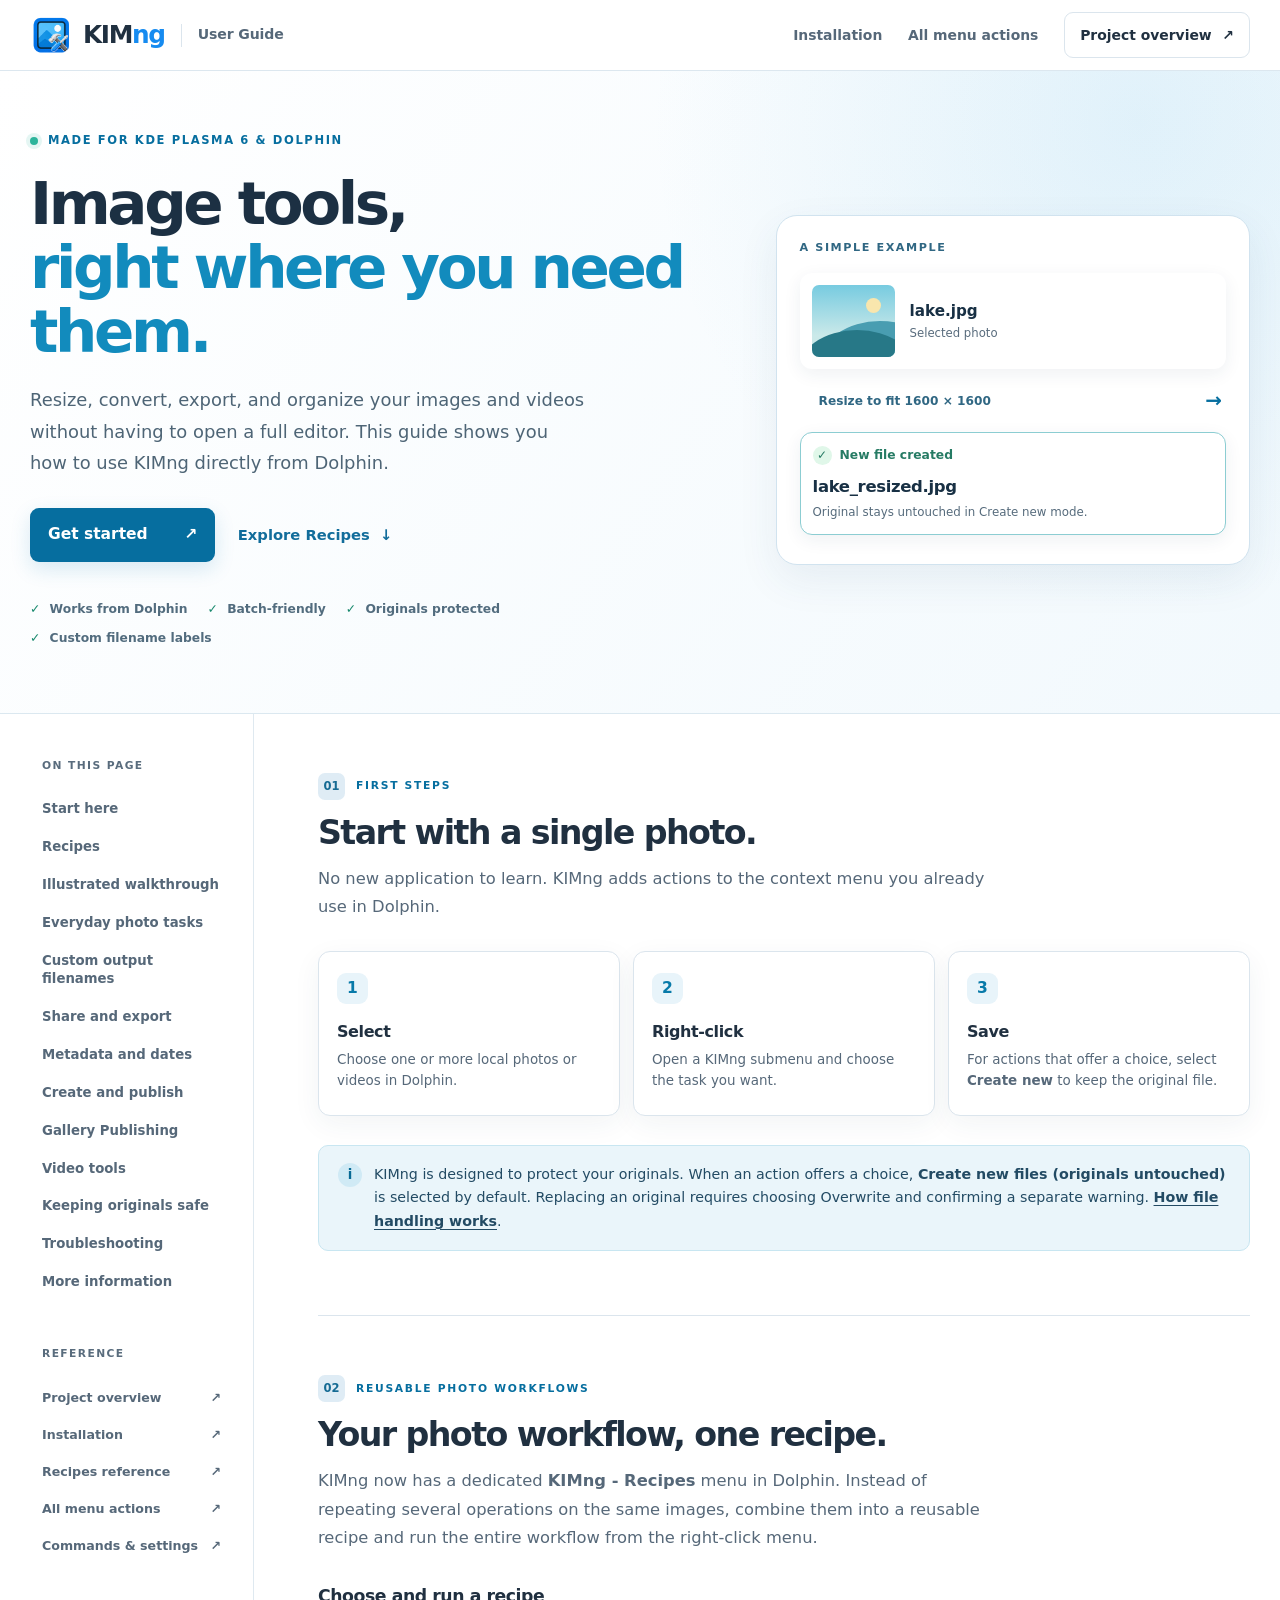
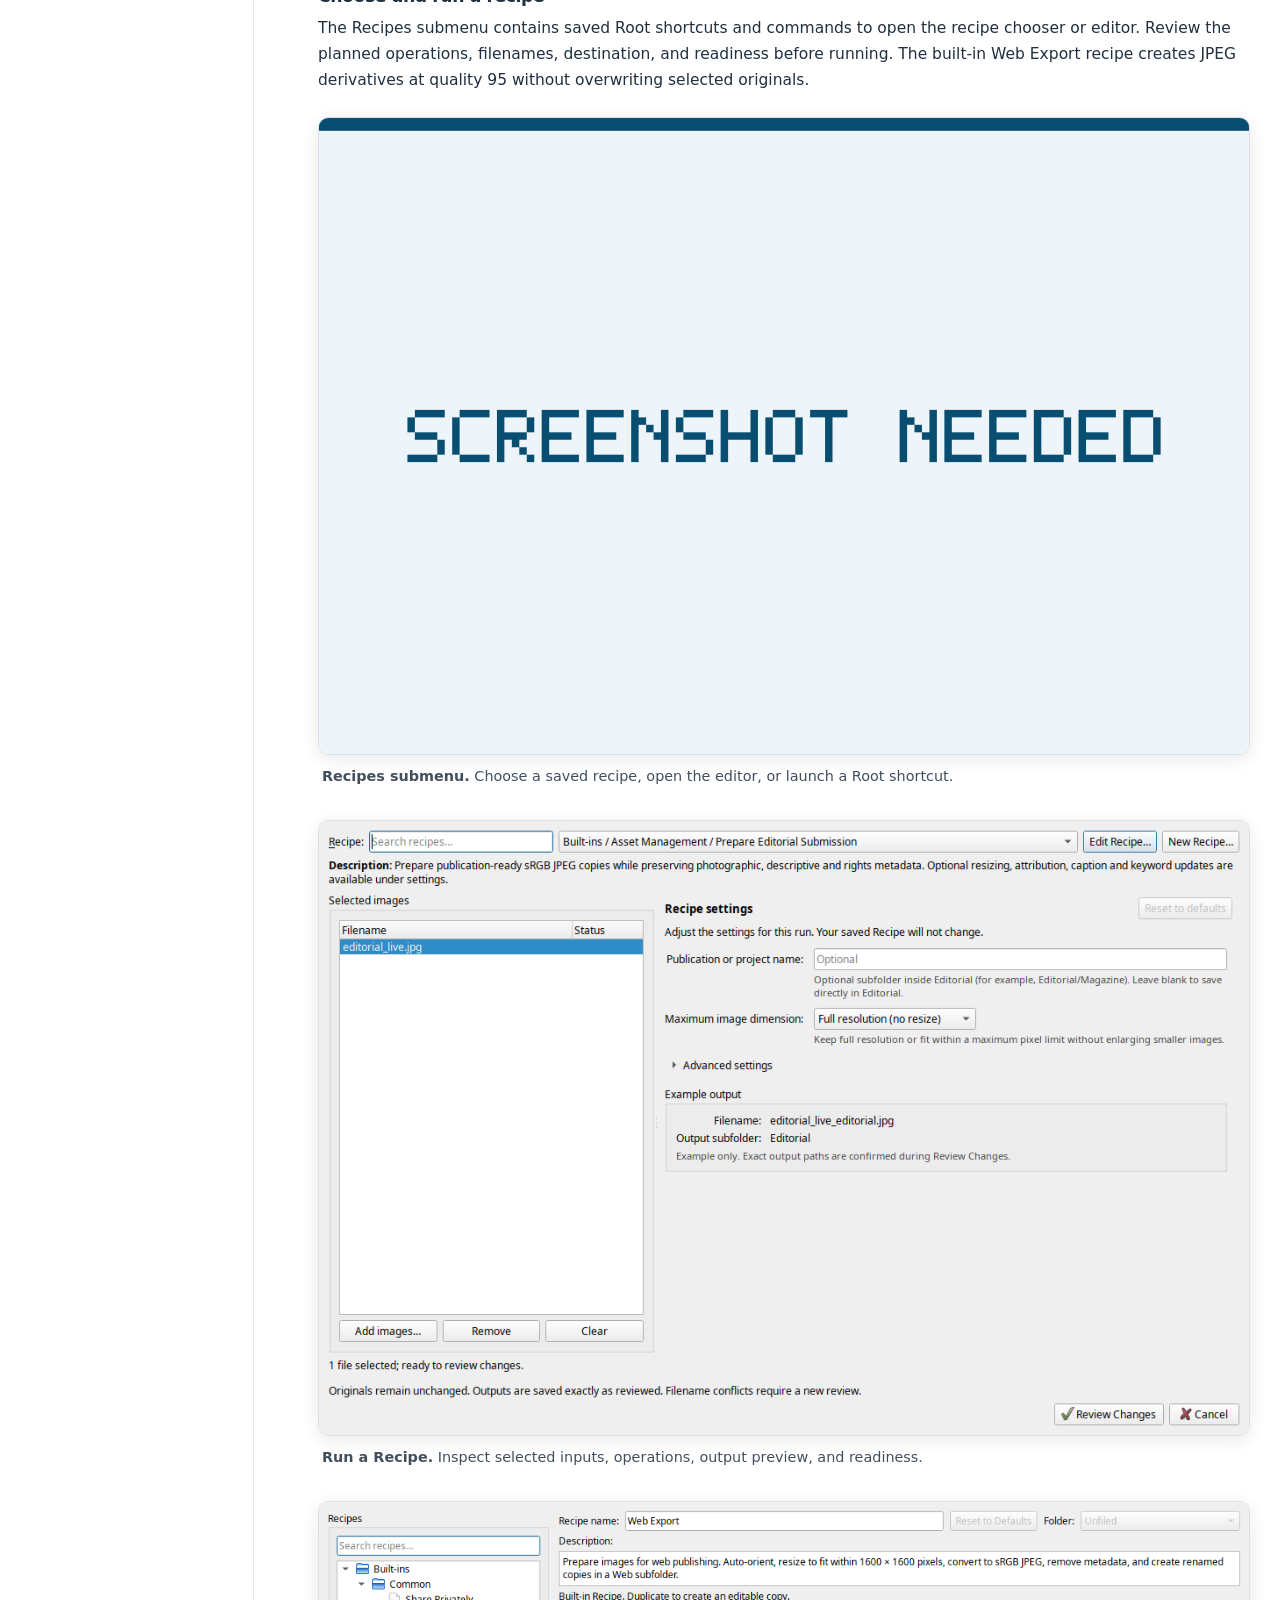
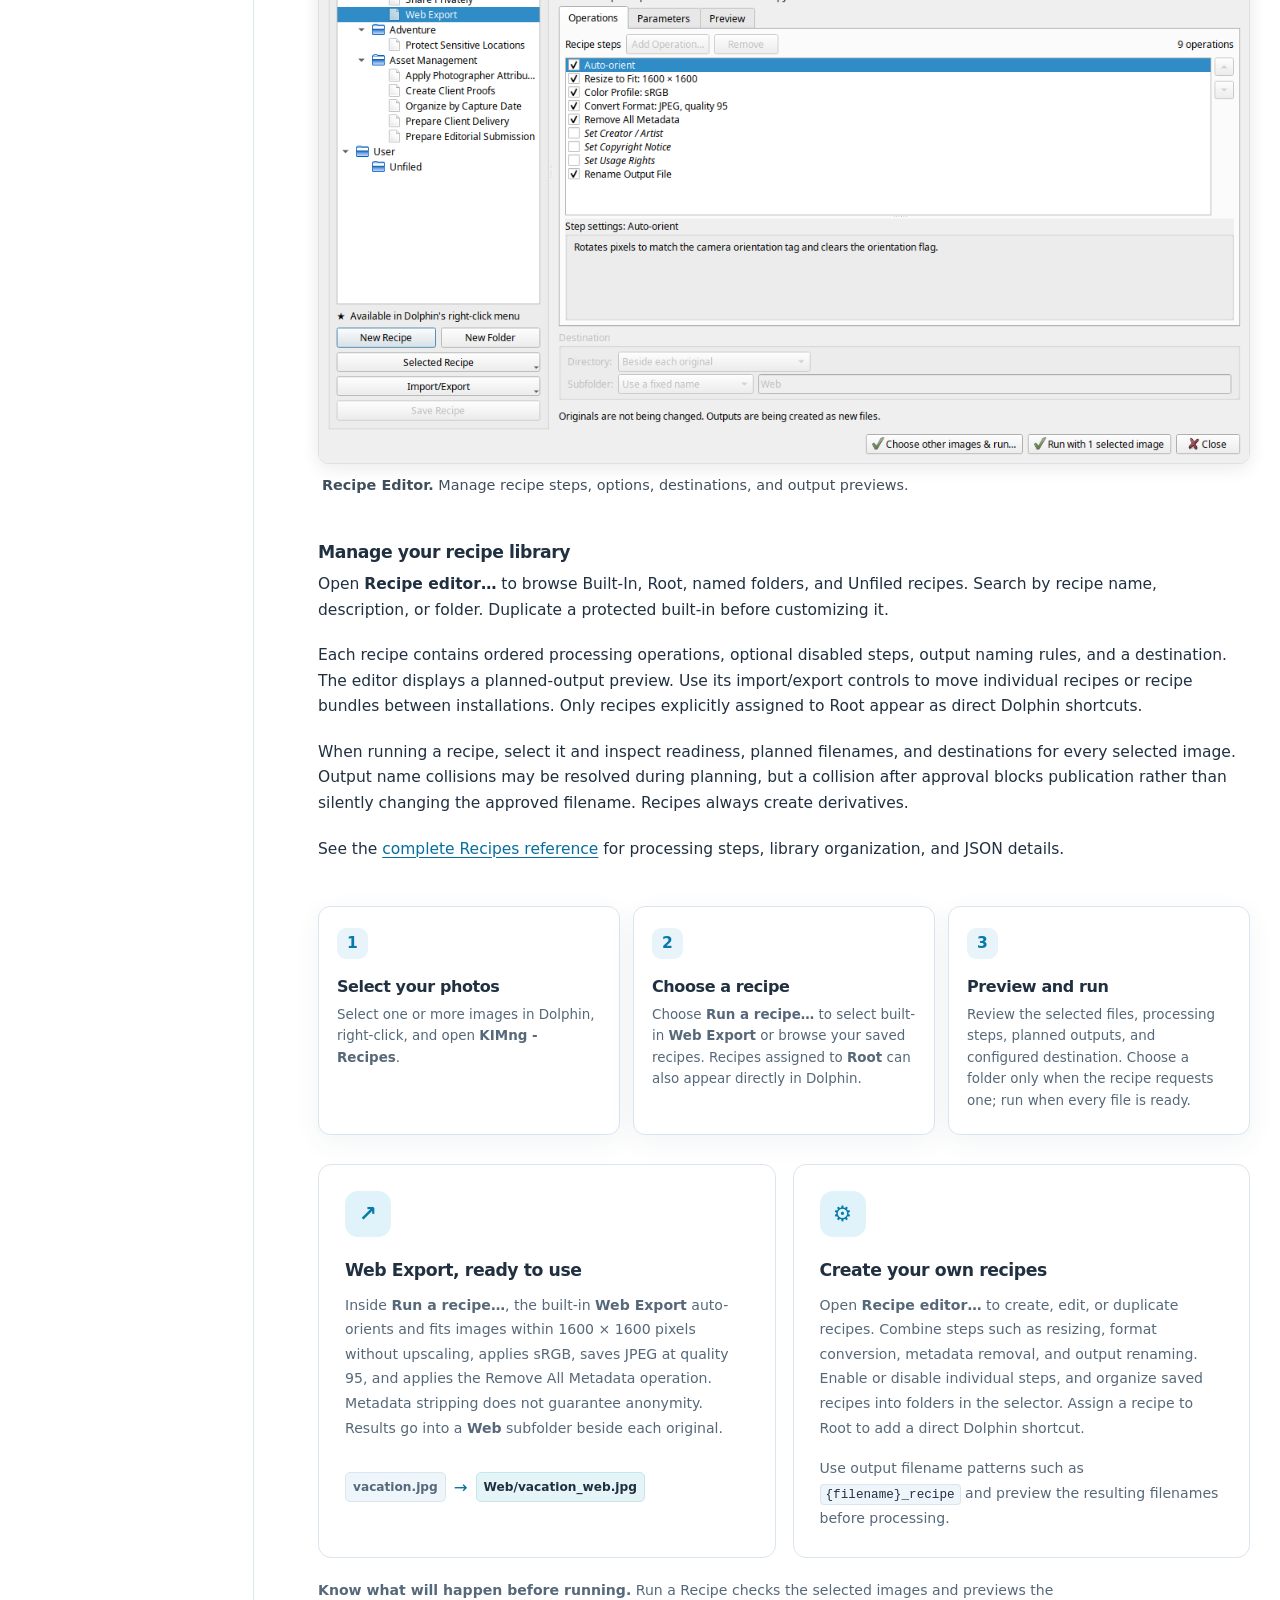
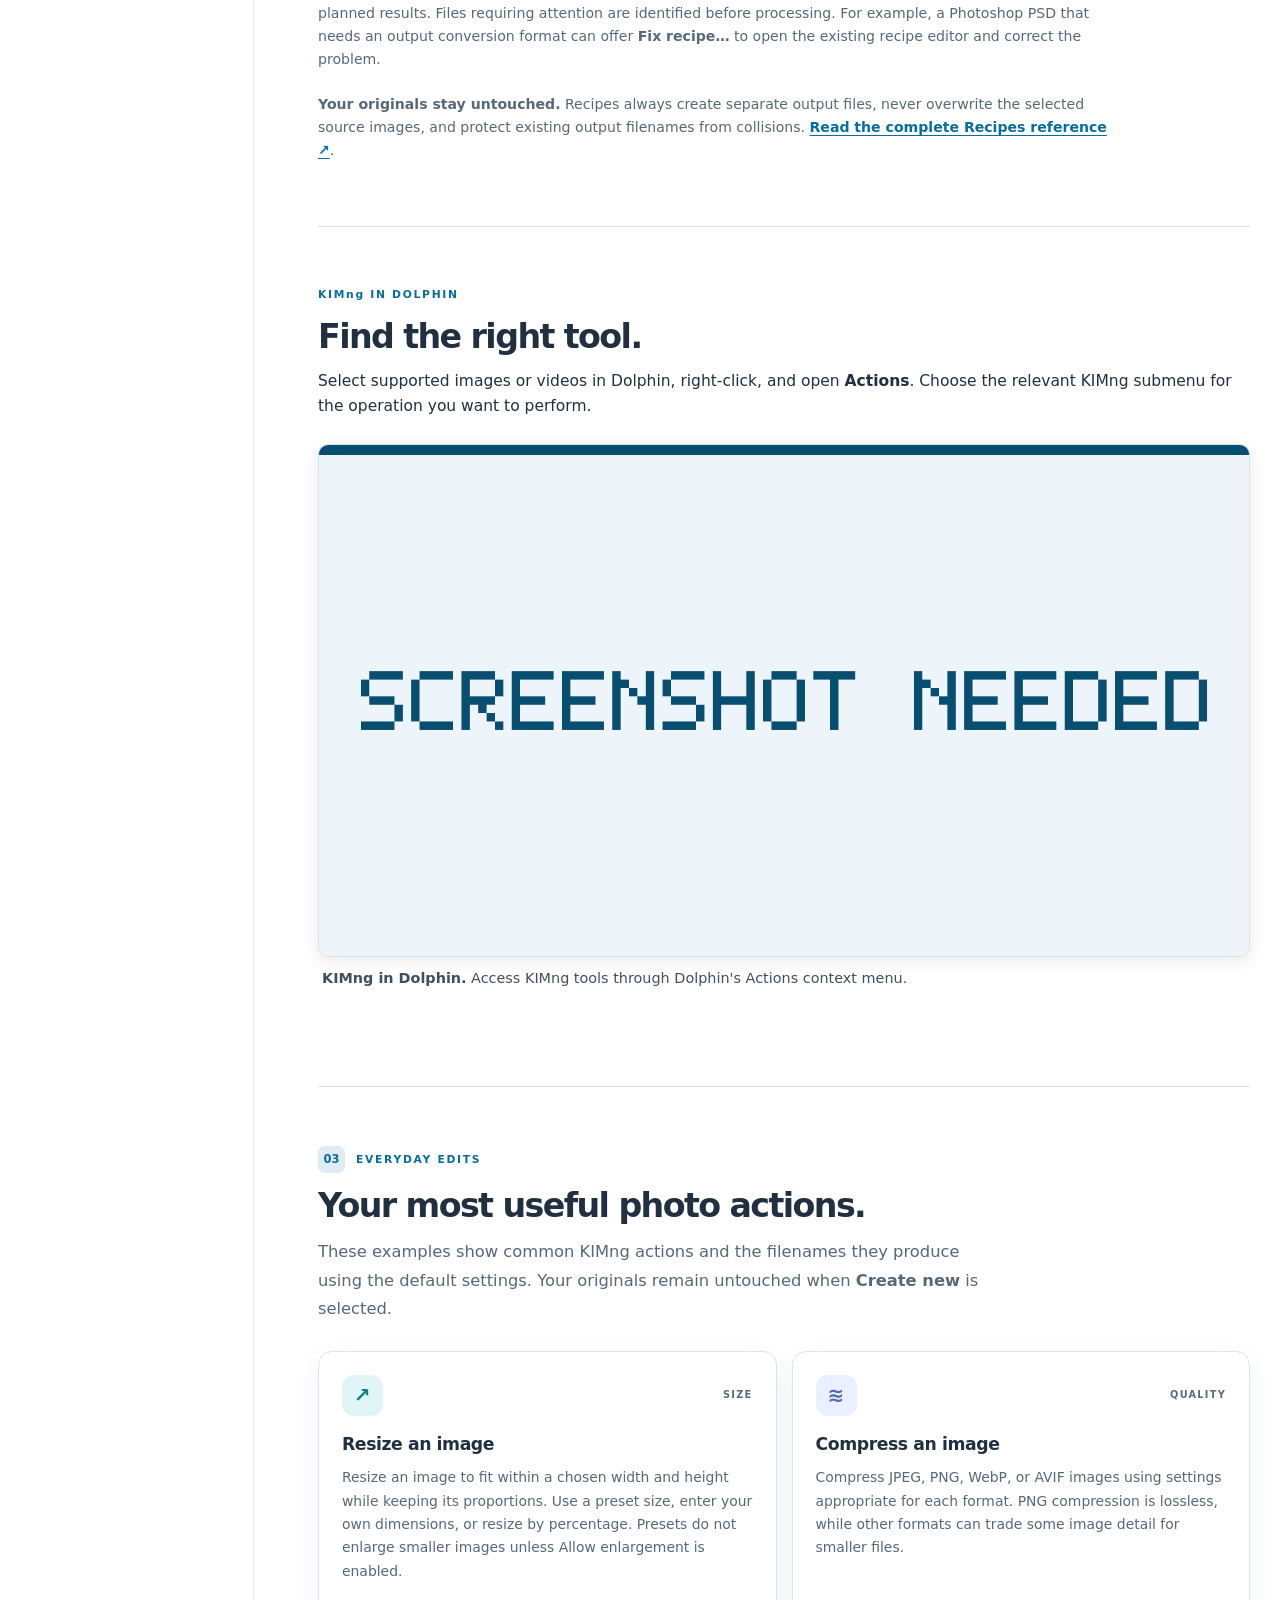
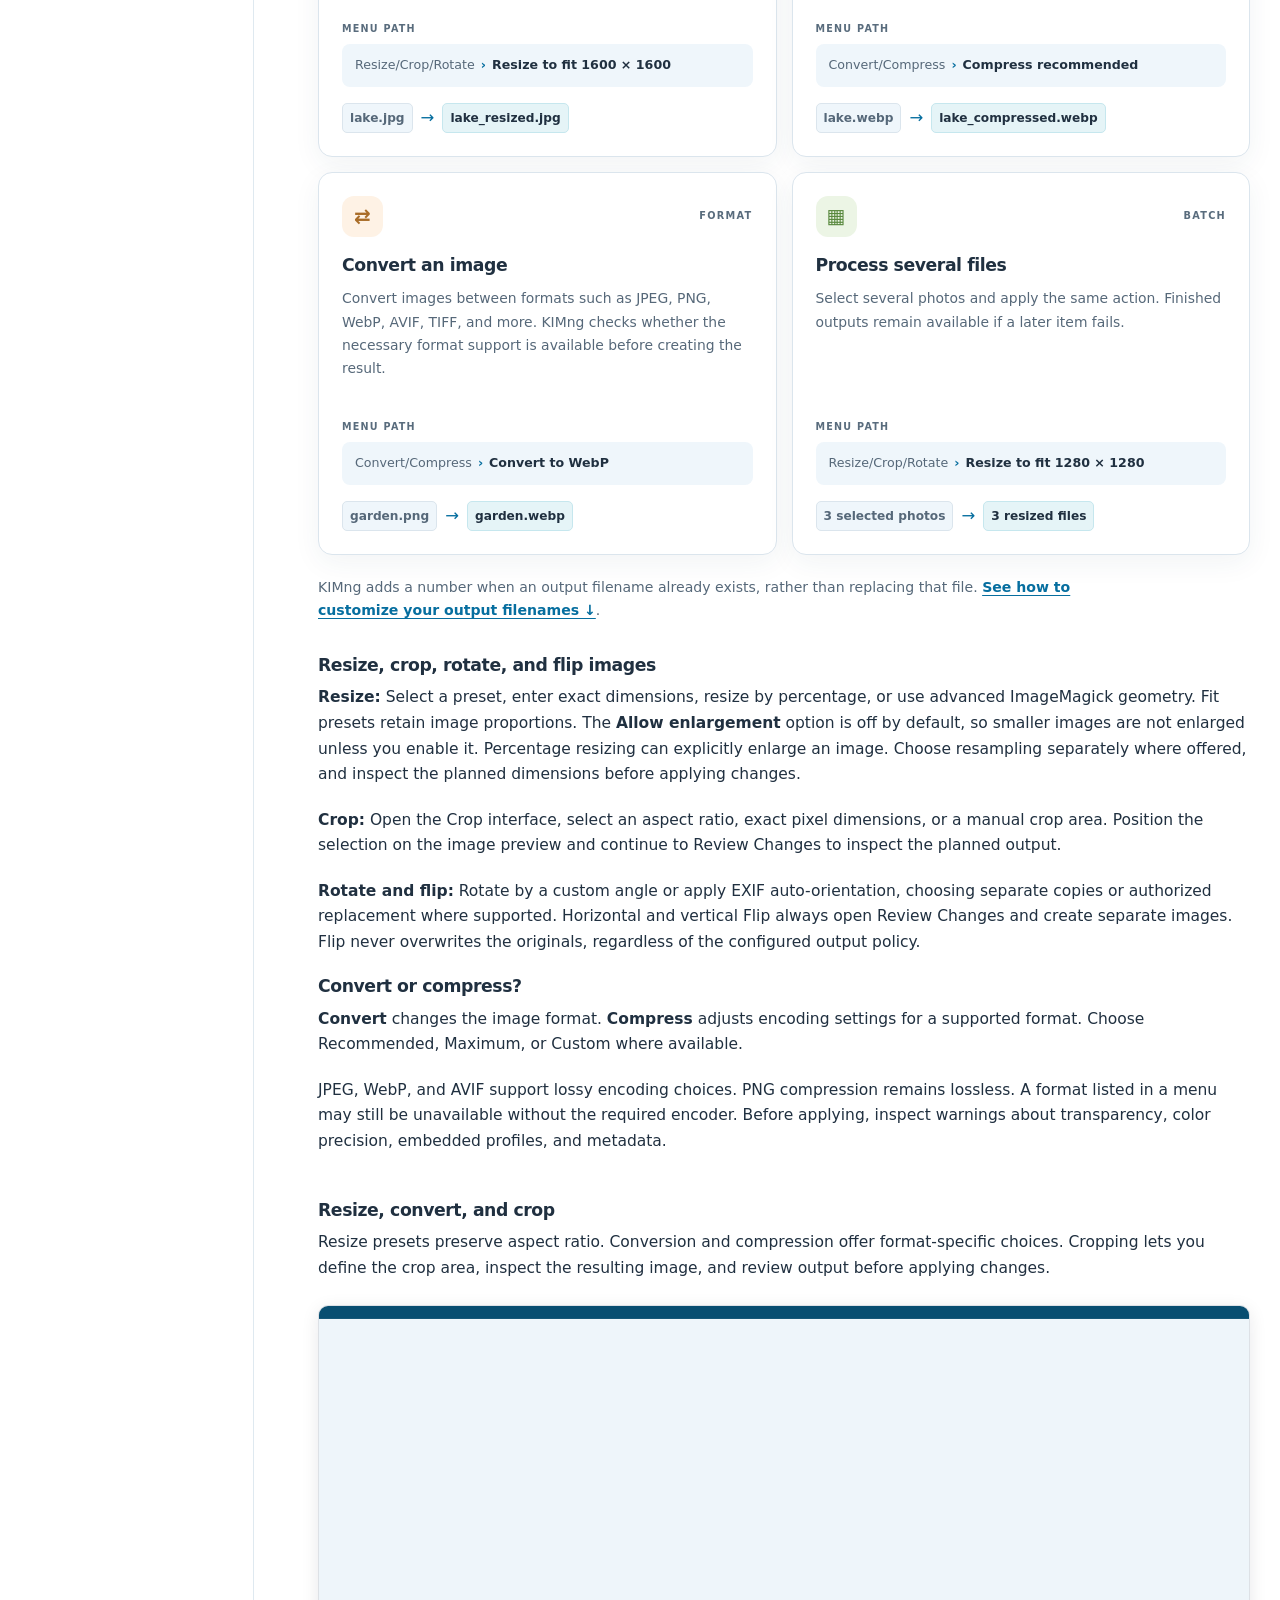
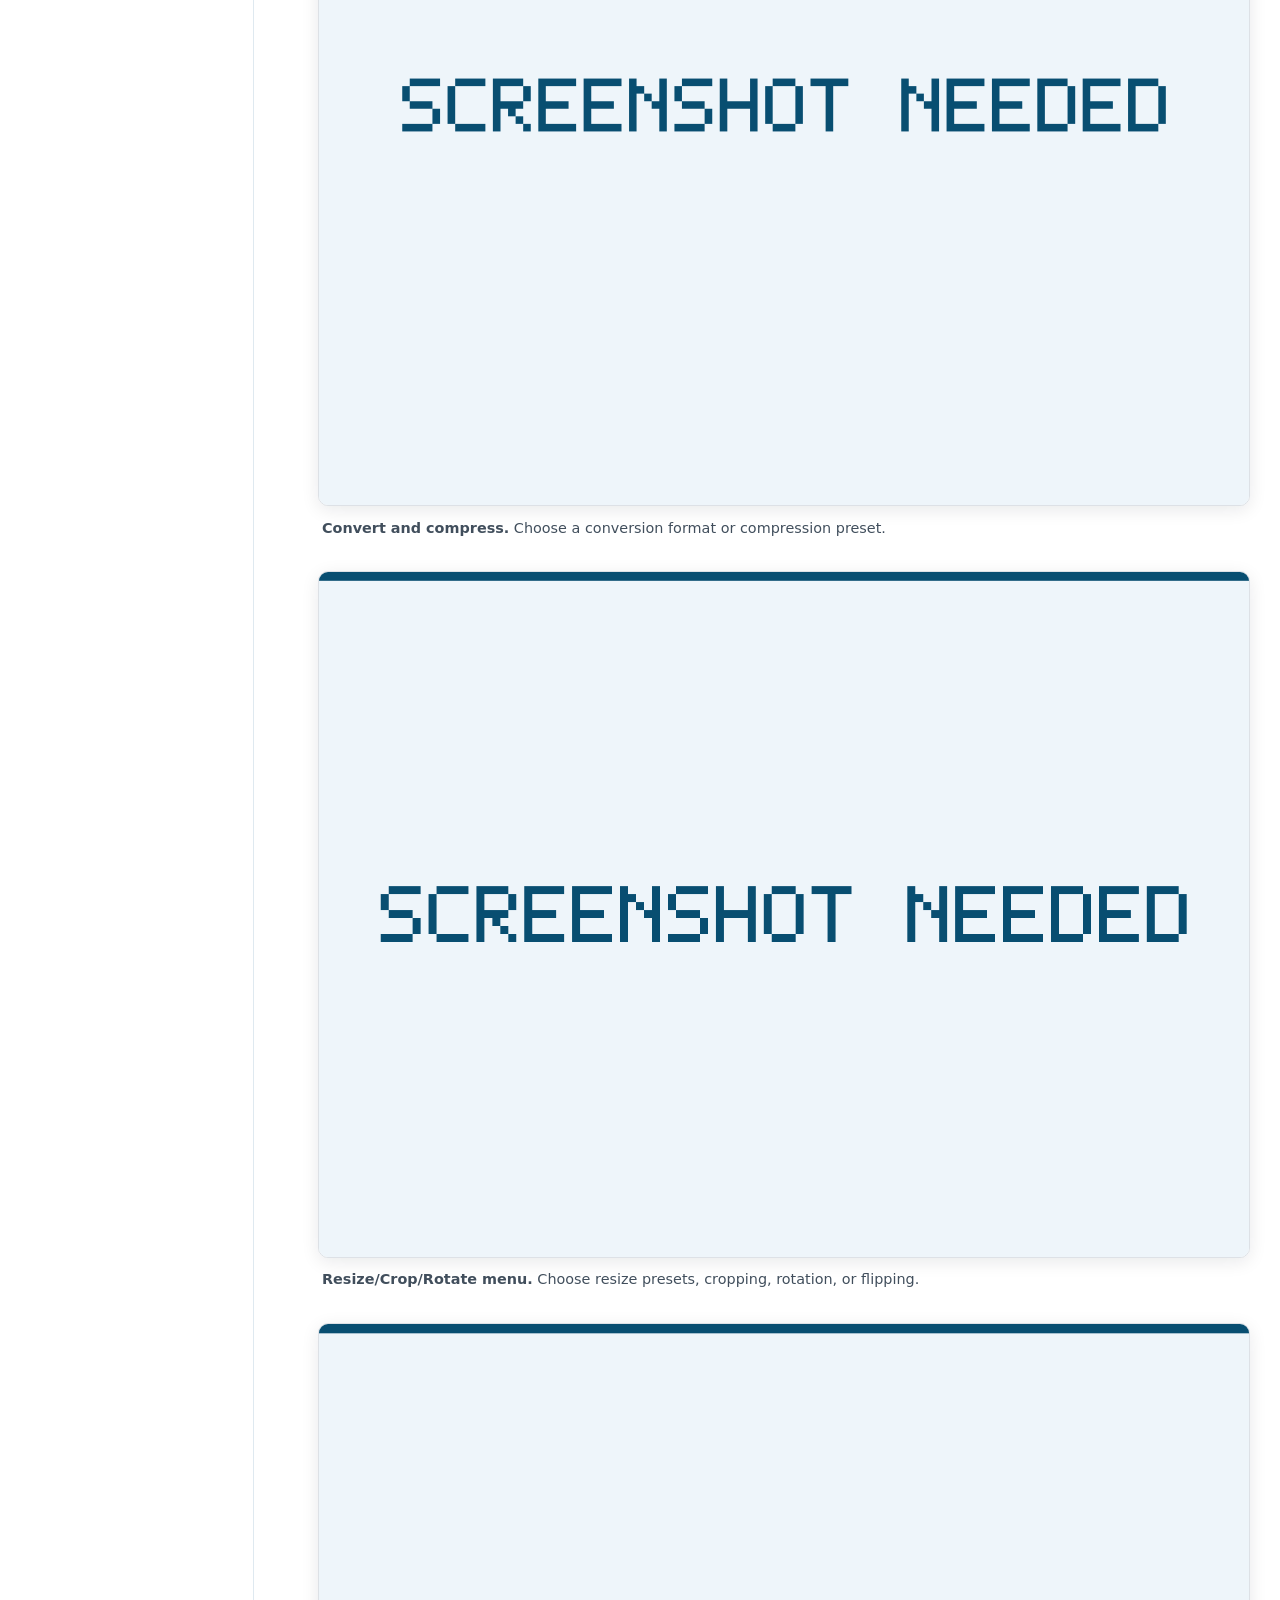
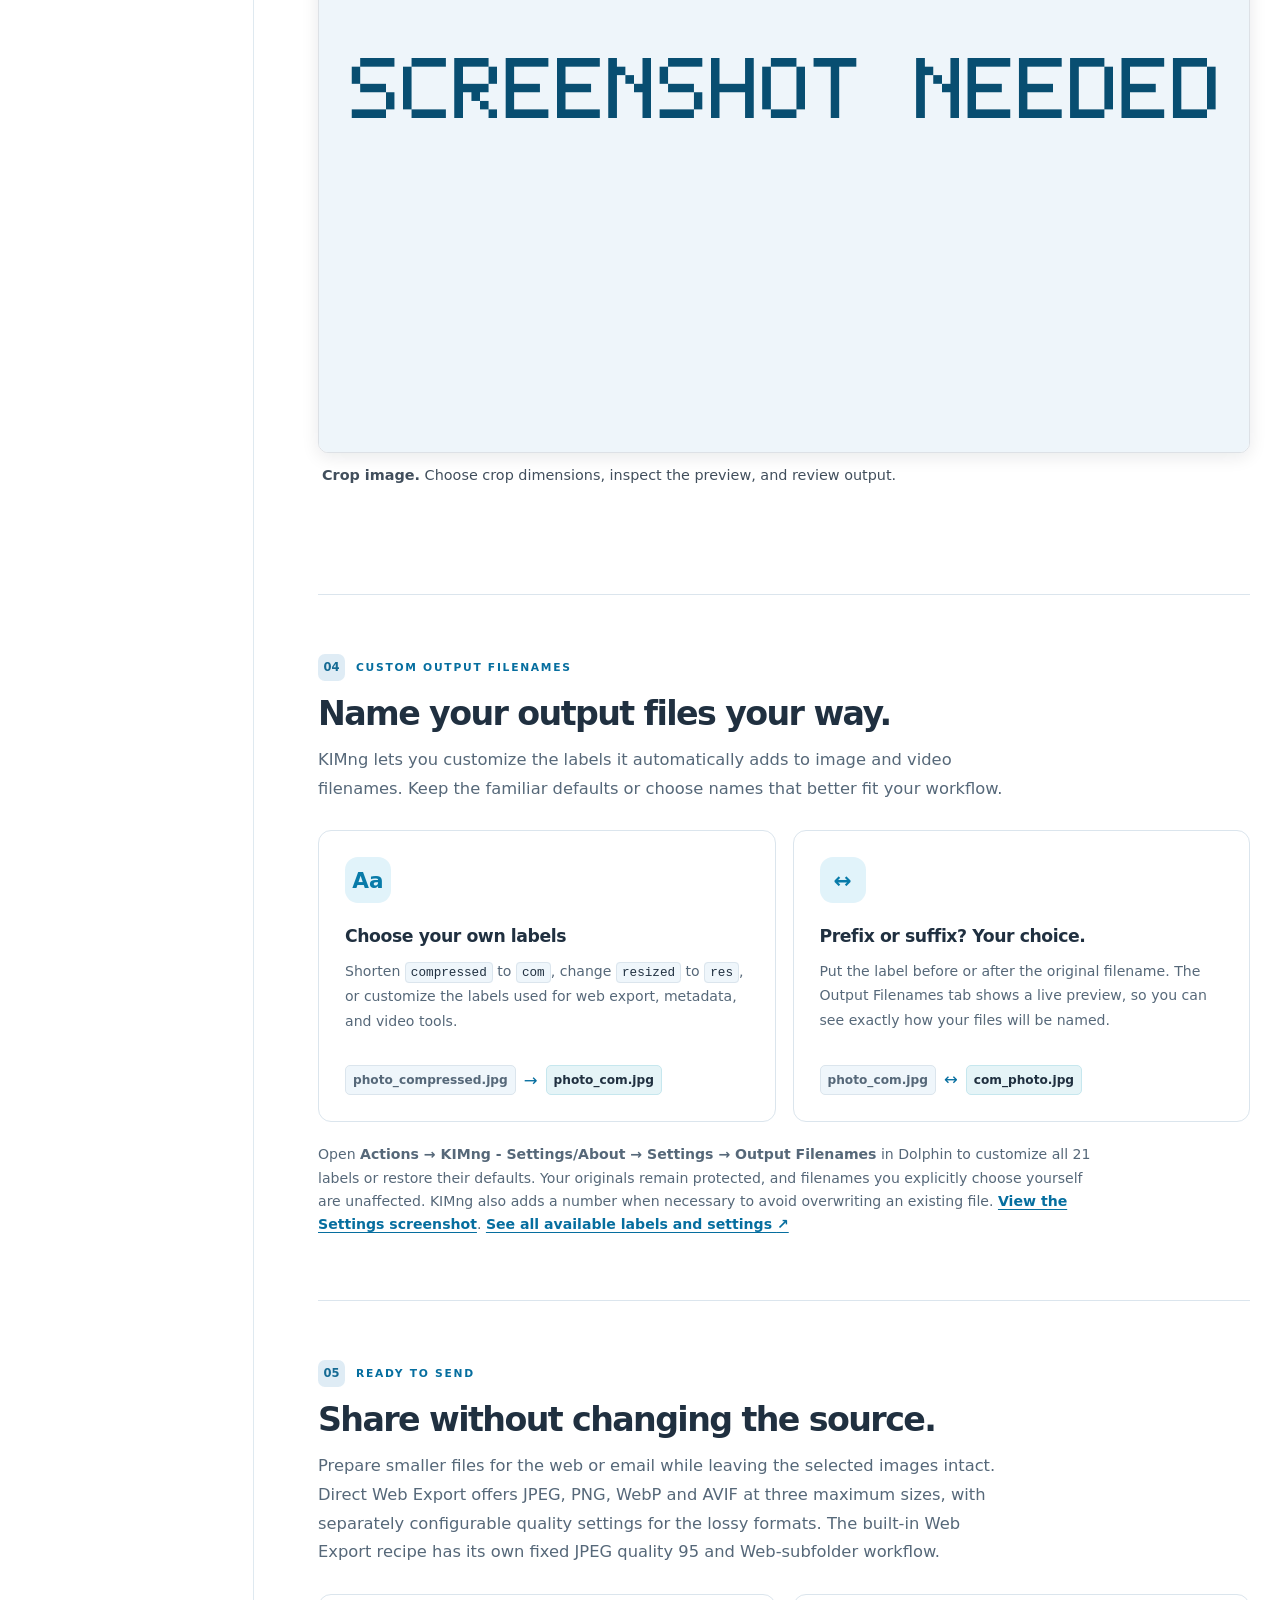
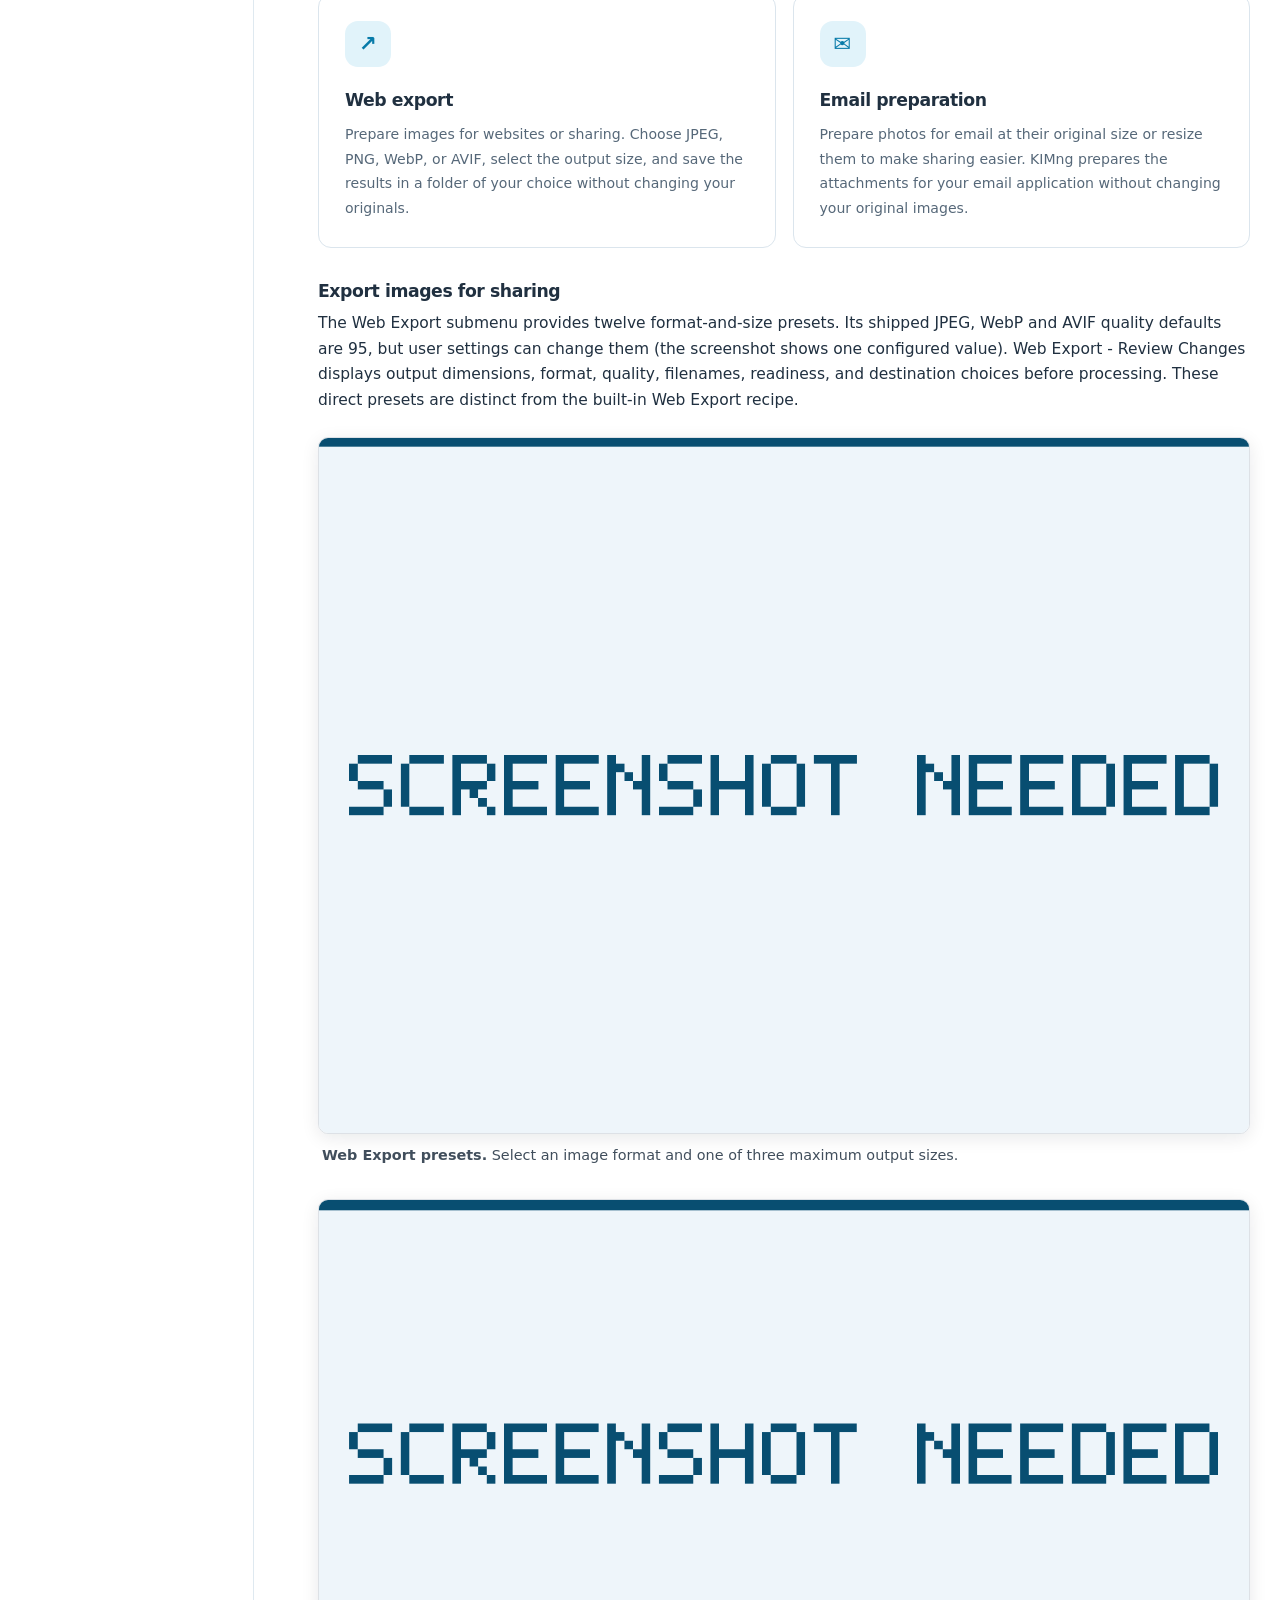
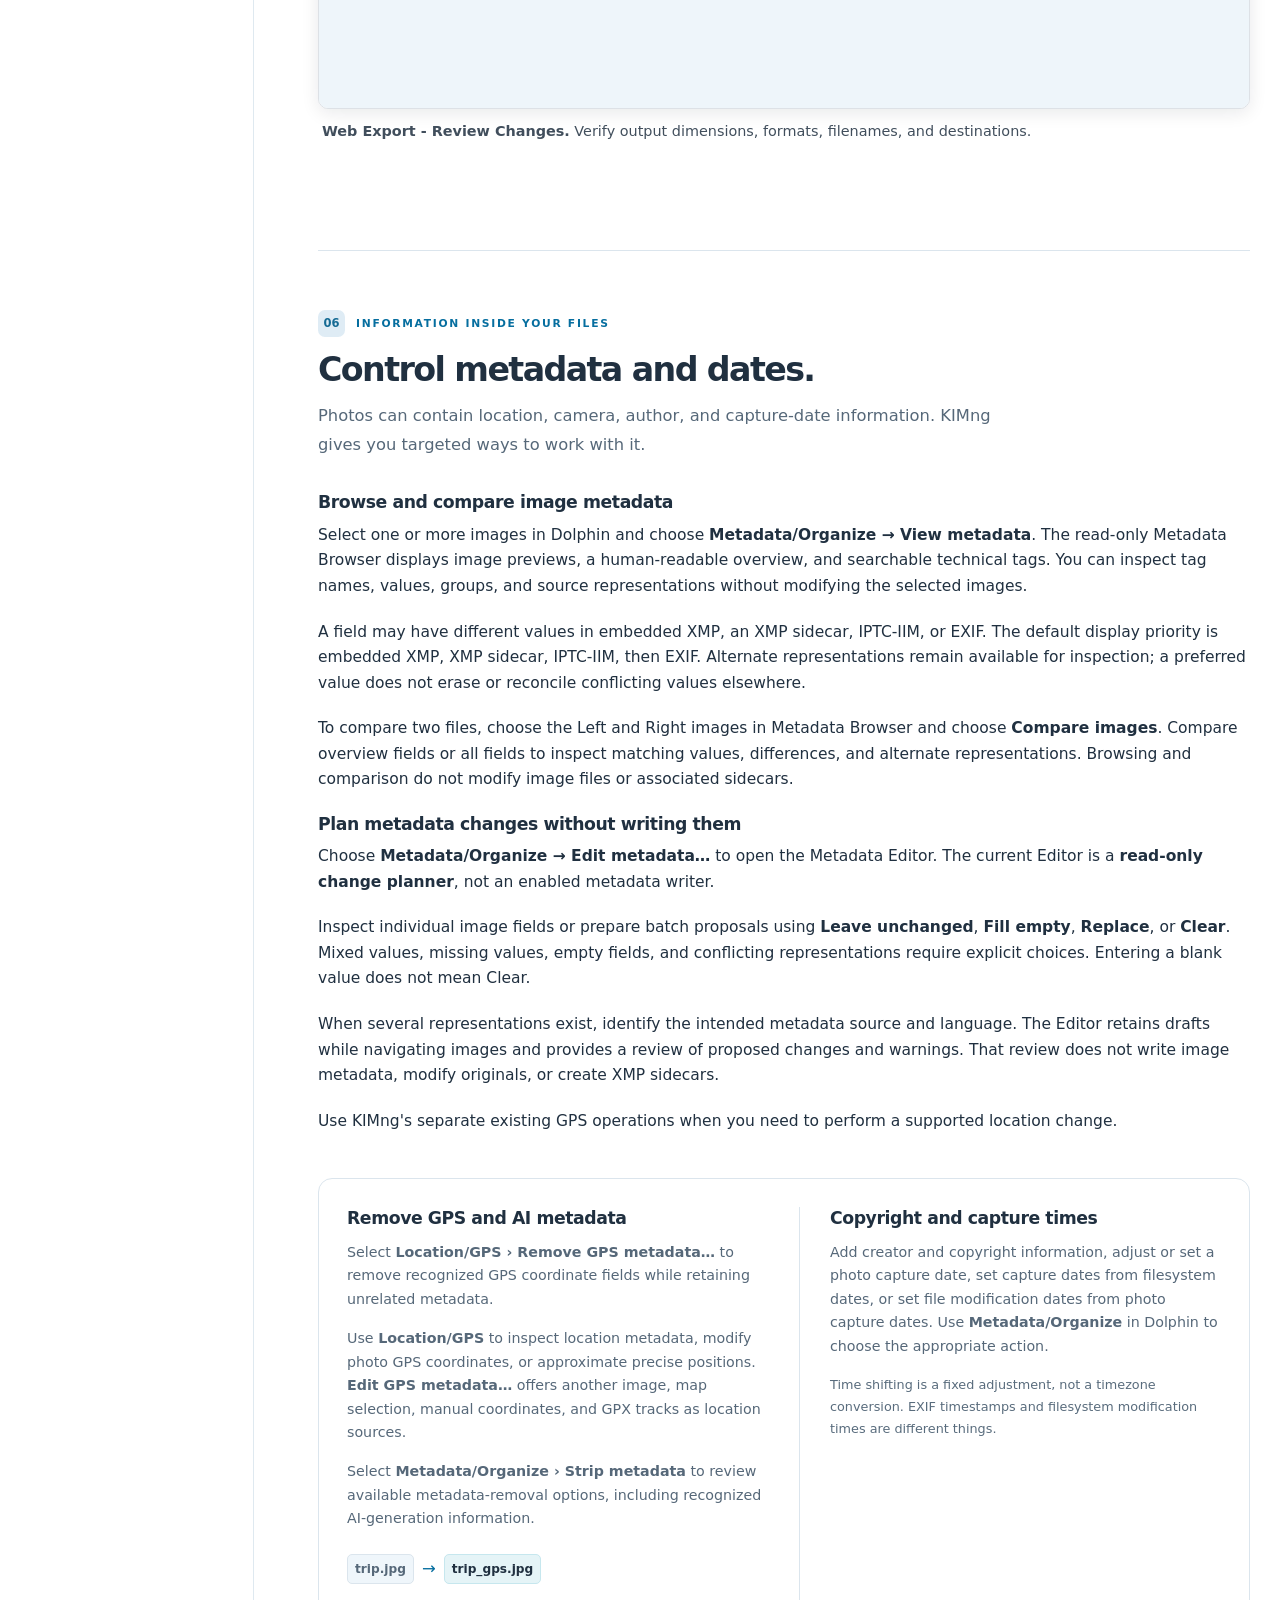
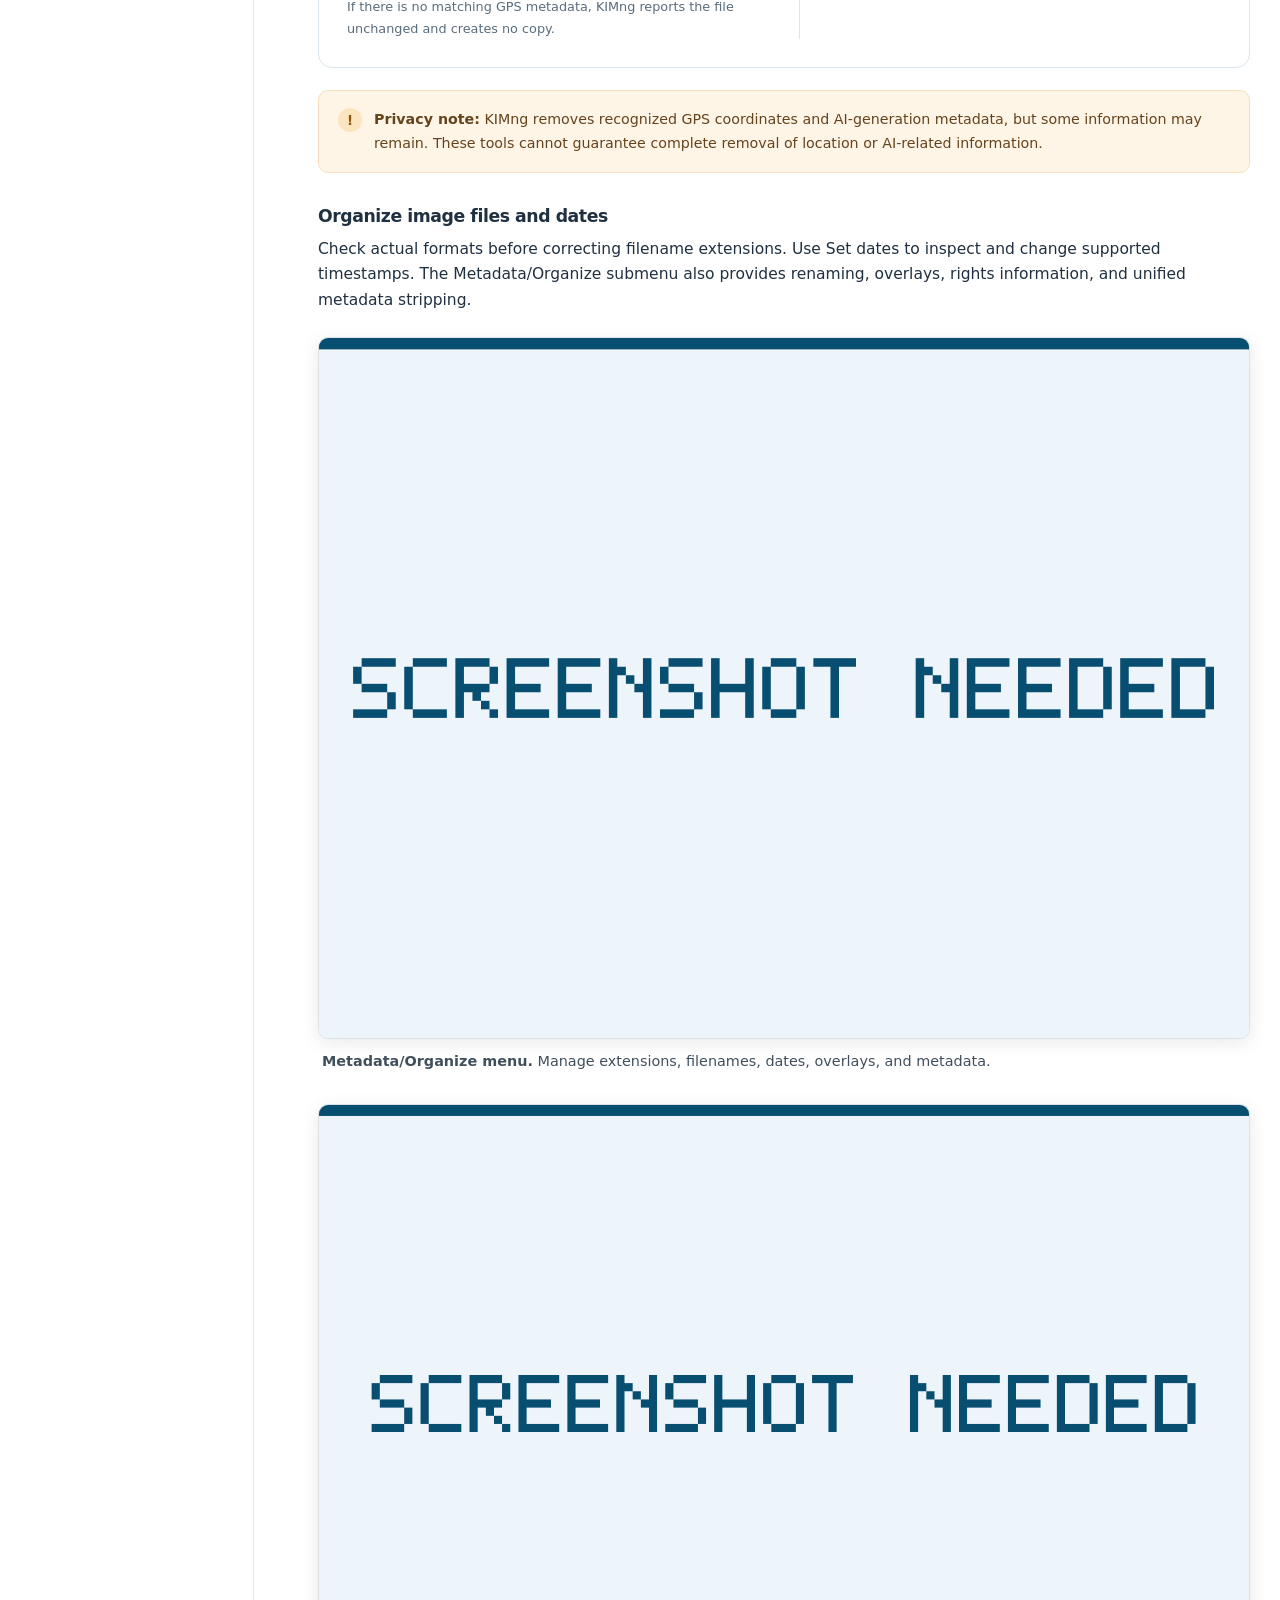
<file: docs/index.html>
<!doctype html>
<html lang="en">
<head>
  <meta charset="utf-8">
  <meta name="viewport" content="width=device-width, initial-scale=1">
  <meta name="description" content="KIMng provides image and video tools directly in KDE Plasma 6 and Dolphin.">
  <meta name="color-scheme" content="light">
  <title>KIMng User Guide</title>
  <link rel="stylesheet" href="work.css">
</head>
<body>
  <a class="skip-link" href="#main">Skip to main content</a>

  <header class="topbar">
    <div class="topbar-inner page-width">
      <a class="brand" href="#top" aria-label="KIMng User Guide home">
        <span class="brand-mark" aria-hidden="true"><img src="images/kimng-guide-icon.png" alt="" width="30" height="30"></span>
        <span class="brand-name">KIM<span>ng</span></span>
        <span class="brand-divider" aria-hidden="true"></span>
        <span class="brand-description">User Guide</span>
      </a>
      <nav class="top-actions" aria-label="Quick links">
        <a href="reference/INSTALL.html">Installation</a>
        <a href="reference/ACTIONS.html">All menu actions</a>
        <a class="top-action-primary" href="reference/README.html">Project overview <span aria-hidden="true">↗</span></a>
      </nav>
    </div>
  </header>

  <div id="top" class="hero">
    <div class="hero-inner page-width">
      <div class="hero-copy">
        <div class="hero-kicker"><span class="kicker-dot" aria-hidden="true"></span> Made for KDE Plasma 6 &amp; Dolphin</div>
        <h1>Image tools,<br><em>right where you need them.</em></h1>
        <p class="hero-lede">Resize, convert, export, and organize your images and videos without having to open a full editor. This guide shows you how to use KIMng directly from Dolphin.</p>
        <div class="hero-actions">
          <a class="hero-button" href="#start">Get started <span aria-hidden="true">↗</span></a>
          <a class="hero-secondary" href="#recipes">Explore Recipes <span aria-hidden="true">↓</span></a>
        </div>
        <div class="hero-facts" role="group" aria-label="Key facts">
          <span><span class="fact-check" aria-hidden="true">✓</span> Works from Dolphin</span>
          <span><span class="fact-check" aria-hidden="true">✓</span> Batch-friendly</span>
          <span><span class="fact-check" aria-hidden="true">✓</span> Originals protected</span>
          <span><span class="fact-check" aria-hidden="true">✓</span> Custom filename labels</span>
        </div>
      </div>
      <div class="hero-art" role="group" aria-label="Example showing an image and its resized copy">
        <div class="art-label">A simple example</div>
        <div class="art-file art-original">
          <div class="art-thumbnail" aria-hidden="true">
            <div class="art-sun"></div><div class="art-hill art-hill-back"></div><div class="art-hill art-hill-front"></div>
          </div>
          <div class="art-filename">lake.jpg</div>
          <div class="art-filetype">Selected photo</div>
        </div>
        <div class="art-process" aria-hidden="true"><span>Resize to fit 1600 × 1600</span><span class="art-arrow">→</span></div>
        <div class="art-file art-result">
          <div class="result-top"><span class="result-icon" aria-hidden="true">✓</span><span>New file created</span></div>
          <div class="result-name">lake_resized.jpg</div>
          <div class="result-detail">Original stays untouched in Create new mode.</div>
        </div>

      </div>
    </div>
  </div>

  <div class="layout page-width">
    <aside class="side-nav" aria-label="Guide contents">
      <nav class="side-nav-inner" aria-label="Main navigation">
        <p class="nav-heading">ON THIS PAGE</p>
        <a href="#start">Start here</a>
        <a href="#recipes">Recipes</a>
        <a href="#visual-guide">Illustrated walkthrough</a>
        <a href="#photos">Everyday photo tasks</a>
        <a href="#filenames">Custom output filenames</a>
        <a href="#sharing">Share and export</a>
        <a href="#metadata">Metadata and dates</a>
        <a href="#collections">Create and publish</a>
        <a href="#gallery-publishing">Gallery Publishing</a>
        <a href="#video">Video tools</a>
        <a href="#file-handling">Keeping originals safe</a>
        <a href="#troubleshooting">Troubleshooting</a>
        <a href="#references">More information</a>
        <div class="nav-separator"></div>
        <p class="nav-heading">REFERENCE</p>
        <a class="nav-external" href="reference/README.html">Project overview <span aria-hidden="true">↗</span></a>
        <a class="nav-external" href="reference/INSTALL.html">Installation <span aria-hidden="true">↗</span></a>
        <a class="nav-external" href="reference/RECIPES.html">Recipes reference <span aria-hidden="true">↗</span></a>
        <a class="nav-external" href="reference/ACTIONS.html">All menu actions <span aria-hidden="true">↗</span></a>
        <a class="nav-external" href="reference/commandconfig.html">Commands &amp; settings <span aria-hidden="true">↗</span></a>
        <a class="nav-external" href="reference/FORMATS.html">Supported formats <span aria-hidden="true">↗</span></a>
        <a class="nav-external" href="reference/DEVELOPMENT.html">Development &amp; testing <span aria-hidden="true">↗</span></a>
      </nav>
    </aside>

    <main id="main" class="main-content">
      <section id="start" class="content-section" aria-labelledby="start-title">
        <p class="section-eyebrow"><span class="section-index">01</span> FIRST STEPS</p>
        <h2 id="start-title">Start with a single photo.</h2>
        <p class="section-intro">No new application to learn. KIMng adds actions to the context menu you already use in Dolphin.</p>
        <div class="steps" role="group" aria-label="Three steps to use KIMng">
          <div class="step"><span class="step-number">1</span><div><h3>Select</h3><p>Choose one or more local photos or videos in Dolphin.</p></div></div>
          <div class="step"><span class="step-number">2</span><div><h3>Right-click</h3><p>Open a KIMng submenu and choose the task you want.</p></div></div>
          <div class="step"><span class="step-number">3</span><div><h3>Save</h3><p>For actions that offer a choice, select <strong>Create new</strong> to keep the original file.</p></div></div>
        </div>
        <div class="notice notice-info">
          <span class="notice-symbol" aria-hidden="true">i</span>
          <p>KIMng is designed to protect your originals. When an action offers a choice, <strong>Create new files (originals untouched)</strong> is selected by default. Replacing an original requires choosing Overwrite and confirming a separate warning. <a href="#file-handling">How file handling works</a>.</p>
        </div>
      </section>


      <section id="recipes" class="content-section" aria-labelledby="recipes-title">
        <p class="section-eyebrow"><span class="section-index">02</span> REUSABLE PHOTO WORKFLOWS</p>
        <h2 id="recipes-title">Your photo workflow, one recipe.</h2>
        <p class="section-intro">KIMng now has a dedicated <strong>KIMng - Recipes</strong> menu in Dolphin. Instead of repeating several operations on the same images, combine them into a reusable recipe and run the entire workflow from the right-click menu.</p>

<div class="kimng-doc-feature">
<h3>Choose and run a recipe</h3>
<p>The Recipes submenu contains saved Root shortcuts and commands to open the recipe chooser or editor. Review the planned operations, filenames, destination, and readiness before running. The built-in Web Export recipe creates JPEG derivatives at quality 95 without overwriting selected originals.</p>

<figure class="kimng-doc-shot" id="shot-06">
  <a href="images/screenshots/06-recipes.png" title="View full-size Recipes submenu screenshot">
    <img src="images/screenshots/06-recipes.png"
         alt="Screenshot needed: 06 recipes"
         width="873" height="597"
         loading="lazy" decoding="async">
  </a>
  <figcaption><strong>Recipes submenu.</strong> Choose a saved recipe, open the editor, or launch a Root shortcut.</figcaption>
</figure>

<figure class="kimng-doc-shot" id="shot-11">
  <a href="images/screenshots/11-run-recipe.png" title="View full-size Run a Recipe screenshot">
    <img src="images/screenshots/11-run-recipe.png"
         alt="Screenshot needed: 11 run recipe"
         width="1236" height="971"
         loading="lazy" decoding="async">
  </a>
  <figcaption><strong>Run a Recipe.</strong> Inspect selected inputs, operations, output preview, and readiness.</figcaption>
</figure>

<figure class="kimng-doc-shot" id="shot-12">
  <a href="images/screenshots/12-recipe-editor.png" title="View full-size Recipe Editor screenshot">
    <img src="images/screenshots/12-recipe-editor.png"
         alt="Screenshot needed: 12 recipe editor"
         width="1247" height="991"
         loading="lazy" decoding="async">
  </a>
  <figcaption><strong>Recipe Editor.</strong> Manage recipe steps, options, destinations, and output previews.</figcaption>
</figure>
</div>
<div class="kimng-doc-feature">
<h3>Manage your recipe library</h3>

<p>Open <strong>Recipe editor…</strong> to browse Built-In,
Root, named folders, and Unfiled recipes. Search by recipe
name, description, or folder. Duplicate a protected built-in
before customizing it.</p>

<p>Each recipe contains ordered processing operations,
optional disabled steps, output naming rules, and a
destination. The editor displays a planned-output preview.
Use its import/export controls to move individual recipes
or recipe bundles between installations. Only recipes
explicitly assigned to Root appear as direct Dolphin
shortcuts.</p>

<p>When running a recipe, select it and inspect readiness,
planned filenames, and destinations for every selected
image. Output name collisions may be resolved during
planning, but a collision after approval blocks publication
rather than silently changing the approved filename.
Recipes always create derivatives.</p>

<p>See the <a href="reference/RECIPES.html">complete Recipes
reference</a> for processing steps, library organization,
and JSON details.</p>
</div>
<div class="steps" role="group" aria-label="Running a recipe from Dolphin">
          <div class="step">
            <span class="step-number">1</span>
            <div>
              <h3>Select your photos</h3>
              <p>Select one or more images in Dolphin, right-click, and open <strong>KIMng - Recipes</strong>.</p>
            </div>
          </div>
          <div class="step">
            <span class="step-number">2</span>
            <div>
              <h3>Choose a recipe</h3>
              <p>Choose <strong>Run a recipe…</strong> to select built-in <strong>Web Export</strong> or browse your saved recipes. Recipes assigned to <strong>Root</strong> can also appear directly in Dolphin.</p>
            </div>
          </div>
          <div class="step">
            <span class="step-number">3</span>
            <div>
              <h3>Preview and run</h3>
              <p>Review the selected files, processing steps, planned outputs, and configured destination. Choose a folder only when the recipe requests one; run when every file is ready.</p>
            </div>
          </div>
        </div>

        <div class="feature-pair">
          <article class="feature-block">
            <div class="feature-symbol" aria-hidden="true">↗</div>
            <h3>Web Export, ready to use</h3>
            <p>Inside <strong>Run a recipe…</strong>, the built-in <strong>Web Export</strong> auto-orients and fits images within 1600 × 1600 pixels without upscaling, applies sRGB, saves JPEG at quality 95, and applies the Remove All Metadata operation. Metadata stripping does not guarantee anonymity. Results go into a <strong>Web</strong> subfolder beside each original.</p>
            <div class="output">
              <span>vacation.jpg</span>
              <span class="output-arrow" aria-hidden="true">→</span>
              <strong>Web/vacation_web.jpg</strong>
            </div>
          </article>

          <article class="feature-block">
            <div class="feature-symbol" aria-hidden="true">⚙</div>
            <h3>Create your own recipes</h3>
            <p>Open <strong>Recipe editor…</strong> to create, edit, or duplicate recipes. Combine steps such as resizing, format conversion, metadata removal, and output renaming. Enable or disable individual steps, and organize saved recipes into folders in the selector. Assign a recipe to Root to add a direct Dolphin shortcut.</p>
            <p>Use output filename patterns such as <code>{filename}_recipe</code> and preview the resulting filenames before processing.</p>
          </article>
        </div>

        <p class="section-footnote"><strong>Know what will happen before running.</strong> Run a Recipe checks the selected images and previews the planned results. Files requiring attention are identified before processing. For example, a Photoshop PSD that needs an output conversion format can offer <strong>Fix recipe…</strong> to open the existing recipe editor and correct the problem.</p>

        <p class="section-footnote"><strong>Your originals stay untouched.</strong> Recipes always create separate output files, never overwrite the selected source images, and protect existing output filenames from collisions. <a href="reference/RECIPES.html">Read the complete Recipes reference <span aria-hidden="true">↗</span></a>.</p>
      </section>

      <section id="visual-guide" class="content-section" aria-labelledby="visual-guide-title">
<p class="section-eyebrow">KIMng IN DOLPHIN</p>
<h2 id="visual-guide-title">Find the right tool.</h2>
<p>Select supported images or videos in Dolphin, right-click, and open <strong>Actions</strong>. Choose the relevant KIMng submenu for the operation you want to perform.</p>

<figure class="kimng-doc-shot" id="shot-01">
  <a href="images/screenshots/01-main-menu.png" title="View full-size KIMng in Dolphin screenshot">
    <img src="images/screenshots/01-main-menu.png"
         alt="Screenshot needed: 01 main menu"
         width="1110" height="610"
         loading="lazy" decoding="async">
  </a>
  <figcaption><strong>KIMng in Dolphin.</strong> Access KIMng tools through Dolphin&#x27;s Actions context menu.</figcaption>
</figure>
</section>
<section id="photos" class="content-section" aria-labelledby="photos-title">
        <p class="section-eyebrow"><span class="section-index">03</span> EVERYDAY EDITS</p>
        <h2 id="photos-title">Your most useful photo actions.</h2>
        <p class="section-intro">These examples show common KIMng actions and the filenames they produce using the default settings. Your originals remain untouched when <strong>Create new</strong> is selected.</p>
        <div class="task-grid">
          <article class="task-card">
            <div class="task-card-top"><span class="task-icon icon-resize" aria-hidden="true">↗</span><span class="task-type">SIZE</span></div>
            <h3>Resize an image</h3>
            <p>Resize an image to fit within a chosen width and height while keeping its proportions. Use a preset size, enter your own dimensions, or resize by percentage. Presets do not enlarge smaller images unless Allow enlargement is enabled.</p>
            <p class="menu-label">MENU PATH</p>
            <div class="menu-path">Resize/Crop/Rotate <span aria-hidden="true">›</span> <strong>Resize to fit 1600 × 1600</strong></div>
            <div class="output"><span>lake.jpg</span><span class="output-arrow" aria-hidden="true">→</span><strong>lake_resized.jpg</strong></div>
          </article>
          <article class="task-card">
            <div class="task-card-top"><span class="task-icon icon-compress" aria-hidden="true">≋</span><span class="task-type">QUALITY</span></div>
            <h3>Compress an image</h3>
            <p>Compress JPEG, PNG, WebP, or AVIF images using settings appropriate for each format. PNG compression is lossless, while other formats can trade some image detail for smaller files.</p>
            <p class="menu-label">MENU PATH</p>
            <div class="menu-path">Convert/Compress <span aria-hidden="true">›</span> <strong>Compress recommended</strong></div>
            <div class="output"><span>lake.webp</span><span class="output-arrow" aria-hidden="true">→</span><strong>lake_compressed.webp</strong></div>
          </article>
          <article class="task-card">
            <div class="task-card-top"><span class="task-icon icon-convert" aria-hidden="true">⇄</span><span class="task-type">FORMAT</span></div>
            <h3>Convert an image</h3>
            <p>Convert images between formats such as JPEG, PNG, WebP, AVIF, TIFF, and more. KIMng checks whether the necessary format support is available before creating the result.</p>
            <p class="menu-label">MENU PATH</p>
            <div class="menu-path">Convert/Compress <span aria-hidden="true">›</span> <strong>Convert to WebP</strong></div>
            <div class="output"><span>garden.png</span><span class="output-arrow" aria-hidden="true">→</span><strong>garden.webp</strong></div>
          </article>
          <article class="task-card">
            <div class="task-card-top"><span class="task-icon icon-batch" aria-hidden="true">▦</span><span class="task-type">BATCH</span></div>
            <h3>Process several files</h3>
            <p>Select several photos and apply the same action. Finished outputs remain available if a later item fails.</p>
            <p class="menu-label">MENU PATH</p>
            <div class="menu-path">Resize/Crop/Rotate <span aria-hidden="true">›</span> <strong>Resize to fit 1280 × 1280</strong></div>
            <div class="output"><span>3 selected photos</span><span class="output-arrow" aria-hidden="true">→</span><strong>3 resized files</strong></div>
          </article>
        </div>
        <p class="section-footnote">KIMng adds a number when an output filename already exists, rather than replacing that file. <a href="#filenames">See how to customize your output filenames <span aria-hidden="true">↓</span></a>.</p>

<div class="kimng-doc-feature">
<h3>Resize, crop, rotate, and flip images</h3>

<p><strong>Resize:</strong> Select a preset, enter exact
dimensions, resize by percentage, or use advanced ImageMagick
geometry. Fit presets retain image proportions. The
<strong>Allow enlargement</strong> option is off by default,
so smaller images are not enlarged unless you enable it.
Percentage resizing can explicitly enlarge an image.
Choose resampling separately where offered, and inspect
the planned dimensions before applying changes.</p>

<p><strong>Crop:</strong> Open the Crop interface, select an
aspect ratio, exact pixel dimensions, or a manual crop area.
Position the selection on the image preview and continue to
Review Changes to inspect the planned output.</p>

<p><strong>Rotate and flip:</strong> Rotate by a custom angle
or apply EXIF auto-orientation, choosing separate copies or
authorized replacement where supported. Horizontal and
vertical Flip always open Review Changes and create separate
images. Flip never overwrites the originals, regardless of
the configured output policy.</p>

<h3>Convert or compress?</h3>

<p><strong>Convert</strong> changes the image format.
<strong>Compress</strong> adjusts encoding settings for a
supported format. Choose Recommended, Maximum, or Custom
where available.</p>

<p>JPEG, WebP, and AVIF support lossy encoding choices.
PNG compression remains lossless. A format listed in a menu
may still be unavailable without the required encoder.
Before applying, inspect warnings about transparency,
color precision, embedded profiles, and metadata.</p>
</div>
<div class="kimng-doc-feature">
<h3>Resize, convert, and crop</h3>
<p>Resize presets preserve aspect ratio. Conversion and compression offer format-specific choices. Cropping lets you define the crop area, inspect the resulting image, and review output before applying changes.</p>

<figure class="kimng-doc-shot" id="shot-02">
  <a href="images/screenshots/02-convert-compress.png" title="View full-size Convert and compress screenshot">
    <img src="images/screenshots/02-convert-compress.png"
         alt="Screenshot needed: 02 convert compress"
         width="861" height="740"
         loading="lazy" decoding="async">
  </a>
  <figcaption><strong>Convert and compress.</strong> Choose a conversion format or compression preset.</figcaption>
</figure>

<figure class="kimng-doc-shot" id="shot-07">
  <a href="images/screenshots/07-resize-crop-rotate.png" title="View full-size Resize/Crop/Rotate menu screenshot">
    <img src="images/screenshots/07-resize-crop-rotate.png"
         alt="Screenshot needed: 07 resize crop rotate"
         width="1282" height="944"
         loading="lazy" decoding="async">
  </a>
  <figcaption><strong>Resize/Crop/Rotate menu.</strong> Choose resize presets, cropping, rotation, or flipping.</figcaption>
</figure>

<figure class="kimng-doc-shot" id="shot-17">
  <a href="images/screenshots/17-crop-image.png" title="View full-size Crop image screenshot">
    <img src="images/screenshots/17-crop-image.png"
         alt="Screenshot needed: 17 crop image"
         width="1196" height="937"
         loading="lazy" decoding="async">
  </a>
  <figcaption><strong>Crop image.</strong> Choose crop dimensions, inspect the preview, and review output.</figcaption>
</figure>
</div>
</section>

      <section id="filenames" class="content-section" aria-labelledby="filenames-title">
        <p class="section-eyebrow"><span class="section-index">04</span> CUSTOM OUTPUT FILENAMES</p>
        <h2 id="filenames-title">Name your output files your way.</h2>
        <p class="section-intro">KIMng lets you customize the labels it automatically adds to image and video filenames. Keep the familiar defaults or choose names that better fit your workflow.</p>

        <div class="feature-pair">
          <article class="feature-block">
            <div class="feature-symbol" aria-hidden="true">Aa</div>
            <h3>Choose your own labels</h3>
            <p>Shorten <code>compressed</code> to <code>com</code>, change <code>resized</code> to <code>res</code>, or customize the labels used for web export, metadata, and video tools.</p>
            <div class="output">
              <span>photo_compressed.jpg</span>
              <span class="output-arrow" aria-hidden="true">→</span>
              <strong>photo_com.jpg</strong>
            </div>
          </article>

          <article class="feature-block">
            <div class="feature-symbol" aria-hidden="true">↔</div>
            <h3>Prefix or suffix? Your choice.</h3>
            <p>Put the label before or after the original filename. The Output Filenames tab shows a live preview, so you can see exactly how your files will be named.</p>
            <div class="output">
              <span>photo_com.jpg</span>
              <span class="output-arrow" aria-hidden="true">↔</span>
              <strong>com_photo.jpg</strong>
            </div>
          </article>
        </div>

        <p class="section-footnote">Open <strong>Actions → KIMng - Settings/About → Settings → Output Filenames</strong> in Dolphin to customize all 21 labels or restore their defaults. Your originals remain protected, and filenames you explicitly choose yourself are unaffected. KIMng also adds a number when necessary to avoid overwriting an existing file. <a href="#shot-10">View the Settings screenshot</a>. <a href="reference/commandconfig.html#custom-output-filename-labels">See all available labels and settings <span aria-hidden="true">↗</span></a></p>
      </section>

      <section id="sharing" class="content-section" aria-labelledby="sharing-title">
        <p class="section-eyebrow"><span class="section-index">05</span> READY TO SEND</p>
        <h2 id="sharing-title">Share without changing the source.</h2>
        <p class="section-intro">Prepare smaller files for the web or email while leaving the selected images intact. Direct Web Export offers JPEG, PNG, WebP and AVIF at three maximum sizes, with separately configurable quality settings for the lossy formats. The built-in Web Export recipe has its own fixed JPEG quality 95 and Web-subfolder workflow.</p>
        <div class="feature-pair">
          <article class="feature-block"><div class="feature-symbol" aria-hidden="true">↗</div><h3>Web export</h3><p>Prepare images for websites or sharing. Choose JPEG, PNG, WebP, or AVIF, select the output size, and save the results in a folder of your choice without changing your originals.</p></article>
          <article class="feature-block"><div class="feature-symbol" aria-hidden="true">✉</div><h3>Email preparation</h3><p>Prepare photos for email at their original size or resize them to make sharing easier. KIMng prepares the attachments for your email application without changing your original images.</p></article>
        </div>

<div class="kimng-doc-feature">
<h3>Export images for sharing</h3>
<p>The Web Export submenu provides twelve format-and-size presets. Its shipped JPEG, WebP and AVIF quality defaults are 95, but user settings can change them (the screenshot shows one configured value). Web Export - Review Changes displays output dimensions, format, quality, filenames, readiness, and destination choices before processing. These direct presets are distinct from the built-in Web Export recipe.</p>

<figure class="kimng-doc-shot" id="shot-09">
  <a href="images/screenshots/09-web-export.png" title="View full-size Web Export presets screenshot">
    <img src="images/screenshots/09-web-export.png"
         alt="Screenshot needed: 09 web export"
         width="1297" height="969"
         loading="lazy" decoding="async">
  </a>
  <figcaption><strong>Web Export presets.</strong> Select an image format and one of three maximum output sizes.</figcaption>
</figure>

<figure class="kimng-doc-shot" id="shot-20">
  <a href="images/screenshots/20-review-web-export.png" title="View full-size Web Export - Review Changes screenshot">
    <img src="images/screenshots/20-review-web-export.png"
         alt="Screenshot needed: 20 review web export"
         width="1081" height="591"
         loading="lazy" decoding="async">
  </a>
  <figcaption><strong>Web Export - Review Changes.</strong> Verify output dimensions, formats, filenames, and destinations.</figcaption>
</figure>
</div>
</section>

      <section id="metadata" class="content-section" aria-labelledby="metadata-title">
        <p class="section-eyebrow"><span class="section-index">06</span> INFORMATION INSIDE YOUR FILES</p>
        <h2 id="metadata-title">Control metadata and dates.</h2>
        <p class="section-intro">Photos can contain location, camera, author, and capture-date information. KIMng gives you targeted ways to work with it.</p>
        <div class="kimng-doc-feature">
<h3>Browse and compare image metadata</h3>

<p>Select one or more images in Dolphin and choose
<strong>Metadata/Organize → View metadata</strong>.
The read-only Metadata Browser displays image previews,
a human-readable overview, and searchable technical tags.
You can inspect tag names, values, groups, and source
representations without modifying the selected images.</p>

<p>A field may have different values in embedded XMP,
an XMP sidecar, IPTC-IIM, or EXIF. The default display
priority is embedded XMP, XMP sidecar, IPTC-IIM, then EXIF.
Alternate representations remain available for inspection;
a preferred value does not erase or reconcile conflicting
values elsewhere.</p>

<p>To compare two files, choose the Left and Right images in
Metadata Browser and choose <strong>Compare images</strong>.
Compare overview fields or all fields to inspect matching
values, differences, and alternate representations.
Browsing and comparison do not modify image files or
associated sidecars.</p>

<h3>Plan metadata changes without writing them</h3>

<p>Choose <strong>Metadata/Organize → Edit metadata…</strong>
to open the Metadata Editor. The current Editor is a
<strong>read-only change planner</strong>, not an enabled
metadata writer.</p>

<p>Inspect individual image fields or prepare batch proposals
using <strong>Leave unchanged</strong>,
<strong>Fill empty</strong>, <strong>Replace</strong>,
or <strong>Clear</strong>. Mixed values, missing values,
empty fields, and conflicting representations require
explicit choices. Entering a blank value does not mean
Clear.</p>

<p>When several representations exist, identify the intended
metadata source and language. The Editor retains drafts
while navigating images and provides a review of proposed
changes and warnings. That review does not write image
metadata, modify originals, or create XMP sidecars.</p>

<p>Use KIMng's separate existing GPS operations when you
need to perform a supported location change.</p>
</div>
<div class="split-panel">
          <div>
            <h3>Remove GPS and AI metadata</h3>
            <p>Select <strong>Location/GPS › Remove GPS metadata…</strong> to remove recognized GPS coordinate fields while retaining unrelated metadata.</p>
            <p>Use <strong>Location/GPS</strong> to inspect location metadata, modify photo GPS coordinates, or approximate precise positions. <strong>Edit GPS metadata…</strong> offers another image, map selection, manual coordinates, and GPX tracks as location sources.</p>
            <p>Select <strong>Metadata/Organize › Strip metadata</strong> to review available metadata-removal options, including recognized AI-generation information.</p>
            <div class="output output-inline"><span>trip.jpg</span><span class="output-arrow" aria-hidden="true">→</span><strong>trip_gps.jpg</strong></div>
            <p class="minor">If there is no matching GPS metadata, KIMng reports the file unchanged and creates no copy.</p>
          </div>
          <div>
            <h3>Copyright and capture times</h3>
            <p>Add creator and copyright information, adjust or set a photo capture date, set capture dates from filesystem dates, or set file modification dates from photo capture dates. Use <strong>Metadata/Organize</strong> in Dolphin to choose the appropriate action.</p>
            <p class="minor">Time shifting is a fixed adjustment, not a timezone conversion. EXIF timestamps and filesystem modification times are different things.</p>
          </div>
        </div>
        <div class="notice notice-caution"><span class="notice-symbol" aria-hidden="true">!</span><p><strong>Privacy note:</strong> KIMng removes recognized GPS coordinates and AI-generation metadata, but some information may remain. These tools cannot guarantee complete removal of location or AI-related information.</p></div>

<div class="kimng-doc-feature">
<h3>Organize image files and dates</h3>
<p>Check actual formats before correcting filename extensions. Use Set dates to inspect and change supported timestamps. The Metadata/Organize submenu also provides renaming, overlays, rights information, and unified metadata stripping.</p>

<figure class="kimng-doc-shot" id="shot-05">
  <a href="images/screenshots/05-organize-metadata.png" title="View full-size Metadata/Organize menu screenshot">
    <img src="images/screenshots/05-organize-metadata.png"
         alt="Screenshot needed: 05 organize metadata"
         width="982" height="739"
         loading="lazy" decoding="async">
  </a>
  <figcaption><strong>Metadata/Organize menu.</strong> Manage extensions, filenames, dates, overlays, and metadata.</figcaption>
</figure>

<figure class="kimng-doc-shot" id="shot-14">
  <a href="images/screenshots/14-check-extensions.png" title="View full-size Check and correct extensions screenshot">
    <img src="images/screenshots/14-check-extensions.png"
         alt="Screenshot needed: 14 check extensions"
         width="1026" height="659"
         loading="lazy" decoding="async">
  </a>
  <figcaption><strong>Check and correct extensions.</strong> Compare detected formats with filename extensions before correction.</figcaption>
</figure>

<figure class="kimng-doc-shot" id="shot-18">
  <a href="images/screenshots/18-set-dates.png" title="View full-size Set dates screenshot">
    <img src="images/screenshots/18-set-dates.png"
         alt="Screenshot needed: 18 set dates"
         width="1080" height="719"
         loading="lazy" decoding="async">
  </a>
  <figcaption><strong>Set dates.</strong> Inspect current and proposed image and filesystem timestamps.</figcaption>
</figure>
</div>

<div class="kimng-doc-feature">
<h3>Choose the appropriate GPS operation</h3>

<p><strong>View GPS metadata</strong> opens
KIMng's existing GPS viewer.</p>

<p><strong>Edit GPS metadata…</strong> can use manually
entered coordinates, map selection, a reference image,
or a GPX track where supported.</p>

<p><strong>Reduce exact GPS location…</strong> replaces
precise coordinates with an approximate position.
<strong>Remove GPS metadata…</strong> removes recognized
coordinate fields. These are distinct operations.</p>

<p>For modifying actions, inspect the chosen location,
affected images, and planned changes before applying.
Metadata Browser and Editor provide <strong>View on map</strong> access to a compact map for the selected GPS fields; field-level Edit GPS or Add GPS actions are available where supported. Viewing does not apply a change. The Metadata Editor retains pending proposals when opening the map.</p>

<p>Remember that captions, other metadata, and visible
landmarks may still reveal a location after coordinate
metadata is removed.</p>
</div>
<div class="kimng-doc-feature">
<h3>Inspect and modify GPS information</h3>
<p>Edit GPS metadata… can use a reference image, manually entered coordinates, a map, or a GPX track where supported. Reducing coordinate precision replaces precise coordinates with an approximate location. Removing GPS metadata is a separate action. Inspect the planned changes before applying them.</p>

<figure class="kimng-doc-shot" id="shot-04">
  <a href="images/screenshots/04-location-gps.png" title="View full-size Location/GPS menu screenshot">
    <img src="images/screenshots/04-location-gps.png"
         alt="Screenshot needed: 04 location gps"
         width="1132" height="635"
         loading="lazy" decoding="async">
  </a>
  <figcaption><strong>Location/GPS menu.</strong> Inspect, modify, approximate, or remove location metadata.</figcaption>
</figure>

<figure class="kimng-doc-shot" id="shot-15">
  <a href="images/screenshots/15-modify-gps.png" title="View full-size Edit GPS metadata screenshot">
    <img src="images/screenshots/15-modify-gps.png"
         alt="Screenshot needed: 15 modify gps"
         width="1156" height="824"
         loading="lazy" decoding="async">
  </a>
  <figcaption><strong>Edit GPS metadata.</strong> Review the selected location source, images, and map.</figcaption>
</figure>

<figure class="kimng-doc-shot" id="shot-16">
  <a href="images/screenshots/16-reduce-gps-precision.png" title="View full-size Reduce exact GPS location screenshot">
    <img src="images/screenshots/16-reduce-gps-precision.png"
         alt="Screenshot needed: 16 reduce gps precision"
         width="1155" height="840"
         loading="lazy" decoding="async">
  </a>
  <figcaption><strong>Reduce exact GPS location.</strong> Inspect the original and approximate locations before applying.</figcaption>
</figure>
</div>
</section>

      <section id="collections" class="content-section" aria-labelledby="collections-title">
        <p class="section-eyebrow"><span class="section-index">07</span> MAKE SOMETHING NEW</p>
        <h2 id="collections-title">Create and publish images.</h2>
        <p class="section-intro">Turn your photos into galleries, collages, albums, animations, or slideshows. KIMng saves the results separately, leaving your original images untouched.</p>
        <div class="collection-grid">
          <div><span class="collection-symbol" aria-hidden="true">▤</span><strong>Gallery Publishing</strong><span>Offline image galleries and photo stories, with optional sections and multiple pages.</span></div>
          <div><span class="collection-symbol" aria-hidden="true">▦</span><strong>Collage</strong><span>Several pictures in one image.</span></div>
          <div><span class="collection-symbol" aria-hidden="true">▧</span><strong>PDF album &amp; print</strong><span>Multi-page albums or print layouts.</span></div>
          <div><span class="collection-symbol" aria-hidden="true">▥</span><strong>Multi-page TIFF</strong><span>Combine images into one TIFF.</span></div>
          <div><span class="collection-symbol" aria-hidden="true">◉</span><strong>Animated images</strong><span>Animation from selected images.</span></div>
          <div><span class="collection-symbol" aria-hidden="true">▶</span><strong>MP4 slideshow</strong><span>Choose timing, dimensions, frame rate, background and destination in one dialog. Add or reorder images before rendering. Slides play in the chosen order.</span></div>
        </div>
        <p class="section-footnote">Collages include grid, mosaic, hero, filmstrip and scattered layouts with operation-specific canvas, spacing, background, frame and shadow controls. Gallery Publishing has its own chooser, story editor, styles, and offline website output. Printable PDF contact sheets complement albums and print layouts. Slideshows are silent and straightforward: fixed time per image, without titles, transitions, pan, or zoom effects. Successful PDF and other publication workflows identify the saved result; when notices are available, <strong>Details (N)</strong> expands them for inspection.</p>

<div class="kimng-doc-feature">
<h3>Choose the right publication format</h3>

<p><strong>Collage:</strong> Arrange images using the
available grid, mosaic, hero, filmstrip, or scattered
layouts. Inspect the composition, canvas size, background,
spacing, and optional framing before creating the output.</p>

<p><strong>Slideshow preview:</strong> The interactive slideshow settings provide a selected-slide preview and a playback timestamp readout before rendering the silent MP4.</p>
<p><strong>Contact sheet:</strong> Choose paper size,
orientation, grid arrangement, image fitting, labels,
and resolution for a printable PDF.</p>

<p><strong>Convert PDF pages to images:</strong> Render the pages of a selected PDF into separate image files. Choose an output format and review the planned filenames and destinations before applying changes.</p>
<p><strong>Extract embedded PDF images:</strong> Extract image resources from a PDF without rendering whole pages. Review the planned outputs before extraction. Both PDF input actions use Poppler utilities, default to placing results beside each source PDF, and leave the original documents untouched.</p>
<p><strong>PDF album and print layout:</strong> Arrange
selected images into ordered PDF pages using the available
album or print presets.</p>

<p><strong>Animated image:</strong> Choose an available animation format,
frame delay, looping, and destination. GIF is supported; APNG has
operation-specific restrictions. Encoder availability and animation
validation determine whether the requested output can be created.
See the <a href="reference/FORMATS.html">format reference</a>.</p>

<p><strong>Multi-page TIFF:</strong> Combine selected images
into one TIFF document.</p>

<p><strong>Video slideshow:</strong> Create a silent MP4
from images, choosing timing, dimensions, frame rate,
background, and destination. This is a straightforward
slideshow without transitions, titles, or animated camera
movement.</p>

<p>These publication tools create derivatives rather than
replacing the selected source images. Inspect the planned
results and destinations before publication.</p>
</div>
<div class="kimng-doc-feature">
<h3>Build collages and publication files</h3>
<p>The Create/Publish submenu includes collages, PDF albums, contact sheets, galleries, animations, slideshows, and other outputs. The Collage dialog provides layout, image order, canvas, spacing, and background controls along with a composition preview.</p>

<figure class="kimng-doc-shot" id="shot-03">
  <a href="images/screenshots/03-create-publish.png" title="View full-size Create and publish screenshot">
    <img src="images/screenshots/03-create-publish.png"
         alt="Screenshot needed: 03 create publish"
         width="824" height="635"
         loading="lazy" decoding="async">
  </a>
  <figcaption><strong>Create and publish.</strong> Find albums, collages, galleries, animations, and publication tools.</figcaption>
</figure>

<figure class="kimng-doc-shot" id="shot-19">
  <a href="images/screenshots/19-create-collage.png" title="View full-size Create a collage screenshot">
    <img src="images/screenshots/19-create-collage.png"
         alt="Screenshot needed: 19 create collage"
         width="817" height="1112"
         loading="lazy" decoding="async">
  </a>
  <figcaption><strong>Create a collage.</strong> Arrange images and configure layout, spacing, and background.</figcaption>
</figure>
</div>
</section>

      <section id="gallery-publishing" class="content-section" aria-labelledby="gallery-publishing-title">
        <p class="section-eyebrow">GALLERY PUBLISHING</p>
        <h2 id="gallery-publishing-title">Build a gallery or photo story.</h2>
        <p class="section-intro">Select images in Dolphin, right-click, and choose <strong>KIMng - Create/Publish → Create a gallery…</strong>. Choose <strong>Image gallery</strong> to open the classic gallery creator, or <strong>Photo story</strong> to open the three-panel story editor described below. These are different workflows.</p>
        <h3>Image gallery</h3>
<p>The classic image gallery creator lets you order images, edit captions, choose columns, select the Clean Light or Dark Portfolio theme, and choose Standard (up to 1920 px) or High (up to 3840 px) image resolution. Inspect the gallery preview before publishing. This workflow does not offer the Photo story editor's sections, multiple-page structure, or ZIP Review Changes workflow.</p>
<h3>Arrange your story</h3>
        <p>The editor has three panels: <strong>Story order</strong> on the left, the image and story canvas in the middle, and <strong>Gallery settings</strong> on the right. Change the image order, select an image to edit its information, or use <strong>Add heading</strong> and <strong>Add text</strong> to add narrative passages. Preview the website before publishing.</p>
        <h3>Choose a gallery type, style, and arrangement</h3>
        <p>Choose <strong>Travelogue</strong>, <strong>Photo essay</strong>, <strong>Illustrated story</strong>, or <strong>Simple gallery</strong>. The independent <strong>Visual style</strong> choices are <strong>Classic</strong>, <strong>Modern</strong>, <strong>Dramatic</strong>, <strong>Light</strong>, and <strong>Dark</strong>. <strong>Image arrangement</strong> offers <strong>One image</strong>, <strong>Up to two images</strong>, <strong>Adaptive</strong>, <strong>Justified</strong> (proportional rows), and <strong>Masonry</strong> (staggered columns). You can also choose whether to show captions and filenames.</p>
        <h3>Organize a trip or longer story into sections</h3>
        <p>Under <strong>Website structure</strong>, choose <strong>Single page</strong> to make one scrolling site with section links, or <strong>Multiple pages</strong> to make a home page and separate pages for sections. Choose <strong>Sections…</strong> to add named sections, such as places visited or chapters of a story. Give each section a title, an optional description, and an optional cover image. Check images in <strong>Images in this publication</strong> to assign them to the selected section. When your story has headings or paragraphs, the <strong>Story text</strong> control lets you assign those existing passages too. Unassigned material stays in the publication; removing a section does not delete its content.</p>
        <h3>Preview, review, and publish</h3>
        <p>Choose <strong>Gallery folder (recommended)</strong> or <strong>ZIP archive</strong> under <strong>Output format</strong>, then inspect the destination. Use <strong>Preview in browser</strong> to view the result in a browser. <strong>Review Changes</strong> shows planned pages, images, viewer files, destinations, and blocked items before anything is written. KIMng creates a new publication without overwriting your original images or replacing an existing gallery; conflicts require a new review. Generated gallery images do not carry embedded source metadata.</p>
        <p>Open the resulting <code>index.html</code> locally to browse the website, including its full-screen image viewer. The site is designed for offline use. If you want to host it online, upload the published folder or extracted ZIP yourself; KIMng does not upload sites.</p>
        <p>For the command and safety details, see the <a href="reference/commandconfig.html#gallery-choose">Gallery Publishing command reference</a>.</p>
      </section>

      <section id="video" class="content-section" aria-labelledby="video-title">
  <p class="section-eyebrow"><span class="section-index">08</span> VIDEO WORKFLOWS</p>
  <h2 id="video-title">Video tools, directly in Dolphin.</h2>
  <p class="section-intro">Right-click a supported video and open <strong>Actions</strong>. KIMng provides three video conversion submenus, organized by codec, and a separate <strong>Video Utilities</strong> submenu. Settings/About remains accessible alongside them.</p>

  <h3>Choose a video operation</h3>
  <p>Use <strong>KIMng - Convert Video: AV1</strong>, <strong>H.264</strong>, or <strong>H.265</strong> to create a re-encoded video. Use <strong>Video Utilities</strong> for extracting or publishing parts of an existing video.</p>

<figure class="kimng-doc-shot" id="shot-21">
  <a href="images/screenshots/21-video-menu-overview.png" title="View full-size Video actions in Dolphin screenshot">
    <img src="images/screenshots/21-video-menu-overview.png"
         alt="Screenshot needed: 21 video menu overview"
         width="1484" height="1060"
         loading="lazy" decoding="async">
  </a>
  <figcaption><strong>Video actions in Dolphin.</strong> Selecting a video reveals dedicated conversion menus and Video Utilities.</figcaption>
</figure>

  <h3>Convert video: choose resolution and quality</h3>
  <p>Each codec submenu contains six MP4 presets: <strong>1080p</strong> or <strong>720p</strong>, each with <strong>High quality</strong>, <strong>Balanced</strong>, or <strong>Smallest file</strong> settings. The quality choices represent different encoding parameters, not guaranteed output sizes. Actual file size depends on the source video and available encoder.</p>

  <p><strong>H.264</strong> is generally the best starting point for broad playback compatibility. <strong>H.265</strong> offers more efficient compression in many situations but requires compatible playback software or hardware. <strong>AV1</strong> is a newer codec that can achieve high compression efficiency, although encoding speed and playback support depend on the system.</p>

  <p>The screenshot below shows the AV1 presets. The H.264 and H.265 menus offer the same resolution-and-quality combinations, with their respective codecs.</p>

<figure class="kimng-doc-shot" id="shot-22">
  <a href="images/screenshots/22-video-av1-presets.png" title="View full-size AV1 conversion presets screenshot">
    <img src="images/screenshots/22-video-av1-presets.png"
         alt="Screenshot needed: 22 video av1 presets"
         width="1619" height="971"
         loading="lazy" decoding="async">
  </a>
  <figcaption><strong>AV1 conversion presets.</strong> Choose from six combinations of output resolution and quality.</figcaption>
</figure>

  <h3>Video Utilities</h3>
  <p>These operations are separate from video transcoding:</p>
  <ul>
    <li><strong>Extract audio…</strong> saves supported audio from the video.</li>
    <li><strong>Extract frame at timestamp…</strong> captures an image from a chosen point in the video.</li>
    <li><strong>Extract automatic thumbnail</strong> creates a representative still image.</li>
    <li><strong>Remove audio (copy video)</strong> creates a silent video without re-encoding the compatible video stream.</li>
    <li><strong>Create video contact sheet…</strong> combines representative frames into a single overview image.</li>
    <li><strong>Create animated GIF from video…</strong> turns a selected video segment into an animation.</li>
  </ul>

<figure class="kimng-doc-shot" id="shot-23">
  <a href="images/screenshots/23-video-utilities.png" title="View full-size Video Utilities screenshot">
    <img src="images/screenshots/23-video-utilities.png"
         alt="Screenshot needed: 23 video utilities"
         width="1484" height="1060"
         loading="lazy" decoding="async">
  </a>
  <figcaption><strong>Video Utilities.</strong> Extract audio or frames, remove audio, or create a contact sheet or animated GIF.</figcaption>
</figure>

  <p class="section-footnote"><strong>Output safety.</strong> Video utilities produce separate outputs. Video conversion supports the applicable create-new and explicitly authorized overwrite policies. KIMng checks encoder and container compatibility, and a requested format may be unavailable if the installed FFmpeg build lacks the necessary encoder. <a href="reference/FORMATS.html">Read the format compatibility reference <span aria-hidden="true">↗</span></a>.</p>
</section>

      <section id="file-handling" class="content-section" aria-labelledby="handling-title">
        <p class="section-eyebrow"><span class="section-index">09</span> BEFORE YOU CLICK</p>
        <h2 id="handling-title">Your originals stay protected.</h2>
        <p class="section-intro">KIMng protects your original files by default. When an action could replace an original, you must explicitly approve the change. Nothing is silently overwritten.</p>
        <div class="policy-grid">
          <article class="policy policy-create"><span class="policy-mark" aria-hidden="true">+</span><h3>Create new</h3><p>KIMng creates a separate file and leaves your original unchanged. When you are asked to choose, this is the default selection.</p></article>
          <article class="policy policy-replace"><span class="policy-mark" aria-hidden="true">↻</span><h3>Overwrite protection</h3><p>Replacing an original requires deliberately choosing Overwrite and approving a separate confirmation warning. You can cancel without changing the file.</p></article>
          <article class="policy policy-inplace"><span class="policy-mark" aria-hidden="true">!</span><h3>Rotate and flip safely</h3><p>Rotation and automatic EXIF orientation can offer authorized replacement. Horizontal and vertical Flip always create separate reviewed images and never overwrite the originals.</p></article>
        </div>
        <p><strong>Output policy depends on the operation.</strong> Some interactive Review Changes dialogs, including Resize, Compress, and Convert video, provide their own Create and Overwrite choices. A saved output-policy preference does not automatically determine every dialog's available choices. Flip and other create-only operations never offer replacement of selected originals. Where replacement is supported, it requires explicit approval.</p>
<p><strong>Choose your defaults in Settings.</strong> In Dolphin, right-click a supported image or video and open <strong>Actions → KIMng - Settings/About → Settings</strong>. Choose whether supported operations should create separate files automatically or ask how to proceed. Save your preferences to use them for subsequent operations.</p>
<p><strong>Actions that create separate files.</strong> Web export, email preparation, galleries, albums, slideshows, and video frame, audio, and GIF tools leave your originals untouched. Video transcoding can also replace an original, but only after explicit confirmation.</p>
<p><strong>Existing filenames and processing failures.</strong> KIMng avoids silently overwriting existing results. Where supported, it adds a number to resolve filename conflicts. It checks generated output before publishing it, and successfully completed results remain available if a later item in the batch fails. See <a href="reference/commandconfig.html#output-and-file-handling">file-handling and configuration details</a>.</p>

<div class="kimng-doc-feature">
<h3>Understand Review Changes</h3>

<p>Before applying a supported operation, inspect the
original and proposed result, exact output filename,
destination directory, per-file status, and warnings.
Resolve blocked items rather than assuming they will be
skipped or automatically renamed.</p>

<p>For derivative operations, the default destination is
beside each source, including batches selected from
different source directories. Where offered,
<strong>Change destination…</strong> selects a shared
output directory. Confirm that the displayed planned
paths reflect your choice.</p>

<p>Once a publication plan has been approved, a new
destination collision or changed source must not silently
alter the approved result. The operation should block
the affected output rather than overwrite or rename it
without another review.</p>

<p><strong>Cancel</strong> abandons the pending operation.
Previously completed publications in a batch may remain.
The Metadata Editor's review is different: it previews
draft proposals but does not yet execute metadata writes.</p>
</div>
<div class="kimng-doc-feature">
<h3>Review changes before publication</h3>
<p>Inspect the proposed results, filenames, directories, and per-file status. Resolve blocked items before proceeding. Different operations have different review controls, but KIMng protects originals through their applicable output and overwrite rules.</p>

<figure class="kimng-doc-shot" id="shot-13">
  <a href="images/screenshots/13-preview-changes.png" title="View full-size Review Changes screenshot">
    <img src="images/screenshots/13-preview-changes.png"
         alt="Screenshot needed: 13 preview changes"
         width="1072" height="722"
         loading="lazy" decoding="async">
  </a>
  <figcaption><strong>Review Changes.</strong> Review source files, planned results, destinations, and status.</figcaption>
</figure>
</div>

<div class="kimng-doc-feature">
<h3>Configure settings and help</h3>
<p>Settings includes output policy, image quality, location units, creator and rights information, and map loading. Output Filenames controls generated filename labels. Settings/About also provides the license, application information, and HTML User Guide.</p>

<figure class="kimng-doc-shot" id="shot-08">
  <a href="images/screenshots/08-settings-about.png" title="View full-size Settings/About menu screenshot">
    <img src="images/screenshots/08-settings-about.png"
         alt="Screenshot needed: 08 settings about"
         width="1179" height="724"
         loading="lazy" decoding="async">
  </a>
  <figcaption><strong>Settings/About menu.</strong> Open settings, application information, license, and help.</figcaption>
</figure>

<figure class="kimng-doc-shot" id="shot-10">
  <a href="images/screenshots/10-settings-menu.png" title="View full-size KIMng Settings screenshot">
    <img src="images/screenshots/10-settings-menu.png"
         alt="Screenshot needed: 10 settings menu"
         width="875" height="755"
         loading="lazy" decoding="async">
  </a>
  <figcaption><strong>KIMng Settings.</strong> Configure output policy, quality, rights information, and maps.</figcaption>
</figure>
</div>
</section>

      <section id="troubleshooting" class="content-section" aria-labelledby="troubleshooting-title">
        <p class="section-eyebrow"><span class="section-index">10</span> WHEN SOMETHING GOES WRONG</p>
        <h2 id="troubleshooting-title">Troubleshooting common problems.</h2>
        <p class="section-intro">If a menu is missing or an action fails, these common checks can help you identify and resolve the problem.</p>
        <div class="faq-list">
          <details><summary>My KIMng menus are missing.<span class="faq-plus" aria-hidden="true"></span></summary><div class="faq-answer"><p>Restart Dolphin and verify the service menus were installed to a directory that Dolphin recognizes. A KDE Frameworks/KIO 6.29 regression affected submenu display; the fix is available in later Frameworks releases. Do not flatten KIMng submenus as a workaround.</p><p><a href="reference/INSTALL.html">Installation and troubleshooting guide <span aria-hidden="true">↗</span></a></p></div></details>
          <details><summary>A format or encoder is unavailable.<span class="faq-plus" aria-hidden="true"></span></summary><div class="faq-answer"><p>ImageMagick and FFmpeg support varies with the installed build and its delegates. KIMng reports unavailable codecs rather than silently switching to a different output format. APNG processing depends on the selected operation and its validation requirements. Resize and Web Export deliberately refuse animated APNG to avoid losing frames. Check the format reference for inspection commands.</p><p><a href="reference/FORMATS.html">Supported formats and encoders <span aria-hidden="true">↗</span></a></p></div></details>
          <details><summary>An action failed partway through a batch.<span class="faq-plus" aria-hidden="true"></span></summary><div class="faq-answer"><p>Read the final error report, confirm the source is readable and the destination is writable, and check that the requested encoder is available. Successfully completed outputs remain in place. Test uncertain inputs using copies.</p><p><a href="reference/commandconfig.html">Command reference and troubleshooting <span aria-hidden="true">↗</span></a></p></div></details>
          <details><summary>Where are my files, and what if a filename already exists?<span class="faq-plus" aria-hidden="true"></span></summary><div class="faq-answer"><p>Many Create new actions save a derivative beside the input and add a number when the requested filename is occupied. Other actions prompt for a destination, use a configured output folder, or place email attachments in a persistent directory. Read the action's result dialog for the exact location.</p><p><a href="reference/commandconfig.html">Output policies and naming <span aria-hidden="true">↗</span></a></p></div></details>
        </div>
      </section>

      <section id="references" class="content-section references-section" aria-labelledby="references-title">
        <p class="section-eyebrow"><span class="section-index">11</span> GO DEEPER</p>
        <h2 id="references-title">Everything is documented.</h2>
        <p class="section-intro">This page covers everyday use. For additional information about features, settings, installation, or development, please check the resources below.</p>
        <div class="reference-list">
          <a href="reference/README.html"><span><strong>Project overview &amp; Quick Start</strong><small>What KIMng does and how to begin.</small></span><span aria-hidden="true">↗</span></a>
          <a href="reference/INSTALL.html"><span><strong>Installation guide</strong><small>Install, upgrade, uninstall, and resolve menu problems.</small></span><span aria-hidden="true">↗</span></a>
          <a href="reference/RECIPES.html"><span><strong>Recipes</strong><small>Create, edit, preview, and run reusable photo workflows.</small></span><span aria-hidden="true">↗</span></a>
          <a href="reference/ACTIONS.html"><span><strong>All Dolphin menu actions</strong><small>Complete reference for the current Dolphin service-menu actions.</small></span><span aria-hidden="true">↗</span></a>
          <a href="reference/commandconfig.html"><span><strong>Commands and configuration</strong><small>CLI syntax, naming, file handling, and troubleshooting.</small></span><span aria-hidden="true">↗</span></a>
          <a href="reference/FORMATS.html"><span><strong>Image and video formats</strong><small>Decoders, encoders, frame handling, and restrictions.</small></span><span aria-hidden="true">↗</span></a>
          <a href="reference/DEVELOPMENT.html"><span><strong>Development and testing</strong><small>Architecture, preservation safeguards, and contributor notes.</small></span><span aria-hidden="true">↗</span></a>
        </div>
      </section>
    </main>
  </div>

  <footer class="site-footer">
    <div class="page-width footer-inner">
      <div class="footer-brand"><span class="footer-logo">KIM<span>ng</span></span><p>Image and video tools for KDE Dolphin.</p></div>
      <div class="footer-meta"><p>Built on the original KIM project and the work of its contributors.</p><p><a href="reference/ABOUT.html">Credits</a><span aria-hidden="true">·</span><a href="reference/LICENSE.html">GPL-3.0-or-later</a><span aria-hidden="true">·</span><a href="https://github.com/codesterribly/kim6">Source on GitHub <span aria-hidden="true">↗</span></a></p></div>
    </div>
  </footer>
</body>
</html>
</file>
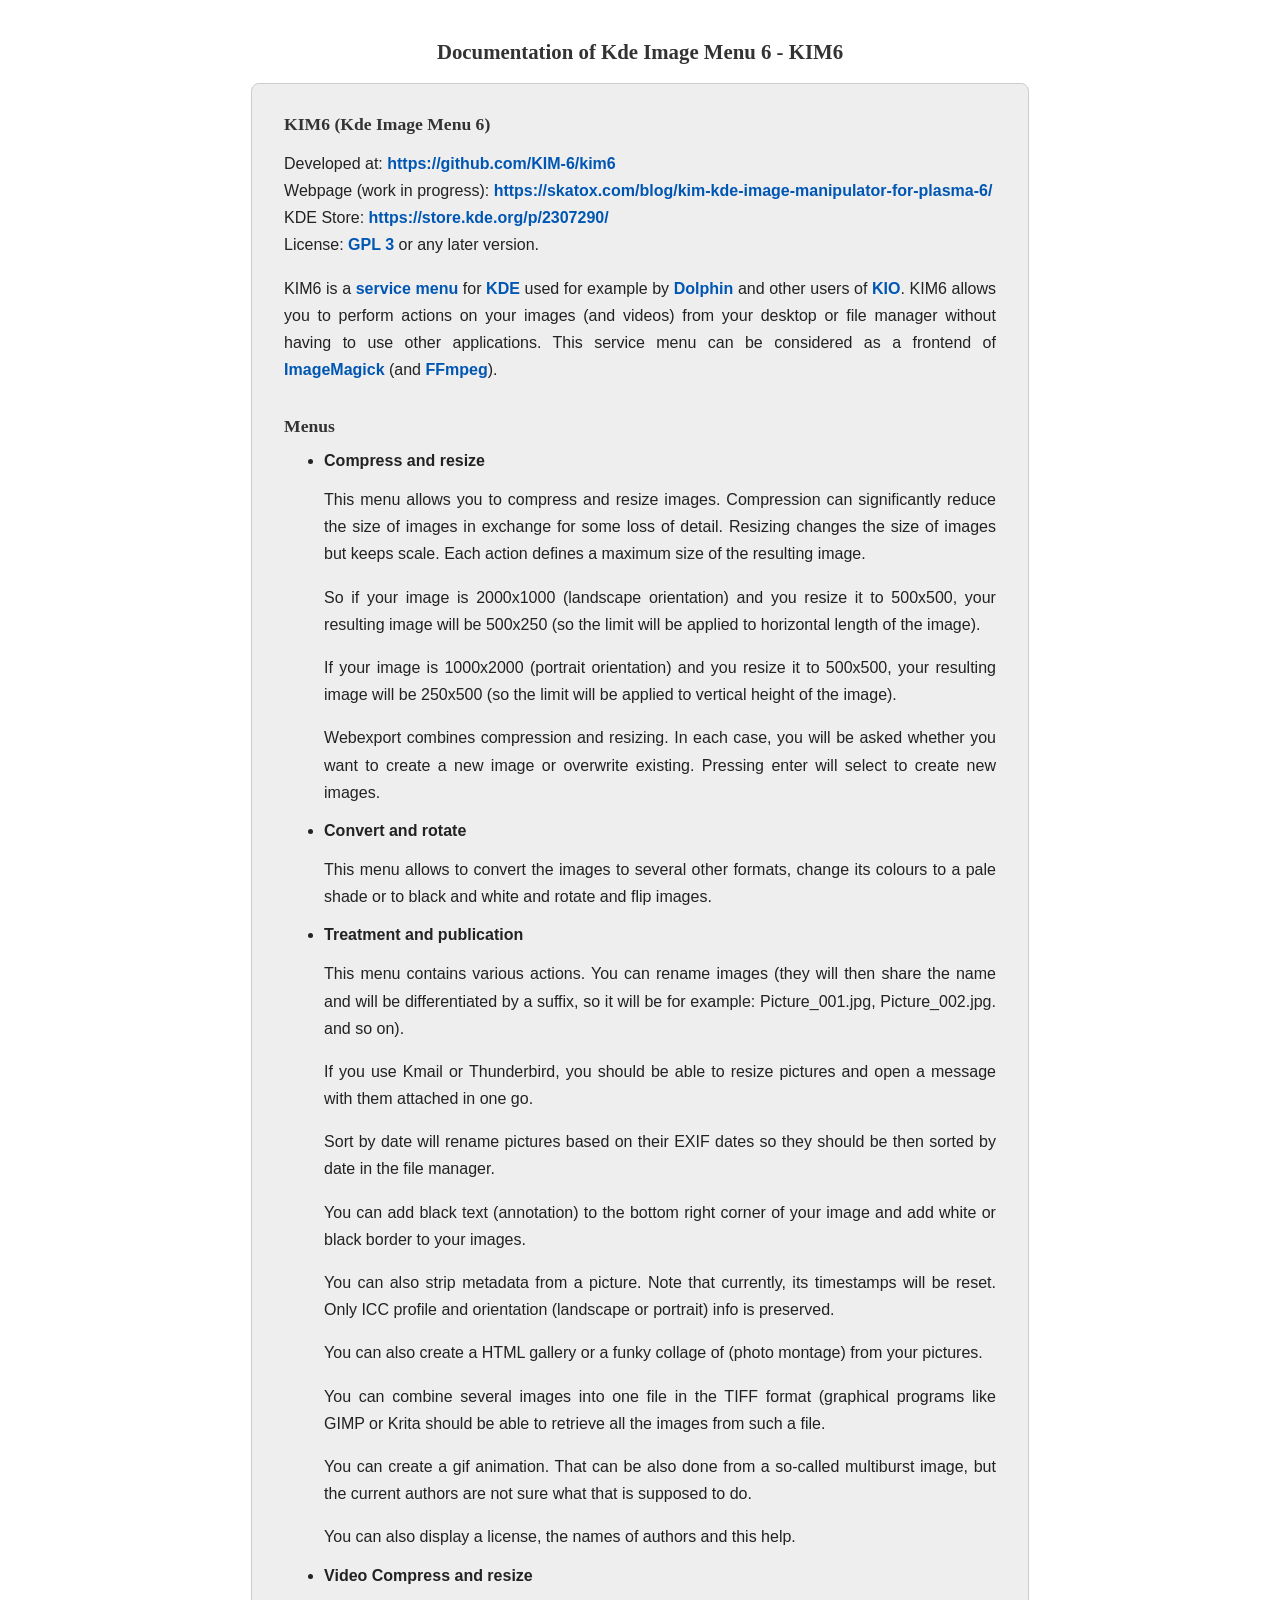
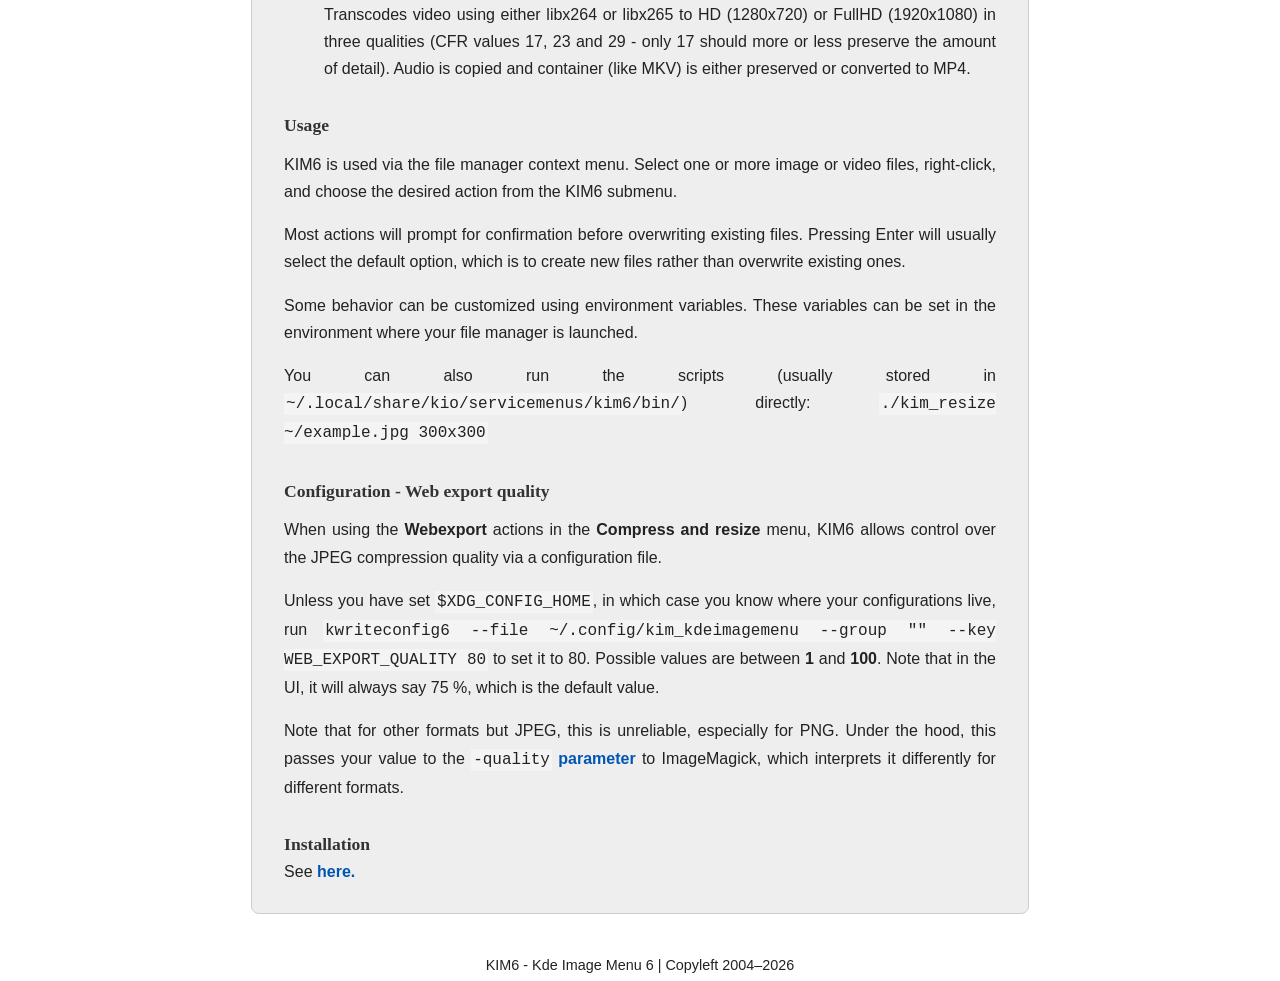
<file: docs/archive/upstream/index.html>
<!DOCTYPE html PUBLIC "-//W3C//DTD XHTML 1.1//EN" "http://www.w3.org/TR/xhtml1/DTD/xhtml1-strict.dtd">
<html lang="en" xmlns="http://www.w3.org/1999/xhtml" xml:lang="en">
    <head>
        <meta charset="UTF-8">
        <meta name="author" content="Tomáš Hnyk" />
        <meta name="description" content="KIM6's documentation" />
        <meta name="robots" content="noarchive" />
        <meta name="viewport" content="width=device-width, initial-scale=1.0">
        <title>KIM 6 documentation</title>
        <style type="text/css" title="Work, a pseudo-professional style sheet.">
            @import "work.css";
        </style>
    </head>
    <body>
        <!-- The title on top -->
        <h1 id="maintitle">Documentation of Kde Image Menu 6 - KIM6</h1>
        <!-- The actual content of the page -->
        <div id="content">
            <h1>KIM6 (Kde Image Menu 6)</h1>
            <p id="links"> Developed at: <a href="https://github.com/KIM-6/kim6">https://github.com/KIM-6/kim6</a>
                <br> Webpage (work in progress): <a href="https://skatox.com/blog/kim-kde-image-manipulator-for-plasma-6/">https://skatox.com/blog/kim-kde-image-manipulator-for-plasma-6/</a>
                <br> KDE Store: <a href="https://store.kde.org/p/2307290/">https://store.kde.org/p/2307290/</a>
                <br> License: <a href="https://www.gnu.org/licenses/gpl-3.0.en.html">GPL 3</a> or any later version.
            </p>
            <p>KIM6 is a <a href="https://develop.kde.org/docs/apps/dolphin/service-menus">service menu</a> for <a href="https://kde.org">KDE</a> used for example by <a href="https://apps.kde.org/dolphin/Dolphin">Dolphin</a> and other users of <a href="https://invent.kde.org/frameworks/kio">KIO</a>. KIM6 allows you to perform actions on your images (and videos) from your desktop or file manager without having to use other applications. This service menu can be considered as a frontend of <a href="https://imagemagick.org">ImageMagick</a> (and <a href="https://ffmpeg.org">FFmpeg</a>). </p>
            <h1>Menus</h1>
            <ul>
                <li>
                    <b>Compress and resize</b>
                    <p>This menu allows you to compress and resize images. Compression can significantly reduce the size of images in exchange for some loss of detail. Resizing changes the size of images but keeps scale. Each action defines a maximum size of the resulting image.</p>
                    <p>So if your image is 2000x1000 (landscape orientation) and you resize it to 500x500, your resulting image will be 500x250 (so the limit will be applied to horizontal length of the image).</p>
                    <p>If your image is 1000x2000 (portrait orientation) and you resize it to 500x500, your resulting image will be 250x500 (so the limit will be applied to vertical height of the image).</p>
                    <p>Webexport combines compression and resizing. In each case, you will be asked whether you want to create a new image or overwrite existing. Pressing enter will select to create new images.</p>
                </li>
                <li>
                    <b>Convert and rotate</b>
                    <p>This menu allows to convert the images to several other formats, change its colours to a pale shade or to black and white and rotate and flip images.</p>
                </li>
                <li>
                    <b>Treatment and publication</b>
                    <p>This menu contains various actions. You can rename images (they will then share the name and will be differentiated by a suffix, so it will be for example: Picture_001.jpg, Picture_002.jpg. and so on).</p>
                    <p>If you use Kmail or Thunderbird, you should be able to resize pictures and open a message with them attached in one go.</p>
                    <p>Sort by date will rename pictures based on their EXIF dates so they should be then sorted by date in the file manager.</p>
                    <p>You can add black text (annotation) to the bottom right corner of your image and add white or black border to your images.</p>
                    <p>You can also strip metadata from a picture. Note that currently, its timestamps will be reset. Only ICC profile and orientation (landscape or portrait) info is preserved.</p>
                    <p>You can also create a HTML gallery or a funky collage of (photo montage) from your pictures.</p>
                    <p>You can combine several images into one file in the TIFF format (graphical programs like GIMP or Krita should be able to retrieve all the images from such a file.</p>
                    <p>You can create a gif animation. That can be also done from a so-called multiburst image, but the current authors are not sure what that is supposed to do.</p>
                    <p>You can also display a license, the names of authors and this help.</p>
                </li>
                <li>
                    <b>Video Compress and resize</b>
                    <p>Transcodes video using either libx264 or libx265 to HD (1280x720) or FullHD (1920x1080) in three qualities (CFR values 17, 23 and 29 - only 17 should more or less preserve the amount of detail). Audio is copied and container (like MKV) is either preserved or converted to MP4.</p>
                </li>
            </ul>
            <h1>Usage</h1>
            <p> KIM6 is used via the file manager context menu. Select one or more image or video files, right-click, and choose the desired action from the KIM6 submenu. </p>
            <p> Most actions will prompt for confirmation before overwriting existing files. Pressing Enter will usually select the default option, which is to create new files rather than overwrite existing ones. </p>
            <p> Some behavior can be customized using environment variables. These variables can be set in the environment where your file manager is launched. </p>
            <p>You can also run the scripts (usually stored in <span id="code">~/.local/share/kio/servicemenus/kim6/bin/</span>) directly: <span id="code">./kim_resize ~/example.jpg 300x300 </span>
            </p>
            <h1>Configuration - Web export quality</h1>
            <p>When using the <b>Webexport</b> actions in the <b>Compress and resize</b> menu, KIM6 allows control over the JPEG compression quality via a configuration file. </p>
            <p>Unless you have set <span id="code">$XDG_CONFIG_HOME</span>, in which case you know where your configurations live, run <span id="code">kwriteconfig6 --file ~/.config/kim_kdeimagemenu --group "<default>" --key WEB_EXPORT_QUALITY 80</span> to set it to 80. Possible values are between <b>1</b> and <b>100</b>. Note that in the UI, it will always say 75 %, which is the default value.</p>
            <p>Note that for other formats but JPEG, this is unreliable, especially for PNG. Under the hood, this passes your value to the <span id="code">-quality</span> <a href="https://imagemagick.org/script/command-line-options.php#quality">parameter</a> to ImageMagick, which interprets it differently for different formats.</p>
            <h1>Installation</h1> See <a href="https://github.com/KIM-6/kim6?tab=readme-ov-file#install">here.</a>
        </div>
        <!-- The footer information -->
        <div id="footer"> KIM6 - Kde Image Menu 6 | Copyleft 2004–2026 </div>
    </body>
</html>
</file>
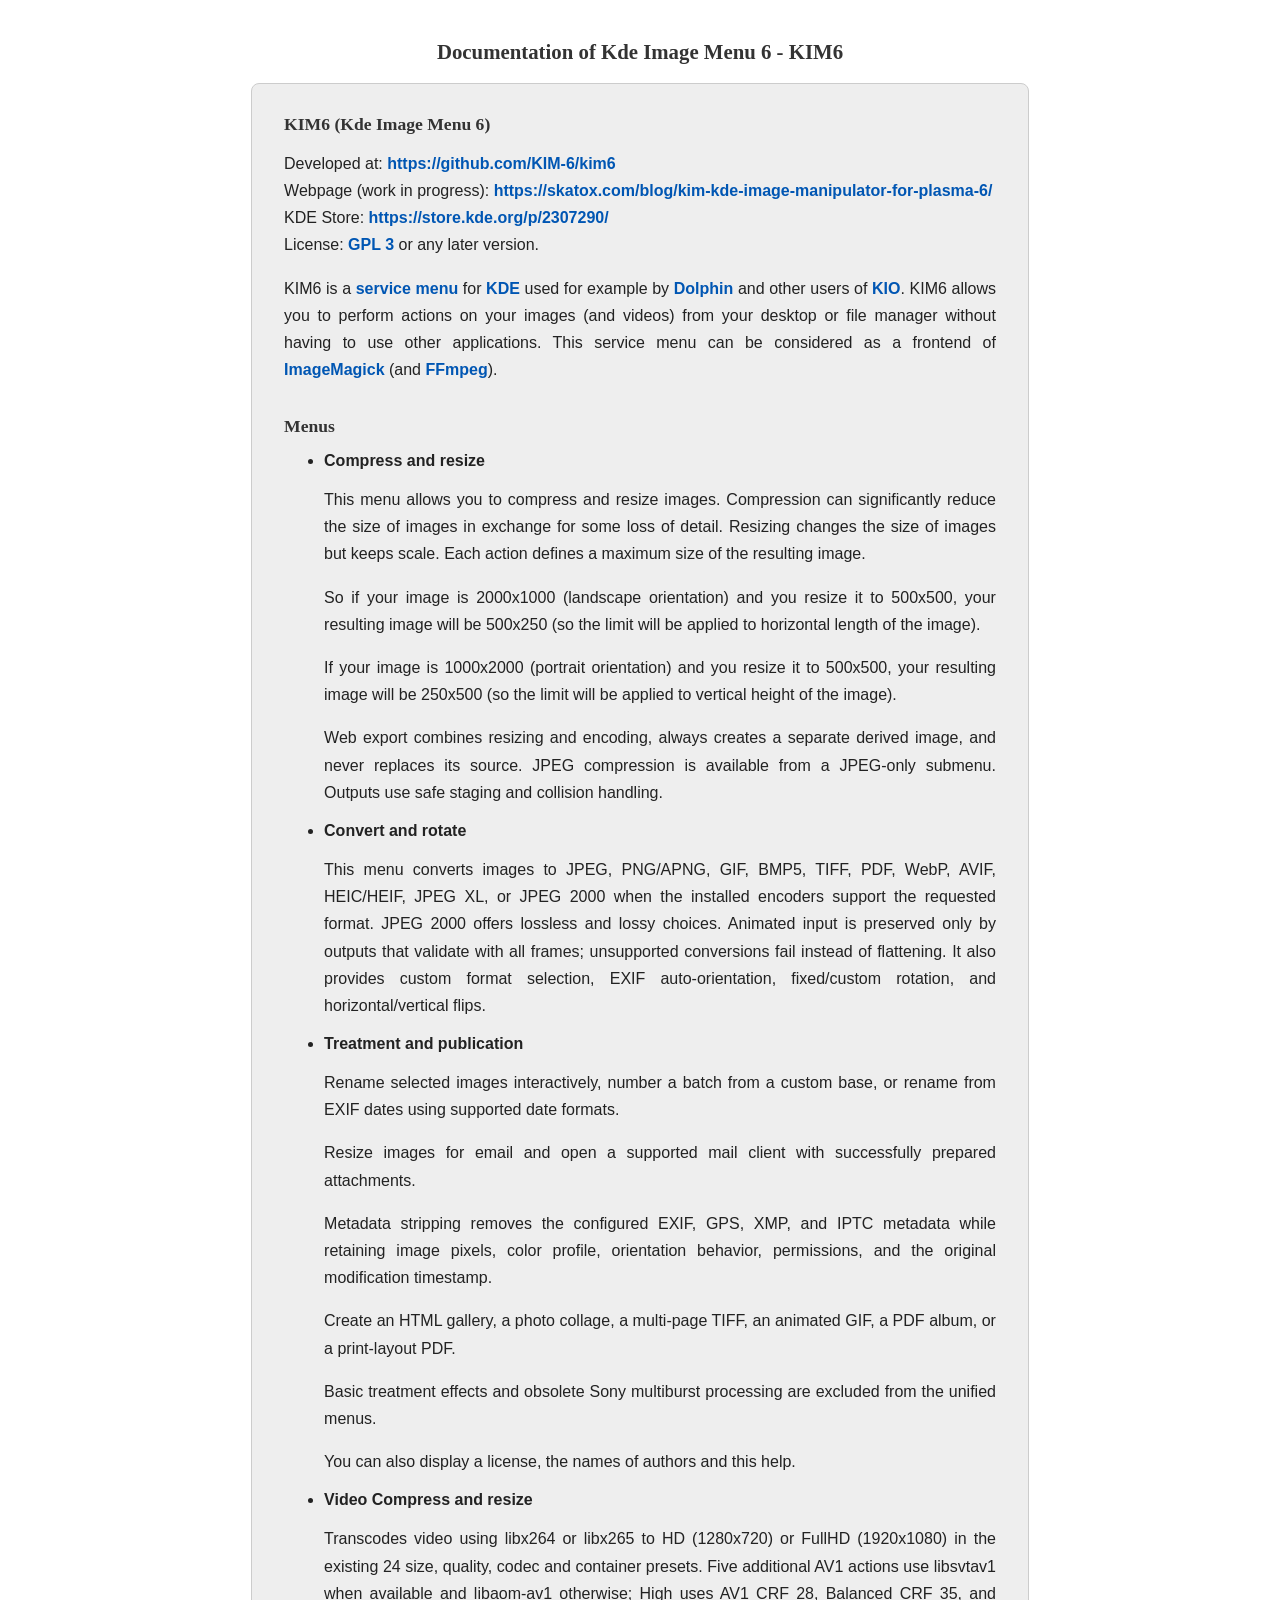
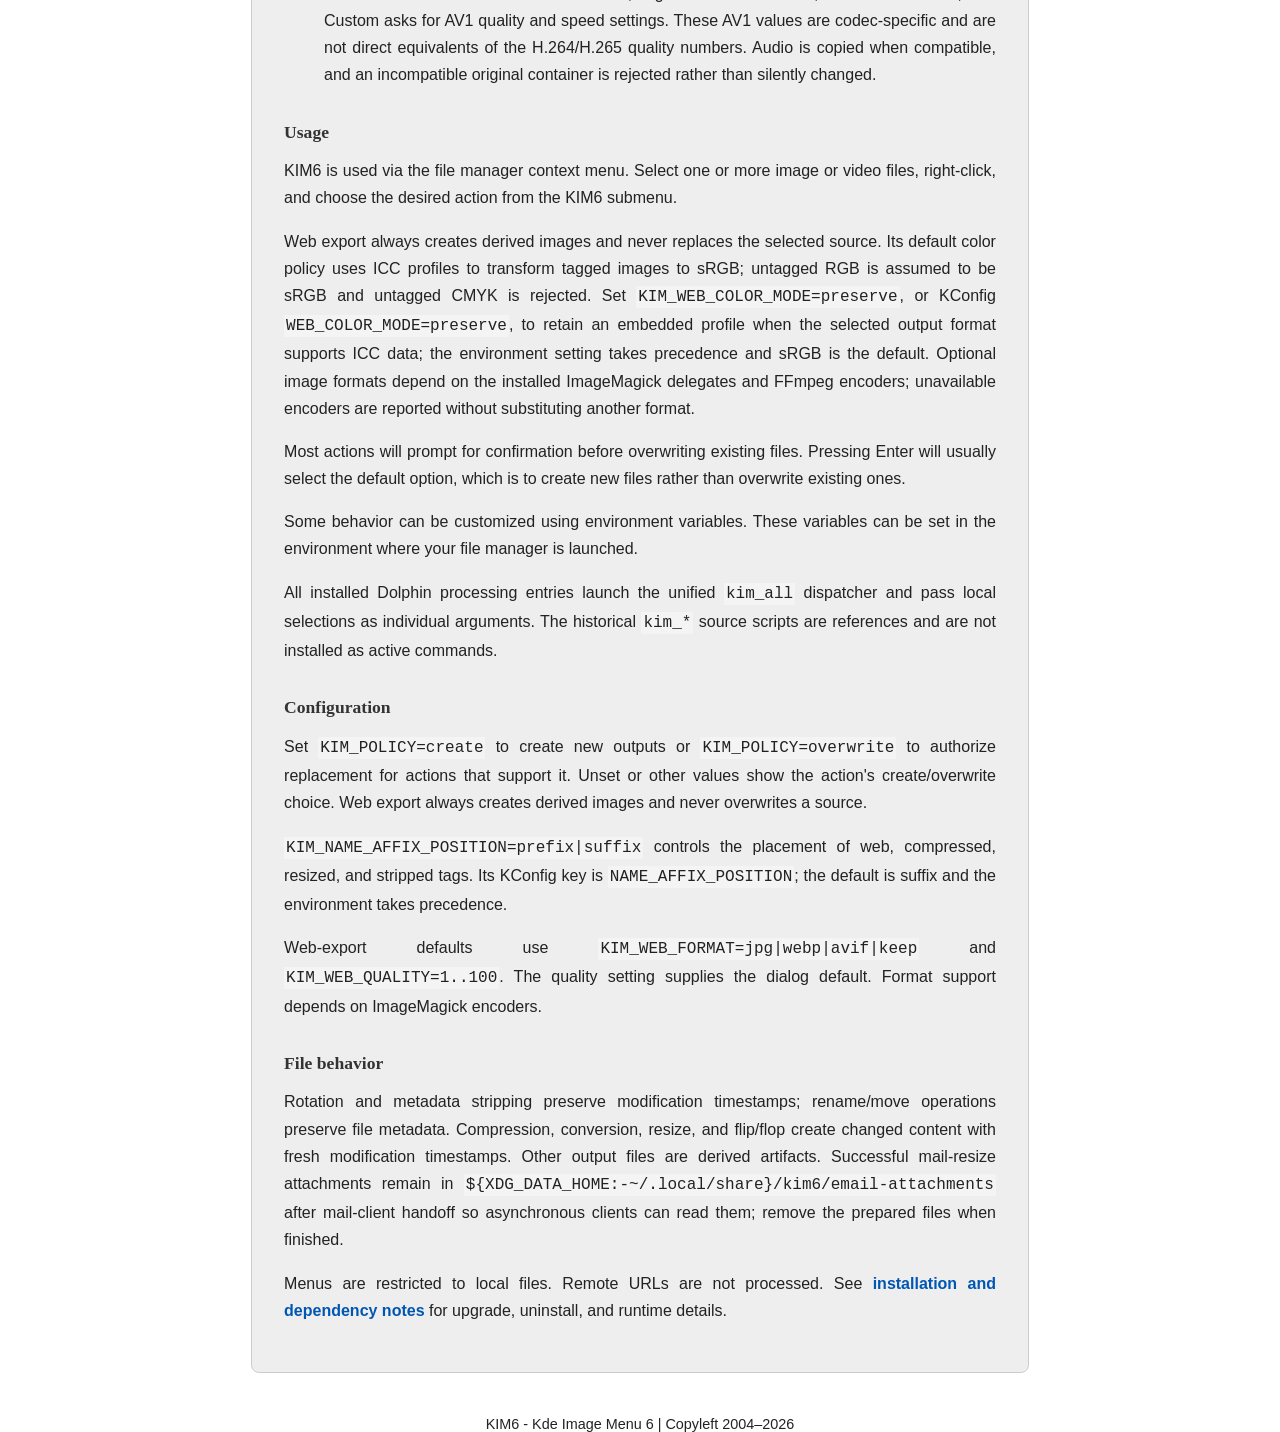
<file: docs/archive/upstream/pre-overhaul/index.html>
<!DOCTYPE html PUBLIC "-//W3C//DTD XHTML 1.1//EN" "http://www.w3.org/TR/xhtml1/DTD/xhtml1-strict.dtd">
<html lang="en" xmlns="http://www.w3.org/1999/xhtml" xml:lang="en">
    <head>
        <meta charset="UTF-8">
        <meta name="author" content="Tomáš Hnyk" />
        <meta name="description" content="KIM6's documentation" />
        <meta name="robots" content="noarchive" />
        <meta name="viewport" content="width=device-width, initial-scale=1.0">
        <title>KIM 6 documentation</title>
        <style type="text/css" title="Work, a pseudo-professional style sheet.">
            @import "work.css";
        </style>
    </head>
    <body>
        <!-- The title on top -->
        <h1 id="maintitle">Documentation of Kde Image Menu 6 - KIM6</h1>
        <!-- The actual content of the page -->
        <div id="content">
            <h1>KIM6 (Kde Image Menu 6)</h1>
            <p id="links"> Developed at: <a href="https://github.com/KIM-6/kim6">https://github.com/KIM-6/kim6</a>
                <br> Webpage (work in progress): <a href="https://skatox.com/blog/kim-kde-image-manipulator-for-plasma-6/">https://skatox.com/blog/kim-kde-image-manipulator-for-plasma-6/</a>
                <br> KDE Store: <a href="https://store.kde.org/p/2307290/">https://store.kde.org/p/2307290/</a>
                <br> License: <a href="https://www.gnu.org/licenses/gpl-3.0.en.html">GPL 3</a> or any later version.
            </p>
            <p>KIM6 is a <a href="https://develop.kde.org/docs/apps/dolphin/service-menus">service menu</a> for <a href="https://kde.org">KDE</a> used for example by <a href="https://apps.kde.org/dolphin/Dolphin">Dolphin</a> and other users of <a href="https://invent.kde.org/frameworks/kio">KIO</a>. KIM6 allows you to perform actions on your images (and videos) from your desktop or file manager without having to use other applications. This service menu can be considered as a frontend of <a href="https://imagemagick.org">ImageMagick</a> (and <a href="https://ffmpeg.org">FFmpeg</a>). </p>
            <h1>Menus</h1>
            <ul>
                <li>
                    <b>Compress and resize</b>
                    <p>This menu allows you to compress and resize images. Compression can significantly reduce the size of images in exchange for some loss of detail. Resizing changes the size of images but keeps scale. Each action defines a maximum size of the resulting image.</p>
                    <p>So if your image is 2000x1000 (landscape orientation) and you resize it to 500x500, your resulting image will be 500x250 (so the limit will be applied to horizontal length of the image).</p>
                    <p>If your image is 1000x2000 (portrait orientation) and you resize it to 500x500, your resulting image will be 250x500 (so the limit will be applied to vertical height of the image).</p>
                    <p>Web export combines resizing and encoding, always creates a separate derived image, and never replaces its source. JPEG compression is available from a JPEG-only submenu. Outputs use safe staging and collision handling.</p>
                </li>
                <li>
                    <b>Convert and rotate</b>
                    <p>This menu converts images to JPEG, PNG/APNG, GIF, BMP5, TIFF, PDF, WebP, AVIF, HEIC/HEIF, JPEG XL, or JPEG 2000 when the installed encoders support the requested format. JPEG 2000 offers lossless and lossy choices. Animated input is preserved only by outputs that validate with all frames; unsupported conversions fail instead of flattening. It also provides custom format selection, EXIF auto-orientation, fixed/custom rotation, and horizontal/vertical flips.</p>
                </li>
                <li>
                    <b>Treatment and publication</b>
                    <p>Rename selected images interactively, number a batch from a custom base, or rename from EXIF dates using supported date formats.</p>
                    <p>Resize images for email and open a supported mail client with successfully prepared attachments.</p>
                    <p>Metadata stripping removes the configured EXIF, GPS, XMP, and IPTC metadata while retaining image pixels, color profile, orientation behavior, permissions, and the original modification timestamp.</p>
                    <p>Create an HTML gallery, a photo collage, a multi-page TIFF, an animated GIF, a PDF album, or a print-layout PDF.</p>
                    <p>Basic treatment effects and obsolete Sony multiburst processing are excluded from the unified menus.</p>
                    <p>You can also display a license, the names of authors and this help.</p>
                </li>
                <li>
                    <b>Video Compress and resize</b>
                    <p>Transcodes video using libx264 or libx265 to HD (1280x720) or FullHD (1920x1080) in the existing 24 size, quality, codec and container presets. Five additional AV1 actions use libsvtav1 when available and libaom-av1 otherwise; High uses AV1 CRF 28, Balanced CRF 35, and Custom asks for AV1 quality and speed settings. These AV1 values are codec-specific and are not direct equivalents of the H.264/H.265 quality numbers. Audio is copied when compatible, and an incompatible original container is rejected rather than silently changed.</p>
                </li>
            </ul>
            <h1>Usage</h1>
            <p> KIM6 is used via the file manager context menu. Select one or more image or video files, right-click, and choose the desired action from the KIM6 submenu. </p>
            <p>Web export always creates derived images and never replaces the selected source. Its default color policy uses ICC profiles to transform tagged images to sRGB; untagged RGB is assumed to be sRGB and untagged CMYK is rejected. Set <span id="code">KIM_WEB_COLOR_MODE=preserve</span>, or KConfig <span id="code">WEB_COLOR_MODE=preserve</span>, to retain an embedded profile when the selected output format supports ICC data; the environment setting takes precedence and sRGB is the default. Optional image formats depend on the installed ImageMagick delegates and FFmpeg encoders; unavailable encoders are reported without substituting another format.</p>
            <p> Most actions will prompt for confirmation before overwriting existing files. Pressing Enter will usually select the default option, which is to create new files rather than overwrite existing ones. </p>
            <p> Some behavior can be customized using environment variables. These variables can be set in the environment where your file manager is launched. </p>
                    <p>All installed Dolphin processing entries launch the unified <span id="code">kim_all</span> dispatcher and pass local selections as individual arguments. The historical <span id="code">kim_*</span> source scripts are references and are not installed as active commands.</p>
            </p>
            <h1>Configuration</h1>
            <p>Set <span id="code">KIM_POLICY=create</span> to create new outputs or <span id="code">KIM_POLICY=overwrite</span> to authorize replacement for actions that support it. Unset or other values show the action's create/overwrite choice. Web export always creates derived images and never overwrites a source.</p>
            <p><span id="code">KIM_NAME_AFFIX_POSITION=prefix|suffix</span> controls the placement of web, compressed, resized, and stripped tags. Its KConfig key is <span id="code">NAME_AFFIX_POSITION</span>; the default is suffix and the environment takes precedence.</p>
            <p>Web-export defaults use <span id="code">KIM_WEB_FORMAT=jpg|webp|avif|keep</span> and <span id="code">KIM_WEB_QUALITY=1..100</span>. The quality setting supplies the dialog default. Format support depends on ImageMagick encoders.</p>
            <h1>File behavior</h1>
            <p>Rotation and metadata stripping preserve modification timestamps; rename/move operations preserve file metadata. Compression, conversion, resize, and flip/flop create changed content with fresh modification timestamps. Other output files are derived artifacts. Successful mail-resize attachments remain in <span id="code">${XDG_DATA_HOME:-~/.local/share}/kim6/email-attachments</span> after mail-client handoff so asynchronous clients can read them; remove the prepared files when finished.</p>
            <p>Menus are restricted to local files. Remote URLs are not processed. See <a href="../INSTALL.md">installation and dependency notes</a> for upgrade, uninstall, and runtime details.</p>
        </div>
        <!-- The footer information -->
        <div id="footer"> KIM6 - Kde Image Menu 6 | Copyleft 2004–2026 </div>
    </body>
</html>
</file>
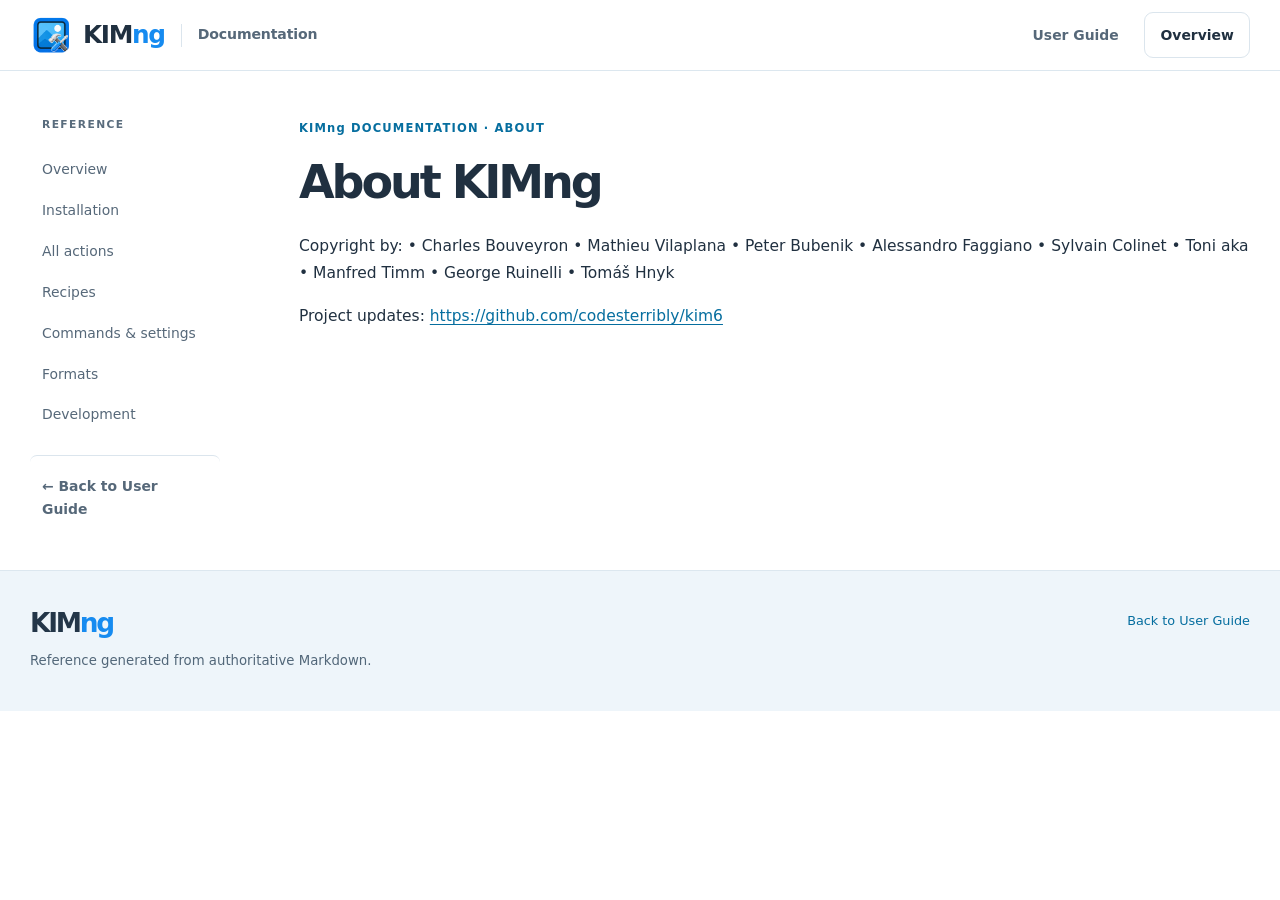
<file: docs/reference/ABOUT.html>
<!doctype html>
<html lang="en">
<head>
  <meta charset="utf-8">
  <meta name="viewport" content="width=device-width, initial-scale=1">
  <meta name="color-scheme" content="light">
  <title>About KIMng · KIMng Reference</title>
  <link rel="stylesheet" href="../work.css">
</head>
<body class="reference-page">
  <a class="skip-link" href="#main">Skip to main content</a>
  <header class="topbar">
    <div class="topbar-inner page-width">
      <a class="brand" href="../index.html"><span class="brand-mark" aria-hidden="true"><img src="../images/kimng-guide-icon.png" alt="" width="39" height="39"></span><span class="brand-name">KIM<span>ng</span></span><span class="brand-divider" aria-hidden="true"></span><span class="brand-description">Documentation</span></a>
      <nav class="top-actions" aria-label="Reference navigation"><a href="../index.html">User Guide</a><a class="top-action-primary" href="README.html">Overview</a></nav>
    </div>
  </header>
  <div class="reference-layout page-width">
    <aside class="reference-sidebar" aria-label="Documentation sections">
      <p class="nav-heading">REFERENCE</p>
      <nav aria-label="Reference pages"><a href="README.html">Overview</a>
<a href="INSTALL.html">Installation</a>
<a href="ACTIONS.html">All actions</a>
<a href="RECIPES.html">Recipes</a>
<a href="commandconfig.html">Commands &amp; settings</a>
<a href="FORMATS.html">Formats</a>
<a href="DEVELOPMENT.html">Development</a></nav>
      <a class="back-link" href="../index.html">← Back to User Guide</a>
    </aside>
    <main id="main" class="reference-content">
      <div class="reference-source">KIMng DOCUMENTATION · ABOUT</div>
      <article class="markdown-body">
<h1 id="about-kimng">About KIMng</h1>
<p>Copyright by: • Charles Bouveyron • Mathieu Vilaplana • Peter Bubenik • Alessandro Faggiano • Sylvain Colinet • Toni aka • Manfred Timm • George Ruinelli • Tomáš Hnyk</p>
<p>Project updates: <a href="https://github.com/codesterribly/kim6">https://github.com/codesterribly/kim6</a></p>

      </article>
    </main>
  </div>
  <footer class="site-footer"><div class="page-width footer-inner"><div class="footer-brand"><span class="footer-logo">KIM<span>ng</span></span><p>Reference generated from authoritative Markdown.</p></div><div class="footer-meta"><p><a href="../index.html">Back to User Guide</a></p></div></div></footer>
</body>
</html>
</file>
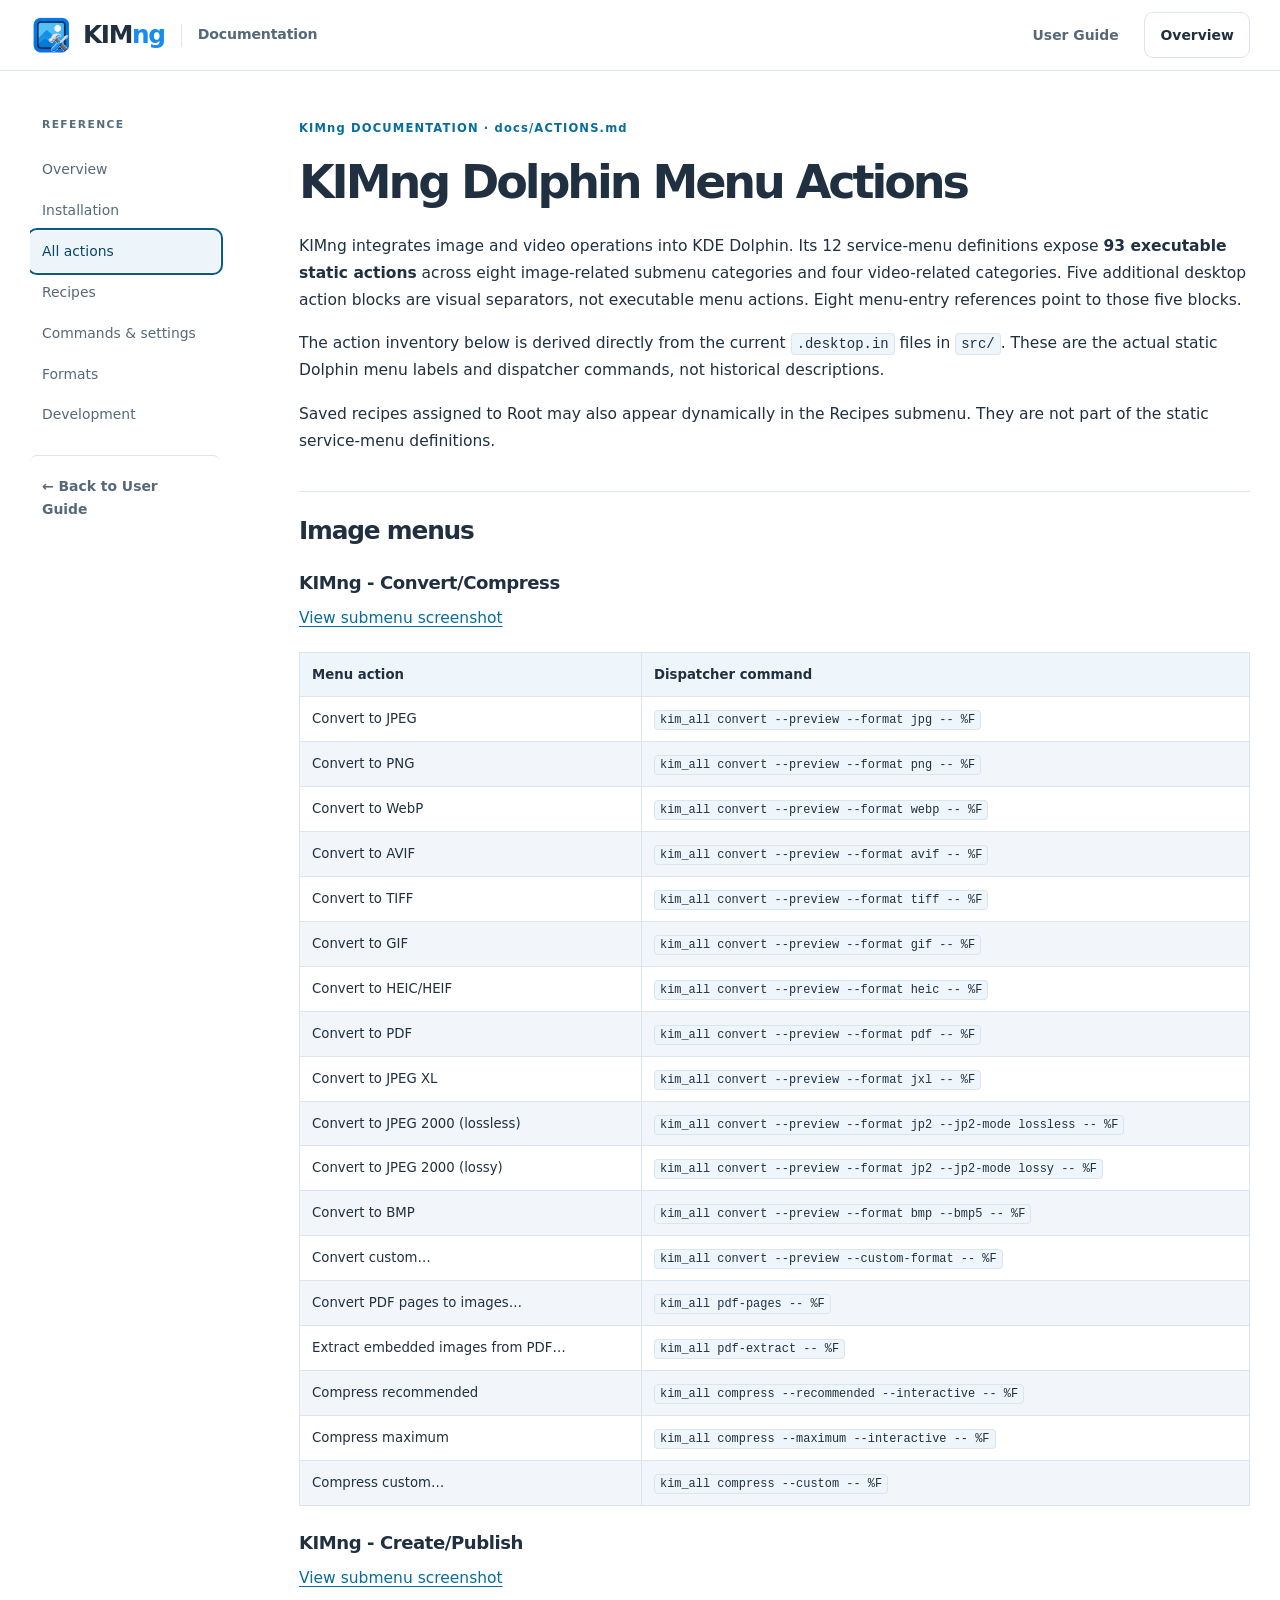
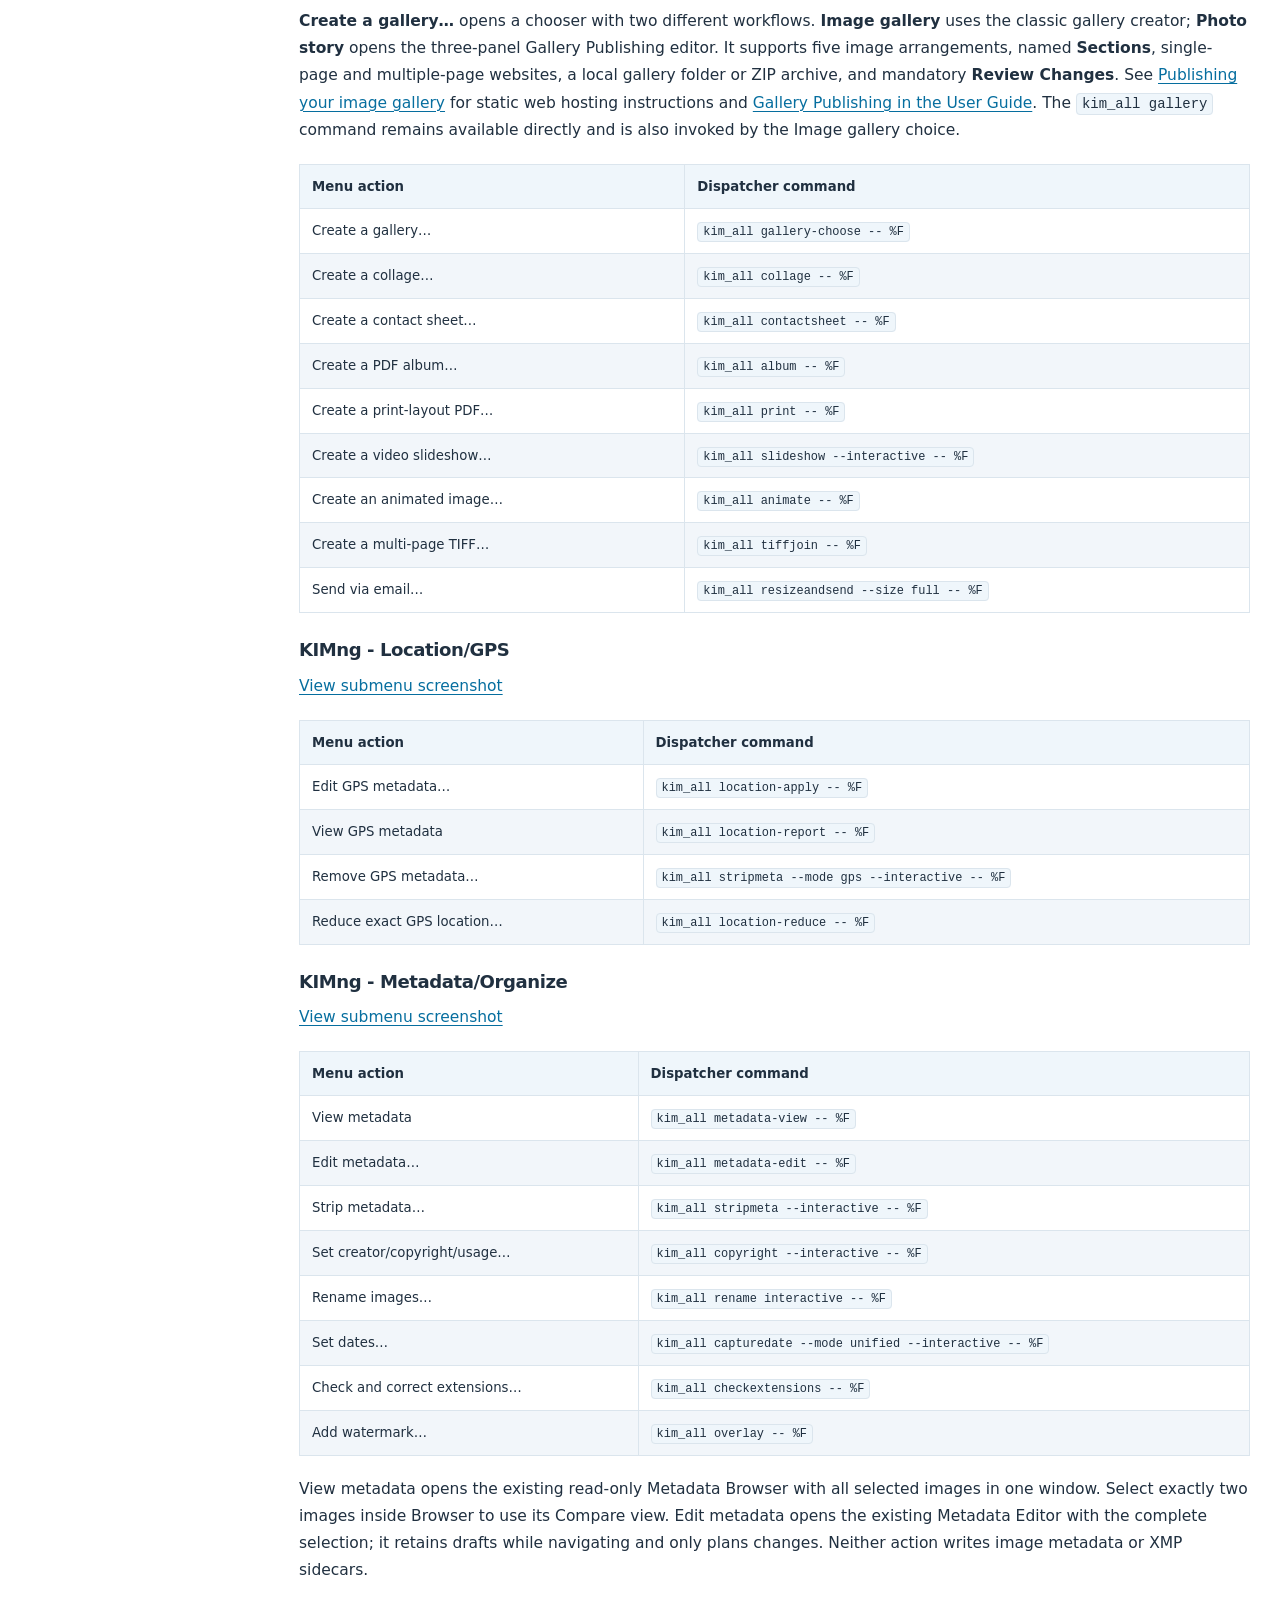
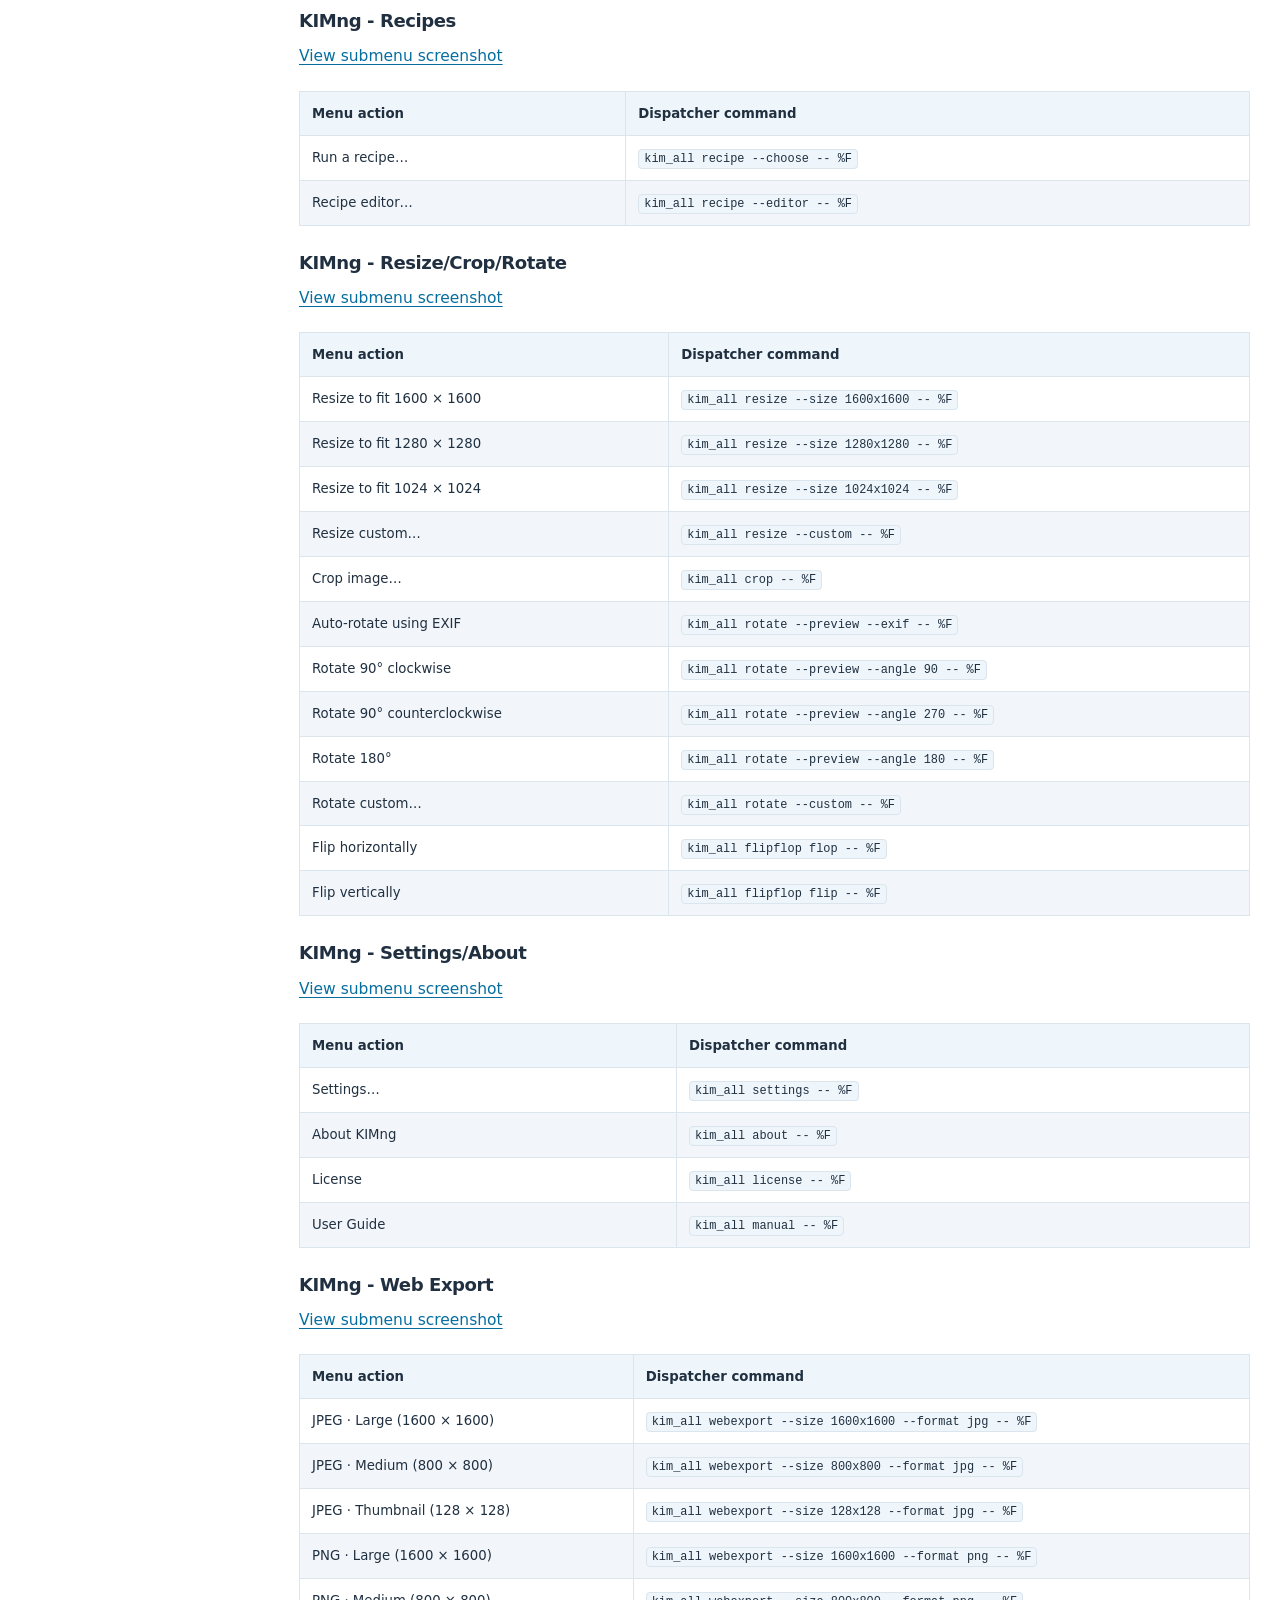
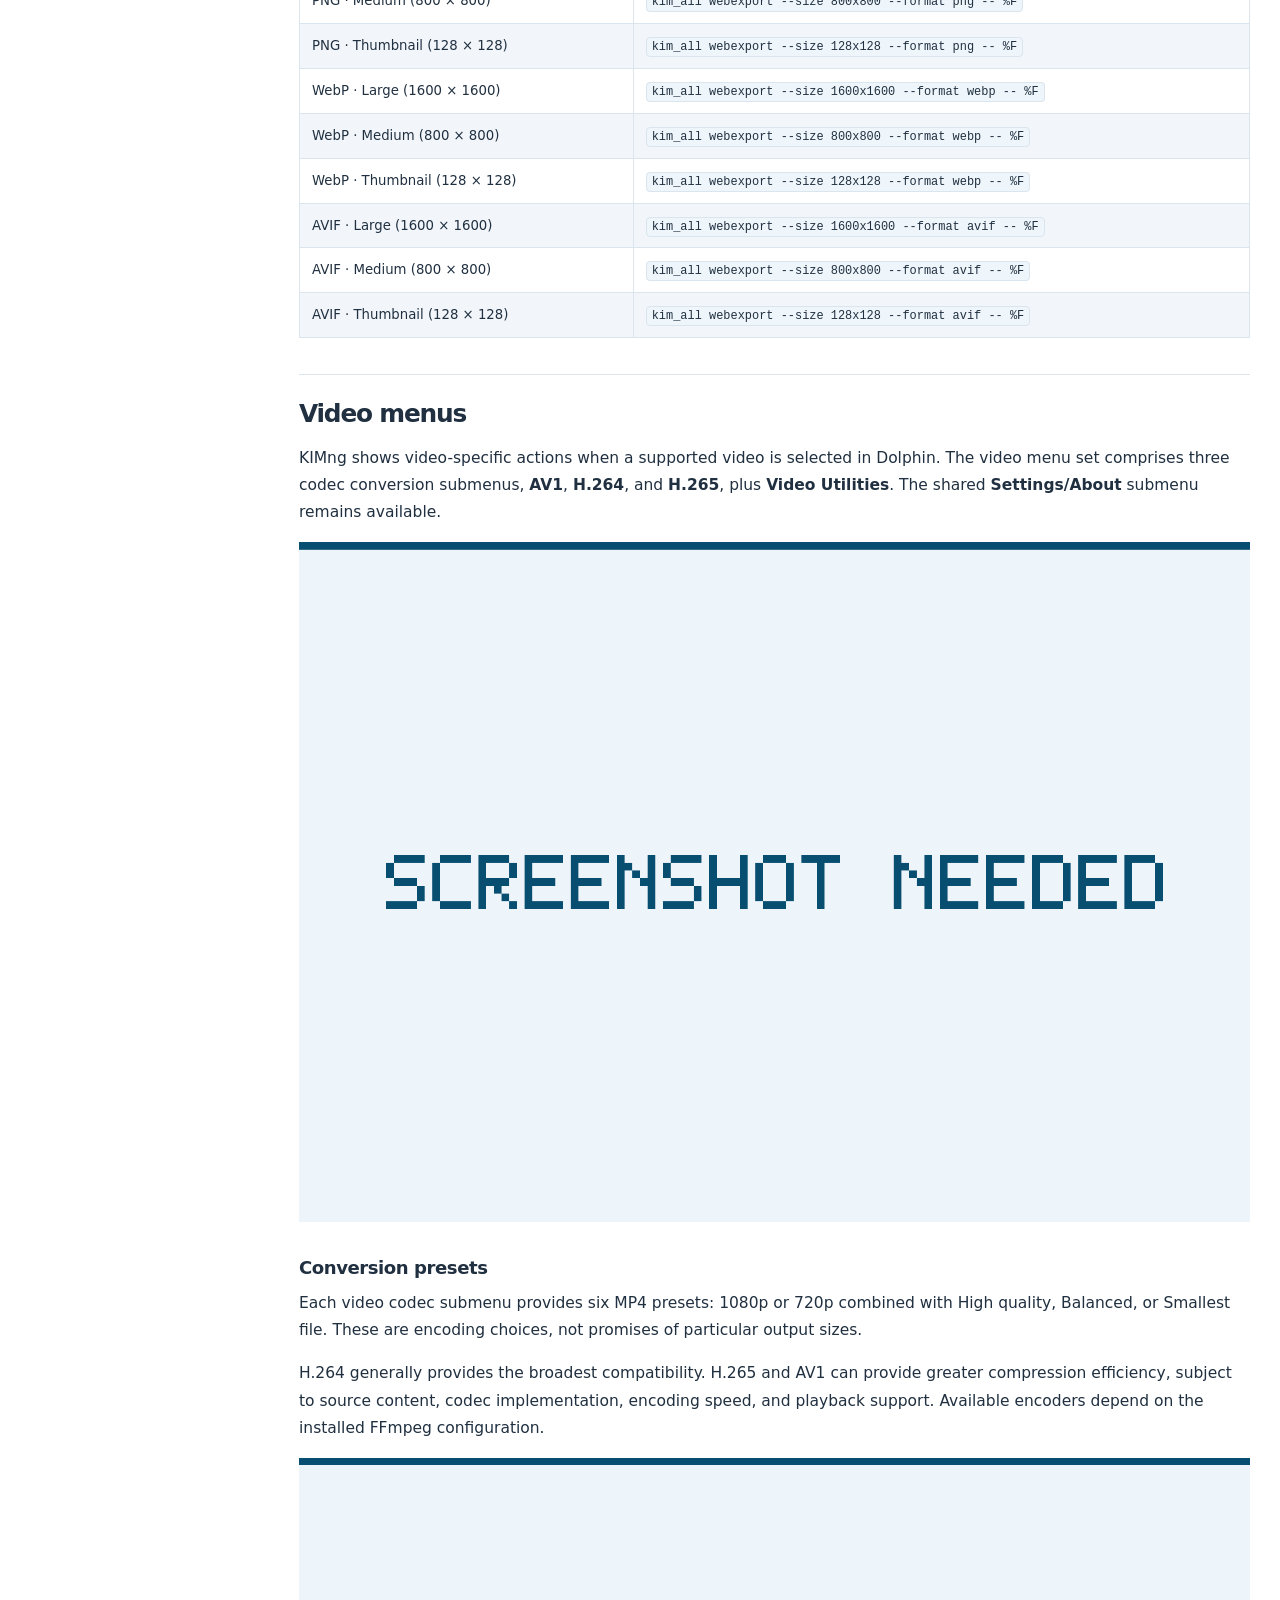
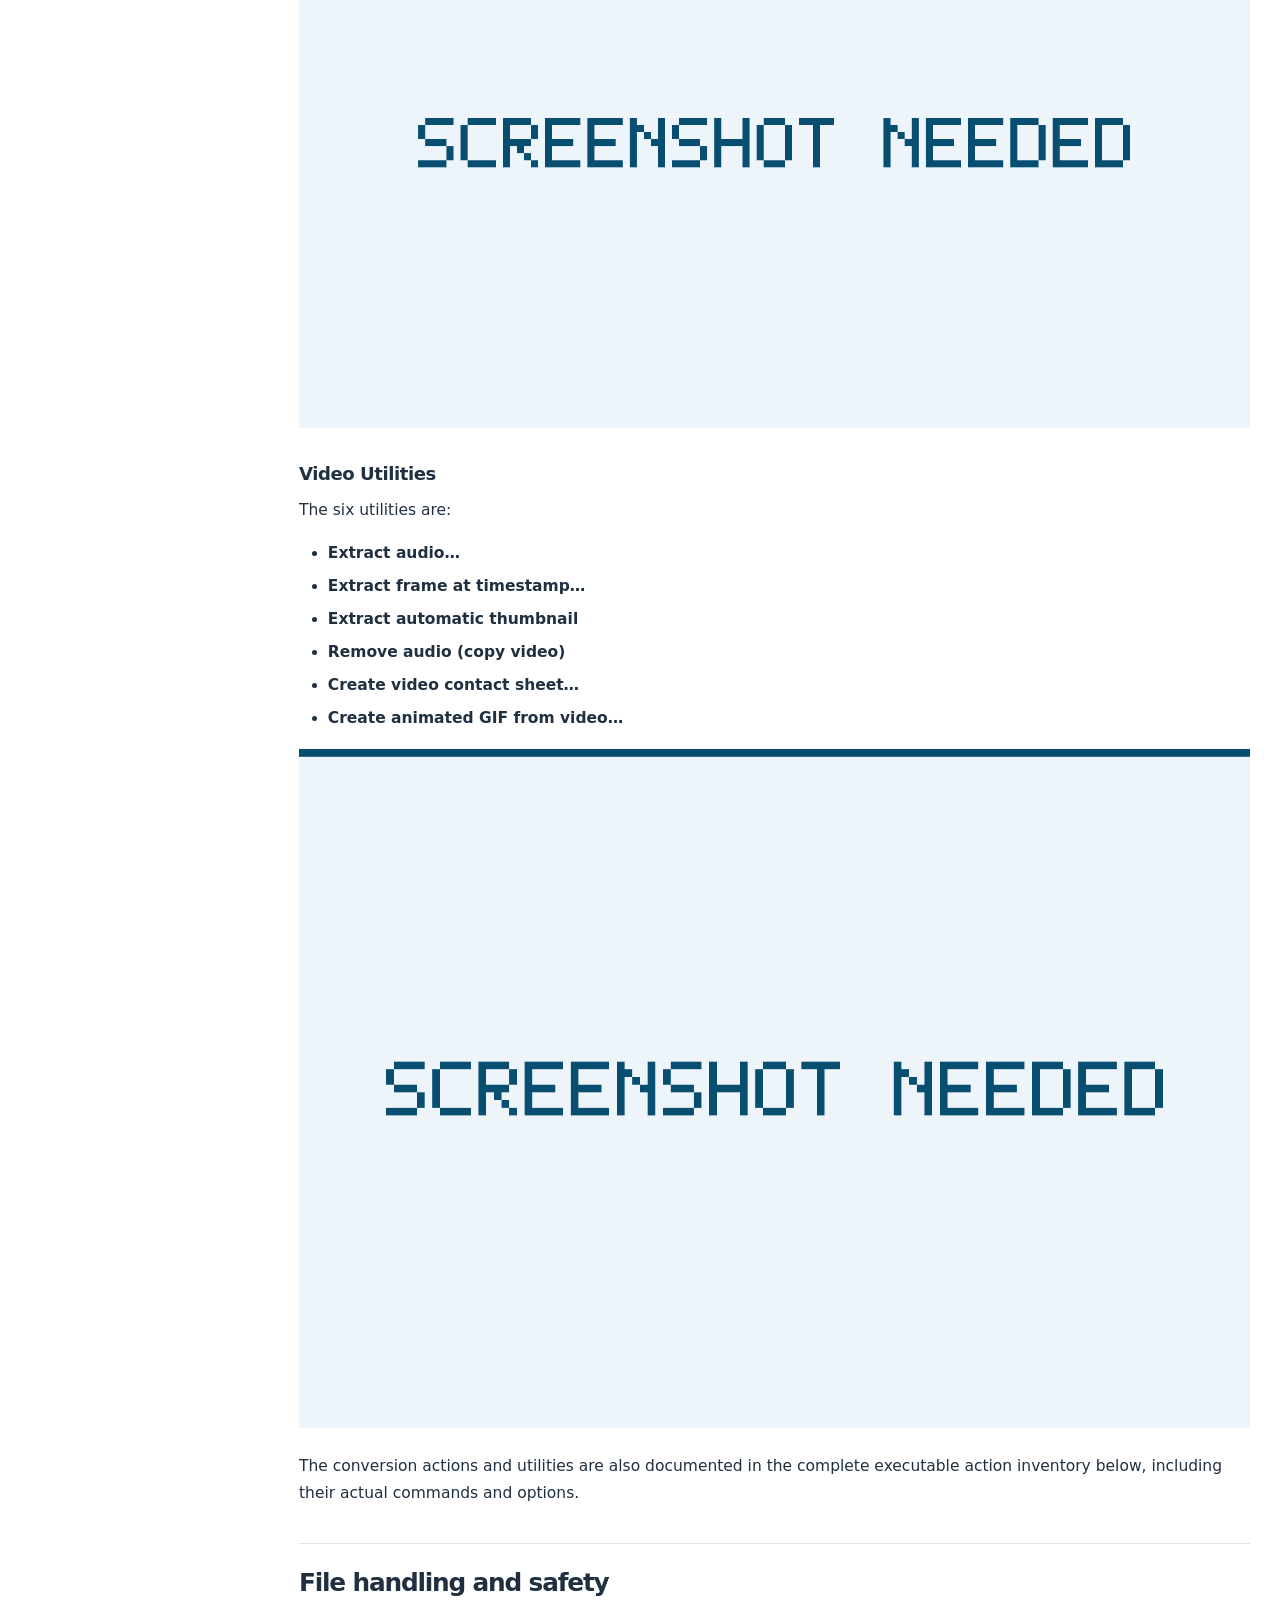
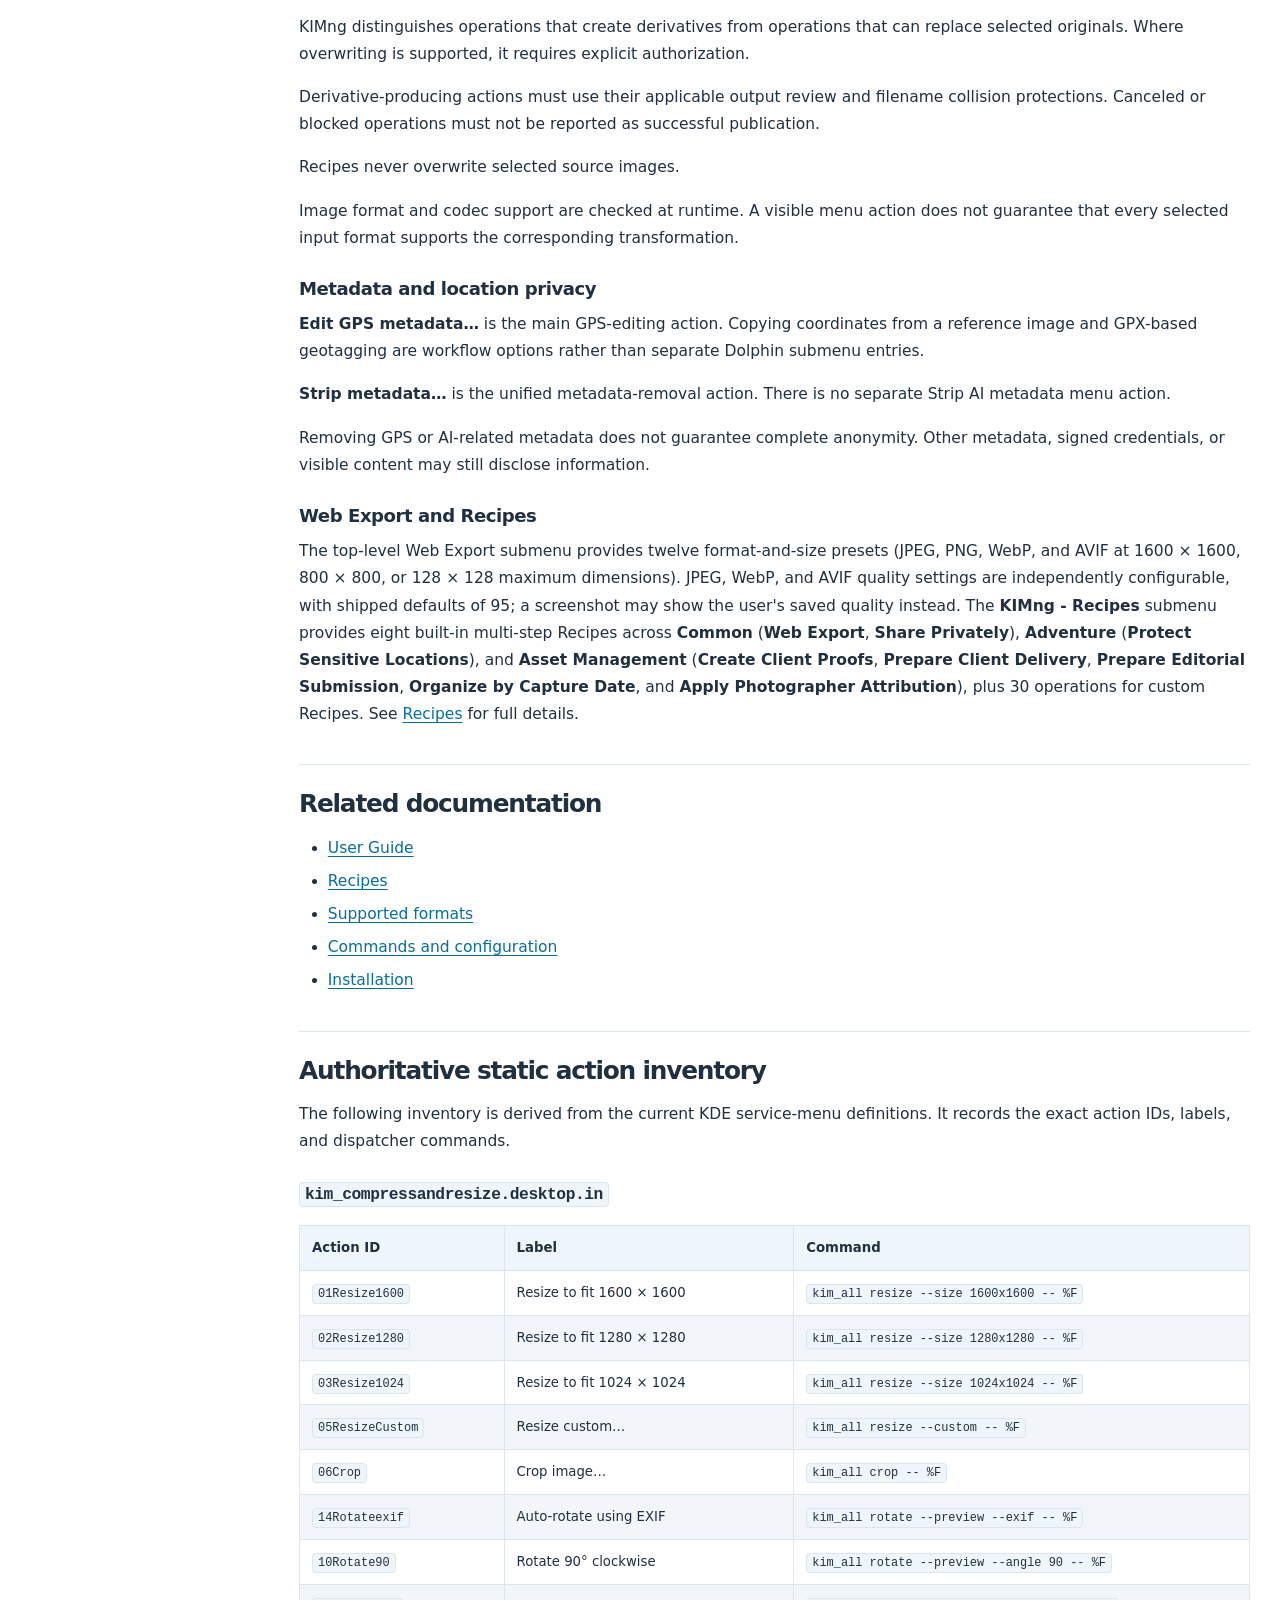
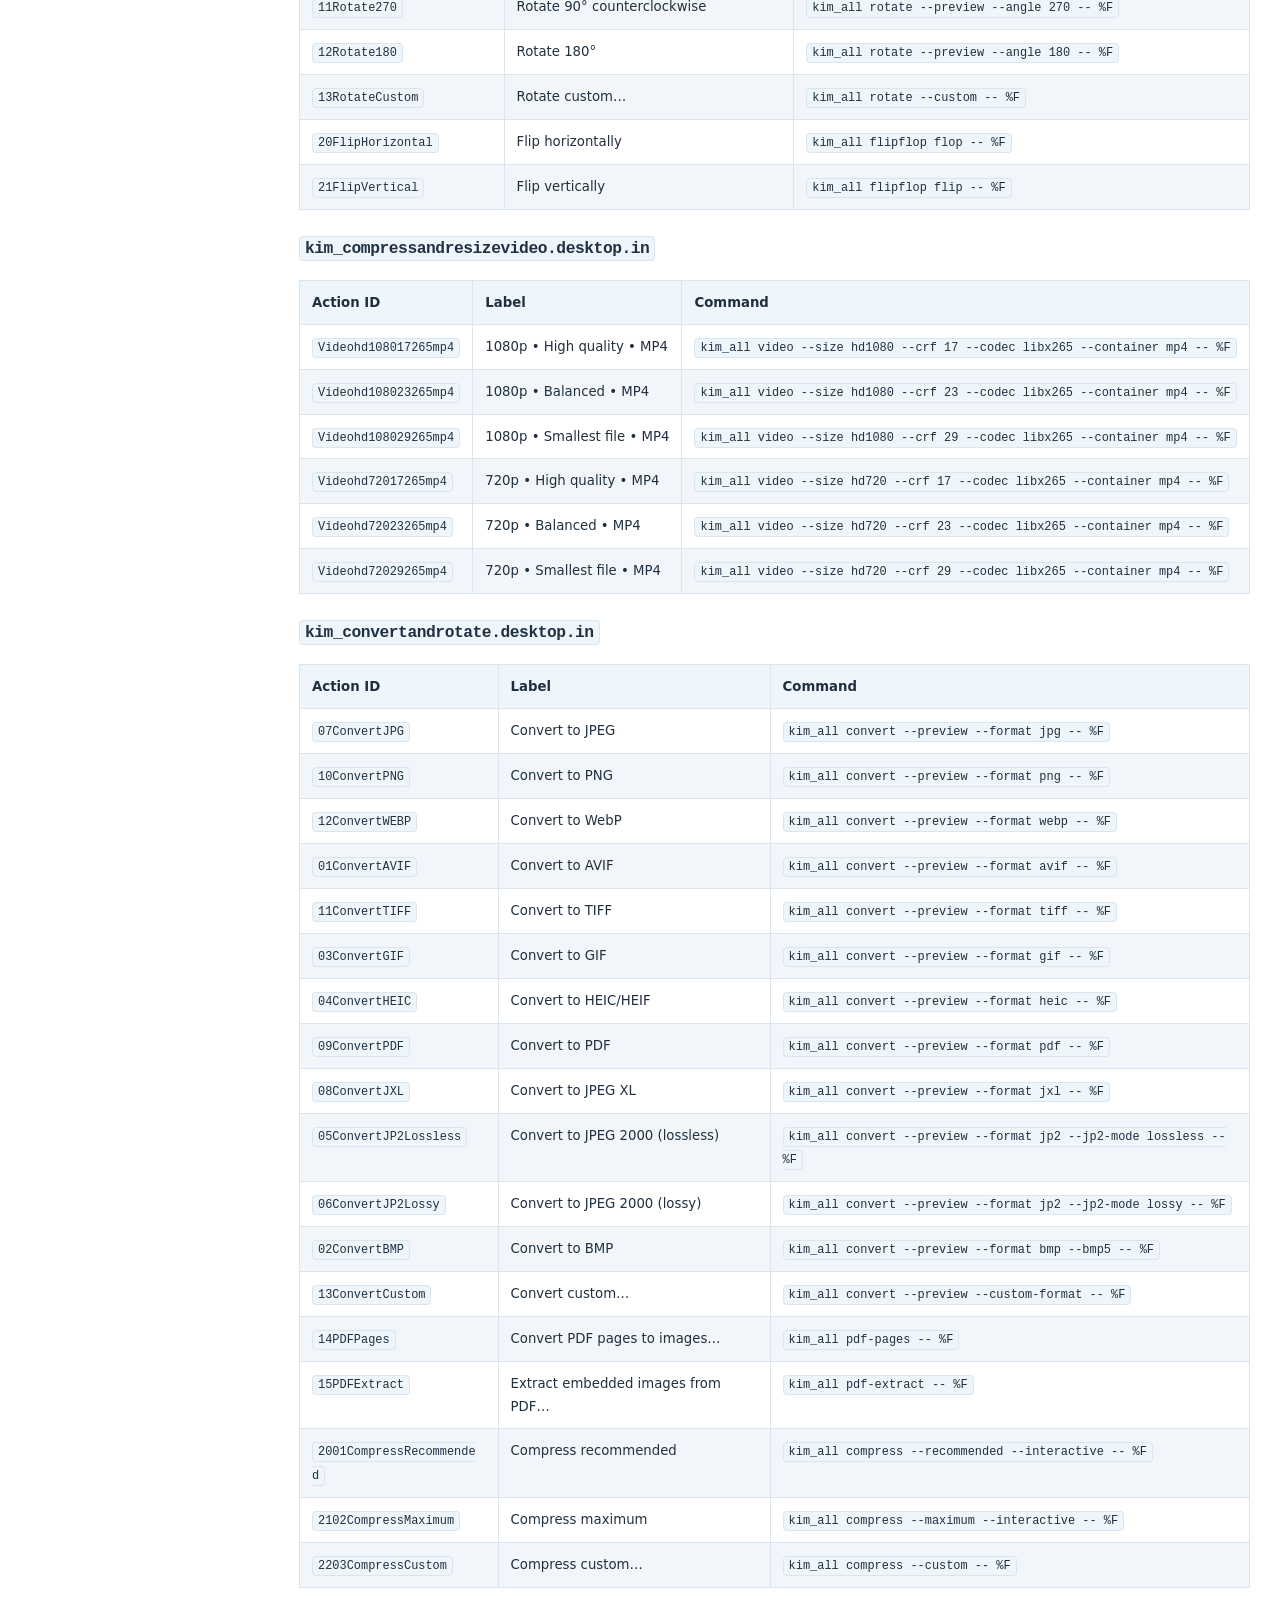
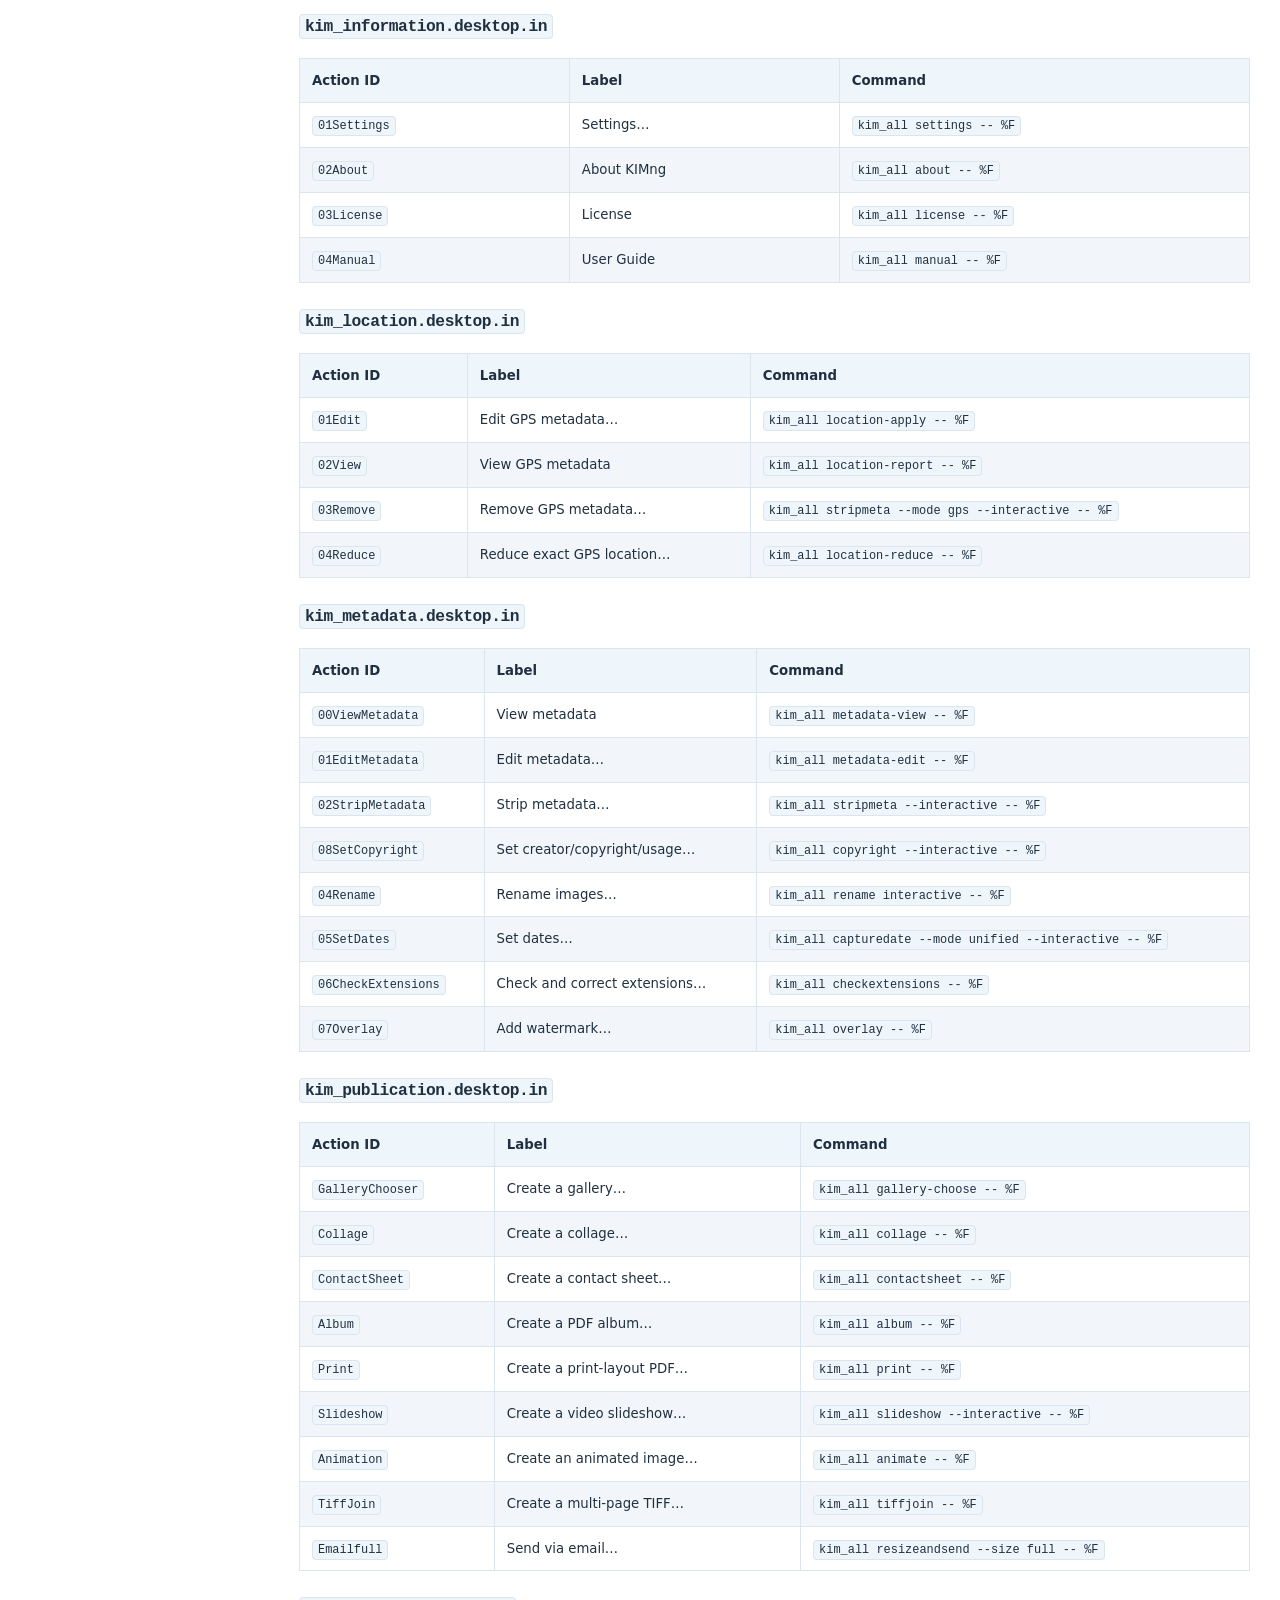
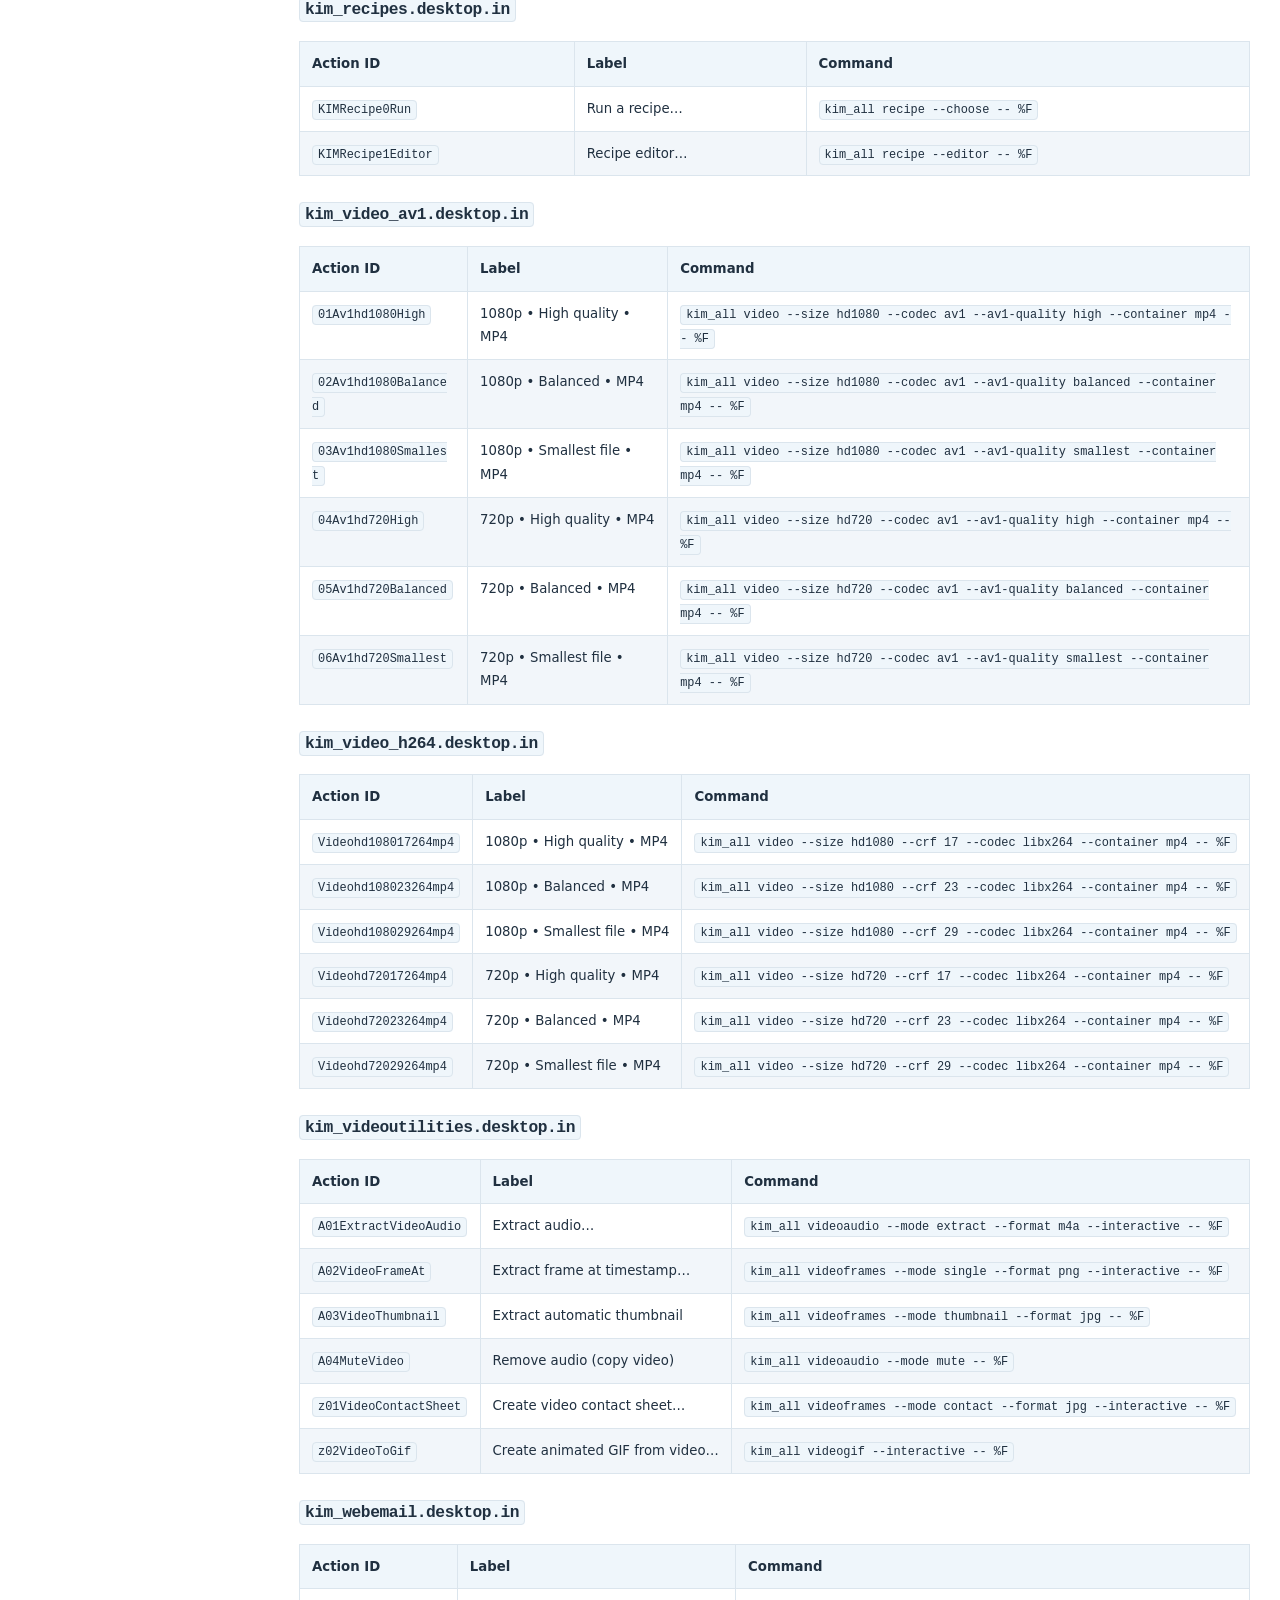
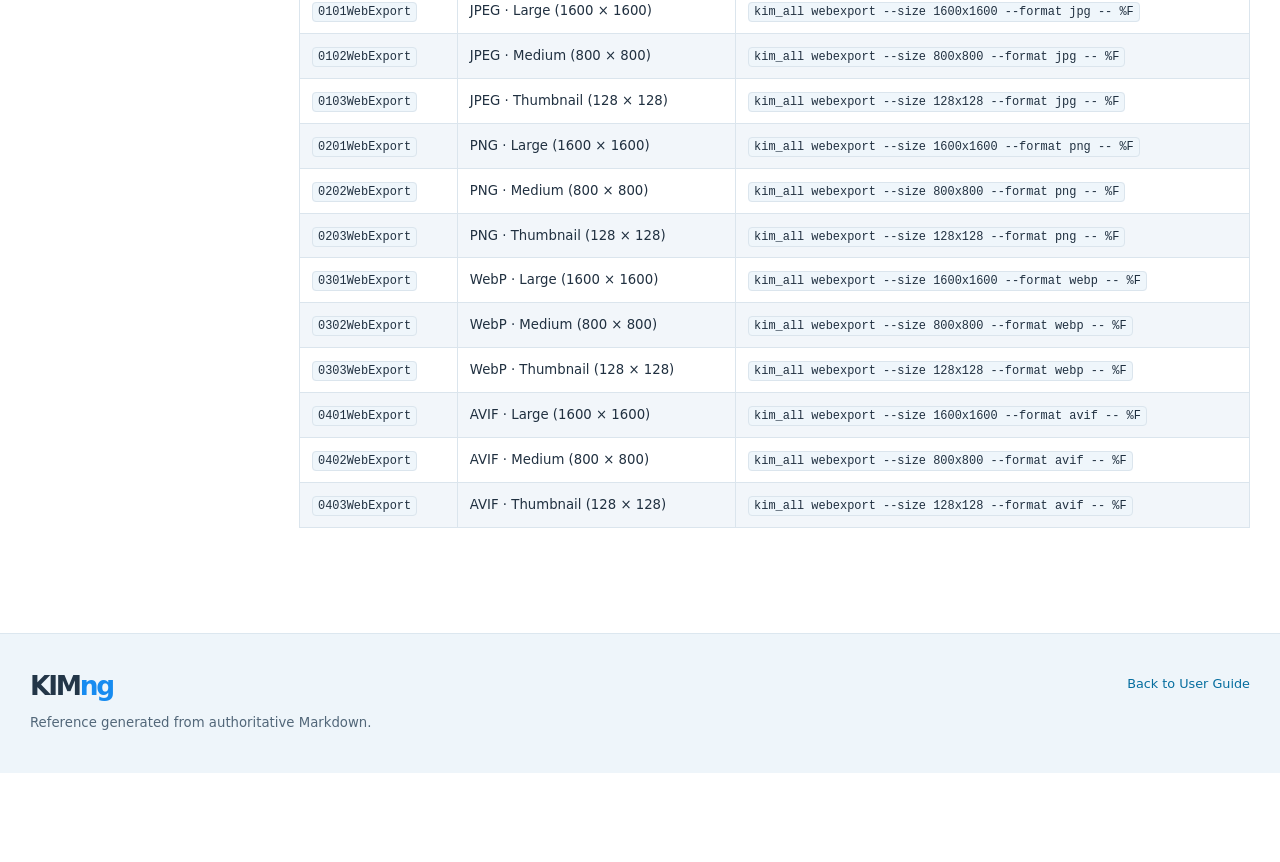
<file: docs/reference/ACTIONS.html>
<!doctype html>
<html lang="en">
<head>
  <meta charset="utf-8">
  <meta name="viewport" content="width=device-width, initial-scale=1">
  <meta name="color-scheme" content="light">
  <title>All menu actions · KIMng Reference</title>
  <link rel="stylesheet" href="../work.css">
</head>
<body class="reference-page">
  <a class="skip-link" href="#main">Skip to main content</a>
  <header class="topbar">
    <div class="topbar-inner page-width">
      <a class="brand" href="../index.html"><span class="brand-mark" aria-hidden="true"><img src="../images/kimng-guide-icon.png" alt="" width="39" height="39"></span><span class="brand-name">KIM<span>ng</span></span><span class="brand-divider" aria-hidden="true"></span><span class="brand-description">Documentation</span></a>
      <nav class="top-actions" aria-label="Reference navigation"><a href="../index.html">User Guide</a><a class="top-action-primary" href="README.html">Overview</a></nav>
    </div>
  </header>
  <div class="reference-layout page-width">
    <aside class="reference-sidebar" aria-label="Documentation sections">
      <p class="nav-heading">REFERENCE</p>
      <nav aria-label="Reference pages"><a href="README.html">Overview</a>
<a href="INSTALL.html">Installation</a>
<a href="ACTIONS.html" aria-current="page">All actions</a>
<a href="RECIPES.html">Recipes</a>
<a href="commandconfig.html">Commands &amp; settings</a>
<a href="FORMATS.html">Formats</a>
<a href="DEVELOPMENT.html">Development</a></nav>
      <a class="back-link" href="../index.html">← Back to User Guide</a>
    </aside>
    <main id="main" class="reference-content">
      <div class="reference-source">KIMng DOCUMENTATION · docs/ACTIONS.md</div>
      <article class="markdown-body">
<h1 id="kimng-dolphin-menu-actions">KIMng Dolphin Menu Actions</h1>
<p>KIMng integrates image and video operations into KDE Dolphin. Its 12 service-menu definitions expose <strong>93 executable static actions</strong> across eight image-related submenu categories and four video-related categories. Five additional desktop action blocks are visual separators, not executable menu actions. Eight menu-entry references point to those five blocks.</p>
<p>The action inventory below is derived directly from the current <code>.desktop.in</code> files in <code>src/</code>. These are the actual static Dolphin menu labels and dispatcher commands, not historical descriptions.</p>
<p>Saved recipes assigned to Root may also appear dynamically in the Recipes submenu. They are not part of the static service-menu definitions.</p>
<h2 id="image-menus">Image menus</h2>
<h3 id="kimng---convertcompress">KIMng - Convert/Compress</h3>
<p><a href="../images/screenshots/02-convert-compress.png">View submenu screenshot</a></p>
<table>
<thead>
<tr>
<th>Menu action</th>
<th>Dispatcher command</th>
</tr>
</thead>
<tbody>
<tr>
<td>Convert to JPEG</td>
<td><code>kim_all convert --preview --format jpg -- %F</code></td>
</tr>
<tr>
<td>Convert to PNG</td>
<td><code>kim_all convert --preview --format png -- %F</code></td>
</tr>
<tr>
<td>Convert to WebP</td>
<td><code>kim_all convert --preview --format webp -- %F</code></td>
</tr>
<tr>
<td>Convert to AVIF</td>
<td><code>kim_all convert --preview --format avif -- %F</code></td>
</tr>
<tr>
<td>Convert to TIFF</td>
<td><code>kim_all convert --preview --format tiff -- %F</code></td>
</tr>
<tr>
<td>Convert to GIF</td>
<td><code>kim_all convert --preview --format gif -- %F</code></td>
</tr>
<tr>
<td>Convert to HEIC/HEIF</td>
<td><code>kim_all convert --preview --format heic -- %F</code></td>
</tr>
<tr>
<td>Convert to PDF</td>
<td><code>kim_all convert --preview --format pdf -- %F</code></td>
</tr>
<tr>
<td>Convert to JPEG XL</td>
<td><code>kim_all convert --preview --format jxl -- %F</code></td>
</tr>
<tr>
<td>Convert to JPEG 2000 (lossless)</td>
<td><code>kim_all convert --preview --format jp2 --jp2-mode lossless -- %F</code></td>
</tr>
<tr>
<td>Convert to JPEG 2000 (lossy)</td>
<td><code>kim_all convert --preview --format jp2 --jp2-mode lossy -- %F</code></td>
</tr>
<tr>
<td>Convert to BMP</td>
<td><code>kim_all convert --preview --format bmp --bmp5 -- %F</code></td>
</tr>
<tr>
<td>Convert custom…</td>
<td><code>kim_all convert --preview --custom-format -- %F</code></td>
</tr>
<tr>
<td>Convert PDF pages to images…</td>
<td><code>kim_all pdf-pages -- %F</code></td>
</tr>
<tr>
<td>Extract embedded images from PDF…</td>
<td><code>kim_all pdf-extract -- %F</code></td>
</tr>
<tr>
<td>Compress recommended</td>
<td><code>kim_all compress --recommended --interactive -- %F</code></td>
</tr>
<tr>
<td>Compress maximum</td>
<td><code>kim_all compress --maximum --interactive -- %F</code></td>
</tr>
<tr>
<td>Compress custom…</td>
<td><code>kim_all compress --custom -- %F</code></td>
</tr>
</tbody>
</table>
<h3 id="kimng---createpublish">KIMng - Create/Publish</h3>
<p><a href="../images/screenshots/03-create-publish.png">View submenu screenshot</a></p>
<p><strong>Create a gallery…</strong> opens a chooser with two different workflows. <strong>Image gallery</strong> uses the classic gallery creator; <strong>Photo story</strong> opens the three-panel Gallery Publishing editor. It supports five image arrangements, named <strong>Sections</strong>, single-page and multiple-page websites, a local gallery folder or ZIP archive, and mandatory <strong>Review Changes</strong>. See <a href="commandconfig.html#publishing-your-image-gallery">Publishing your image gallery</a> for static web hosting instructions and <a href="../index.html#gallery-publishing">Gallery Publishing in the User Guide</a>. The <code>kim_all gallery</code> command remains available directly and is also invoked by the Image gallery choice.</p>
<table>
<thead>
<tr>
<th>Menu action</th>
<th>Dispatcher command</th>
</tr>
</thead>
<tbody>
<tr>
<td>Create a gallery…</td>
<td><code>kim_all gallery-choose -- %F</code></td>
</tr>
<tr>
<td>Create a collage…</td>
<td><code>kim_all collage -- %F</code></td>
</tr>
<tr>
<td>Create a contact sheet…</td>
<td><code>kim_all contactsheet -- %F</code></td>
</tr>
<tr>
<td>Create a PDF album…</td>
<td><code>kim_all album -- %F</code></td>
</tr>
<tr>
<td>Create a print-layout PDF…</td>
<td><code>kim_all print -- %F</code></td>
</tr>
<tr>
<td>Create a video slideshow…</td>
<td><code>kim_all slideshow --interactive -- %F</code></td>
</tr>
<tr>
<td>Create an animated image…</td>
<td><code>kim_all animate -- %F</code></td>
</tr>
<tr>
<td>Create a multi-page TIFF…</td>
<td><code>kim_all tiffjoin -- %F</code></td>
</tr>
<tr>
<td>Send via email…</td>
<td><code>kim_all resizeandsend --size full -- %F</code></td>
</tr>
</tbody>
</table>
<h3 id="kimng---locationgps">KIMng - Location/GPS</h3>
<p><a href="../images/screenshots/04-location-gps.png">View submenu screenshot</a></p>
<table>
<thead>
<tr>
<th>Menu action</th>
<th>Dispatcher command</th>
</tr>
</thead>
<tbody>
<tr>
<td>Edit GPS metadata…</td>
<td><code>kim_all location-apply -- %F</code></td>
</tr>
<tr>
<td>View GPS metadata</td>
<td><code>kim_all location-report -- %F</code></td>
</tr>
<tr>
<td>Remove GPS metadata…</td>
<td><code>kim_all stripmeta --mode gps --interactive -- %F</code></td>
</tr>
<tr>
<td>Reduce exact GPS location…</td>
<td><code>kim_all location-reduce -- %F</code></td>
</tr>
</tbody>
</table>
<h3 id="kimng---metadataorganize">KIMng - Metadata/Organize</h3>
<p><a href="../images/screenshots/05-organize-metadata.png">View submenu screenshot</a></p>
<table>
<thead>
<tr>
<th>Menu action</th>
<th>Dispatcher command</th>
</tr>
</thead>
<tbody>
<tr>
<td>View metadata</td>
<td><code>kim_all metadata-view -- %F</code></td>
</tr>
<tr>
<td>Edit metadata…</td>
<td><code>kim_all metadata-edit -- %F</code></td>
</tr>
<tr>
<td>Strip metadata…</td>
<td><code>kim_all stripmeta --interactive -- %F</code></td>
</tr>
<tr>
<td>Set creator/copyright/usage…</td>
<td><code>kim_all copyright --interactive -- %F</code></td>
</tr>
<tr>
<td>Rename images…</td>
<td><code>kim_all rename interactive -- %F</code></td>
</tr>
<tr>
<td>Set dates…</td>
<td><code>kim_all capturedate --mode unified --interactive -- %F</code></td>
</tr>
<tr>
<td>Check and correct extensions…</td>
<td><code>kim_all checkextensions -- %F</code></td>
</tr>
<tr>
<td>Add watermark…</td>
<td><code>kim_all overlay -- %F</code></td>
</tr>
</tbody>
</table>
<p>View metadata opens the existing read-only Metadata Browser with all selected images in one window. Select exactly two images inside Browser to use its Compare view. Edit metadata opens the existing Metadata Editor with the complete selection; it retains drafts while navigating and only plans changes. Neither action writes image metadata or XMP sidecars.</p>
<h3 id="kimng---recipes">KIMng - Recipes</h3>
<p><a href="../images/screenshots/06-recipes.png">View submenu screenshot</a></p>
<table>
<thead>
<tr>
<th>Menu action</th>
<th>Dispatcher command</th>
</tr>
</thead>
<tbody>
<tr>
<td>Run a recipe…</td>
<td><code>kim_all recipe --choose -- %F</code></td>
</tr>
<tr>
<td>Recipe editor…</td>
<td><code>kim_all recipe --editor -- %F</code></td>
</tr>
</tbody>
</table>
<h3 id="kimng---resizecroprotate">KIMng - Resize/Crop/Rotate</h3>
<p><a href="../images/screenshots/07-resize-crop-rotate.png">View submenu screenshot</a></p>
<table>
<thead>
<tr>
<th>Menu action</th>
<th>Dispatcher command</th>
</tr>
</thead>
<tbody>
<tr>
<td>Resize to fit 1600 × 1600</td>
<td><code>kim_all resize --size 1600x1600 -- %F</code></td>
</tr>
<tr>
<td>Resize to fit 1280 × 1280</td>
<td><code>kim_all resize --size 1280x1280 -- %F</code></td>
</tr>
<tr>
<td>Resize to fit 1024 × 1024</td>
<td><code>kim_all resize --size 1024x1024 -- %F</code></td>
</tr>
<tr>
<td>Resize custom…</td>
<td><code>kim_all resize --custom -- %F</code></td>
</tr>
<tr>
<td>Crop image…</td>
<td><code>kim_all crop -- %F</code></td>
</tr>
<tr>
<td>Auto-rotate using EXIF</td>
<td><code>kim_all rotate --preview --exif -- %F</code></td>
</tr>
<tr>
<td>Rotate 90° clockwise</td>
<td><code>kim_all rotate --preview --angle 90 -- %F</code></td>
</tr>
<tr>
<td>Rotate 90° counterclockwise</td>
<td><code>kim_all rotate --preview --angle 270 -- %F</code></td>
</tr>
<tr>
<td>Rotate 180°</td>
<td><code>kim_all rotate --preview --angle 180 -- %F</code></td>
</tr>
<tr>
<td>Rotate custom…</td>
<td><code>kim_all rotate --custom -- %F</code></td>
</tr>
<tr>
<td>Flip horizontally</td>
<td><code>kim_all flipflop flop -- %F</code></td>
</tr>
<tr>
<td>Flip vertically</td>
<td><code>kim_all flipflop flip -- %F</code></td>
</tr>
</tbody>
</table>
<h3 id="kimng---settingsabout">KIMng - Settings/About</h3>
<p><a href="../images/screenshots/08-settings-about.png">View submenu screenshot</a></p>
<table>
<thead>
<tr>
<th>Menu action</th>
<th>Dispatcher command</th>
</tr>
</thead>
<tbody>
<tr>
<td>Settings…</td>
<td><code>kim_all settings -- %F</code></td>
</tr>
<tr>
<td>About KIMng</td>
<td><code>kim_all about -- %F</code></td>
</tr>
<tr>
<td>License</td>
<td><code>kim_all license -- %F</code></td>
</tr>
<tr>
<td>User Guide</td>
<td><code>kim_all manual -- %F</code></td>
</tr>
</tbody>
</table>
<h3 id="kimng---web-export">KIMng - Web Export</h3>
<p><a href="../images/screenshots/09-web-export.png">View submenu screenshot</a></p>
<table>
<thead>
<tr>
<th>Menu action</th>
<th>Dispatcher command</th>
</tr>
</thead>
<tbody>
<tr>
<td>JPEG · Large (1600 × 1600)</td>
<td><code>kim_all webexport --size 1600x1600 --format jpg -- %F</code></td>
</tr>
<tr>
<td>JPEG · Medium (800 × 800)</td>
<td><code>kim_all webexport --size 800x800 --format jpg -- %F</code></td>
</tr>
<tr>
<td>JPEG · Thumbnail (128 × 128)</td>
<td><code>kim_all webexport --size 128x128 --format jpg -- %F</code></td>
</tr>
<tr>
<td>PNG · Large (1600 × 1600)</td>
<td><code>kim_all webexport --size 1600x1600 --format png -- %F</code></td>
</tr>
<tr>
<td>PNG · Medium (800 × 800)</td>
<td><code>kim_all webexport --size 800x800 --format png -- %F</code></td>
</tr>
<tr>
<td>PNG · Thumbnail (128 × 128)</td>
<td><code>kim_all webexport --size 128x128 --format png -- %F</code></td>
</tr>
<tr>
<td>WebP · Large (1600 × 1600)</td>
<td><code>kim_all webexport --size 1600x1600 --format webp -- %F</code></td>
</tr>
<tr>
<td>WebP · Medium (800 × 800)</td>
<td><code>kim_all webexport --size 800x800 --format webp -- %F</code></td>
</tr>
<tr>
<td>WebP · Thumbnail (128 × 128)</td>
<td><code>kim_all webexport --size 128x128 --format webp -- %F</code></td>
</tr>
<tr>
<td>AVIF · Large (1600 × 1600)</td>
<td><code>kim_all webexport --size 1600x1600 --format avif -- %F</code></td>
</tr>
<tr>
<td>AVIF · Medium (800 × 800)</td>
<td><code>kim_all webexport --size 800x800 --format avif -- %F</code></td>
</tr>
<tr>
<td>AVIF · Thumbnail (128 × 128)</td>
<td><code>kim_all webexport --size 128x128 --format avif -- %F</code></td>
</tr>
</tbody>
</table>
<h2 id="video-menus">Video menus</h2>
<p>KIMng shows video-specific actions when a supported video is selected in Dolphin. The video menu set comprises three codec conversion submenus, <strong>AV1</strong>, <strong>H.264</strong>, and <strong>H.265</strong>, plus <strong>Video Utilities</strong>. The shared <strong>Settings/About</strong> submenu remains available.</p>
<p><img src="../images/screenshots/21-video-menu-overview.png" alt="Screenshot needed: 21 video menu overview" /></p>
<h3 id="conversion-presets">Conversion presets</h3>
<p>Each video codec submenu provides six MP4 presets: 1080p or 720p combined with High quality, Balanced, or Smallest file. These are encoding choices, not promises of particular output sizes.</p>
<p>H.264 generally provides the broadest compatibility. H.265 and AV1 can provide greater compression efficiency, subject to source content, codec implementation, encoding speed, and playback support. Available encoders depend on the installed FFmpeg configuration.</p>
<p><img src="../images/screenshots/22-video-av1-presets.png" alt="Screenshot needed: 22 video av1 presets" /></p>
<h3 id="video-utilities">Video Utilities</h3>
<p>The six utilities are:</p>
<ul>
<li><strong>Extract audio…</strong></li>
<li><strong>Extract frame at timestamp…</strong></li>
<li><strong>Extract automatic thumbnail</strong></li>
<li><strong>Remove audio (copy video)</strong></li>
<li><strong>Create video contact sheet…</strong></li>
<li><strong>Create animated GIF from video…</strong></li>
</ul>
<p><img src="../images/screenshots/23-video-utilities.png" alt="Screenshot needed: 23 video utilities" /></p>
<p>The conversion actions and utilities are also documented in the complete executable action inventory below, including their actual commands and options.</p>
<h2 id="file-handling-and-safety">File handling and safety</h2>
<p>KIMng distinguishes operations that create derivatives from operations that can replace selected originals. Where overwriting is supported, it requires explicit authorization.</p>
<p>Derivative-producing actions must use their applicable output review and filename collision protections. Canceled or blocked operations must not be reported as successful publication.</p>
<p>Recipes never overwrite selected source images.</p>
<p>Image format and codec support are checked at runtime. A visible menu action does not guarantee that every selected input format supports the corresponding transformation.</p>
<h3 id="metadata-and-location-privacy">Metadata and location privacy</h3>
<p><strong>Edit GPS metadata…</strong> is the main GPS-editing action. Copying coordinates from a reference image and GPX-based geotagging are workflow options rather than separate Dolphin submenu entries.</p>
<p><strong>Strip metadata…</strong> is the unified metadata-removal action. There is no separate Strip AI metadata menu action.</p>
<p>Removing GPS or AI-related metadata does not guarantee complete anonymity. Other metadata, signed credentials, or visible content may still disclose information.</p>
<h3 id="web-export-and-recipes">Web Export and Recipes</h3>
<p>The top-level Web Export submenu provides twelve format-and-size presets (JPEG, PNG, WebP, and AVIF at 1600 × 1600, 800 × 800, or 128 × 128 maximum dimensions). JPEG, WebP, and AVIF quality settings are independently configurable, with shipped defaults of 95; a screenshot may show the user's saved quality instead. The <strong>KIMng - Recipes</strong> submenu provides eight built-in multi-step Recipes across <strong>Common</strong> (<strong>Web Export</strong>, <strong>Share Privately</strong>), <strong>Adventure</strong> (<strong>Protect Sensitive Locations</strong>), and <strong>Asset Management</strong> (<strong>Create Client Proofs</strong>, <strong>Prepare Client Delivery</strong>, <strong>Prepare Editorial Submission</strong>, <strong>Organize by Capture Date</strong>, and <strong>Apply Photographer Attribution</strong>), plus 30 operations for custom Recipes. See <a href="RECIPES.html">Recipes</a> for full details.</p>
<h2 id="related-documentation">Related documentation</h2>
<ul>
<li><a href="../index.html">User Guide</a></li>
<li><a href="RECIPES.html">Recipes</a></li>
<li><a href="FORMATS.html">Supported formats</a></li>
<li><a href="commandconfig.html">Commands and configuration</a></li>
<li><a href="INSTALL.html">Installation</a></li>
</ul>
<h2 id="authoritative-static-action-inventory">Authoritative static action inventory</h2>
<p>The following inventory is derived from the current KDE service-menu definitions. It records the exact action IDs, labels, and dispatcher commands.</p>
<h3 id="kim_compressandresizedesktopin"><code>kim_compressandresize.desktop.in</code></h3>
<table>
<thead>
<tr>
<th>Action ID</th>
<th>Label</th>
<th>Command</th>
</tr>
</thead>
<tbody>
<tr>
<td><code>01Resize1600</code></td>
<td>Resize to fit 1600 × 1600</td>
<td><code>kim_all resize --size 1600x1600 -- %F</code></td>
</tr>
<tr>
<td><code>02Resize1280</code></td>
<td>Resize to fit 1280 × 1280</td>
<td><code>kim_all resize --size 1280x1280 -- %F</code></td>
</tr>
<tr>
<td><code>03Resize1024</code></td>
<td>Resize to fit 1024 × 1024</td>
<td><code>kim_all resize --size 1024x1024 -- %F</code></td>
</tr>
<tr>
<td><code>05ResizeCustom</code></td>
<td>Resize custom…</td>
<td><code>kim_all resize --custom -- %F</code></td>
</tr>
<tr>
<td><code>06Crop</code></td>
<td>Crop image…</td>
<td><code>kim_all crop -- %F</code></td>
</tr>
<tr>
<td><code>14Rotateexif</code></td>
<td>Auto-rotate using EXIF</td>
<td><code>kim_all rotate --preview --exif -- %F</code></td>
</tr>
<tr>
<td><code>10Rotate90</code></td>
<td>Rotate 90° clockwise</td>
<td><code>kim_all rotate --preview --angle 90 -- %F</code></td>
</tr>
<tr>
<td><code>11Rotate270</code></td>
<td>Rotate 90° counterclockwise</td>
<td><code>kim_all rotate --preview --angle 270 -- %F</code></td>
</tr>
<tr>
<td><code>12Rotate180</code></td>
<td>Rotate 180°</td>
<td><code>kim_all rotate --preview --angle 180 -- %F</code></td>
</tr>
<tr>
<td><code>13RotateCustom</code></td>
<td>Rotate custom…</td>
<td><code>kim_all rotate --custom -- %F</code></td>
</tr>
<tr>
<td><code>20FlipHorizontal</code></td>
<td>Flip horizontally</td>
<td><code>kim_all flipflop flop -- %F</code></td>
</tr>
<tr>
<td><code>21FlipVertical</code></td>
<td>Flip vertically</td>
<td><code>kim_all flipflop flip -- %F</code></td>
</tr>
</tbody>
</table>
<h3 id="kim_compressandresizevideodesktopin"><code>kim_compressandresizevideo.desktop.in</code></h3>
<table>
<thead>
<tr>
<th>Action ID</th>
<th>Label</th>
<th>Command</th>
</tr>
</thead>
<tbody>
<tr>
<td><code>Videohd108017265mp4</code></td>
<td>1080p • High quality • MP4</td>
<td><code>kim_all video --size hd1080 --crf 17 --codec libx265 --container mp4 -- %F</code></td>
</tr>
<tr>
<td><code>Videohd108023265mp4</code></td>
<td>1080p • Balanced • MP4</td>
<td><code>kim_all video --size hd1080 --crf 23 --codec libx265 --container mp4 -- %F</code></td>
</tr>
<tr>
<td><code>Videohd108029265mp4</code></td>
<td>1080p • Smallest file • MP4</td>
<td><code>kim_all video --size hd1080 --crf 29 --codec libx265 --container mp4 -- %F</code></td>
</tr>
<tr>
<td><code>Videohd72017265mp4</code></td>
<td>720p • High quality • MP4</td>
<td><code>kim_all video --size hd720 --crf 17 --codec libx265 --container mp4 -- %F</code></td>
</tr>
<tr>
<td><code>Videohd72023265mp4</code></td>
<td>720p • Balanced • MP4</td>
<td><code>kim_all video --size hd720 --crf 23 --codec libx265 --container mp4 -- %F</code></td>
</tr>
<tr>
<td><code>Videohd72029265mp4</code></td>
<td>720p • Smallest file • MP4</td>
<td><code>kim_all video --size hd720 --crf 29 --codec libx265 --container mp4 -- %F</code></td>
</tr>
</tbody>
</table>
<h3 id="kim_convertandrotatedesktopin"><code>kim_convertandrotate.desktop.in</code></h3>
<table>
<thead>
<tr>
<th>Action ID</th>
<th>Label</th>
<th>Command</th>
</tr>
</thead>
<tbody>
<tr>
<td><code>07ConvertJPG</code></td>
<td>Convert to JPEG</td>
<td><code>kim_all convert --preview --format jpg -- %F</code></td>
</tr>
<tr>
<td><code>10ConvertPNG</code></td>
<td>Convert to PNG</td>
<td><code>kim_all convert --preview --format png -- %F</code></td>
</tr>
<tr>
<td><code>12ConvertWEBP</code></td>
<td>Convert to WebP</td>
<td><code>kim_all convert --preview --format webp -- %F</code></td>
</tr>
<tr>
<td><code>01ConvertAVIF</code></td>
<td>Convert to AVIF</td>
<td><code>kim_all convert --preview --format avif -- %F</code></td>
</tr>
<tr>
<td><code>11ConvertTIFF</code></td>
<td>Convert to TIFF</td>
<td><code>kim_all convert --preview --format tiff -- %F</code></td>
</tr>
<tr>
<td><code>03ConvertGIF</code></td>
<td>Convert to GIF</td>
<td><code>kim_all convert --preview --format gif -- %F</code></td>
</tr>
<tr>
<td><code>04ConvertHEIC</code></td>
<td>Convert to HEIC/HEIF</td>
<td><code>kim_all convert --preview --format heic -- %F</code></td>
</tr>
<tr>
<td><code>09ConvertPDF</code></td>
<td>Convert to PDF</td>
<td><code>kim_all convert --preview --format pdf -- %F</code></td>
</tr>
<tr>
<td><code>08ConvertJXL</code></td>
<td>Convert to JPEG XL</td>
<td><code>kim_all convert --preview --format jxl -- %F</code></td>
</tr>
<tr>
<td><code>05ConvertJP2Lossless</code></td>
<td>Convert to JPEG 2000 (lossless)</td>
<td><code>kim_all convert --preview --format jp2 --jp2-mode lossless -- %F</code></td>
</tr>
<tr>
<td><code>06ConvertJP2Lossy</code></td>
<td>Convert to JPEG 2000 (lossy)</td>
<td><code>kim_all convert --preview --format jp2 --jp2-mode lossy -- %F</code></td>
</tr>
<tr>
<td><code>02ConvertBMP</code></td>
<td>Convert to BMP</td>
<td><code>kim_all convert --preview --format bmp --bmp5 -- %F</code></td>
</tr>
<tr>
<td><code>13ConvertCustom</code></td>
<td>Convert custom…</td>
<td><code>kim_all convert --preview --custom-format -- %F</code></td>
</tr>
<tr>
<td><code>14PDFPages</code></td>
<td>Convert PDF pages to images…</td>
<td><code>kim_all pdf-pages -- %F</code></td>
</tr>
<tr>
<td><code>15PDFExtract</code></td>
<td>Extract embedded images from PDF…</td>
<td><code>kim_all pdf-extract -- %F</code></td>
</tr>
<tr>
<td><code>2001CompressRecommended</code></td>
<td>Compress recommended</td>
<td><code>kim_all compress --recommended --interactive -- %F</code></td>
</tr>
<tr>
<td><code>2102CompressMaximum</code></td>
<td>Compress maximum</td>
<td><code>kim_all compress --maximum --interactive -- %F</code></td>
</tr>
<tr>
<td><code>2203CompressCustom</code></td>
<td>Compress custom…</td>
<td><code>kim_all compress --custom -- %F</code></td>
</tr>
</tbody>
</table>
<h3 id="kim_informationdesktopin"><code>kim_information.desktop.in</code></h3>
<table>
<thead>
<tr>
<th>Action ID</th>
<th>Label</th>
<th>Command</th>
</tr>
</thead>
<tbody>
<tr>
<td><code>01Settings</code></td>
<td>Settings…</td>
<td><code>kim_all settings -- %F</code></td>
</tr>
<tr>
<td><code>02About</code></td>
<td>About KIMng</td>
<td><code>kim_all about -- %F</code></td>
</tr>
<tr>
<td><code>03License</code></td>
<td>License</td>
<td><code>kim_all license -- %F</code></td>
</tr>
<tr>
<td><code>04Manual</code></td>
<td>User Guide</td>
<td><code>kim_all manual -- %F</code></td>
</tr>
</tbody>
</table>
<h3 id="kim_locationdesktopin"><code>kim_location.desktop.in</code></h3>
<table>
<thead>
<tr>
<th>Action ID</th>
<th>Label</th>
<th>Command</th>
</tr>
</thead>
<tbody>
<tr>
<td><code>01Edit</code></td>
<td>Edit GPS metadata…</td>
<td><code>kim_all location-apply -- %F</code></td>
</tr>
<tr>
<td><code>02View</code></td>
<td>View GPS metadata</td>
<td><code>kim_all location-report -- %F</code></td>
</tr>
<tr>
<td><code>03Remove</code></td>
<td>Remove GPS metadata…</td>
<td><code>kim_all stripmeta --mode gps --interactive -- %F</code></td>
</tr>
<tr>
<td><code>04Reduce</code></td>
<td>Reduce exact GPS location…</td>
<td><code>kim_all location-reduce -- %F</code></td>
</tr>
</tbody>
</table>
<h3 id="kim_metadatadesktopin"><code>kim_metadata.desktop.in</code></h3>
<table>
<thead>
<tr>
<th>Action ID</th>
<th>Label</th>
<th>Command</th>
</tr>
</thead>
<tbody>
<tr>
<td><code>00ViewMetadata</code></td>
<td>View metadata</td>
<td><code>kim_all metadata-view -- %F</code></td>
</tr>
<tr>
<td><code>01EditMetadata</code></td>
<td>Edit metadata…</td>
<td><code>kim_all metadata-edit -- %F</code></td>
</tr>
<tr>
<td><code>02StripMetadata</code></td>
<td>Strip metadata…</td>
<td><code>kim_all stripmeta --interactive -- %F</code></td>
</tr>
<tr>
<td><code>08SetCopyright</code></td>
<td>Set creator/copyright/usage…</td>
<td><code>kim_all copyright --interactive -- %F</code></td>
</tr>
<tr>
<td><code>04Rename</code></td>
<td>Rename images…</td>
<td><code>kim_all rename interactive -- %F</code></td>
</tr>
<tr>
<td><code>05SetDates</code></td>
<td>Set dates…</td>
<td><code>kim_all capturedate --mode unified --interactive -- %F</code></td>
</tr>
<tr>
<td><code>06CheckExtensions</code></td>
<td>Check and correct extensions…</td>
<td><code>kim_all checkextensions -- %F</code></td>
</tr>
<tr>
<td><code>07Overlay</code></td>
<td>Add watermark…</td>
<td><code>kim_all overlay -- %F</code></td>
</tr>
</tbody>
</table>
<h3 id="kim_publicationdesktopin"><code>kim_publication.desktop.in</code></h3>
<table>
<thead>
<tr>
<th>Action ID</th>
<th>Label</th>
<th>Command</th>
</tr>
</thead>
<tbody>
<tr>
<td><code>GalleryChooser</code></td>
<td>Create a gallery…</td>
<td><code>kim_all gallery-choose -- %F</code></td>
</tr>
<tr>
<td><code>Collage</code></td>
<td>Create a collage…</td>
<td><code>kim_all collage -- %F</code></td>
</tr>
<tr>
<td><code>ContactSheet</code></td>
<td>Create a contact sheet…</td>
<td><code>kim_all contactsheet -- %F</code></td>
</tr>
<tr>
<td><code>Album</code></td>
<td>Create a PDF album…</td>
<td><code>kim_all album -- %F</code></td>
</tr>
<tr>
<td><code>Print</code></td>
<td>Create a print-layout PDF…</td>
<td><code>kim_all print -- %F</code></td>
</tr>
<tr>
<td><code>Slideshow</code></td>
<td>Create a video slideshow…</td>
<td><code>kim_all slideshow --interactive -- %F</code></td>
</tr>
<tr>
<td><code>Animation</code></td>
<td>Create an animated image…</td>
<td><code>kim_all animate -- %F</code></td>
</tr>
<tr>
<td><code>TiffJoin</code></td>
<td>Create a multi-page TIFF…</td>
<td><code>kim_all tiffjoin -- %F</code></td>
</tr>
<tr>
<td><code>Emailfull</code></td>
<td>Send via email…</td>
<td><code>kim_all resizeandsend --size full -- %F</code></td>
</tr>
</tbody>
</table>
<h3 id="kim_recipesdesktopin"><code>kim_recipes.desktop.in</code></h3>
<table>
<thead>
<tr>
<th>Action ID</th>
<th>Label</th>
<th>Command</th>
</tr>
</thead>
<tbody>
<tr>
<td><code>KIMRecipe0Run</code></td>
<td>Run a recipe…</td>
<td><code>kim_all recipe --choose -- %F</code></td>
</tr>
<tr>
<td><code>KIMRecipe1Editor</code></td>
<td>Recipe editor…</td>
<td><code>kim_all recipe --editor -- %F</code></td>
</tr>
</tbody>
</table>
<h3 id="kim_video_av1desktopin"><code>kim_video_av1.desktop.in</code></h3>
<table>
<thead>
<tr>
<th>Action ID</th>
<th>Label</th>
<th>Command</th>
</tr>
</thead>
<tbody>
<tr>
<td><code>01Av1hd1080High</code></td>
<td>1080p • High quality • MP4</td>
<td><code>kim_all video --size hd1080 --codec av1 --av1-quality high --container mp4 -- %F</code></td>
</tr>
<tr>
<td><code>02Av1hd1080Balanced</code></td>
<td>1080p • Balanced • MP4</td>
<td><code>kim_all video --size hd1080 --codec av1 --av1-quality balanced --container mp4 -- %F</code></td>
</tr>
<tr>
<td><code>03Av1hd1080Smallest</code></td>
<td>1080p • Smallest file • MP4</td>
<td><code>kim_all video --size hd1080 --codec av1 --av1-quality smallest --container mp4 -- %F</code></td>
</tr>
<tr>
<td><code>04Av1hd720High</code></td>
<td>720p • High quality • MP4</td>
<td><code>kim_all video --size hd720 --codec av1 --av1-quality high --container mp4 -- %F</code></td>
</tr>
<tr>
<td><code>05Av1hd720Balanced</code></td>
<td>720p • Balanced • MP4</td>
<td><code>kim_all video --size hd720 --codec av1 --av1-quality balanced --container mp4 -- %F</code></td>
</tr>
<tr>
<td><code>06Av1hd720Smallest</code></td>
<td>720p • Smallest file • MP4</td>
<td><code>kim_all video --size hd720 --codec av1 --av1-quality smallest --container mp4 -- %F</code></td>
</tr>
</tbody>
</table>
<h3 id="kim_video_h264desktopin"><code>kim_video_h264.desktop.in</code></h3>
<table>
<thead>
<tr>
<th>Action ID</th>
<th>Label</th>
<th>Command</th>
</tr>
</thead>
<tbody>
<tr>
<td><code>Videohd108017264mp4</code></td>
<td>1080p • High quality • MP4</td>
<td><code>kim_all video --size hd1080 --crf 17 --codec libx264 --container mp4 -- %F</code></td>
</tr>
<tr>
<td><code>Videohd108023264mp4</code></td>
<td>1080p • Balanced • MP4</td>
<td><code>kim_all video --size hd1080 --crf 23 --codec libx264 --container mp4 -- %F</code></td>
</tr>
<tr>
<td><code>Videohd108029264mp4</code></td>
<td>1080p • Smallest file • MP4</td>
<td><code>kim_all video --size hd1080 --crf 29 --codec libx264 --container mp4 -- %F</code></td>
</tr>
<tr>
<td><code>Videohd72017264mp4</code></td>
<td>720p • High quality • MP4</td>
<td><code>kim_all video --size hd720 --crf 17 --codec libx264 --container mp4 -- %F</code></td>
</tr>
<tr>
<td><code>Videohd72023264mp4</code></td>
<td>720p • Balanced • MP4</td>
<td><code>kim_all video --size hd720 --crf 23 --codec libx264 --container mp4 -- %F</code></td>
</tr>
<tr>
<td><code>Videohd72029264mp4</code></td>
<td>720p • Smallest file • MP4</td>
<td><code>kim_all video --size hd720 --crf 29 --codec libx264 --container mp4 -- %F</code></td>
</tr>
</tbody>
</table>
<h3 id="kim_videoutilitiesdesktopin"><code>kim_videoutilities.desktop.in</code></h3>
<table>
<thead>
<tr>
<th>Action ID</th>
<th>Label</th>
<th>Command</th>
</tr>
</thead>
<tbody>
<tr>
<td><code>A01ExtractVideoAudio</code></td>
<td>Extract audio…</td>
<td><code>kim_all videoaudio --mode extract --format m4a --interactive -- %F</code></td>
</tr>
<tr>
<td><code>A02VideoFrameAt</code></td>
<td>Extract frame at timestamp…</td>
<td><code>kim_all videoframes --mode single --format png --interactive -- %F</code></td>
</tr>
<tr>
<td><code>A03VideoThumbnail</code></td>
<td>Extract automatic thumbnail</td>
<td><code>kim_all videoframes --mode thumbnail --format jpg -- %F</code></td>
</tr>
<tr>
<td><code>A04MuteVideo</code></td>
<td>Remove audio (copy video)</td>
<td><code>kim_all videoaudio --mode mute -- %F</code></td>
</tr>
<tr>
<td><code>z01VideoContactSheet</code></td>
<td>Create video contact sheet…</td>
<td><code>kim_all videoframes --mode contact --format jpg --interactive -- %F</code></td>
</tr>
<tr>
<td><code>z02VideoToGif</code></td>
<td>Create animated GIF from video…</td>
<td><code>kim_all videogif --interactive -- %F</code></td>
</tr>
</tbody>
</table>
<h3 id="kim_webemaildesktopin"><code>kim_webemail.desktop.in</code></h3>
<table>
<thead>
<tr>
<th>Action ID</th>
<th>Label</th>
<th>Command</th>
</tr>
</thead>
<tbody>
<tr>
<td><code>0101WebExport</code></td>
<td>JPEG · Large (1600 × 1600)</td>
<td><code>kim_all webexport --size 1600x1600 --format jpg -- %F</code></td>
</tr>
<tr>
<td><code>0102WebExport</code></td>
<td>JPEG · Medium (800 × 800)</td>
<td><code>kim_all webexport --size 800x800 --format jpg -- %F</code></td>
</tr>
<tr>
<td><code>0103WebExport</code></td>
<td>JPEG · Thumbnail (128 × 128)</td>
<td><code>kim_all webexport --size 128x128 --format jpg -- %F</code></td>
</tr>
<tr>
<td><code>0201WebExport</code></td>
<td>PNG · Large (1600 × 1600)</td>
<td><code>kim_all webexport --size 1600x1600 --format png -- %F</code></td>
</tr>
<tr>
<td><code>0202WebExport</code></td>
<td>PNG · Medium (800 × 800)</td>
<td><code>kim_all webexport --size 800x800 --format png -- %F</code></td>
</tr>
<tr>
<td><code>0203WebExport</code></td>
<td>PNG · Thumbnail (128 × 128)</td>
<td><code>kim_all webexport --size 128x128 --format png -- %F</code></td>
</tr>
<tr>
<td><code>0301WebExport</code></td>
<td>WebP · Large (1600 × 1600)</td>
<td><code>kim_all webexport --size 1600x1600 --format webp -- %F</code></td>
</tr>
<tr>
<td><code>0302WebExport</code></td>
<td>WebP · Medium (800 × 800)</td>
<td><code>kim_all webexport --size 800x800 --format webp -- %F</code></td>
</tr>
<tr>
<td><code>0303WebExport</code></td>
<td>WebP · Thumbnail (128 × 128)</td>
<td><code>kim_all webexport --size 128x128 --format webp -- %F</code></td>
</tr>
<tr>
<td><code>0401WebExport</code></td>
<td>AVIF · Large (1600 × 1600)</td>
<td><code>kim_all webexport --size 1600x1600 --format avif -- %F</code></td>
</tr>
<tr>
<td><code>0402WebExport</code></td>
<td>AVIF · Medium (800 × 800)</td>
<td><code>kim_all webexport --size 800x800 --format avif -- %F</code></td>
</tr>
<tr>
<td><code>0403WebExport</code></td>
<td>AVIF · Thumbnail (128 × 128)</td>
<td><code>kim_all webexport --size 128x128 --format avif -- %F</code></td>
</tr>
</tbody>
</table>

      </article>
    </main>
  </div>
  <footer class="site-footer"><div class="page-width footer-inner"><div class="footer-brand"><span class="footer-logo">KIM<span>ng</span></span><p>Reference generated from authoritative Markdown.</p></div><div class="footer-meta"><p><a href="../index.html">Back to User Guide</a></p></div></div></footer>
</body>
</html>
</file>
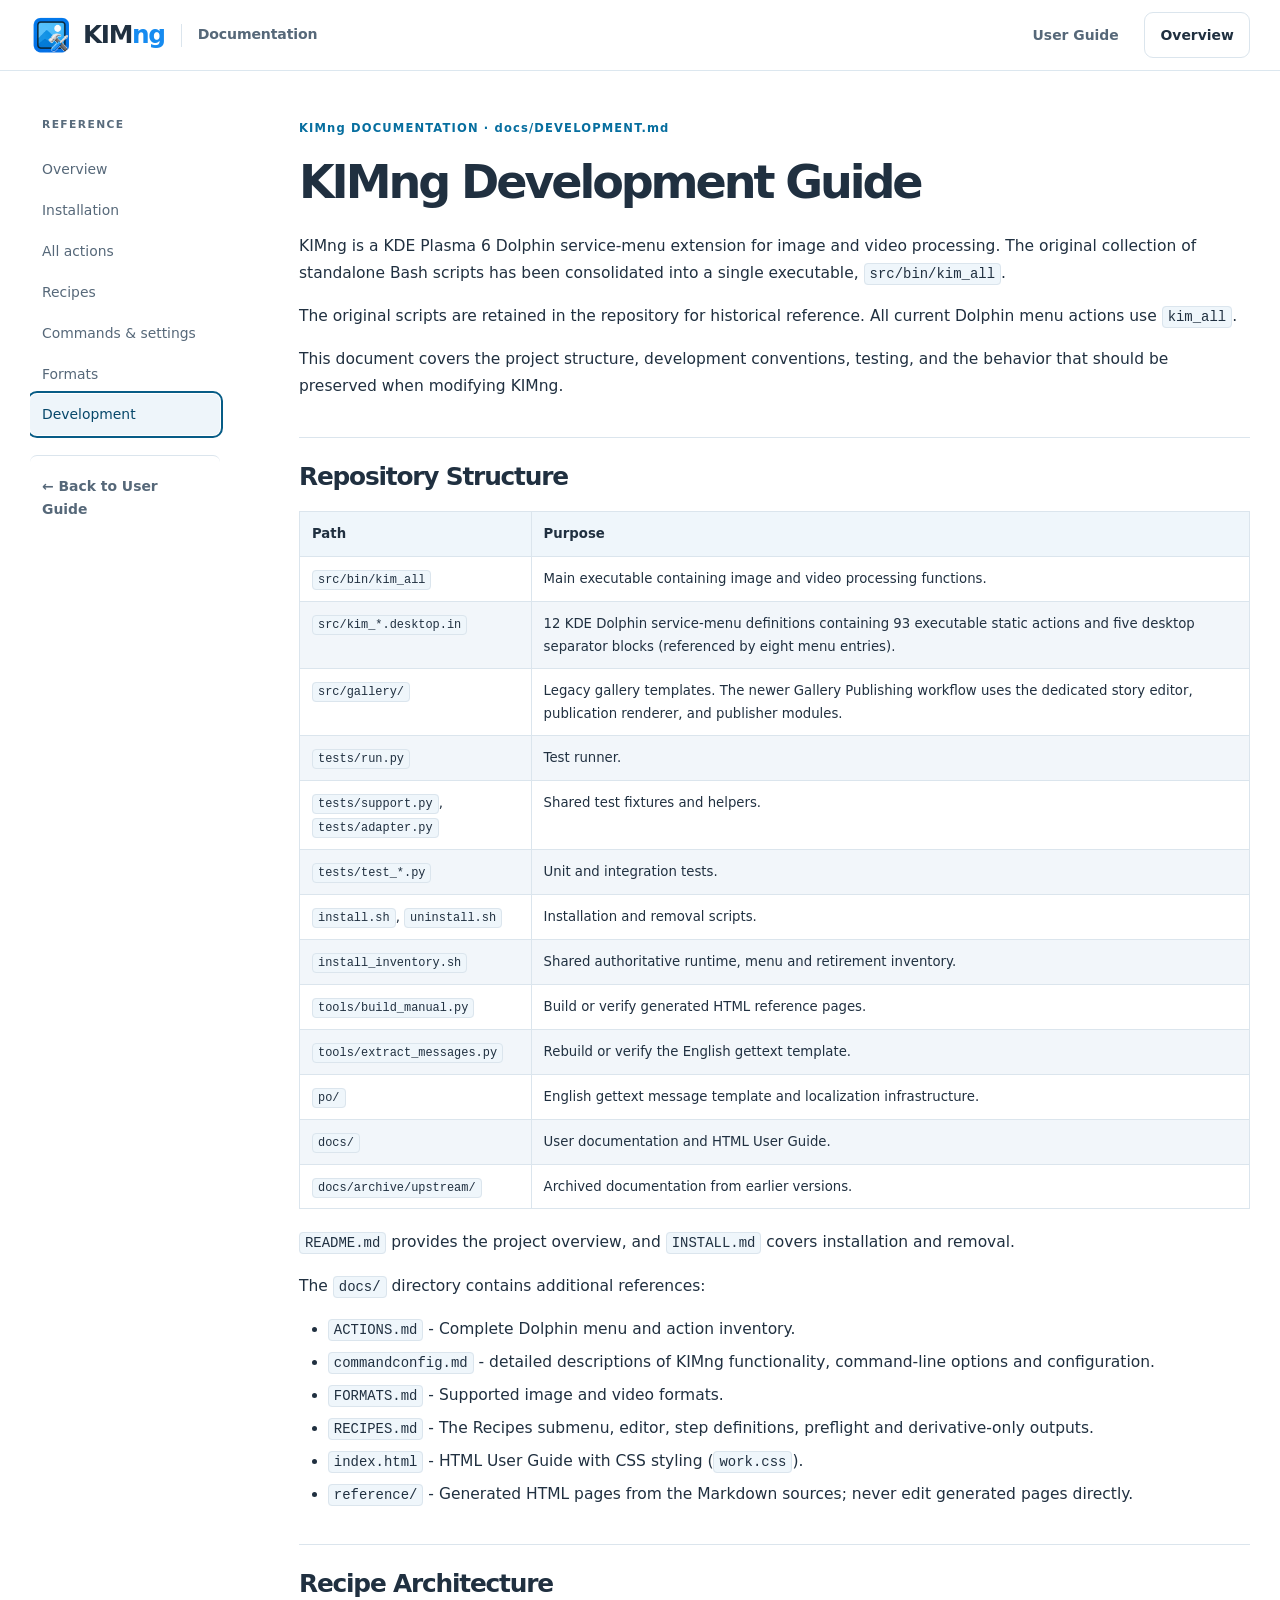
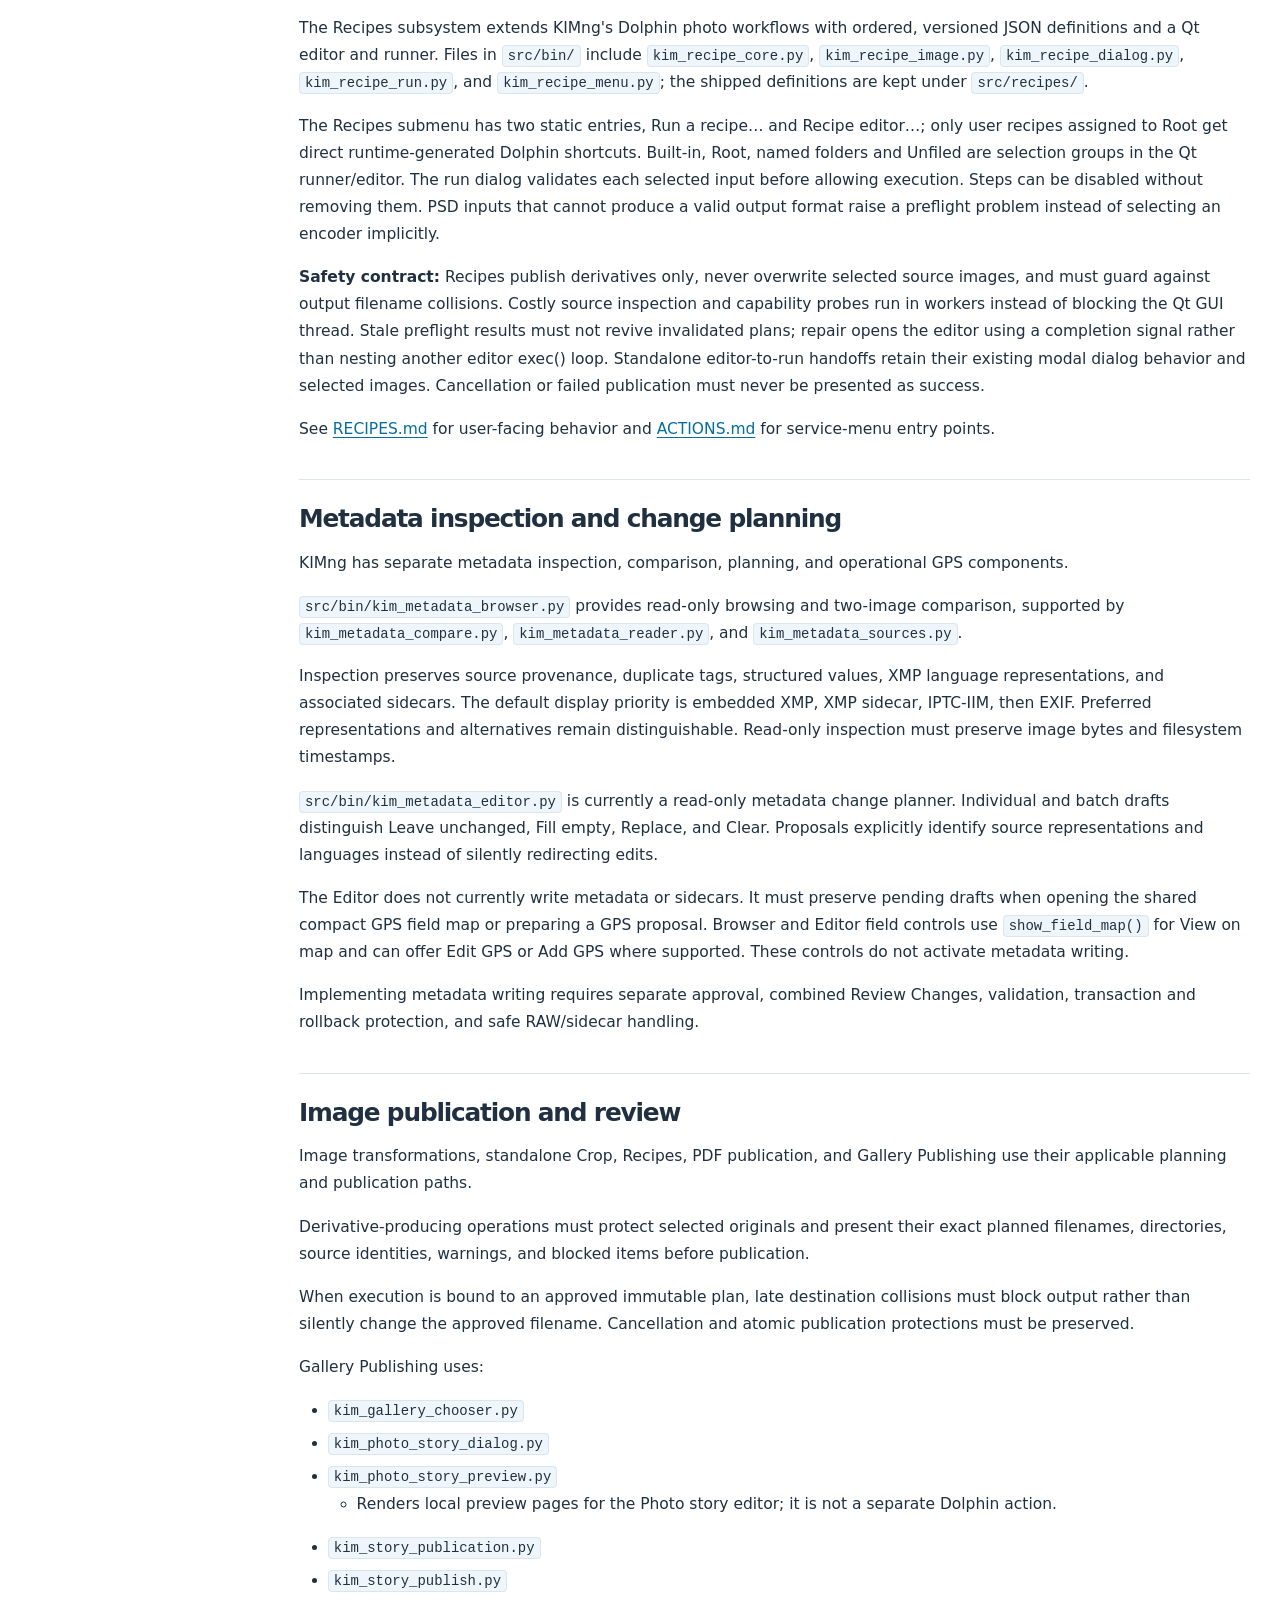
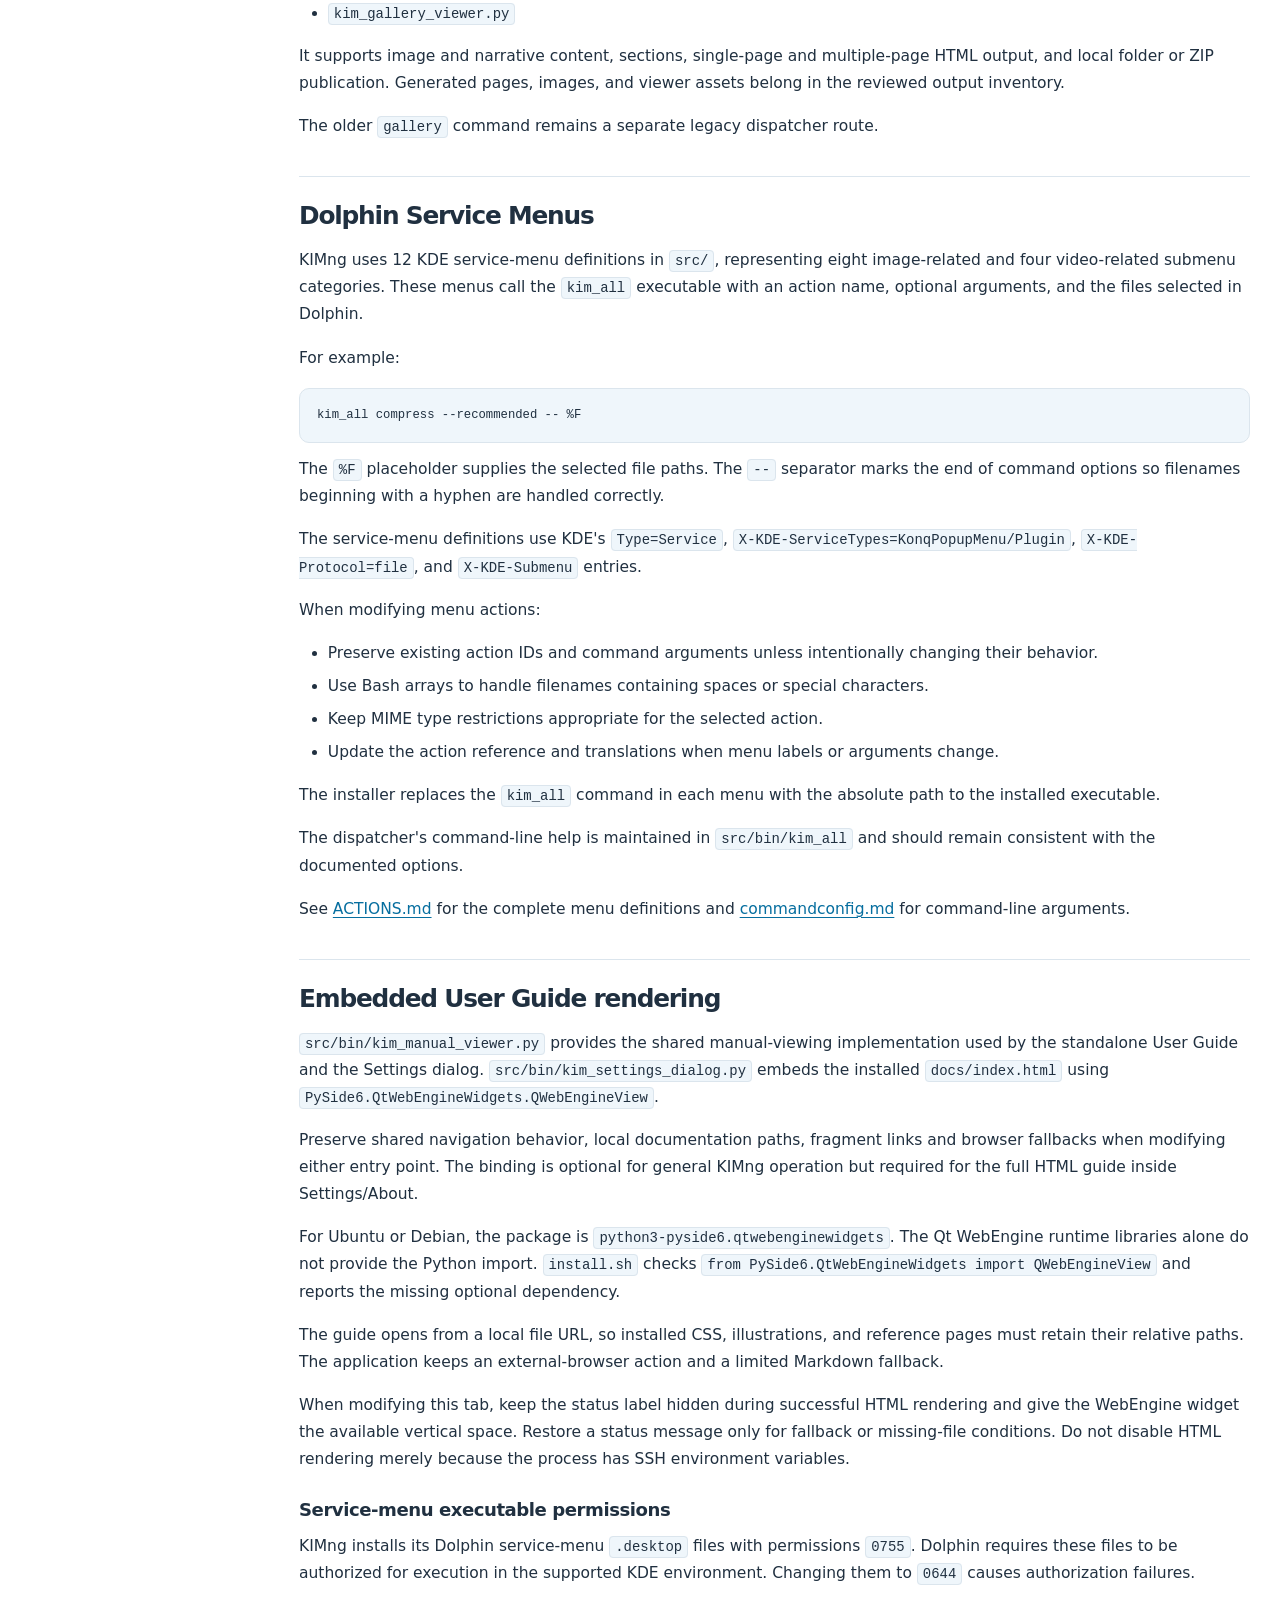
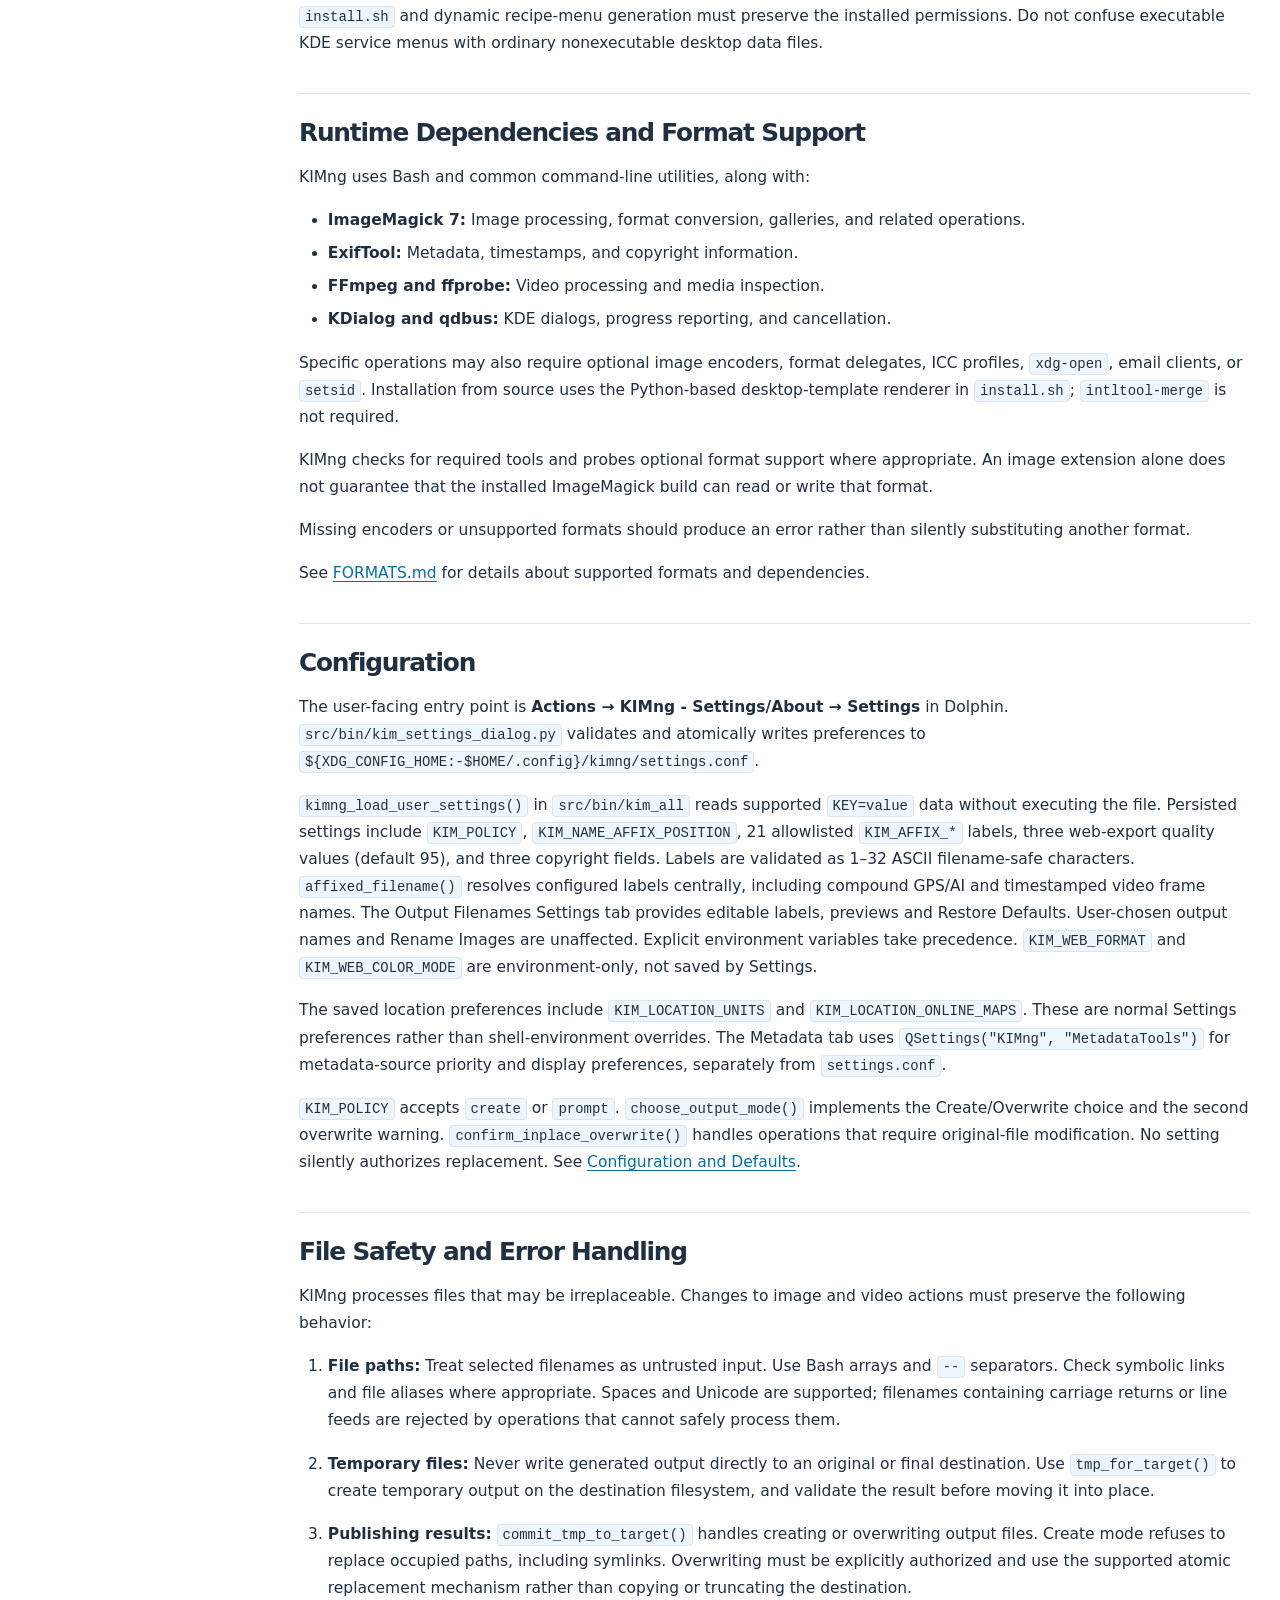
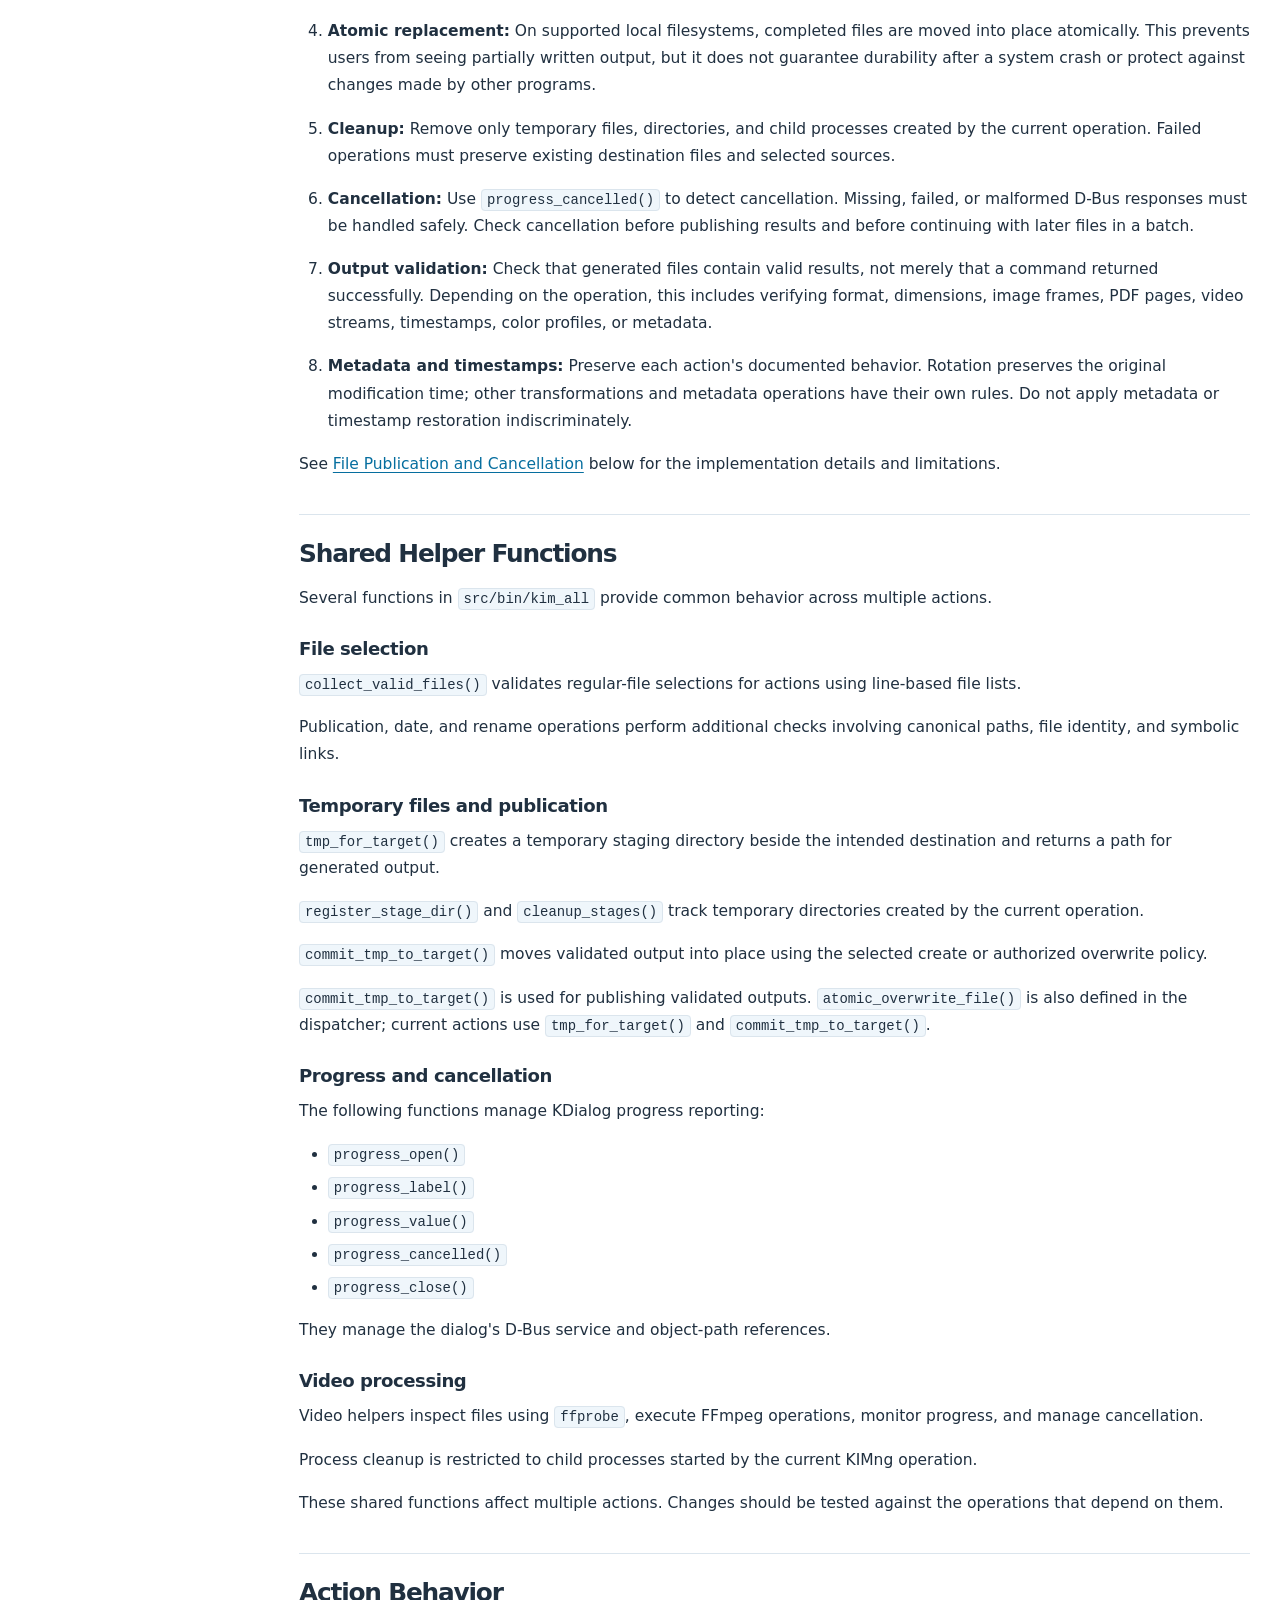
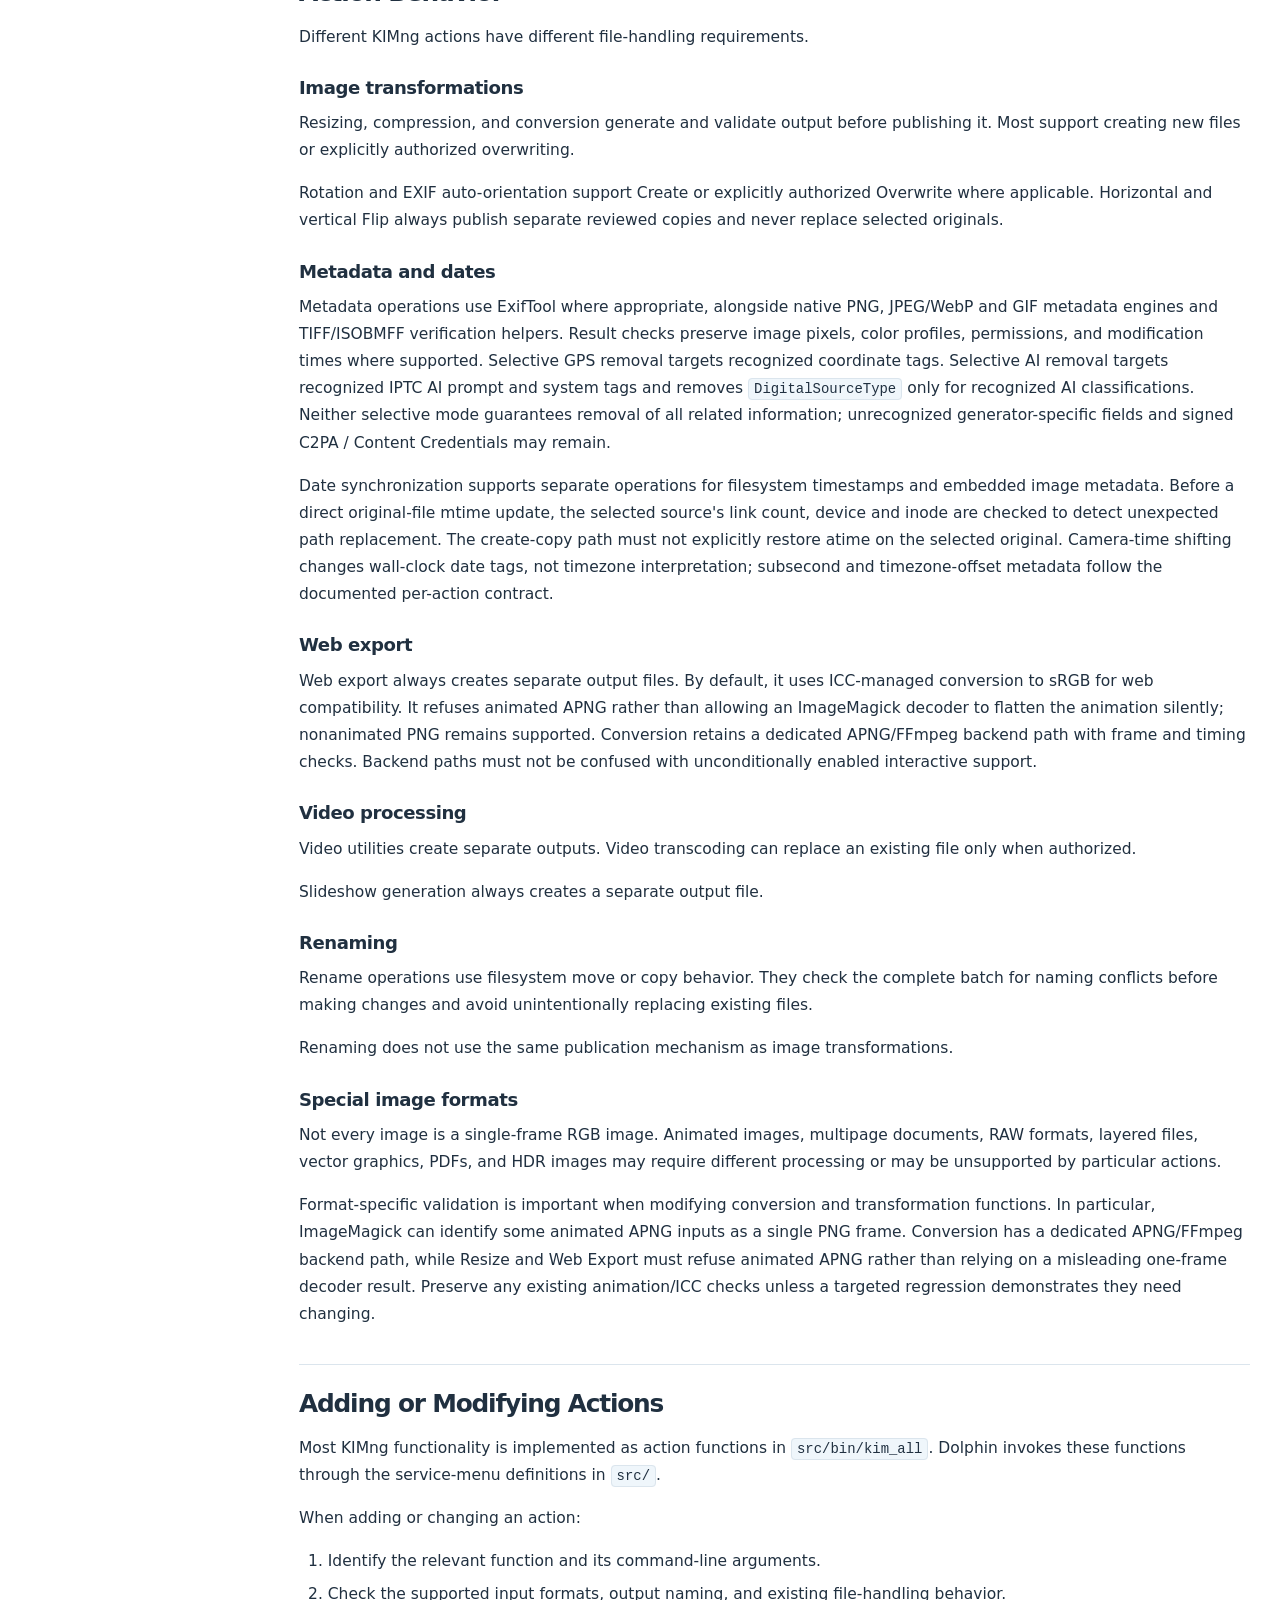
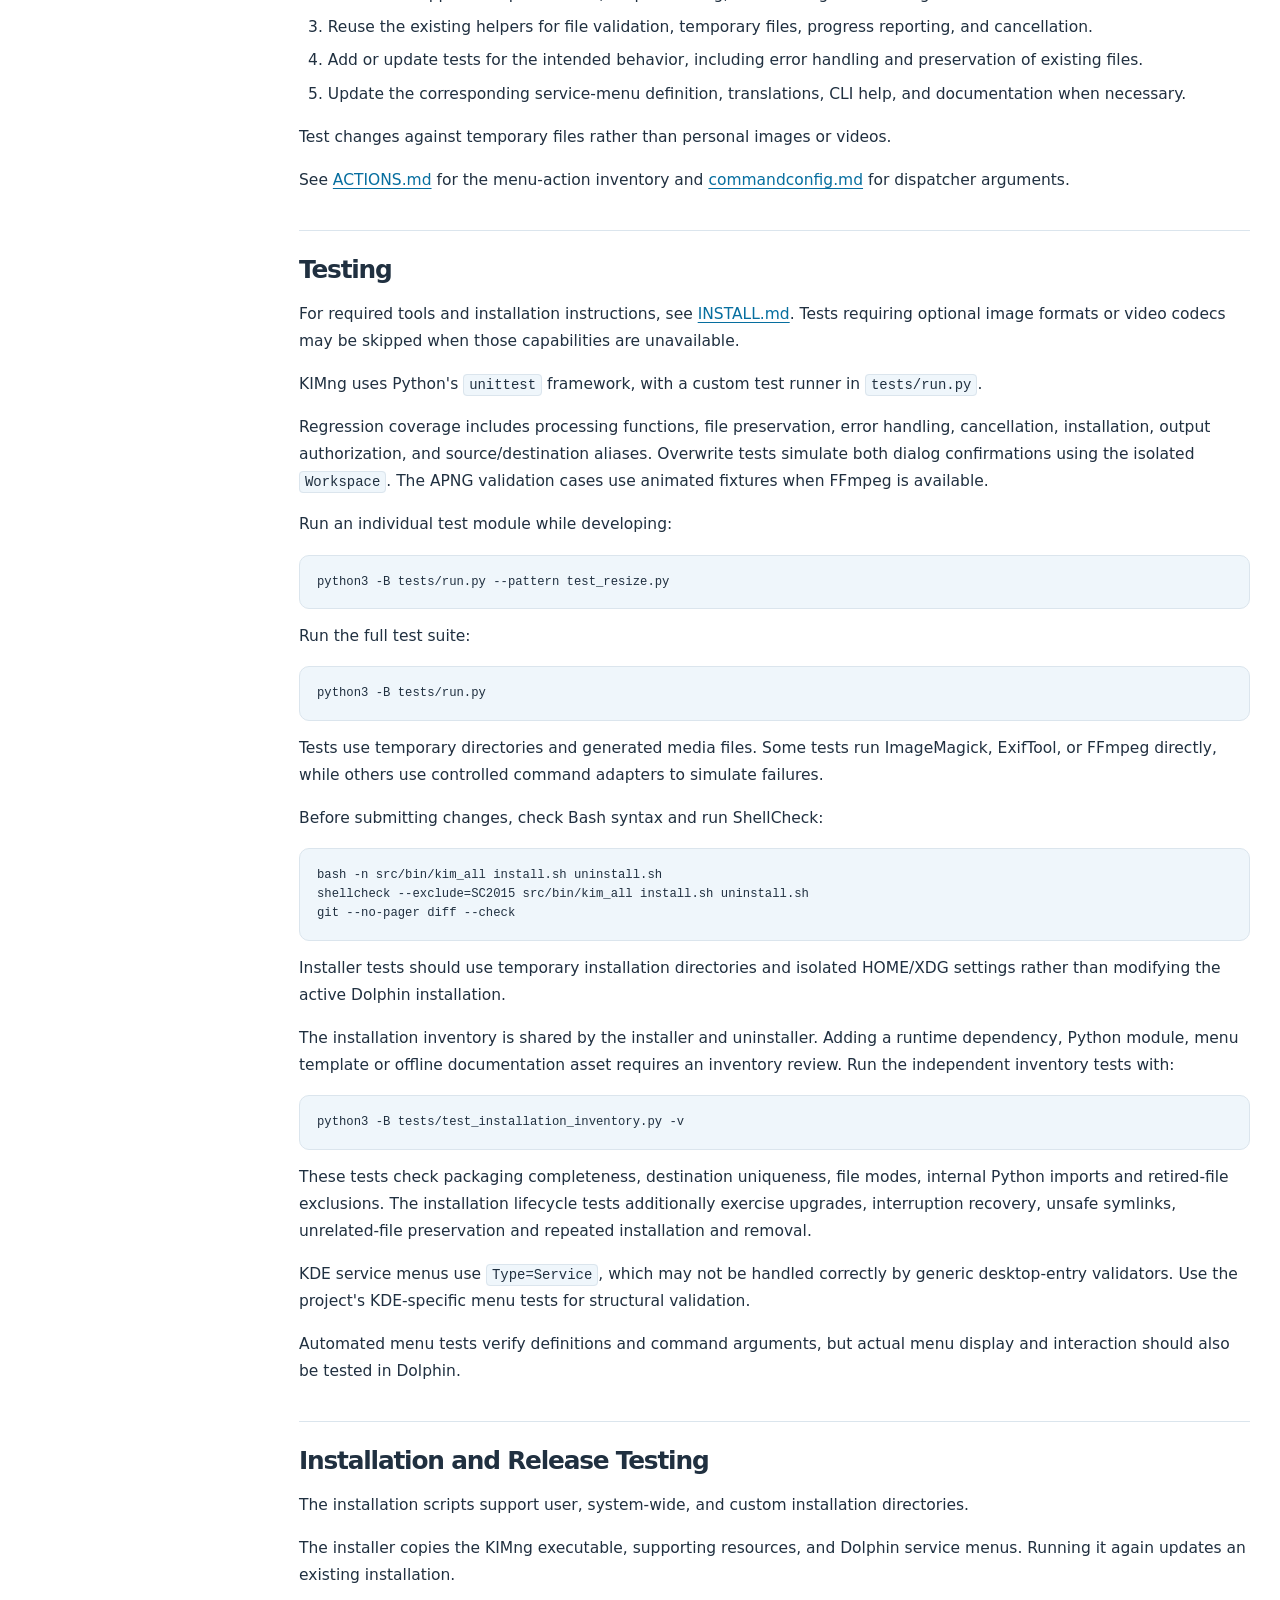
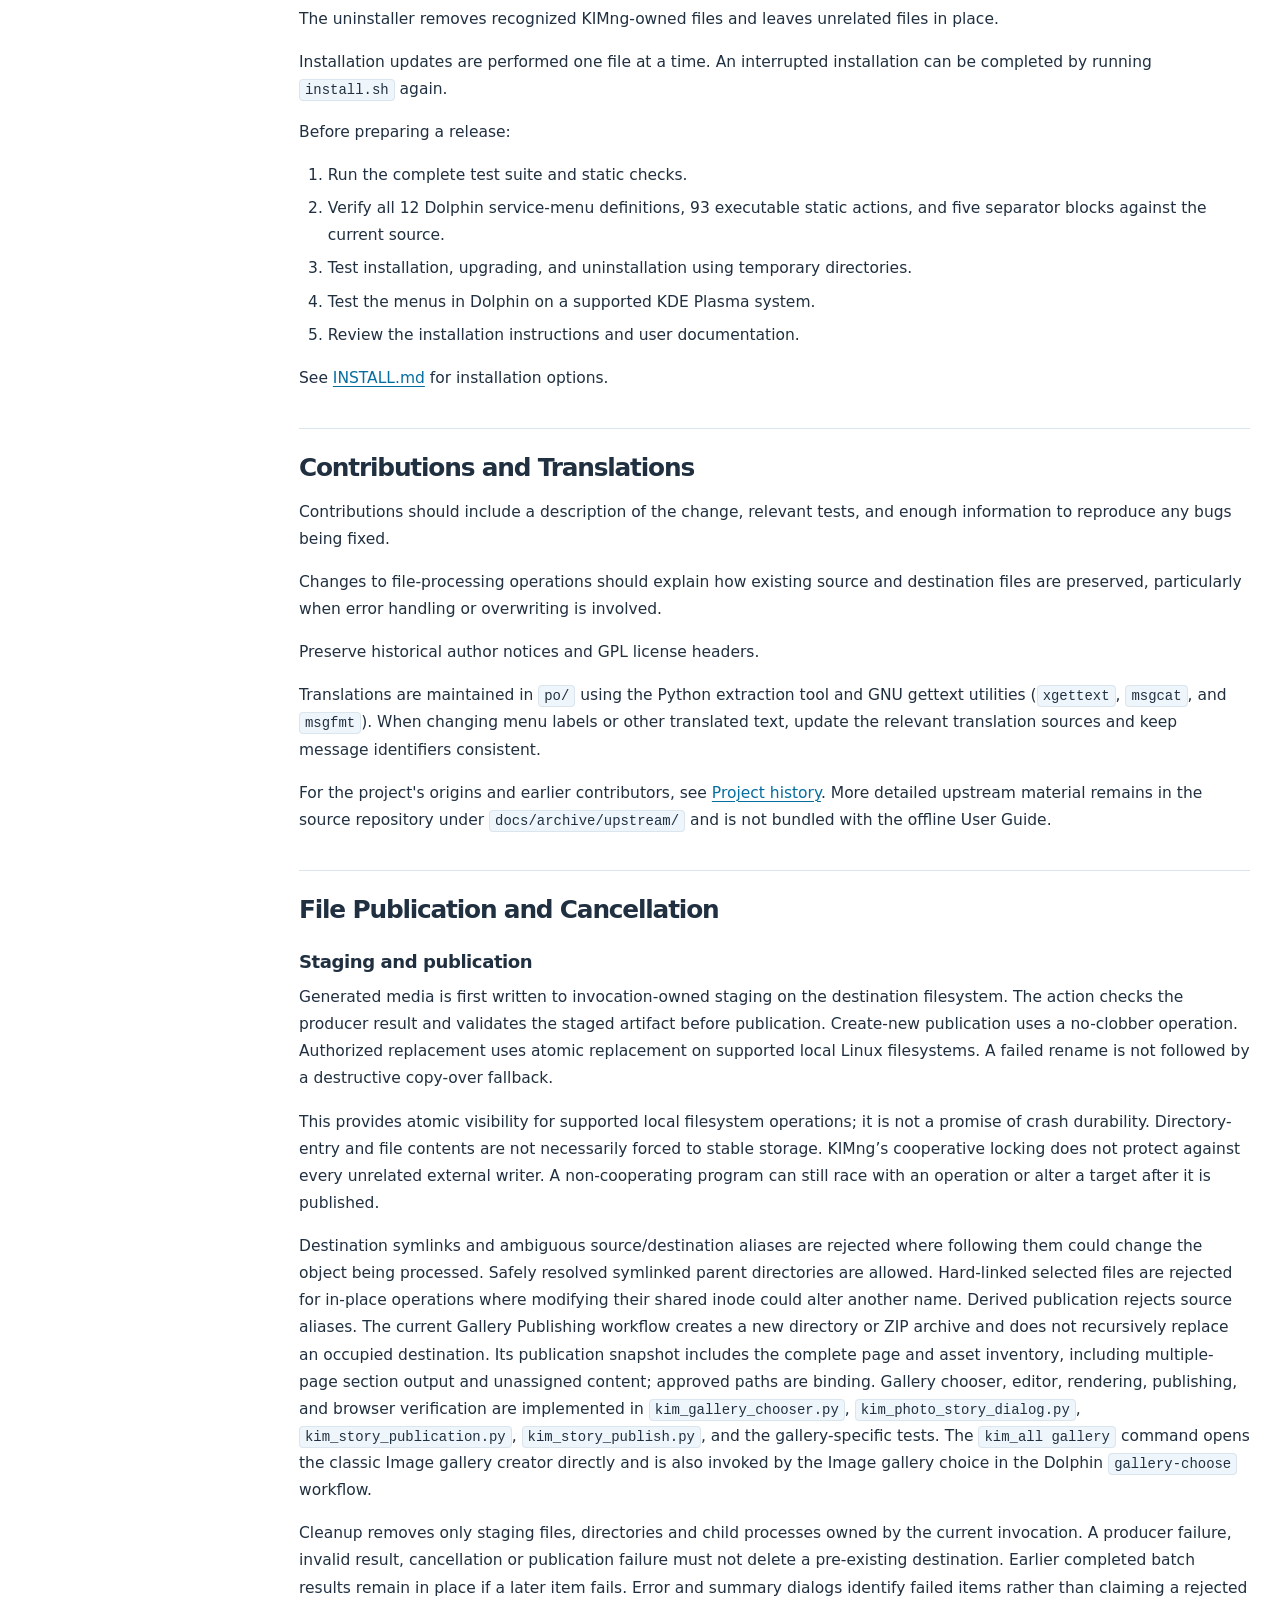
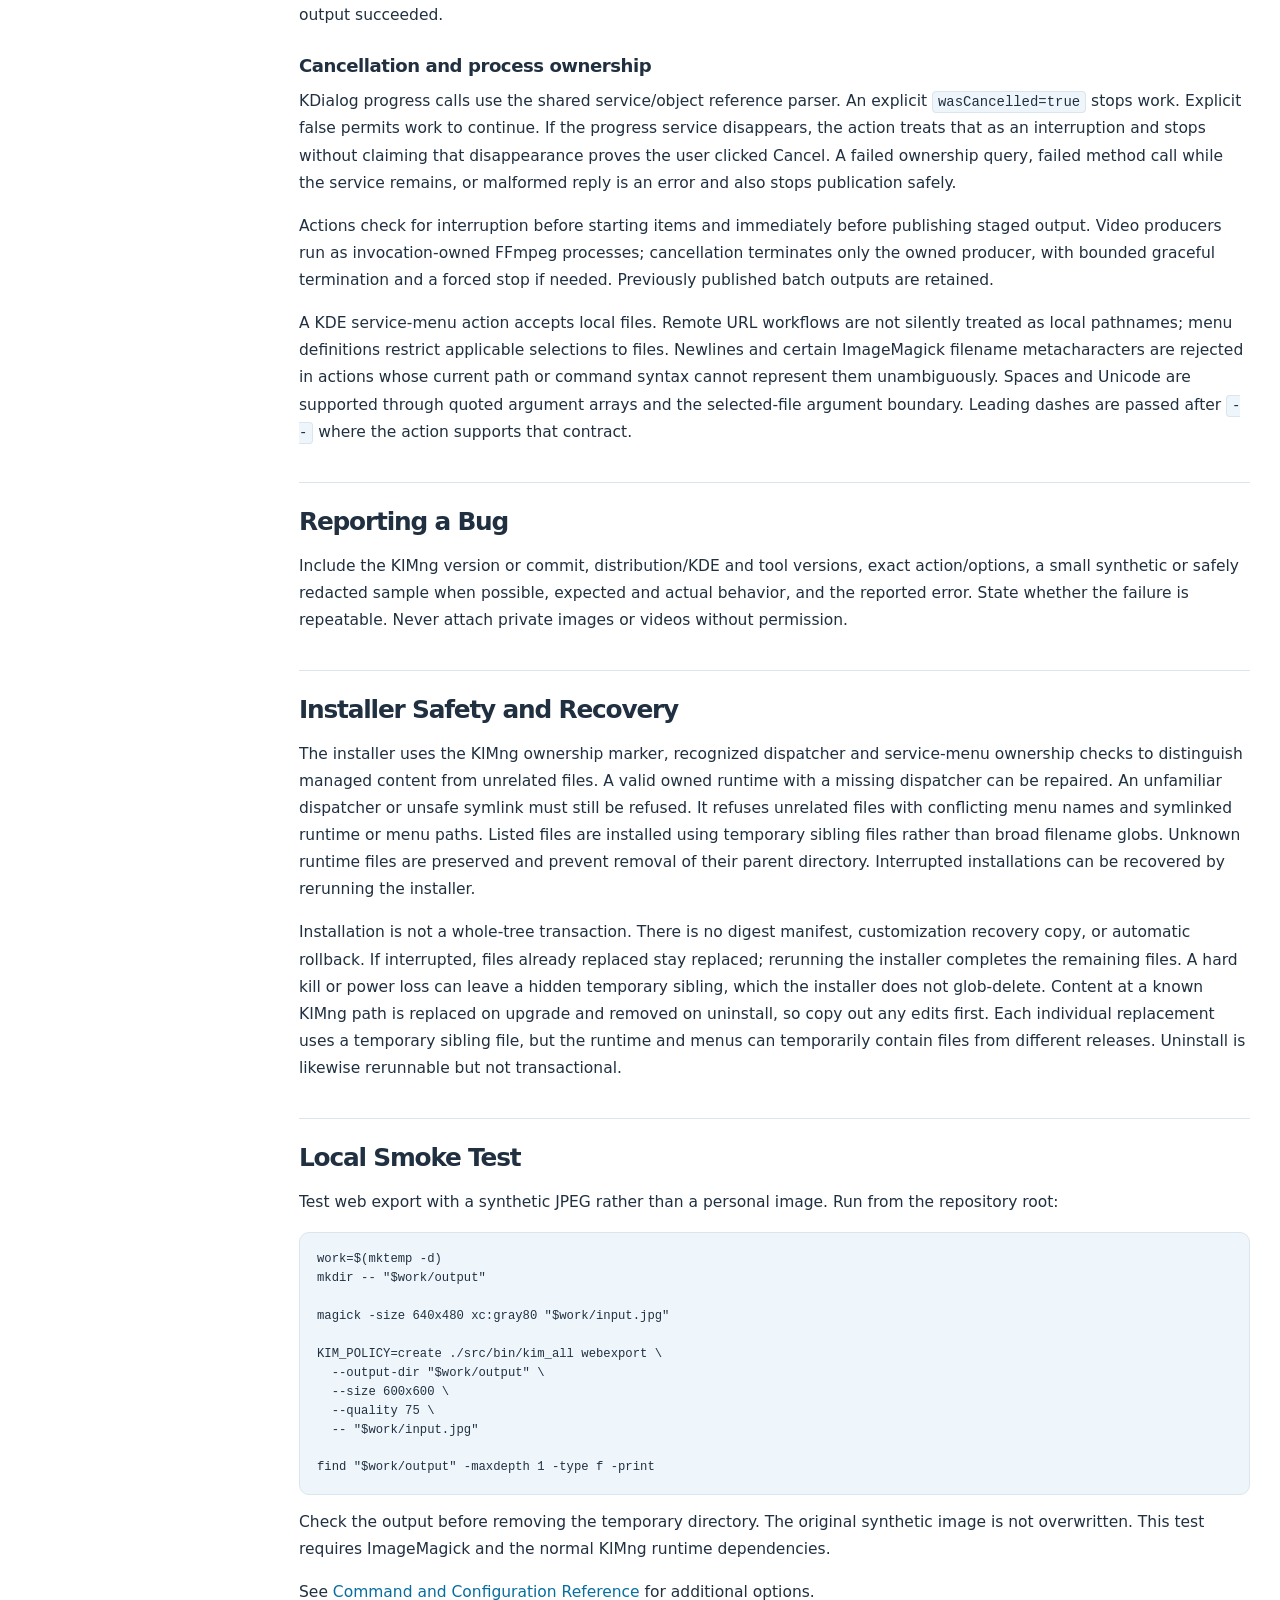
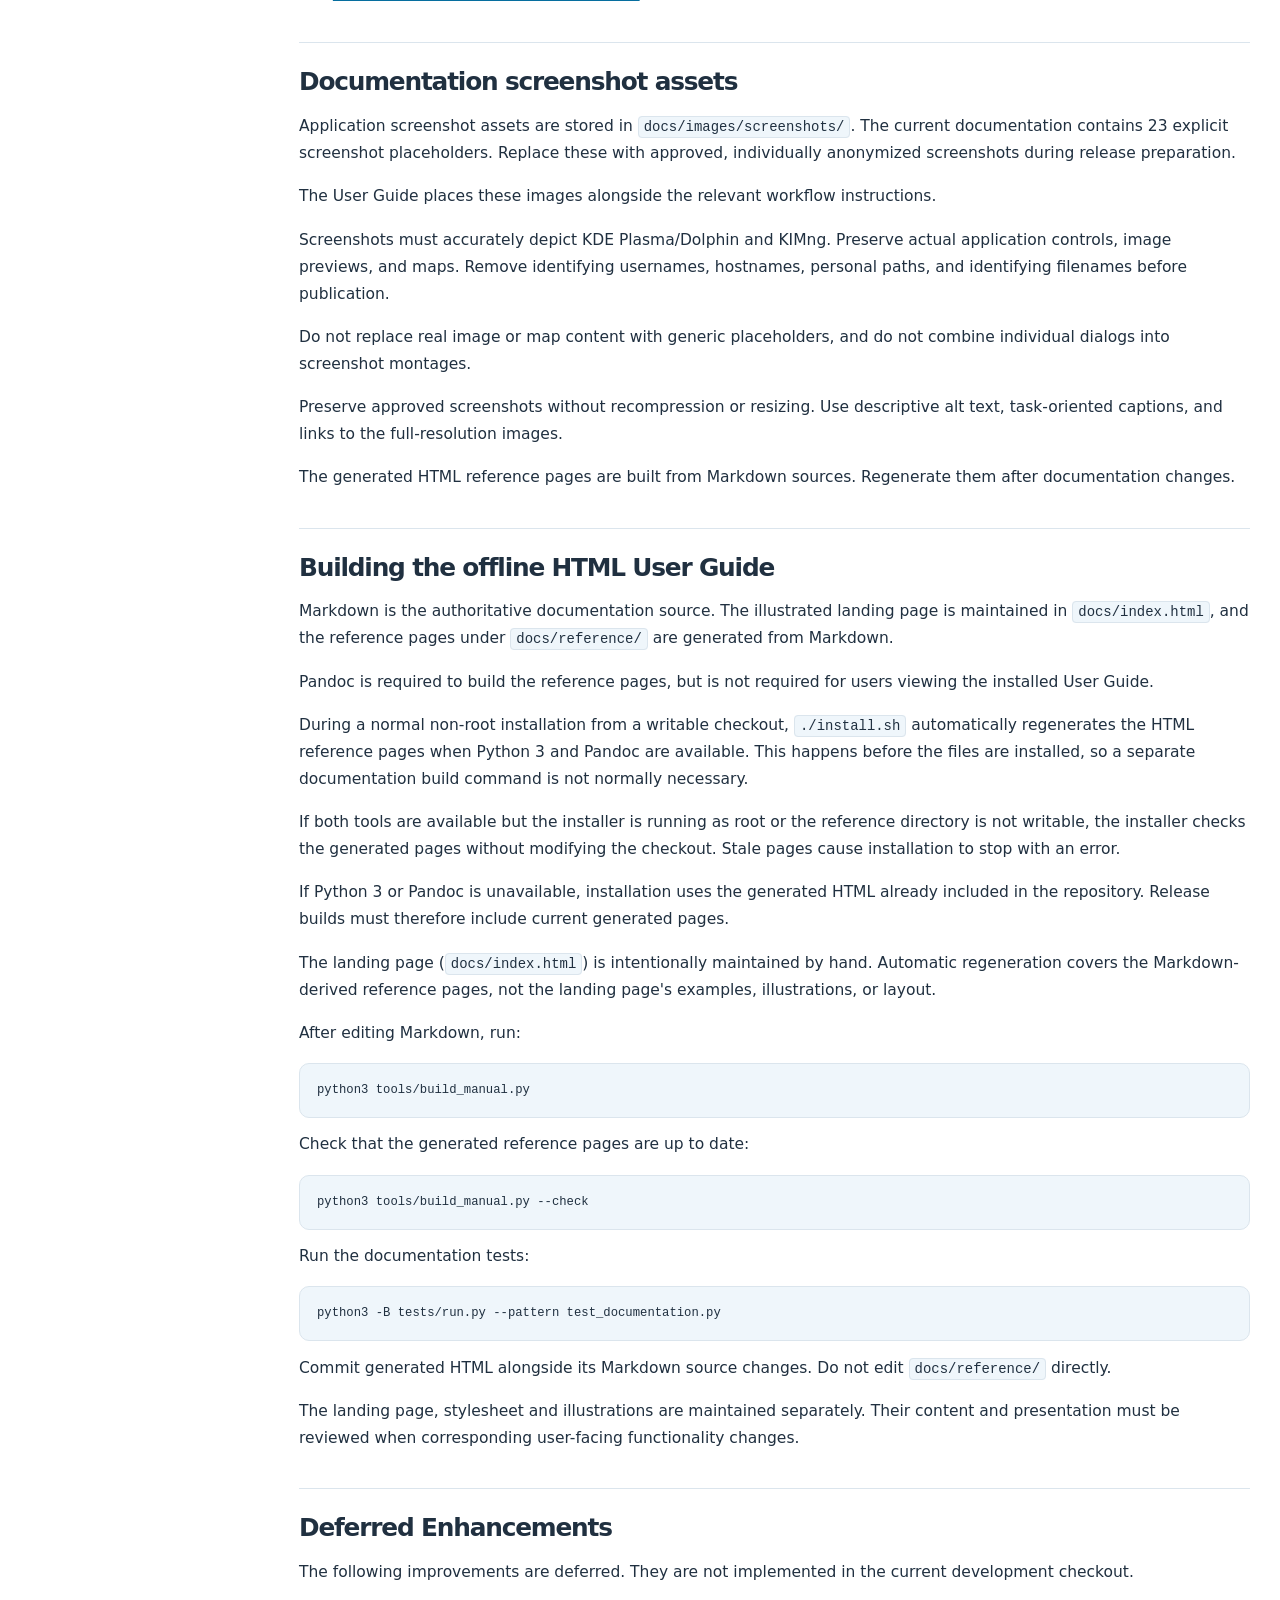
<file: docs/reference/DEVELOPMENT.html>
<!doctype html>
<html lang="en">
<head>
  <meta charset="utf-8">
  <meta name="viewport" content="width=device-width, initial-scale=1">
  <meta name="color-scheme" content="light">
  <title>Development · KIMng Reference</title>
  <link rel="stylesheet" href="../work.css">
</head>
<body class="reference-page">
  <a class="skip-link" href="#main">Skip to main content</a>
  <header class="topbar">
    <div class="topbar-inner page-width">
      <a class="brand" href="../index.html"><span class="brand-mark" aria-hidden="true"><img src="../images/kimng-guide-icon.png" alt="" width="39" height="39"></span><span class="brand-name">KIM<span>ng</span></span><span class="brand-divider" aria-hidden="true"></span><span class="brand-description">Documentation</span></a>
      <nav class="top-actions" aria-label="Reference navigation"><a href="../index.html">User Guide</a><a class="top-action-primary" href="README.html">Overview</a></nav>
    </div>
  </header>
  <div class="reference-layout page-width">
    <aside class="reference-sidebar" aria-label="Documentation sections">
      <p class="nav-heading">REFERENCE</p>
      <nav aria-label="Reference pages"><a href="README.html">Overview</a>
<a href="INSTALL.html">Installation</a>
<a href="ACTIONS.html">All actions</a>
<a href="RECIPES.html">Recipes</a>
<a href="commandconfig.html">Commands &amp; settings</a>
<a href="FORMATS.html">Formats</a>
<a href="DEVELOPMENT.html" aria-current="page">Development</a></nav>
      <a class="back-link" href="../index.html">← Back to User Guide</a>
    </aside>
    <main id="main" class="reference-content">
      <div class="reference-source">KIMng DOCUMENTATION · docs/DEVELOPMENT.md</div>
      <article class="markdown-body">
<h1 id="kimng-development-guide">KIMng Development Guide</h1>
<p>KIMng is a KDE Plasma 6 Dolphin service-menu extension for image and video processing. The original collection of standalone Bash scripts has been consolidated into a single executable, <code>src/bin/kim_all</code>.</p>
<p>The original scripts are retained in the repository for historical reference. All current Dolphin menu actions use <code>kim_all</code>.</p>
<p>This document covers the project structure, development conventions, testing, and the behavior that should be preserved when modifying KIMng.</p>
<h2 id="repository-structure">Repository Structure</h2>
<table>
<thead>
<tr>
<th>Path</th>
<th>Purpose</th>
</tr>
</thead>
<tbody>
<tr>
<td><code>src/bin/kim_all</code></td>
<td>Main executable containing image and video processing functions.</td>
</tr>
<tr>
<td><code>src/kim_*.desktop.in</code></td>
<td>12 KDE Dolphin service-menu definitions containing 93 executable static actions and five desktop separator blocks (referenced by eight menu entries).</td>
</tr>
<tr>
<td><code>src/gallery/</code></td>
<td>Legacy gallery templates. The newer Gallery Publishing workflow uses the dedicated story editor, publication renderer, and publisher modules.</td>
</tr>
<tr>
<td><code>tests/run.py</code></td>
<td>Test runner.</td>
</tr>
<tr>
<td><code>tests/support.py</code>, <code>tests/adapter.py</code></td>
<td>Shared test fixtures and helpers.</td>
</tr>
<tr>
<td><code>tests/test_*.py</code></td>
<td>Unit and integration tests.</td>
</tr>
<tr>
<td><code>install.sh</code>, <code>uninstall.sh</code></td>
<td>Installation and removal scripts.</td>
</tr>
<tr>
<td><code>install_inventory.sh</code></td>
<td>Shared authoritative runtime, menu and retirement inventory.</td>
</tr>
<tr>
<td><code>tools/build_manual.py</code></td>
<td>Build or verify generated HTML reference pages.</td>
</tr>
<tr>
<td><code>tools/extract_messages.py</code></td>
<td>Rebuild or verify the English gettext template.</td>
</tr>
<tr>
<td><code>po/</code></td>
<td>English gettext message template and localization infrastructure.</td>
</tr>
<tr>
<td><code>docs/</code></td>
<td>User documentation and HTML User Guide.</td>
</tr>
<tr>
<td><code>docs/archive/upstream/</code></td>
<td>Archived documentation from earlier versions.</td>
</tr>
</tbody>
</table>
<p><code>README.md</code> provides the project overview, and <code>INSTALL.md</code> covers installation and removal.</p>
<p>The <code>docs/</code> directory contains additional references:</p>
<ul>
<li><code>ACTIONS.md</code> - Complete Dolphin menu and action inventory.</li>
<li><code>commandconfig.md</code> - detailed descriptions of KIMng functionality, command-line options and configuration.</li>
<li><code>FORMATS.md</code> - Supported image and video formats.</li>
<li><code>RECIPES.md</code> - The Recipes submenu, editor, step definitions, preflight and derivative-only outputs.</li>
<li><code>index.html</code> - HTML User Guide with CSS styling (<code>work.css</code>).</li>
<li><code>reference/</code> - Generated HTML pages from the Markdown sources; never edit generated pages directly.</li>
</ul>
<h2 id="recipe-architecture">Recipe Architecture</h2>
<p>The Recipes subsystem extends KIMng's Dolphin photo workflows with ordered, versioned JSON definitions and a Qt editor and runner. Files in <code>src/bin/</code> include <code>kim_recipe_core.py</code>, <code>kim_recipe_image.py</code>, <code>kim_recipe_dialog.py</code>, <code>kim_recipe_run.py</code>, and <code>kim_recipe_menu.py</code>; the shipped definitions are kept under <code>src/recipes/</code>.</p>
<p>The Recipes submenu has two static entries, Run a recipe… and Recipe editor…; only user recipes assigned to Root get direct runtime-generated Dolphin shortcuts. Built-in, Root, named folders and Unfiled are selection groups in the Qt runner/editor. The run dialog validates each selected input before allowing execution. Steps can be disabled without removing them. PSD inputs that cannot produce a valid output format raise a preflight problem instead of selecting an encoder implicitly.</p>
<p><strong>Safety contract:</strong> Recipes publish derivatives only, never overwrite selected source images, and must guard against output filename collisions. Costly source inspection and capability probes run in workers instead of blocking the Qt GUI thread. Stale preflight results must not revive invalidated plans; repair opens the editor using a completion signal rather than nesting another editor exec() loop. Standalone editor-to-run handoffs retain their existing modal dialog behavior and selected images. Cancellation or failed publication must never be presented as success.</p>
<p>See <a href="RECIPES.html">RECIPES.md</a> for user-facing behavior and <a href="ACTIONS.html">ACTIONS.md</a> for service-menu entry points.</p>
<h2 id="metadata-inspection-and-change-planning">Metadata inspection and change planning</h2>
<p>KIMng has separate metadata inspection, comparison, planning, and operational GPS components.</p>
<p><code>src/bin/kim_metadata_browser.py</code> provides read-only browsing and two-image comparison, supported by <code>kim_metadata_compare.py</code>, <code>kim_metadata_reader.py</code>, and <code>kim_metadata_sources.py</code>.</p>
<p>Inspection preserves source provenance, duplicate tags, structured values, XMP language representations, and associated sidecars. The default display priority is embedded XMP, XMP sidecar, IPTC-IIM, then EXIF. Preferred representations and alternatives remain distinguishable. Read-only inspection must preserve image bytes and filesystem timestamps.</p>
<p><code>src/bin/kim_metadata_editor.py</code> is currently a read-only metadata change planner. Individual and batch drafts distinguish Leave unchanged, Fill empty, Replace, and Clear. Proposals explicitly identify source representations and languages instead of silently redirecting edits.</p>
<p>The Editor does not currently write metadata or sidecars. It must preserve pending drafts when opening the shared compact GPS field map or preparing a GPS proposal. Browser and Editor field controls use <code>show_field_map()</code> for View on map and can offer Edit GPS or Add GPS where supported. These controls do not activate metadata writing.</p>
<p>Implementing metadata writing requires separate approval, combined Review Changes, validation, transaction and rollback protection, and safe RAW/sidecar handling.</p>
<h2 id="image-publication-and-review">Image publication and review</h2>
<p>Image transformations, standalone Crop, Recipes, PDF publication, and Gallery Publishing use their applicable planning and publication paths.</p>
<p>Derivative-producing operations must protect selected originals and present their exact planned filenames, directories, source identities, warnings, and blocked items before publication.</p>
<p>When execution is bound to an approved immutable plan, late destination collisions must block output rather than silently change the approved filename. Cancellation and atomic publication protections must be preserved.</p>
<p>Gallery Publishing uses:</p>
<ul>
<li><code>kim_gallery_chooser.py</code></li>
<li><code>kim_photo_story_dialog.py</code></li>
<li><code>kim_photo_story_preview.py</code>
<ul>
<li>Renders local preview pages for the Photo story editor; it is not a separate Dolphin action.</li>
</ul></li>
<li><code>kim_story_publication.py</code></li>
<li><code>kim_story_publish.py</code></li>
<li><code>kim_gallery_viewer.py</code></li>
</ul>
<p>It supports image and narrative content, sections, single-page and multiple-page HTML output, and local folder or ZIP publication. Generated pages, images, and viewer assets belong in the reviewed output inventory.</p>
<p>The older <code>gallery</code> command remains a separate legacy dispatcher route.</p>
<h2 id="dolphin-service-menus">Dolphin Service Menus</h2>
<p>KIMng uses 12 KDE service-menu definitions in <code>src/</code>, representing eight image-related and four video-related submenu categories. These menus call the <code>kim_all</code> executable with an action name, optional arguments, and the files selected in Dolphin.</p>
<p>For example:</p>
<pre class="sh"><code>kim_all compress --recommended -- %F</code></pre>
<p>The <code>%F</code> placeholder supplies the selected file paths. The <code>--</code> separator marks the end of command options so filenames beginning with a hyphen are handled correctly.</p>
<p>The service-menu definitions use KDE's <code>Type=Service</code>, <code>X-KDE-ServiceTypes=KonqPopupMenu/Plugin</code>, <code>X-KDE-Protocol=file</code>, and <code>X-KDE-Submenu</code> entries.</p>
<p>When modifying menu actions:</p>
<ul>
<li>Preserve existing action IDs and command arguments unless intentionally changing their behavior.</li>
<li>Use Bash arrays to handle filenames containing spaces or special characters.</li>
<li>Keep MIME type restrictions appropriate for the selected action.</li>
<li>Update the action reference and translations when menu labels or arguments change.</li>
</ul>
<p>The installer replaces the <code>kim_all</code> command in each menu with the absolute path to the installed executable.</p>
<p>The dispatcher's command-line help is maintained in <code>src/bin/kim_all</code> and should remain consistent with the documented options.</p>
<p>See <a href="ACTIONS.html">ACTIONS.md</a> for the complete menu definitions and <a href="commandconfig.html">commandconfig.md</a> for command-line arguments.</p>
<h2 id="embedded-user-guide-rendering">Embedded User Guide rendering</h2>
<p><code>src/bin/kim_manual_viewer.py</code> provides the shared manual-viewing implementation used by the standalone User Guide and the Settings dialog. <code>src/bin/kim_settings_dialog.py</code> embeds the installed <code>docs/index.html</code> using <code>PySide6.QtWebEngineWidgets.QWebEngineView</code>.</p>
<p>Preserve shared navigation behavior, local documentation paths, fragment links and browser fallbacks when modifying either entry point. The binding is optional for general KIMng operation but required for the full HTML guide inside Settings/About.</p>
<p>For Ubuntu or Debian, the package is <code>python3-pyside6.qtwebenginewidgets</code>. The Qt WebEngine runtime libraries alone do not provide the Python import. <code>install.sh</code> checks <code>from PySide6.QtWebEngineWidgets import QWebEngineView</code> and reports the missing optional dependency.</p>
<p>The guide opens from a local file URL, so installed CSS, illustrations, and reference pages must retain their relative paths. The application keeps an external-browser action and a limited Markdown fallback.</p>
<p>When modifying this tab, keep the status label hidden during successful HTML rendering and give the WebEngine widget the available vertical space. Restore a status message only for fallback or missing-file conditions. Do not disable HTML rendering merely because the process has SSH environment variables.</p>
<h3 id="service-menu-executable-permissions">Service-menu executable permissions</h3>
<p>KIMng installs its Dolphin service-menu <code>.desktop</code> files with permissions <code>0755</code>. Dolphin requires these files to be authorized for execution in the supported KDE environment. Changing them to <code>0644</code> causes authorization failures.</p>
<p><code>install.sh</code> and dynamic recipe-menu generation must preserve the installed permissions. Do not confuse executable KDE service menus with ordinary nonexecutable desktop data files.</p>
<h2 id="runtime-dependencies-and-format-support">Runtime Dependencies and Format Support</h2>
<p>KIMng uses Bash and common command-line utilities, along with:</p>
<ul>
<li><strong>ImageMagick 7:</strong> Image processing, format conversion, galleries, and related operations.</li>
<li><strong>ExifTool:</strong> Metadata, timestamps, and copyright information.</li>
<li><strong>FFmpeg and ffprobe:</strong> Video processing and media inspection.</li>
<li><strong>KDialog and qdbus:</strong> KDE dialogs, progress reporting, and cancellation.</li>
</ul>
<p>Specific operations may also require optional image encoders, format delegates, ICC profiles, <code>xdg-open</code>, email clients, or <code>setsid</code>. Installation from source uses the Python-based desktop-template renderer in <code>install.sh</code>; <code>intltool-merge</code> is not required.</p>
<p>KIMng checks for required tools and probes optional format support where appropriate. An image extension alone does not guarantee that the installed ImageMagick build can read or write that format.</p>
<p>Missing encoders or unsupported formats should produce an error rather than silently substituting another format.</p>
<p>See <a href="FORMATS.html">FORMATS.md</a> for details about supported formats and dependencies.</p>
<h2 id="configuration">Configuration</h2>
<p>The user-facing entry point is <strong>Actions → KIMng - Settings/About → Settings</strong> in Dolphin. <code>src/bin/kim_settings_dialog.py</code> validates and atomically writes preferences to <code>${XDG_CONFIG_HOME:-$HOME/.config}/kimng/settings.conf</code>.</p>
<p><code>kimng_load_user_settings()</code> in <code>src/bin/kim_all</code> reads supported <code>KEY=value</code> data without executing the file. Persisted settings include <code>KIM_POLICY</code>, <code>KIM_NAME_AFFIX_POSITION</code>, 21 allowlisted <code>KIM_AFFIX_*</code> labels, three web-export quality values (default 95), and three copyright fields. Labels are validated as 1–32 ASCII filename-safe characters. <code>affixed_filename()</code> resolves configured labels centrally, including compound GPS/AI and timestamped video frame names. The Output Filenames Settings tab provides editable labels, previews and Restore Defaults. User-chosen output names and Rename Images are unaffected. Explicit environment variables take precedence. <code>KIM_WEB_FORMAT</code> and <code>KIM_WEB_COLOR_MODE</code> are environment-only, not saved by Settings.</p>
<p>The saved location preferences include <code>KIM_LOCATION_UNITS</code> and <code>KIM_LOCATION_ONLINE_MAPS</code>. These are normal Settings preferences rather than shell-environment overrides. The Metadata tab uses <code>QSettings("KIMng", "MetadataTools")</code> for metadata-source priority and display preferences, separately from <code>settings.conf</code>.</p>
<p><code>KIM_POLICY</code> accepts <code>create</code> or <code>prompt</code>. <code>choose_output_mode()</code> implements the Create/Overwrite choice and the second overwrite warning. <code>confirm_inplace_overwrite()</code> handles operations that require original-file modification. No setting silently authorizes replacement. See <a href="commandconfig.html#configuration-and-defaults">Configuration and Defaults</a>.</p>
<h2 id="file-safety-and-error-handling">File Safety and Error Handling</h2>
<p>KIMng processes files that may be irreplaceable. Changes to image and video actions must preserve the following behavior:</p>
<ol type="1">
<li><p><strong>File paths:</strong> Treat selected filenames as untrusted input. Use Bash arrays and <code>--</code> separators. Check symbolic links and file aliases where appropriate. Spaces and Unicode are supported; filenames containing carriage returns or line feeds are rejected by operations that cannot safely process them.</p></li>
<li><p><strong>Temporary files:</strong> Never write generated output directly to an original or final destination. Use <code>tmp_for_target()</code> to create temporary output on the destination filesystem, and validate the result before moving it into place.</p></li>
<li><p><strong>Publishing results:</strong> <code>commit_tmp_to_target()</code> handles creating or overwriting output files. Create mode refuses to replace occupied paths, including symlinks. Overwriting must be explicitly authorized and use the supported atomic replacement mechanism rather than copying or truncating the destination.</p></li>
<li><p><strong>Atomic replacement:</strong> On supported local filesystems, completed files are moved into place atomically. This prevents users from seeing partially written output, but it does not guarantee durability after a system crash or protect against changes made by other programs.</p></li>
<li><p><strong>Cleanup:</strong> Remove only temporary files, directories, and child processes created by the current operation. Failed operations must preserve existing destination files and selected sources.</p></li>
<li><p><strong>Cancellation:</strong> Use <code>progress_cancelled()</code> to detect cancellation. Missing, failed, or malformed D-Bus responses must be handled safely. Check cancellation before publishing results and before continuing with later files in a batch.</p></li>
<li><p><strong>Output validation:</strong> Check that generated files contain valid results, not merely that a command returned successfully. Depending on the operation, this includes verifying format, dimensions, image frames, PDF pages, video streams, timestamps, color profiles, or metadata.</p></li>
<li><p><strong>Metadata and timestamps:</strong> Preserve each action's documented behavior. Rotation preserves the original modification time; other transformations and metadata operations have their own rules. Do not apply metadata or timestamp restoration indiscriminately.</p></li>
</ol>
<p>See <a href="#file-publication-and-cancellation">File Publication and Cancellation</a> below for the implementation details and limitations.</p>
<h2 id="shared-helper-functions">Shared Helper Functions</h2>
<p>Several functions in <code>src/bin/kim_all</code> provide common behavior across multiple actions.</p>
<h3 id="file-selection">File selection</h3>
<p><code>collect_valid_files()</code> validates regular-file selections for actions using line-based file lists.</p>
<p>Publication, date, and rename operations perform additional checks involving canonical paths, file identity, and symbolic links.</p>
<h3 id="temporary-files-and-publication">Temporary files and publication</h3>
<p><code>tmp_for_target()</code> creates a temporary staging directory beside the intended destination and returns a path for generated output.</p>
<p><code>register_stage_dir()</code> and <code>cleanup_stages()</code> track temporary directories created by the current operation.</p>
<p><code>commit_tmp_to_target()</code> moves validated output into place using the selected create or authorized overwrite policy.</p>
<p><code>commit_tmp_to_target()</code> is used for publishing validated outputs. <code>atomic_overwrite_file()</code> is also defined in the dispatcher; current actions use <code>tmp_for_target()</code> and <code>commit_tmp_to_target()</code>.</p>
<h3 id="progress-and-cancellation">Progress and cancellation</h3>
<p>The following functions manage KDialog progress reporting:</p>
<ul>
<li><code>progress_open()</code></li>
<li><code>progress_label()</code></li>
<li><code>progress_value()</code></li>
<li><code>progress_cancelled()</code></li>
<li><code>progress_close()</code></li>
</ul>
<p>They manage the dialog's D-Bus service and object-path references.</p>
<h3 id="video-processing">Video processing</h3>
<p>Video helpers inspect files using <code>ffprobe</code>, execute FFmpeg operations, monitor progress, and manage cancellation.</p>
<p>Process cleanup is restricted to child processes started by the current KIMng operation.</p>
<p>These shared functions affect multiple actions. Changes should be tested against the operations that depend on them.</p>
<h2 id="action-behavior">Action Behavior</h2>
<p>Different KIMng actions have different file-handling requirements.</p>
<h3 id="image-transformations">Image transformations</h3>
<p>Resizing, compression, and conversion generate and validate output before publishing it. Most support creating new files or explicitly authorized overwriting.</p>
<p>Rotation and EXIF auto-orientation support Create or explicitly authorized Overwrite where applicable. Horizontal and vertical Flip always publish separate reviewed copies and never replace selected originals.</p>
<h3 id="metadata-and-dates">Metadata and dates</h3>
<p>Metadata operations use ExifTool where appropriate, alongside native PNG, JPEG/WebP and GIF metadata engines and TIFF/ISOBMFF verification helpers. Result checks preserve image pixels, color profiles, permissions, and modification times where supported. Selective GPS removal targets recognized coordinate tags. Selective AI removal targets recognized IPTC AI prompt and system tags and removes <code>DigitalSourceType</code> only for recognized AI classifications. Neither selective mode guarantees removal of all related information; unrecognized generator-specific fields and signed C2PA / Content Credentials may remain.</p>
<p>Date synchronization supports separate operations for filesystem timestamps and embedded image metadata. Before a direct original-file mtime update, the selected source's link count, device and inode are checked to detect unexpected path replacement. The create-copy path must not explicitly restore atime on the selected original. Camera-time shifting changes wall-clock date tags, not timezone interpretation; subsecond and timezone-offset metadata follow the documented per-action contract.</p>
<h3 id="web-export">Web export</h3>
<p>Web export always creates separate output files. By default, it uses ICC-managed conversion to sRGB for web compatibility. It refuses animated APNG rather than allowing an ImageMagick decoder to flatten the animation silently; nonanimated PNG remains supported. Conversion retains a dedicated APNG/FFmpeg backend path with frame and timing checks. Backend paths must not be confused with unconditionally enabled interactive support.</p>
<h3 id="video-processing-1">Video processing</h3>
<p>Video utilities create separate outputs. Video transcoding can replace an existing file only when authorized.</p>
<p>Slideshow generation always creates a separate output file.</p>
<h3 id="renaming">Renaming</h3>
<p>Rename operations use filesystem move or copy behavior. They check the complete batch for naming conflicts before making changes and avoid unintentionally replacing existing files.</p>
<p>Renaming does not use the same publication mechanism as image transformations.</p>
<h3 id="special-image-formats">Special image formats</h3>
<p>Not every image is a single-frame RGB image. Animated images, multipage documents, RAW formats, layered files, vector graphics, PDFs, and HDR images may require different processing or may be unsupported by particular actions.</p>
<p>Format-specific validation is important when modifying conversion and transformation functions. In particular, ImageMagick can identify some animated APNG inputs as a single PNG frame. Conversion has a dedicated APNG/FFmpeg backend path, while Resize and Web Export must refuse animated APNG rather than relying on a misleading one-frame decoder result. Preserve any existing animation/ICC checks unless a targeted regression demonstrates they need changing.</p>
<h2 id="adding-or-modifying-actions">Adding or Modifying Actions</h2>
<p>Most KIMng functionality is implemented as action functions in <code>src/bin/kim_all</code>. Dolphin invokes these functions through the service-menu definitions in <code>src/</code>.</p>
<p>When adding or changing an action:</p>
<ol type="1">
<li>Identify the relevant function and its command-line arguments.</li>
<li>Check the supported input formats, output naming, and existing file-handling behavior.</li>
<li>Reuse the existing helpers for file validation, temporary files, progress reporting, and cancellation.</li>
<li>Add or update tests for the intended behavior, including error handling and preservation of existing files.</li>
<li>Update the corresponding service-menu definition, translations, CLI help, and documentation when necessary.</li>
</ol>
<p>Test changes against temporary files rather than personal images or videos.</p>
<p>See <a href="ACTIONS.html">ACTIONS.md</a> for the menu-action inventory and <a href="commandconfig.html">commandconfig.md</a> for dispatcher arguments.</p>
<h2 id="testing">Testing</h2>
<p>For required tools and installation instructions, see <a href="INSTALL.html">INSTALL.md</a>. Tests requiring optional image formats or video codecs may be skipped when those capabilities are unavailable.</p>
<p>KIMng uses Python's <code>unittest</code> framework, with a custom test runner in <code>tests/run.py</code>.</p>
<p>Regression coverage includes processing functions, file preservation, error handling, cancellation, installation, output authorization, and source/destination aliases. Overwrite tests simulate both dialog confirmations using the isolated <code>Workspace</code>. The APNG validation cases use animated fixtures when FFmpeg is available.</p>
<p>Run an individual test module while developing:</p>
<pre class="sh"><code>python3 -B tests/run.py --pattern test_resize.py</code></pre>
<p>Run the full test suite:</p>
<pre class="sh"><code>python3 -B tests/run.py</code></pre>
<p>Tests use temporary directories and generated media files. Some tests run ImageMagick, ExifTool, or FFmpeg directly, while others use controlled command adapters to simulate failures.</p>
<p>Before submitting changes, check Bash syntax and run ShellCheck:</p>
<pre class="sh"><code>bash -n src/bin/kim_all install.sh uninstall.sh
shellcheck --exclude=SC2015 src/bin/kim_all install.sh uninstall.sh
git --no-pager diff --check</code></pre>
<p>Installer tests should use temporary installation directories and isolated HOME/XDG settings rather than modifying the active Dolphin installation.</p>
<p>The installation inventory is shared by the installer and uninstaller. Adding a runtime dependency, Python module, menu template or offline documentation asset requires an inventory review. Run the independent inventory tests with:</p>
<pre><code>python3 -B tests/test_installation_inventory.py -v</code></pre>
<p>These tests check packaging completeness, destination uniqueness, file modes, internal Python imports and retired-file exclusions. The installation lifecycle tests additionally exercise upgrades, interruption recovery, unsafe symlinks, unrelated-file preservation and repeated installation and removal.</p>
<p>KDE service menus use <code>Type=Service</code>, which may not be handled correctly by generic desktop-entry validators. Use the project's KDE-specific menu tests for structural validation.</p>
<p>Automated menu tests verify definitions and command arguments, but actual menu display and interaction should also be tested in Dolphin.</p>
<h2 id="installation-and-release-testing">Installation and Release Testing</h2>
<p>The installation scripts support user, system-wide, and custom installation directories.</p>
<p>The installer copies the KIMng executable, supporting resources, and Dolphin service menus. Running it again updates an existing installation.</p>
<p>The uninstaller removes recognized KIMng-owned files and leaves unrelated files in place.</p>
<p>Installation updates are performed one file at a time. An interrupted installation can be completed by running <code>install.sh</code> again.</p>
<p>Before preparing a release:</p>
<ol type="1">
<li>Run the complete test suite and static checks.</li>
<li>Verify all 12 Dolphin service-menu definitions, 93 executable static actions, and five separator blocks against the current source.</li>
<li>Test installation, upgrading, and uninstallation using temporary directories.</li>
<li>Test the menus in Dolphin on a supported KDE Plasma system.</li>
<li>Review the installation instructions and user documentation.</li>
</ol>
<p>See <a href="INSTALL.html">INSTALL.md</a> for installation options.</p>
<h2 id="contributions-and-translations">Contributions and Translations</h2>
<p>Contributions should include a description of the change, relevant tests, and enough information to reproduce any bugs being fixed.</p>
<p>Changes to file-processing operations should explain how existing source and destination files are preserved, particularly when error handling or overwriting is involved.</p>
<p>Preserve historical author notices and GPL license headers.</p>
<p>Translations are maintained in <code>po/</code> using the Python extraction tool and GNU gettext utilities (<code>xgettext</code>, <code>msgcat</code>, and <code>msgfmt</code>). When changing menu labels or other translated text, update the relevant translation sources and keep message identifiers consistent.</p>
<p>For the project's origins and earlier contributors, see <a href="README.html#project-history">Project history</a>. More detailed upstream material remains in the source repository under <code>docs/archive/upstream/</code> and is not bundled with the offline User Guide.</p>
<h2 id="file-publication-and-cancellation">File Publication and Cancellation</h2>
<h3 id="staging-and-publication">Staging and publication</h3>
<p>Generated media is first written to invocation-owned staging on the destination filesystem. The action checks the producer result and validates the staged artifact before publication. Create-new publication uses a no-clobber operation. Authorized replacement uses atomic replacement on supported local Linux filesystems. A failed rename is not followed by a destructive copy-over fallback.</p>
<p>This provides atomic visibility for supported local filesystem operations; it is not a promise of crash durability. Directory-entry and file contents are not necessarily forced to stable storage. KIMng’s cooperative locking does not protect against every unrelated external writer. A non-cooperating program can still race with an operation or alter a target after it is published.</p>
<p>Destination symlinks and ambiguous source/destination aliases are rejected where following them could change the object being processed. Safely resolved symlinked parent directories are allowed. Hard-linked selected files are rejected for in-place operations where modifying their shared inode could alter another name. Derived publication rejects source aliases. The current Gallery Publishing workflow creates a new directory or ZIP archive and does not recursively replace an occupied destination. Its publication snapshot includes the complete page and asset inventory, including multiple-page section output and unassigned content; approved paths are binding. Gallery chooser, editor, rendering, publishing, and browser verification are implemented in <code>kim_gallery_chooser.py</code>, <code>kim_photo_story_dialog.py</code>, <code>kim_story_publication.py</code>, <code>kim_story_publish.py</code>, and the gallery-specific tests. The <code>kim_all gallery</code> command opens the classic Image gallery creator directly and is also invoked by the Image gallery choice in the Dolphin <code>gallery-choose</code> workflow.</p>
<p>Cleanup removes only staging files, directories and child processes owned by the current invocation. A producer failure, invalid result, cancellation or publication failure must not delete a pre-existing destination. Earlier completed batch results remain in place if a later item fails. Error and summary dialogs identify failed items rather than claiming a rejected output succeeded.</p>
<h3 id="cancellation-and-process-ownership">Cancellation and process ownership</h3>
<p>KDialog progress calls use the shared service/object reference parser. An explicit <code>wasCancelled=true</code> stops work. Explicit false permits work to continue. If the progress service disappears, the action treats that as an interruption and stops without claiming that disappearance proves the user clicked Cancel. A failed ownership query, failed method call while the service remains, or malformed reply is an error and also stops publication safely.</p>
<p>Actions check for interruption before starting items and immediately before publishing staged output. Video producers run as invocation-owned FFmpeg processes; cancellation terminates only the owned producer, with bounded graceful termination and a forced stop if needed. Previously published batch outputs are retained.</p>
<p>A KDE service-menu action accepts local files. Remote URL workflows are not silently treated as local pathnames; menu definitions restrict applicable selections to files. Newlines and certain ImageMagick filename metacharacters are rejected in actions whose current path or command syntax cannot represent them unambiguously. Spaces and Unicode are supported through quoted argument arrays and the selected-file argument boundary. Leading dashes are passed after <code>--</code> where the action supports that contract.</p>
<h2 id="reporting-a-bug">Reporting a Bug</h2>
<p>Include the KIMng version or commit, distribution/KDE and tool versions, exact action/options, a small synthetic or safely redacted sample when possible, expected and actual behavior, and the reported error. State whether the failure is repeatable. Never attach private images or videos without permission.</p>
<h2 id="installer-safety-and-recovery">Installer Safety and Recovery</h2>
<p>The installer uses the KIMng ownership marker, recognized dispatcher and service-menu ownership checks to distinguish managed content from unrelated files. A valid owned runtime with a missing dispatcher can be repaired. An unfamiliar dispatcher or unsafe symlink must still be refused. It refuses unrelated files with conflicting menu names and symlinked runtime or menu paths. Listed files are installed using temporary sibling files rather than broad filename globs. Unknown runtime files are preserved and prevent removal of their parent directory. Interrupted installations can be recovered by rerunning the installer.</p>
<p>Installation is not a whole-tree transaction. There is no digest manifest, customization recovery copy, or automatic rollback. If interrupted, files already replaced stay replaced; rerunning the installer completes the remaining files. A hard kill or power loss can leave a hidden temporary sibling, which the installer does not glob-delete. Content at a known KIMng path is replaced on upgrade and removed on uninstall, so copy out any edits first. Each individual replacement uses a temporary sibling file, but the runtime and menus can temporarily contain files from different releases. Uninstall is likewise rerunnable but not transactional.</p>
<h2 id="local-smoke-test">Local Smoke Test</h2>
<p>Test web export with a synthetic JPEG rather than a personal image. Run from the repository root:</p>
<pre class="sh"><code>work=$(mktemp -d)
mkdir -- &quot;$work/output&quot;

magick -size 640x480 xc:gray80 &quot;$work/input.jpg&quot;

KIM_POLICY=create ./src/bin/kim_all webexport \
  --output-dir &quot;$work/output&quot; \
  --size 600x600 \
  --quality 75 \
  -- &quot;$work/input.jpg&quot;

find &quot;$work/output&quot; -maxdepth 1 -type f -print</code></pre>
<p>Check the output before removing the temporary directory. The original synthetic image is not overwritten. This test requires ImageMagick and the normal KIMng runtime dependencies.</p>
<p>See <a href="commandconfig.html">Command and Configuration Reference</a> for additional options.</p>
<h2 id="documentation-screenshot-assets">Documentation screenshot assets</h2>
<p>Application screenshot assets are stored in <code>docs/images/screenshots/</code>. The current documentation contains 23 explicit screenshot placeholders. Replace these with approved, individually anonymized screenshots during release preparation.</p>
<p>The User Guide places these images alongside the relevant workflow instructions.</p>
<p>Screenshots must accurately depict KDE Plasma/Dolphin and KIMng. Preserve actual application controls, image previews, and maps. Remove identifying usernames, hostnames, personal paths, and identifying filenames before publication.</p>
<p>Do not replace real image or map content with generic placeholders, and do not combine individual dialogs into screenshot montages.</p>
<p>Preserve approved screenshots without recompression or resizing. Use descriptive alt text, task-oriented captions, and links to the full-resolution images.</p>
<p>The generated HTML reference pages are built from Markdown sources. Regenerate them after documentation changes.</p>
<h2 id="building-the-offline-html-user-guide">Building the offline HTML User Guide</h2>
<p>Markdown is the authoritative documentation source. The illustrated landing page is maintained in <code>docs/index.html</code>, and the reference pages under <code>docs/reference/</code> are generated from Markdown.</p>
<p>Pandoc is required to build the reference pages, but is not required for users viewing the installed User Guide.</p>
<p>During a normal non-root installation from a writable checkout, <code>./install.sh</code> automatically regenerates the HTML reference pages when Python 3 and Pandoc are available. This happens before the files are installed, so a separate documentation build command is not normally necessary.</p>
<p>If both tools are available but the installer is running as root or the reference directory is not writable, the installer checks the generated pages without modifying the checkout. Stale pages cause installation to stop with an error.</p>
<p>If Python 3 or Pandoc is unavailable, installation uses the generated HTML already included in the repository. Release builds must therefore include current generated pages.</p>
<p>The landing page (<code>docs/index.html</code>) is intentionally maintained by hand. Automatic regeneration covers the Markdown-derived reference pages, not the landing page's examples, illustrations, or layout.</p>
<p>After editing Markdown, run:</p>
<pre><code>python3 tools/build_manual.py</code></pre>
<p>Check that the generated reference pages are up to date:</p>
<pre><code>python3 tools/build_manual.py --check</code></pre>
<p>Run the documentation tests:</p>
<pre><code>python3 -B tests/run.py --pattern test_documentation.py</code></pre>
<p>Commit generated HTML alongside its Markdown source changes. Do not edit <code>docs/reference/</code> directly.</p>
<p>The landing page, stylesheet and illustrations are maintained separately. Their content and presentation must be reviewed when corresponding user-facing functionality changes.</p>
<h2 id="deferred-enhancements">Deferred Enhancements</h2>
<p>The following improvements are deferred. They are not implemented in the current development checkout.</p>
<h3 id="format-aware-dolphin-menu-filtering">Format-aware Dolphin menu filtering</h3>
<p>Investigate hiding redundant or inapplicable conversion actions according to the selected image format. For example, <strong>Convert to JPEG</strong> would normally be unnecessary when only JPEG images are selected.</p>
<p>The design must account for KDE service-menu MIME filtering, mixed-format batch selections, and situations where same-format re-encoding remains useful. Runtime format and encoder validation must remain in place regardless of menu visibility.</p>
<h3 id="translation-infrastructure-and-localization">Translation infrastructure and localization</h3>
<p>KIMng currently ships with English source strings only. The seven obsolete translation catalogs were retired after the English interface and Dolphin service menus changed substantially.</p>
<p>The gettext infrastructure remains available for future localization. The current <code>po/kimng.pot</code> template was rebuilt from the active unified dispatcher, active Python source files, and all 12 Dolphin menu templates. Archived scripts and historical documents were excluded.</p>
<p>To regenerate the template after additional English UI changes, run:</p>
<pre class="sh"><code>python3 -B tools/extract_messages.py
python3 -B tools/extract_messages.py --check</code></pre>
<p>The extractor requires GNU <code>xgettext</code>, <code>msgcat</code>, and <code>msgfmt</code>. It reads <code>gettext</code> calls in <code>src/bin/kim_all</code>, explicitly marked Python messages (<code>tr</code>, <code>_</code>, <code>N_</code>, <code>gettext</code>, and <code>ngettext</code>), and <code>_Name</code> / <code>_X-KDE-Submenu</code> values in all 12 desktop templates. It merges and validates a fresh template, so removed messages do not linger. Source references are relative to the repository, including desktop references. Temporary extraction files stay outside the checkout. The header date defaults to the last Git commit time; set <code>SOURCE_DATE_EPOCH</code> to use a different reproducible timestamp. The runtime gettext domain and template basename are both <code>kimng</code>.</p>
<p>Future language catalogs can be created from this template. Do not reuse the retired catalogs as translations for the current application.</p>
<p>Not every Python dialog string currently has a translation marker. Full graphical-interface localization remains future work. English source strings are used as the fallback without overriding the user's system locale settings.</p>
<p>File-safety warnings, destructive-operation confirmations, placeholders, filenames, and command terminology require particular care when new translations are prepared.</p>

      </article>
    </main>
  </div>
  <footer class="site-footer"><div class="page-width footer-inner"><div class="footer-brand"><span class="footer-logo">KIM<span>ng</span></span><p>Reference generated from authoritative Markdown.</p></div><div class="footer-meta"><p><a href="../index.html">Back to User Guide</a></p></div></div></footer>
</body>
</html>
</file>
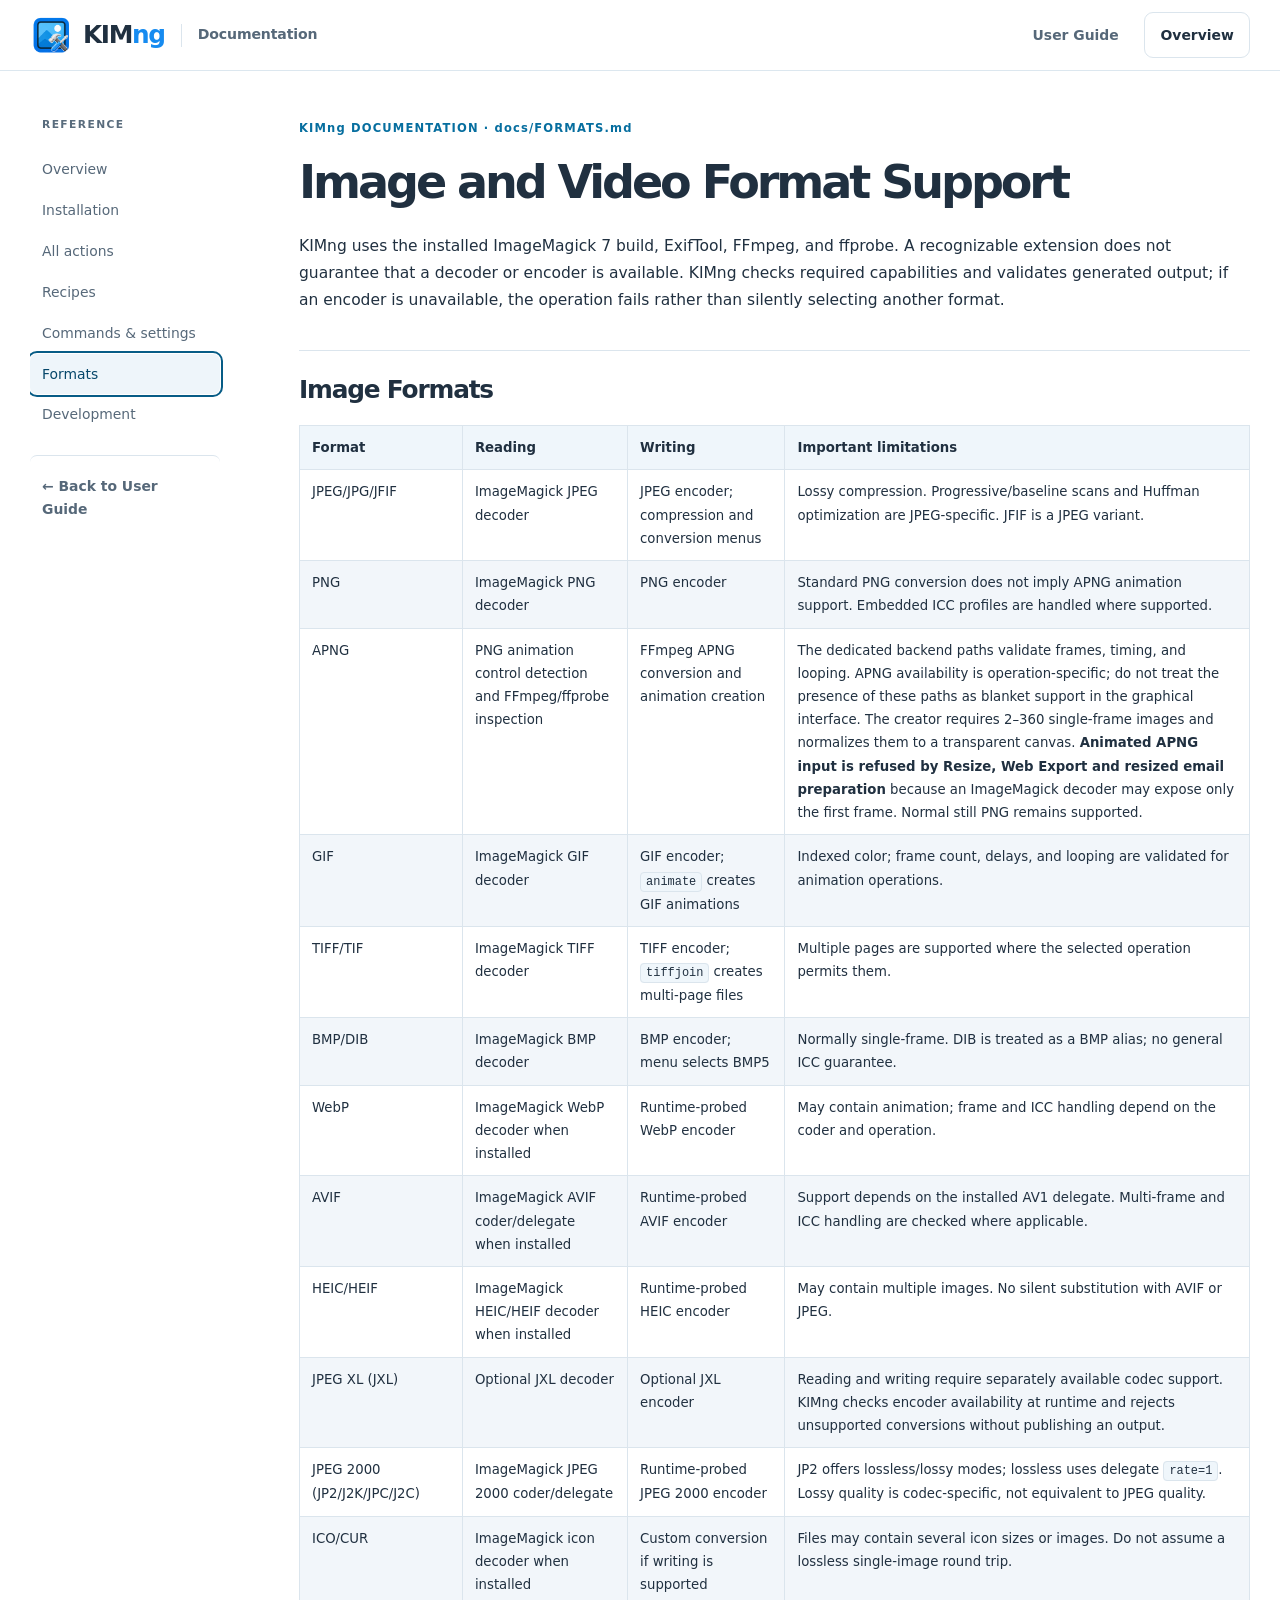
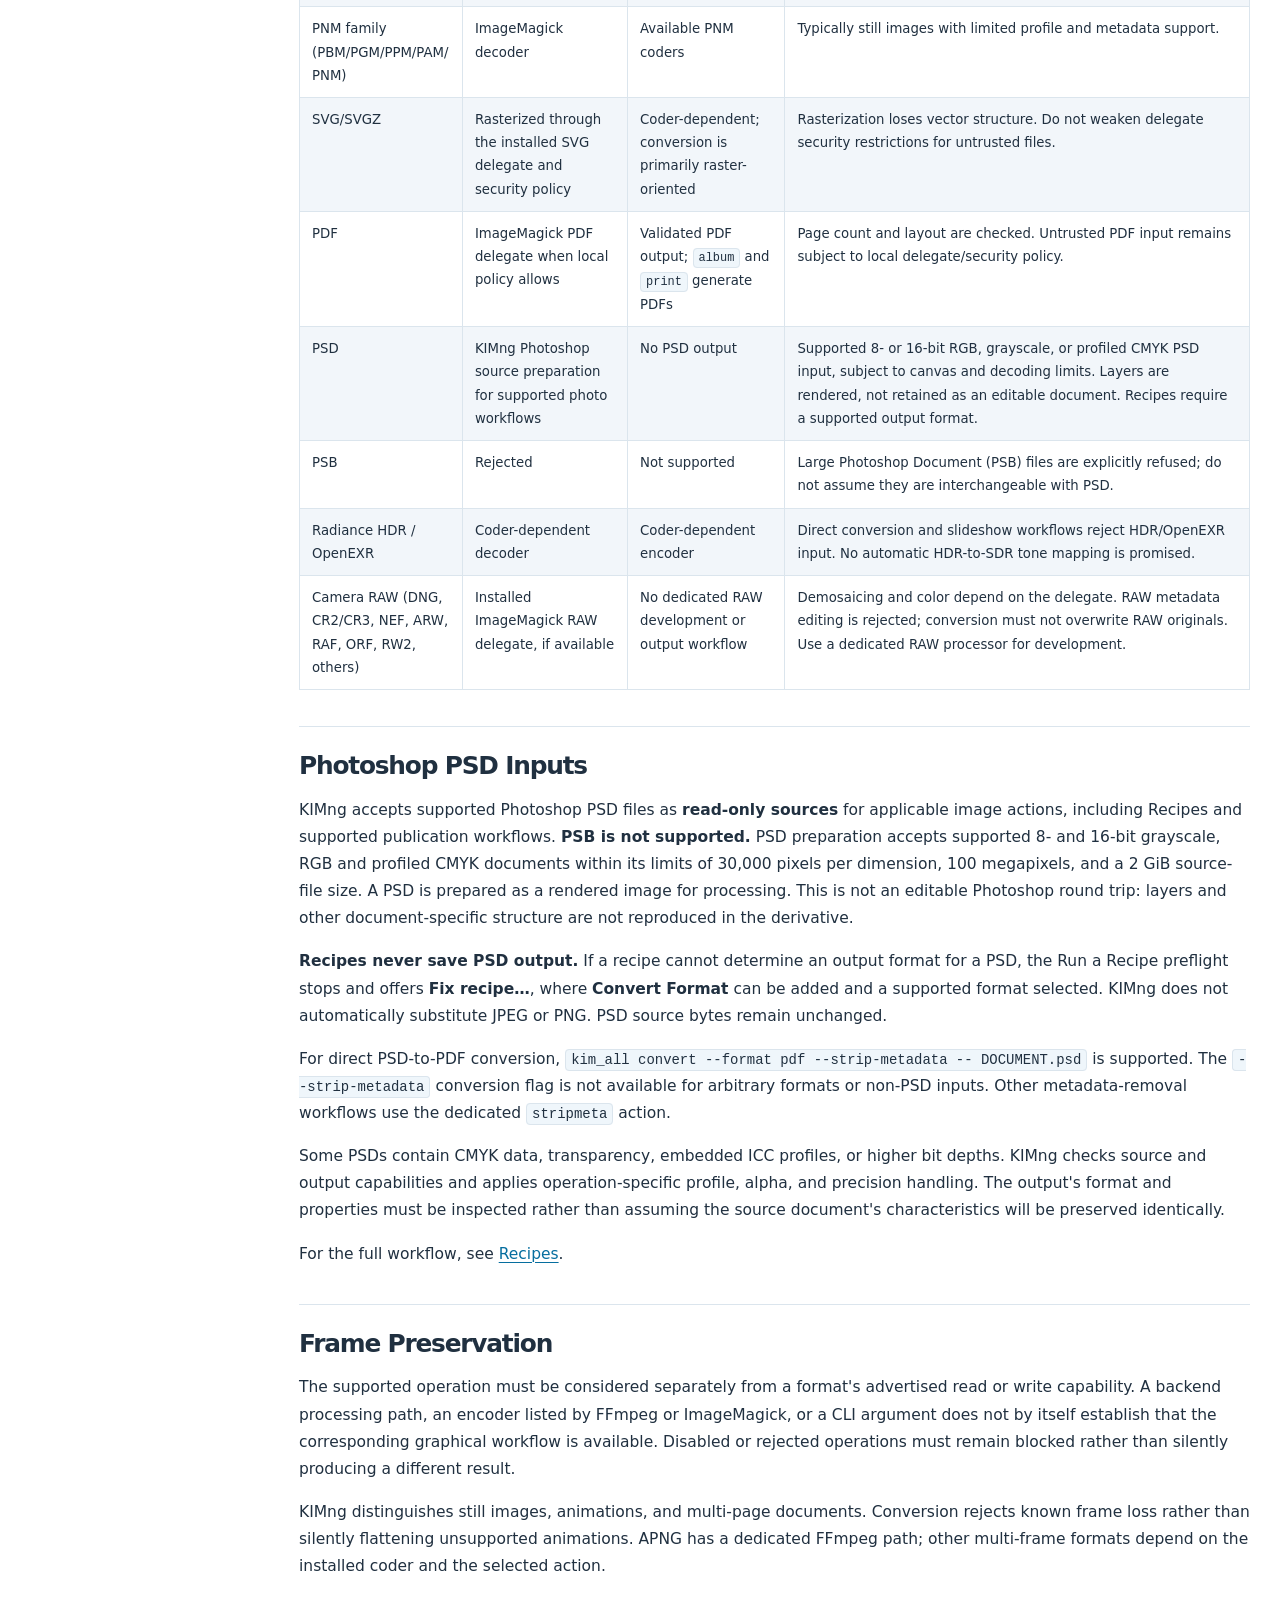
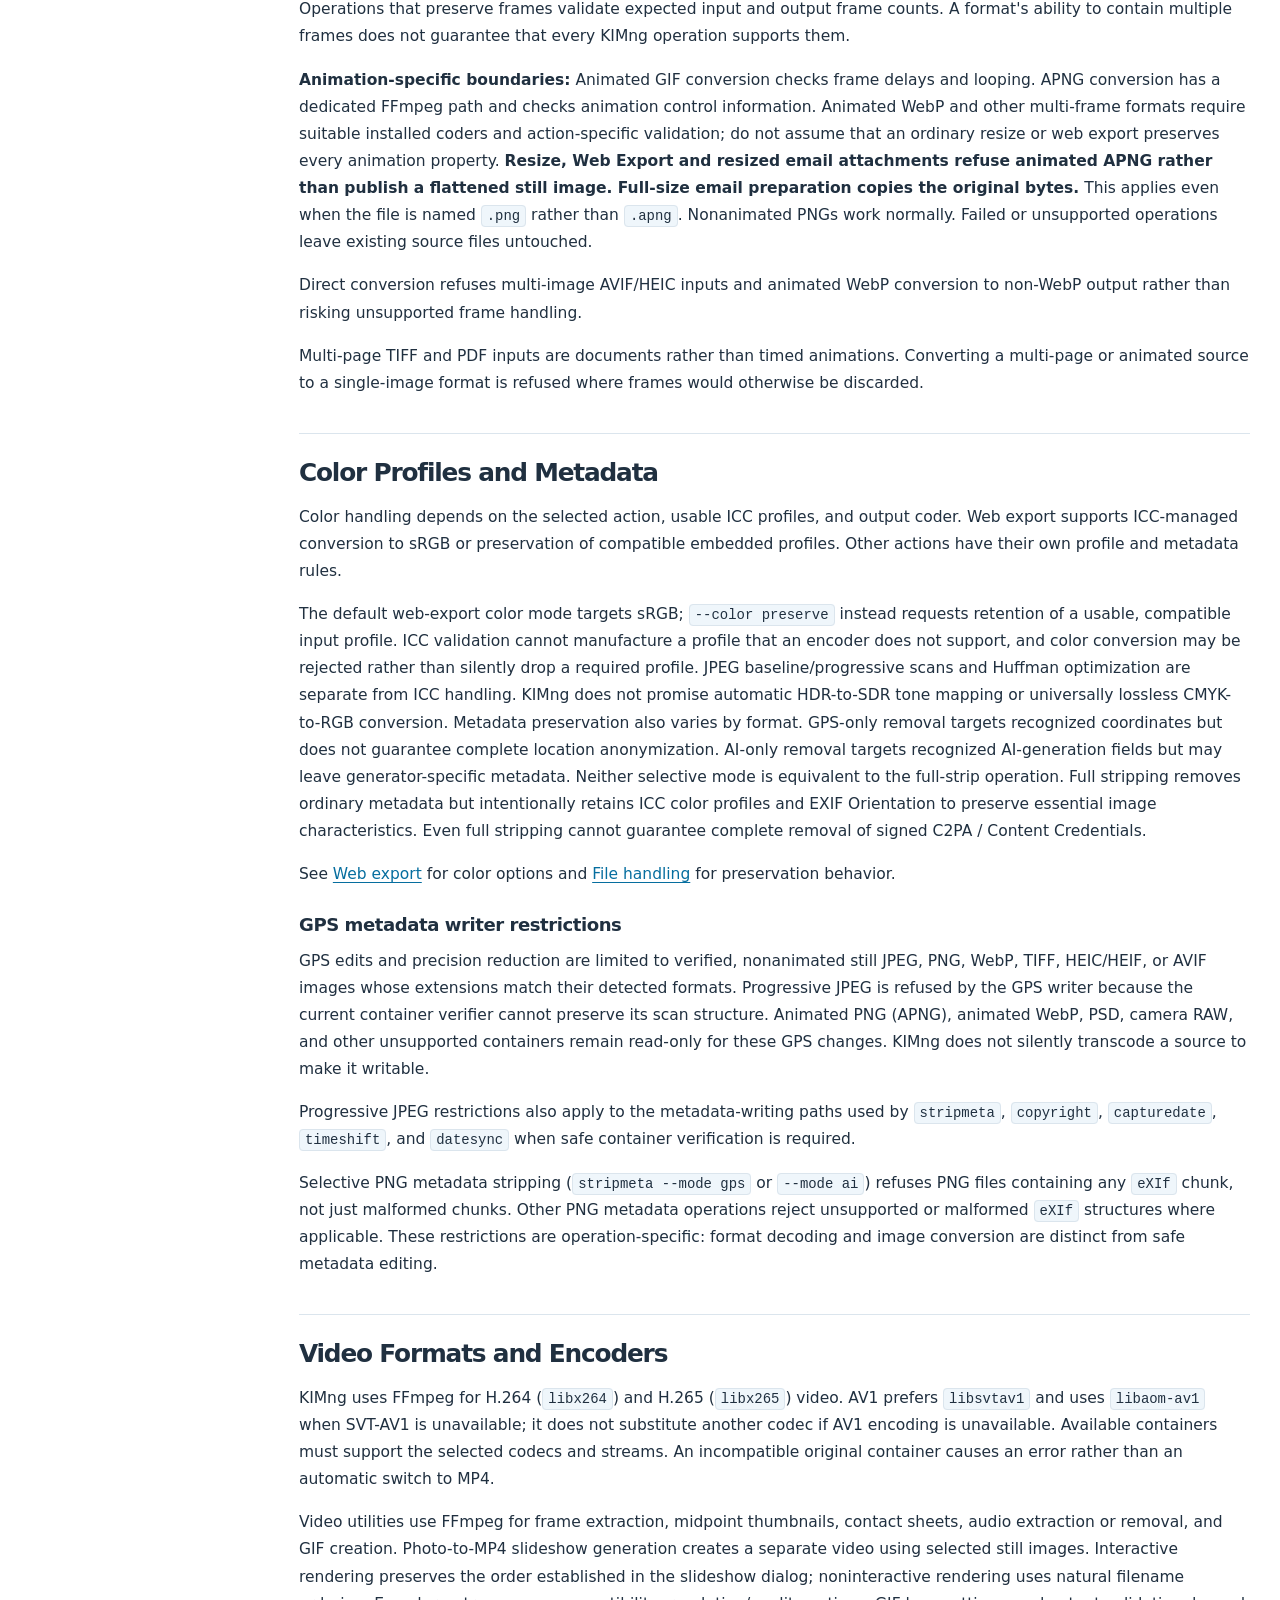
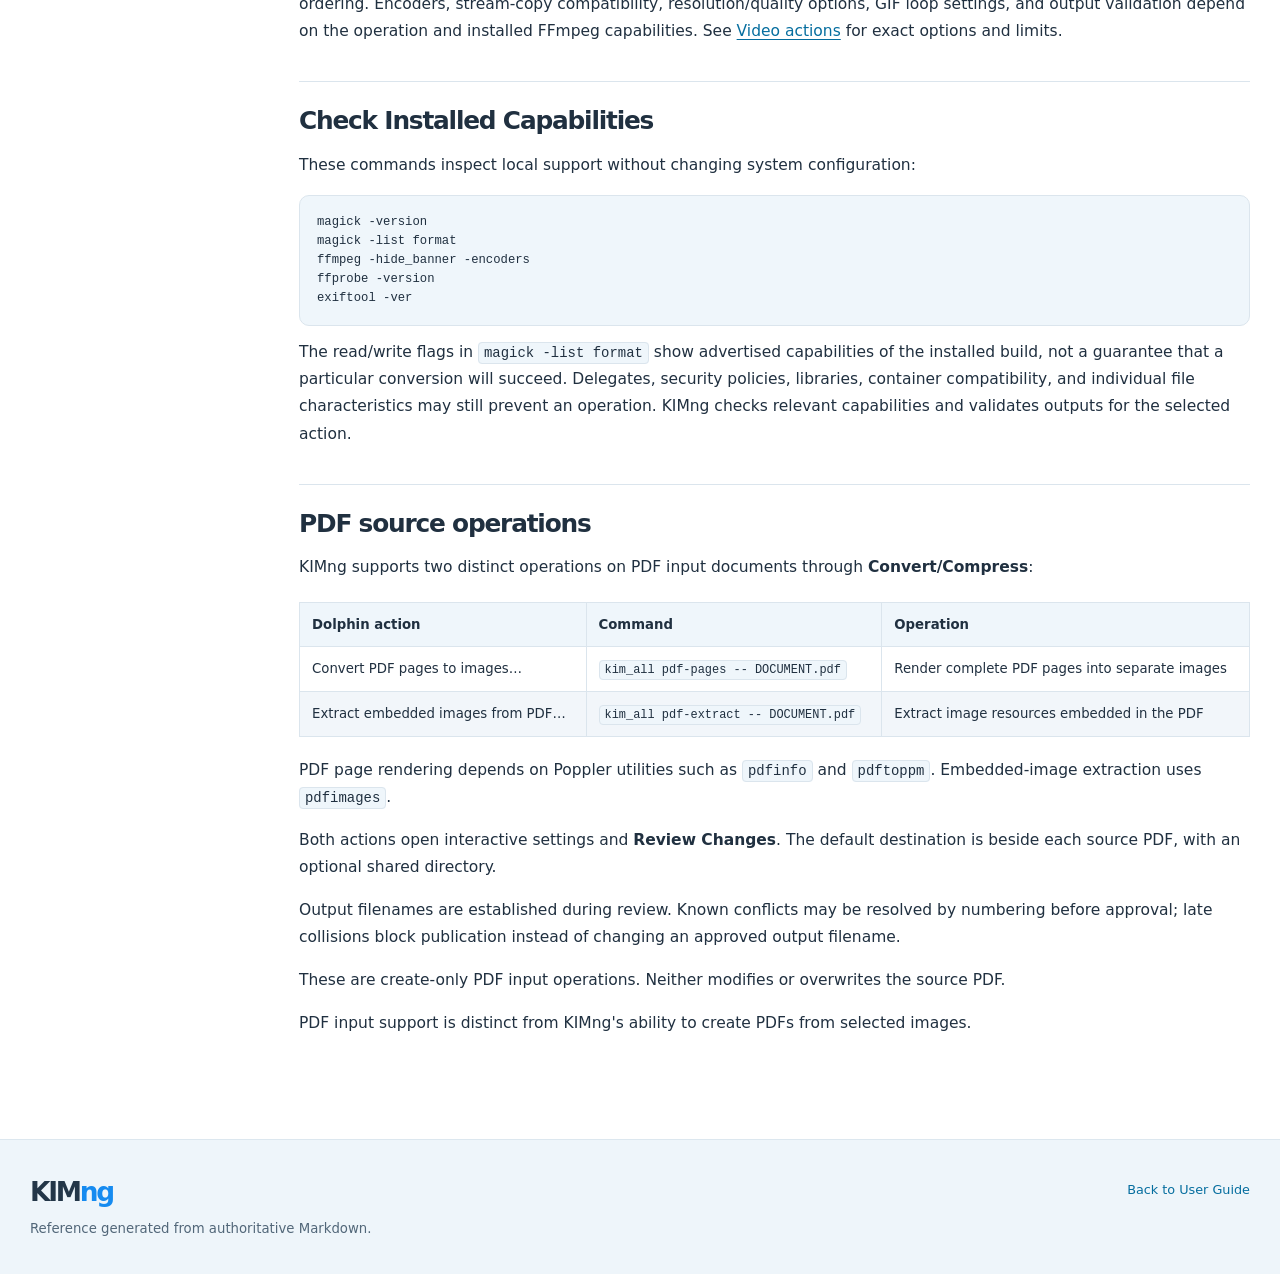
<file: docs/reference/FORMATS.html>
<!doctype html>
<html lang="en">
<head>
  <meta charset="utf-8">
  <meta name="viewport" content="width=device-width, initial-scale=1">
  <meta name="color-scheme" content="light">
  <title>Supported formats · KIMng Reference</title>
  <link rel="stylesheet" href="../work.css">
</head>
<body class="reference-page">
  <a class="skip-link" href="#main">Skip to main content</a>
  <header class="topbar">
    <div class="topbar-inner page-width">
      <a class="brand" href="../index.html"><span class="brand-mark" aria-hidden="true"><img src="../images/kimng-guide-icon.png" alt="" width="39" height="39"></span><span class="brand-name">KIM<span>ng</span></span><span class="brand-divider" aria-hidden="true"></span><span class="brand-description">Documentation</span></a>
      <nav class="top-actions" aria-label="Reference navigation"><a href="../index.html">User Guide</a><a class="top-action-primary" href="README.html">Overview</a></nav>
    </div>
  </header>
  <div class="reference-layout page-width">
    <aside class="reference-sidebar" aria-label="Documentation sections">
      <p class="nav-heading">REFERENCE</p>
      <nav aria-label="Reference pages"><a href="README.html">Overview</a>
<a href="INSTALL.html">Installation</a>
<a href="ACTIONS.html">All actions</a>
<a href="RECIPES.html">Recipes</a>
<a href="commandconfig.html">Commands &amp; settings</a>
<a href="FORMATS.html" aria-current="page">Formats</a>
<a href="DEVELOPMENT.html">Development</a></nav>
      <a class="back-link" href="../index.html">← Back to User Guide</a>
    </aside>
    <main id="main" class="reference-content">
      <div class="reference-source">KIMng DOCUMENTATION · docs/FORMATS.md</div>
      <article class="markdown-body">
<h1 id="image-and-video-format-support">Image and Video Format Support</h1>
<p>KIMng uses the installed ImageMagick 7 build, ExifTool, FFmpeg, and ffprobe. A recognizable extension does not guarantee that a decoder or encoder is available. KIMng checks required capabilities and validates generated output; if an encoder is unavailable, the operation fails rather than silently selecting another format.</p>
<h2 id="image-formats">Image Formats</h2>
<table>
<thead>
<tr>
<th>Format</th>
<th>Reading</th>
<th>Writing</th>
<th>Important limitations</th>
</tr>
</thead>
<tbody>
<tr>
<td>JPEG/JPG/JFIF</td>
<td>ImageMagick JPEG decoder</td>
<td>JPEG encoder; compression and conversion menus</td>
<td>Lossy compression. Progressive/baseline scans and Huffman optimization are JPEG-specific. JFIF is a JPEG variant.</td>
</tr>
<tr>
<td>PNG</td>
<td>ImageMagick PNG decoder</td>
<td>PNG encoder</td>
<td>Standard PNG conversion does not imply APNG animation support. Embedded ICC profiles are handled where supported.</td>
</tr>
<tr>
<td>APNG</td>
<td>PNG animation control detection and FFmpeg/ffprobe inspection</td>
<td>FFmpeg APNG conversion and animation creation</td>
<td>The dedicated backend paths validate frames, timing, and looping. APNG availability is operation-specific; do not treat the presence of these paths as blanket support in the graphical interface. The creator requires 2–360 single-frame images and normalizes them to a transparent canvas. <strong>Animated APNG input is refused by Resize, Web Export and resized email preparation</strong> because an ImageMagick decoder may expose only the first frame. Normal still PNG remains supported.</td>
</tr>
<tr>
<td>GIF</td>
<td>ImageMagick GIF decoder</td>
<td>GIF encoder; <code>animate</code> creates GIF animations</td>
<td>Indexed color; frame count, delays, and looping are validated for animation operations.</td>
</tr>
<tr>
<td>TIFF/TIF</td>
<td>ImageMagick TIFF decoder</td>
<td>TIFF encoder; <code>tiffjoin</code> creates multi-page files</td>
<td>Multiple pages are supported where the selected operation permits them.</td>
</tr>
<tr>
<td>BMP/DIB</td>
<td>ImageMagick BMP decoder</td>
<td>BMP encoder; menu selects BMP5</td>
<td>Normally single-frame. DIB is treated as a BMP alias; no general ICC guarantee.</td>
</tr>
<tr>
<td>WebP</td>
<td>ImageMagick WebP decoder when installed</td>
<td>Runtime-probed WebP encoder</td>
<td>May contain animation; frame and ICC handling depend on the coder and operation.</td>
</tr>
<tr>
<td>AVIF</td>
<td>ImageMagick AVIF coder/delegate when installed</td>
<td>Runtime-probed AVIF encoder</td>
<td>Support depends on the installed AV1 delegate. Multi-frame and ICC handling are checked where applicable.</td>
</tr>
<tr>
<td>HEIC/HEIF</td>
<td>ImageMagick HEIC/HEIF decoder when installed</td>
<td>Runtime-probed HEIC encoder</td>
<td>May contain multiple images. No silent substitution with AVIF or JPEG.</td>
</tr>
<tr>
<td>JPEG XL (JXL)</td>
<td>Optional JXL decoder</td>
<td>Optional JXL encoder</td>
<td>Reading and writing require separately available codec support. KIMng checks encoder availability at runtime and rejects unsupported conversions without publishing an output.</td>
</tr>
<tr>
<td>JPEG 2000 (JP2/J2K/JPC/J2C)</td>
<td>ImageMagick JPEG 2000 coder/delegate</td>
<td>Runtime-probed JPEG 2000 encoder</td>
<td>JP2 offers lossless/lossy modes; lossless uses delegate <code>rate=1</code>. Lossy quality is codec-specific, not equivalent to JPEG quality.</td>
</tr>
<tr>
<td>ICO/CUR</td>
<td>ImageMagick icon decoder when installed</td>
<td>Custom conversion if writing is supported</td>
<td>Files may contain several icon sizes or images. Do not assume a lossless single-image round trip.</td>
</tr>
<tr>
<td>PNM family (PBM/PGM/PPM/PAM/PNM)</td>
<td>ImageMagick decoder</td>
<td>Available PNM coders</td>
<td>Typically still images with limited profile and metadata support.</td>
</tr>
<tr>
<td>SVG/SVGZ</td>
<td>Rasterized through the installed SVG delegate and security policy</td>
<td>Coder-dependent; conversion is primarily raster-oriented</td>
<td>Rasterization loses vector structure. Do not weaken delegate security restrictions for untrusted files.</td>
</tr>
<tr>
<td>PDF</td>
<td>ImageMagick PDF delegate when local policy allows</td>
<td>Validated PDF output; <code>album</code> and <code>print</code> generate PDFs</td>
<td>Page count and layout are checked. Untrusted PDF input remains subject to local delegate/security policy.</td>
</tr>
<tr>
<td>PSD</td>
<td>KIMng Photoshop source preparation for supported photo workflows</td>
<td>No PSD output</td>
<td>Supported 8- or 16-bit RGB, grayscale, or profiled CMYK PSD input, subject to canvas and decoding limits. Layers are rendered, not retained as an editable document. Recipes require a supported output format.</td>
</tr>
<tr>
<td>PSB</td>
<td>Rejected</td>
<td>Not supported</td>
<td>Large Photoshop Document (PSB) files are explicitly refused; do not assume they are interchangeable with PSD.</td>
</tr>
<tr>
<td>Radiance HDR / OpenEXR</td>
<td>Coder-dependent decoder</td>
<td>Coder-dependent encoder</td>
<td>Direct conversion and slideshow workflows reject HDR/OpenEXR input. No automatic HDR-to-SDR tone mapping is promised.</td>
</tr>
<tr>
<td>Camera RAW (DNG, CR2/CR3, NEF, ARW, RAF, ORF, RW2, others)</td>
<td>Installed ImageMagick RAW delegate, if available</td>
<td>No dedicated RAW development or output workflow</td>
<td>Demosaicing and color depend on the delegate. RAW metadata editing is rejected; conversion must not overwrite RAW originals. Use a dedicated RAW processor for development.</td>
</tr>
</tbody>
</table>
<h2 id="photoshop-psd-inputs">Photoshop PSD Inputs</h2>
<p>KIMng accepts supported Photoshop PSD files as <strong>read-only sources</strong> for applicable image actions, including Recipes and supported publication workflows. <strong>PSB is not supported.</strong> PSD preparation accepts supported 8- and 16-bit grayscale, RGB and profiled CMYK documents within its limits of 30,000 pixels per dimension, 100 megapixels, and a 2 GiB source-file size. A PSD is prepared as a rendered image for processing. This is not an editable Photoshop round trip: layers and other document-specific structure are not reproduced in the derivative.</p>
<p><strong>Recipes never save PSD output.</strong> If a recipe cannot determine an output format for a PSD, the Run a Recipe preflight stops and offers <strong>Fix recipe…</strong>, where <strong>Convert Format</strong> can be added and a supported format selected. KIMng does not automatically substitute JPEG or PNG. PSD source bytes remain unchanged.</p>
<p>For direct PSD-to-PDF conversion, <code>kim_all convert --format pdf --strip-metadata -- DOCUMENT.psd</code> is supported. The <code>--strip-metadata</code> conversion flag is not available for arbitrary formats or non-PSD inputs. Other metadata-removal workflows use the dedicated <code>stripmeta</code> action.</p>
<p>Some PSDs contain CMYK data, transparency, embedded ICC profiles, or higher bit depths. KIMng checks source and output capabilities and applies operation-specific profile, alpha, and precision handling. The output's format and properties must be inspected rather than assuming the source document's characteristics will be preserved identically.</p>
<p>For the full workflow, see <a href="RECIPES.html#photoshop-psd-inputs-and-fix-recipe">Recipes</a>.</p>
<h2 id="frame-preservation">Frame Preservation</h2>
<p>The supported operation must be considered separately from a format's advertised read or write capability. A backend processing path, an encoder listed by FFmpeg or ImageMagick, or a CLI argument does not by itself establish that the corresponding graphical workflow is available. Disabled or rejected operations must remain blocked rather than silently producing a different result.</p>
<p>KIMng distinguishes still images, animations, and multi-page documents. Conversion rejects known frame loss rather than silently flattening unsupported animations. APNG has a dedicated FFmpeg path; other multi-frame formats depend on the installed coder and the selected action.</p>
<p>Operations that preserve frames validate expected input and output frame counts. A format's ability to contain multiple frames does not guarantee that every KIMng operation supports them.</p>
<p><strong>Animation-specific boundaries:</strong> Animated GIF conversion checks frame delays and looping. APNG conversion has a dedicated FFmpeg path and checks animation control information. Animated WebP and other multi-frame formats require suitable installed coders and action-specific validation; do not assume that an ordinary resize or web export preserves every animation property. <strong>Resize, Web Export and resized email attachments refuse animated APNG rather than publish a flattened still image. Full-size email preparation copies the original bytes.</strong> This applies even when the file is named <code>.png</code> rather than <code>.apng</code>. Nonanimated PNGs work normally. Failed or unsupported operations leave existing source files untouched.</p>
<p>Direct conversion refuses multi-image AVIF/HEIC inputs and animated WebP conversion to non-WebP output rather than risking unsupported frame handling.</p>
<p>Multi-page TIFF and PDF inputs are documents rather than timed animations. Converting a multi-page or animated source to a single-image format is refused where frames would otherwise be discarded.</p>
<h2 id="color-profiles-and-metadata">Color Profiles and Metadata</h2>
<p>Color handling depends on the selected action, usable ICC profiles, and output coder. Web export supports ICC-managed conversion to sRGB or preservation of compatible embedded profiles. Other actions have their own profile and metadata rules.</p>
<p>The default web-export color mode targets sRGB; <code>--color preserve</code> instead requests retention of a usable, compatible input profile. ICC validation cannot manufacture a profile that an encoder does not support, and color conversion may be rejected rather than silently drop a required profile. JPEG baseline/progressive scans and Huffman optimization are separate from ICC handling. KIMng does not promise automatic HDR-to-SDR tone mapping or universally lossless CMYK-to-RGB conversion. Metadata preservation also varies by format. GPS-only removal targets recognized coordinates but does not guarantee complete location anonymization. AI-only removal targets recognized AI-generation fields but may leave generator-specific metadata. Neither selective mode is equivalent to the full-strip operation. Full stripping removes ordinary metadata but intentionally retains ICC color profiles and EXIF Orientation to preserve essential image characteristics. Even full stripping cannot guarantee complete removal of signed C2PA / Content Credentials.</p>
<p>See <a href="commandconfig.html#webexport">Web export</a> for color options and <a href="commandconfig.html#output-and-file-handling">File handling</a> for preservation behavior.</p>
<h3 id="gps-metadata-writer-restrictions">GPS metadata writer restrictions</h3>
<p>GPS edits and precision reduction are limited to verified, nonanimated still JPEG, PNG, WebP, TIFF, HEIC/HEIF, or AVIF images whose extensions match their detected formats. Progressive JPEG is refused by the GPS writer because the current container verifier cannot preserve its scan structure. Animated PNG (APNG), animated WebP, PSD, camera RAW, and other unsupported containers remain read-only for these GPS changes. KIMng does not silently transcode a source to make it writable.</p>
<p>Progressive JPEG restrictions also apply to the metadata-writing paths used by <code>stripmeta</code>, <code>copyright</code>, <code>capturedate</code>, <code>timeshift</code>, and <code>datesync</code> when safe container verification is required.</p>
<p>Selective PNG metadata stripping (<code>stripmeta --mode gps</code> or <code>--mode ai</code>) refuses PNG files containing any <code>eXIf</code> chunk, not just malformed chunks. Other PNG metadata operations reject unsupported or malformed <code>eXIf</code> structures where applicable. These restrictions are operation-specific: format decoding and image conversion are distinct from safe metadata editing.</p>
<h2 id="video-formats-and-encoders">Video Formats and Encoders</h2>
<p>KIMng uses FFmpeg for H.264 (<code>libx264</code>) and H.265 (<code>libx265</code>) video. AV1 prefers <code>libsvtav1</code> and uses <code>libaom-av1</code> when SVT-AV1 is unavailable; it does not substitute another codec if AV1 encoding is unavailable. Available containers must support the selected codecs and streams. An incompatible original container causes an error rather than an automatic switch to MP4.</p>
<p>Video utilities use FFmpeg for frame extraction, midpoint thumbnails, contact sheets, audio extraction or removal, and GIF creation. Photo-to-MP4 slideshow generation creates a separate video using selected still images. Interactive rendering preserves the order established in the slideshow dialog; noninteractive rendering uses natural filename ordering. Encoders, stream-copy compatibility, resolution/quality options, GIF loop settings, and output validation depend on the operation and installed FFmpeg capabilities. See <a href="commandconfig.html#video-actions">Video actions</a> for exact options and limits.</p>
<h2 id="check-installed-capabilities">Check Installed Capabilities</h2>
<p>These commands inspect local support without changing system configuration:</p>
<pre class="sh"><code>magick -version
magick -list format
ffmpeg -hide_banner -encoders
ffprobe -version
exiftool -ver</code></pre>
<p>The read/write flags in <code>magick -list format</code> show advertised capabilities of the installed build, not a guarantee that a particular conversion will succeed. Delegates, security policies, libraries, container compatibility, and individual file characteristics may still prevent an operation. KIMng checks relevant capabilities and validates outputs for the selected action.</p>
<h2 id="pdf-source-operations">PDF source operations</h2>
<p>KIMng supports two distinct operations on PDF input documents through <strong>Convert/Compress</strong>:</p>
<table>
<thead>
<tr>
<th>Dolphin action</th>
<th>Command</th>
<th>Operation</th>
</tr>
</thead>
<tbody>
<tr>
<td>Convert PDF pages to images…</td>
<td><code>kim_all pdf-pages -- DOCUMENT.pdf</code></td>
<td>Render complete PDF pages into separate images</td>
</tr>
<tr>
<td>Extract embedded images from PDF…</td>
<td><code>kim_all pdf-extract -- DOCUMENT.pdf</code></td>
<td>Extract image resources embedded in the PDF</td>
</tr>
</tbody>
</table>
<p>PDF page rendering depends on Poppler utilities such as <code>pdfinfo</code> and <code>pdftoppm</code>. Embedded-image extraction uses <code>pdfimages</code>.</p>
<p>Both actions open interactive settings and <strong>Review Changes</strong>. The default destination is beside each source PDF, with an optional shared directory.</p>
<p>Output filenames are established during review. Known conflicts may be resolved by numbering before approval; late collisions block publication instead of changing an approved output filename.</p>
<p>These are create-only PDF input operations. Neither modifies or overwrites the source PDF.</p>
<p>PDF input support is distinct from KIMng's ability to create PDFs from selected images.</p>

      </article>
    </main>
  </div>
  <footer class="site-footer"><div class="page-width footer-inner"><div class="footer-brand"><span class="footer-logo">KIM<span>ng</span></span><p>Reference generated from authoritative Markdown.</p></div><div class="footer-meta"><p><a href="../index.html">Back to User Guide</a></p></div></div></footer>
</body>
</html>
</file>
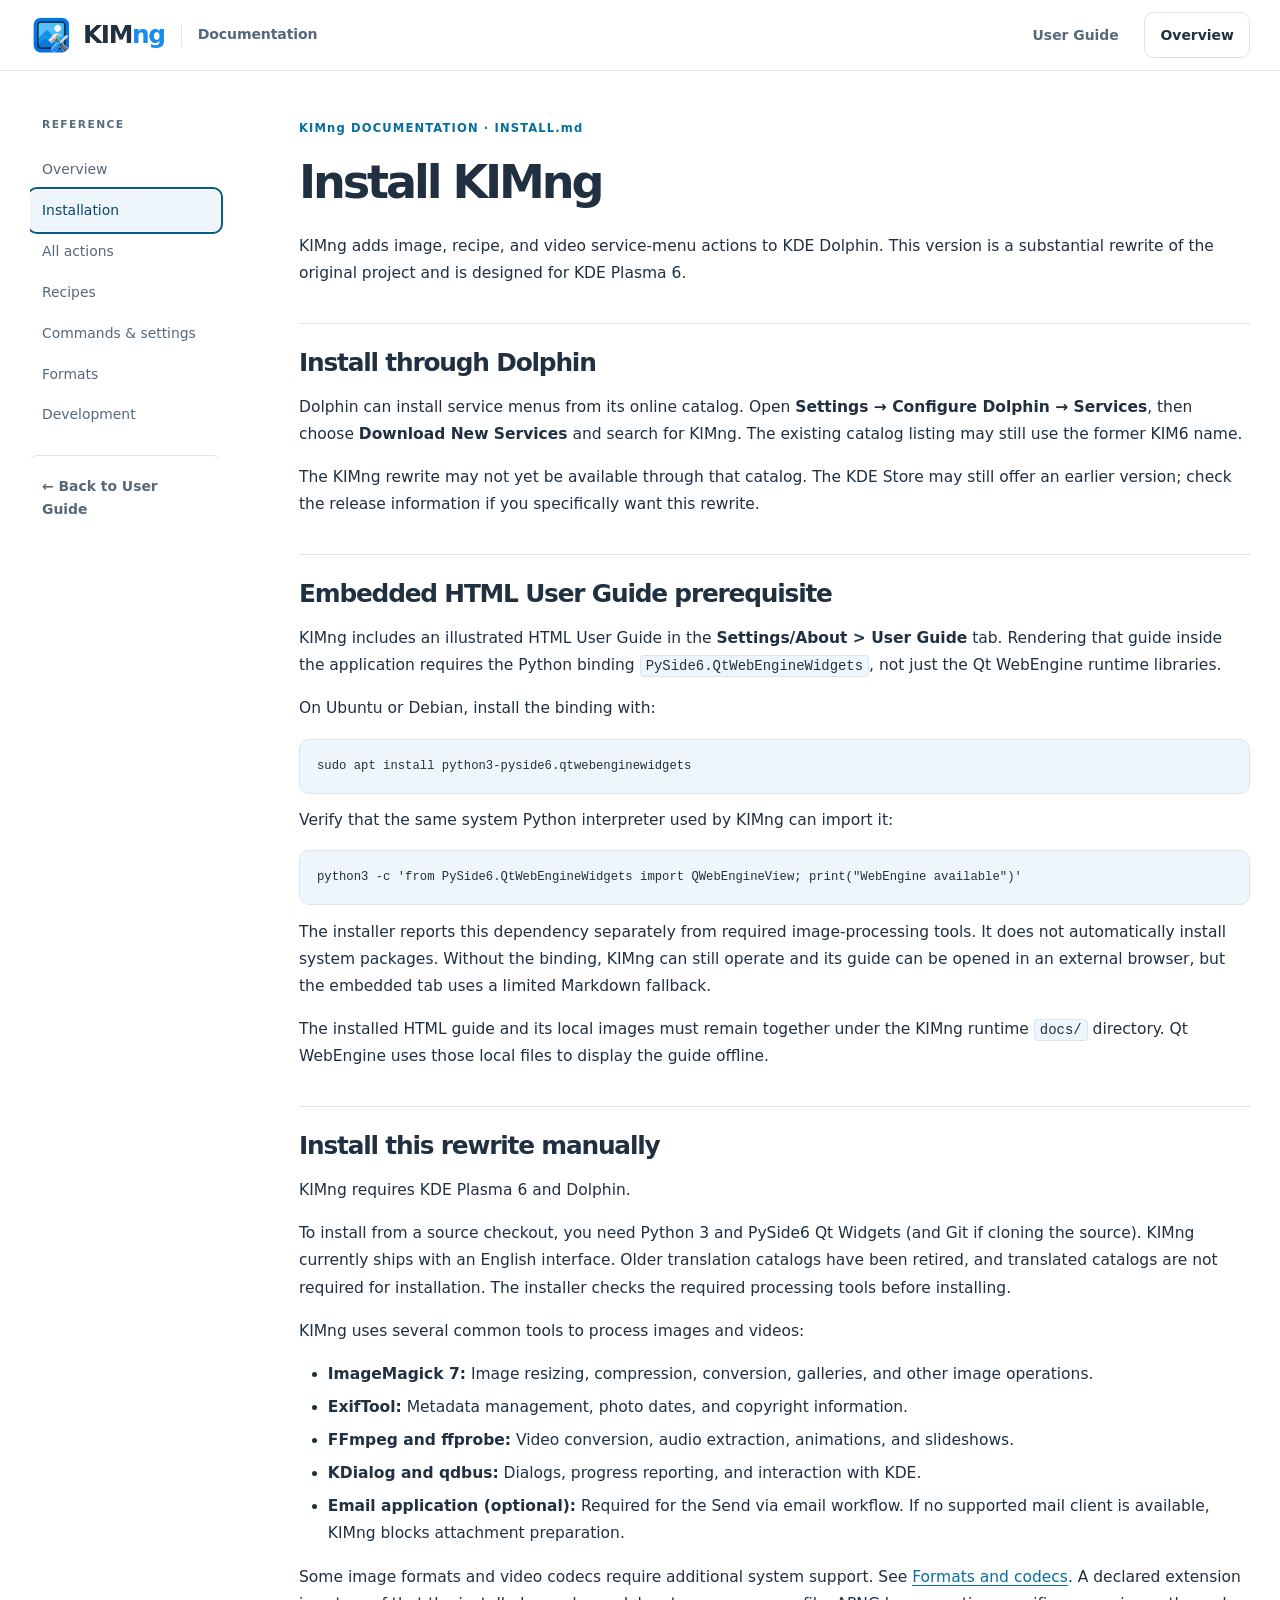
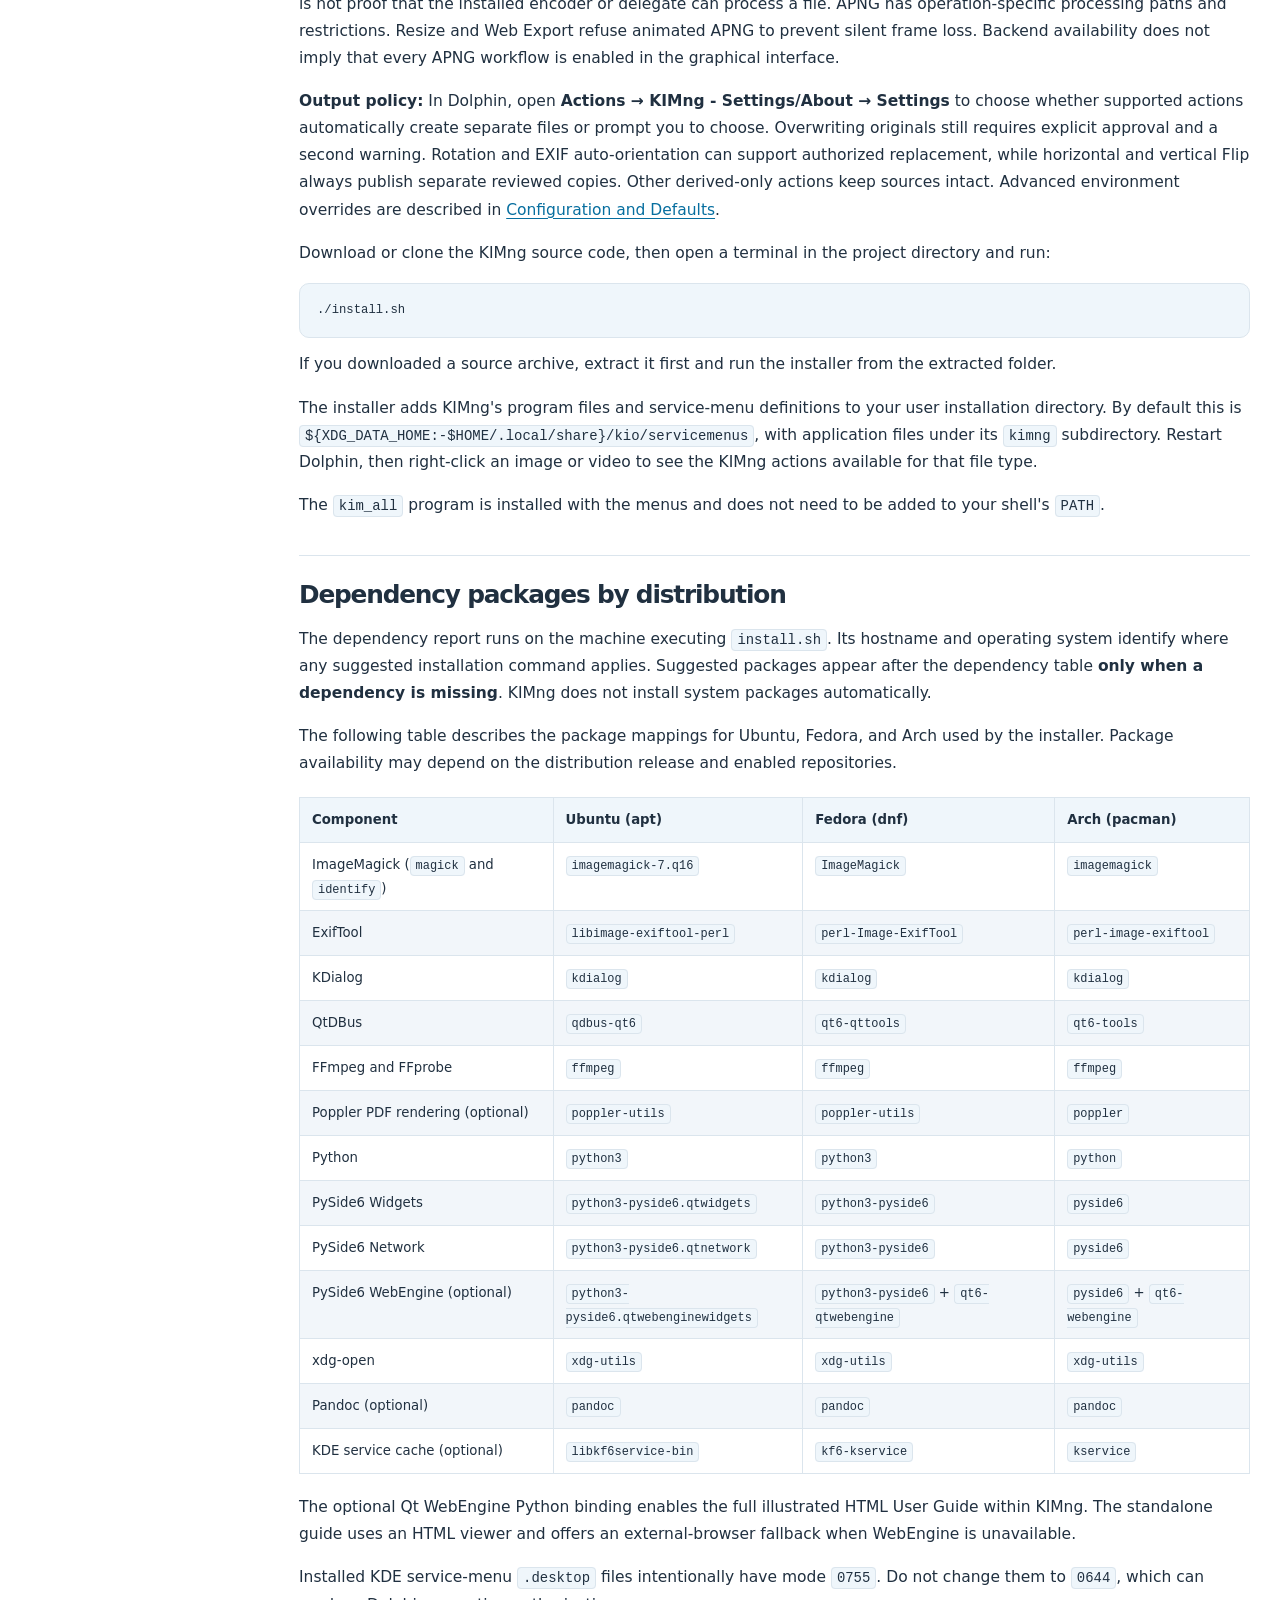
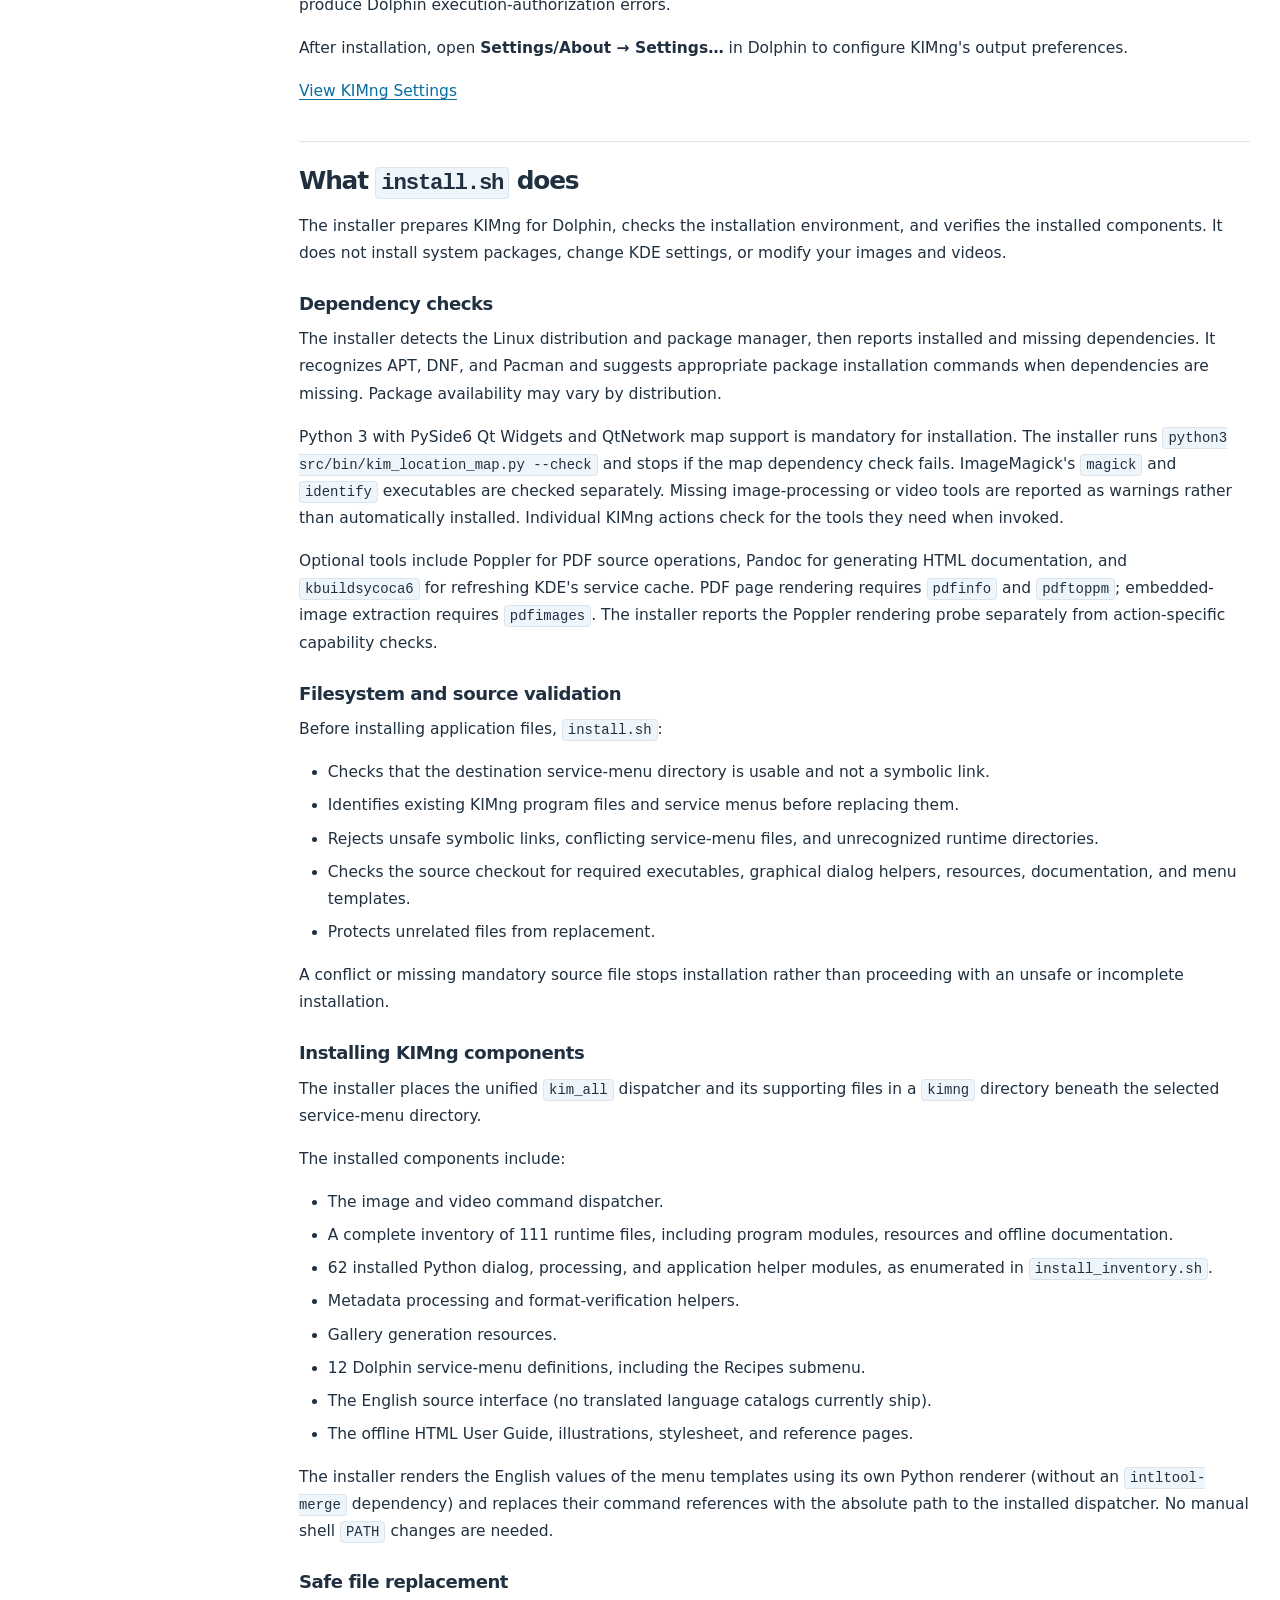
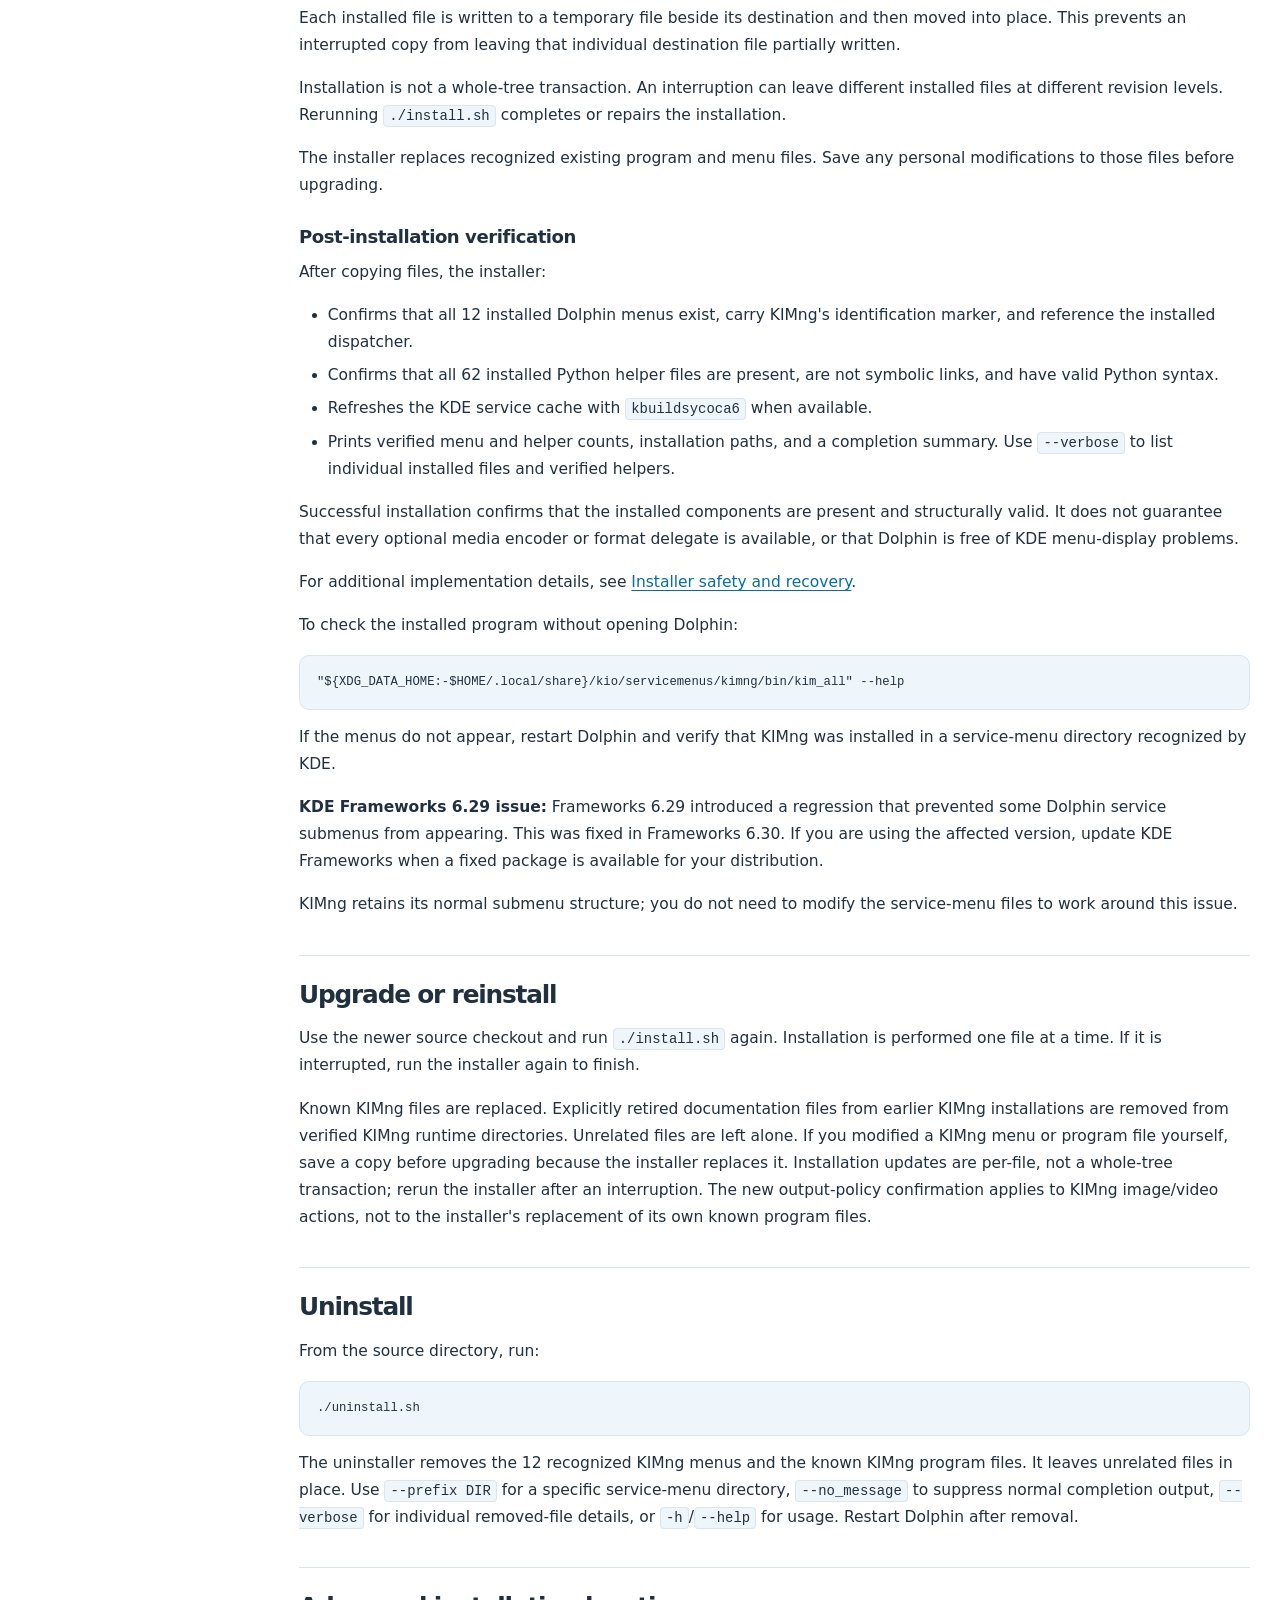
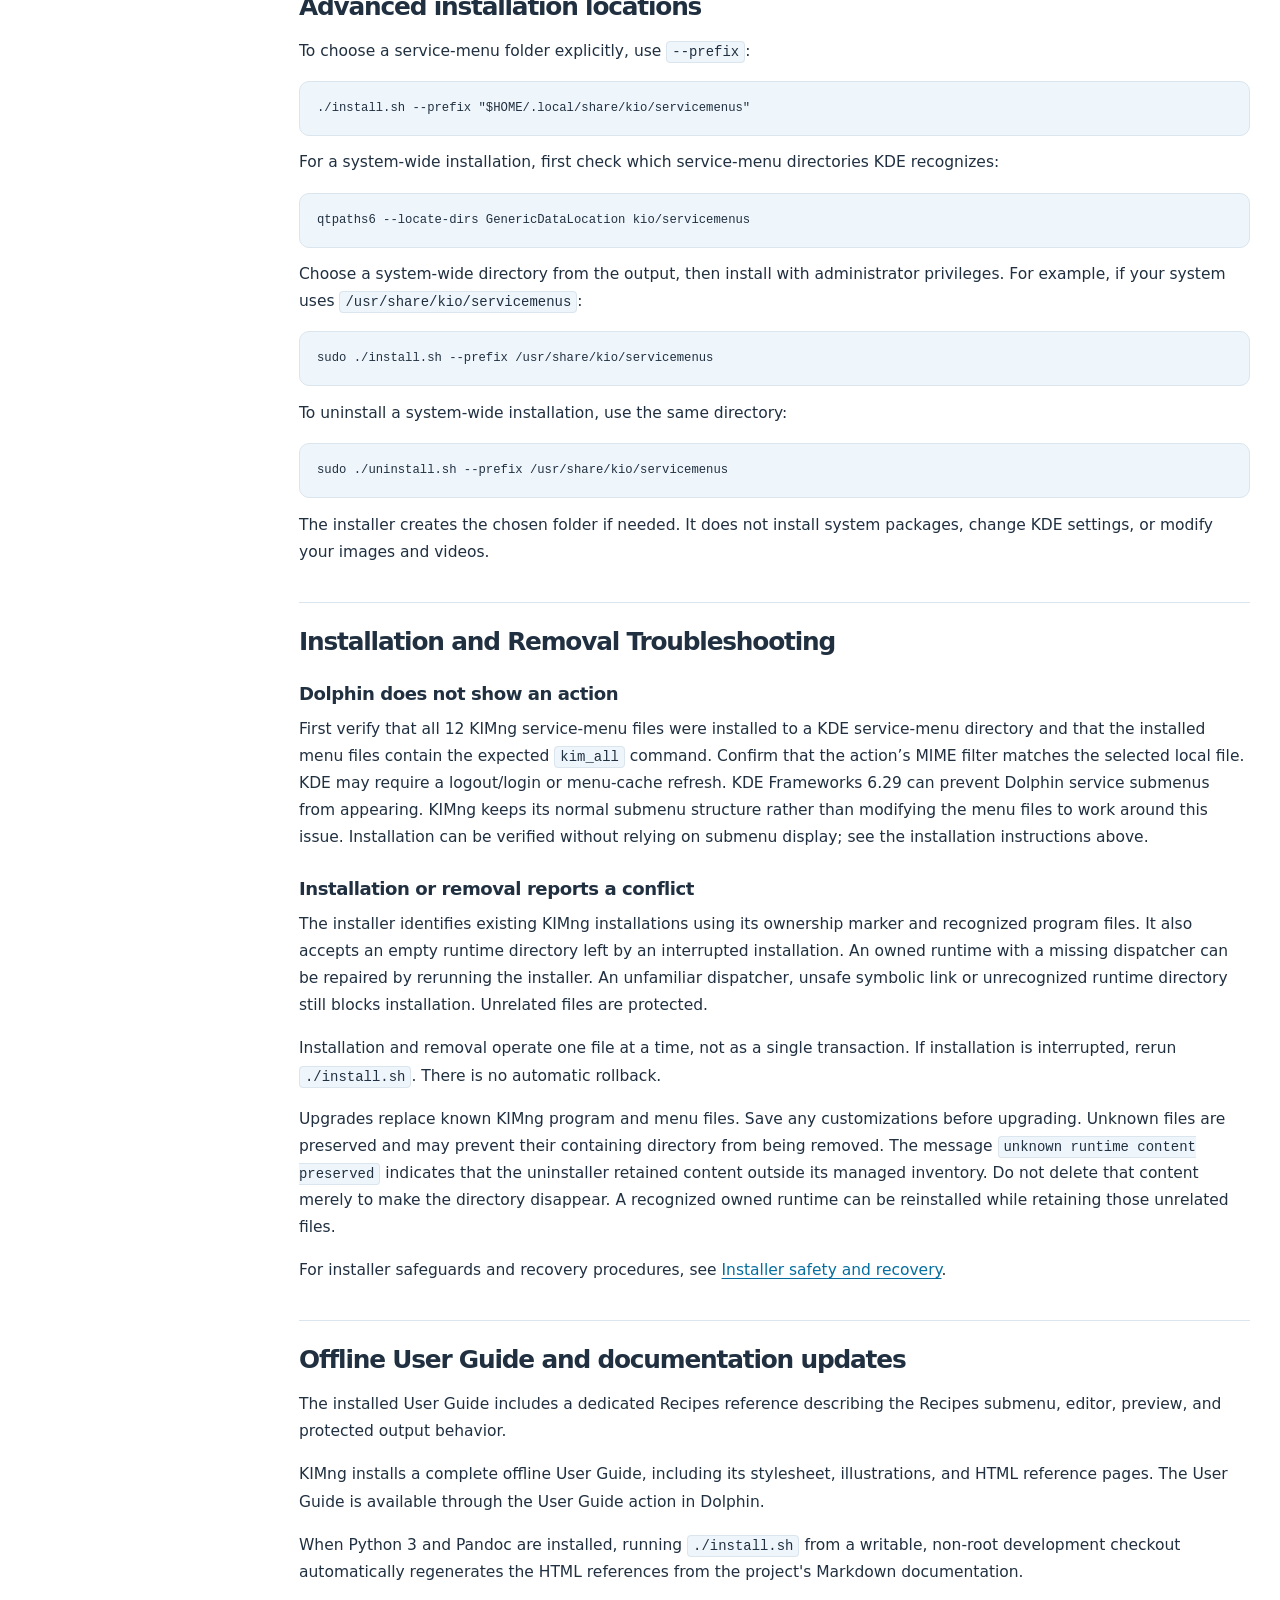
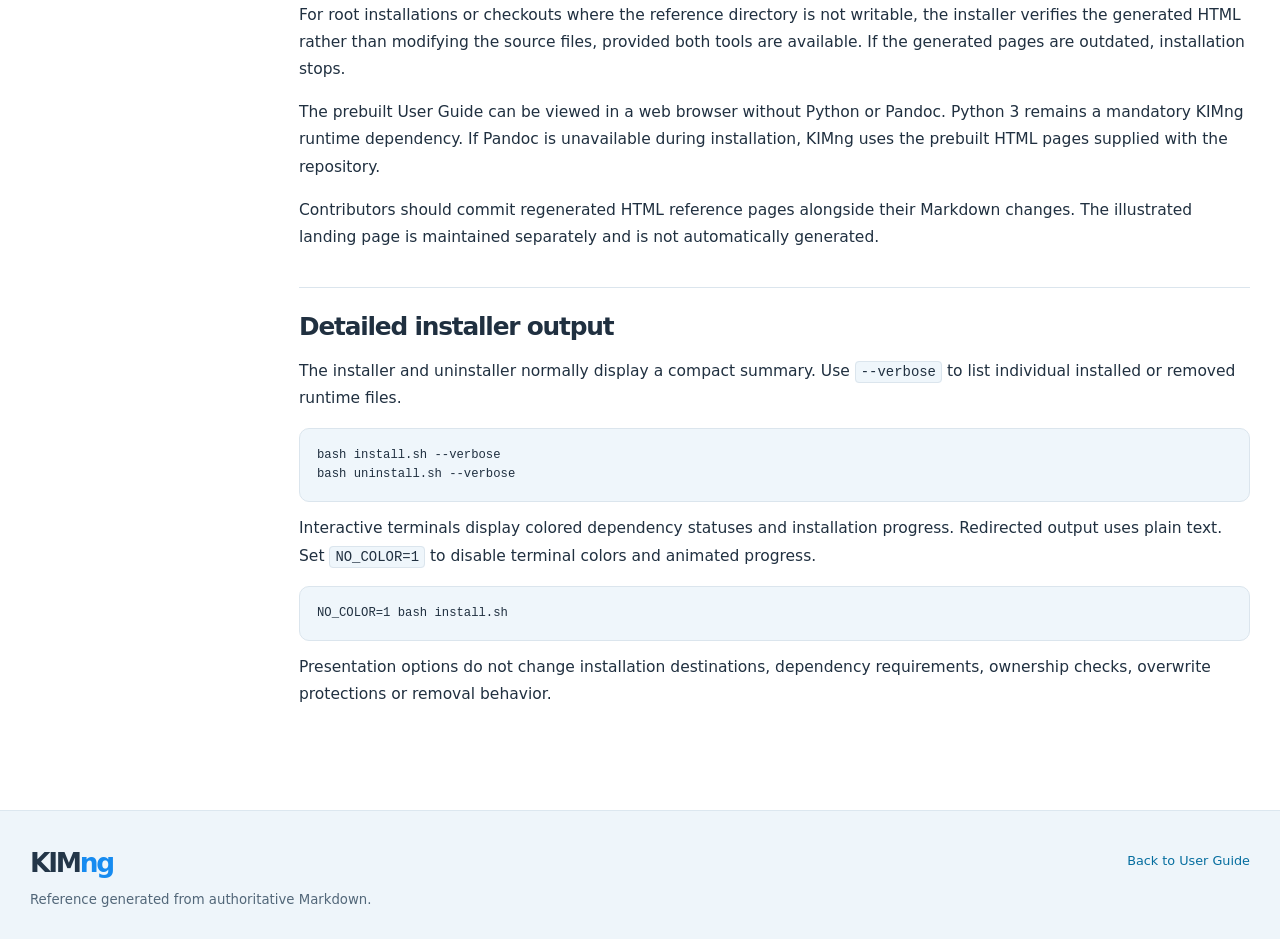
<file: docs/reference/INSTALL.html>
<!doctype html>
<html lang="en">
<head>
  <meta charset="utf-8">
  <meta name="viewport" content="width=device-width, initial-scale=1">
  <meta name="color-scheme" content="light">
  <title>Installation · KIMng Reference</title>
  <link rel="stylesheet" href="../work.css">
</head>
<body class="reference-page">
  <a class="skip-link" href="#main">Skip to main content</a>
  <header class="topbar">
    <div class="topbar-inner page-width">
      <a class="brand" href="../index.html"><span class="brand-mark" aria-hidden="true"><img src="../images/kimng-guide-icon.png" alt="" width="39" height="39"></span><span class="brand-name">KIM<span>ng</span></span><span class="brand-divider" aria-hidden="true"></span><span class="brand-description">Documentation</span></a>
      <nav class="top-actions" aria-label="Reference navigation"><a href="../index.html">User Guide</a><a class="top-action-primary" href="README.html">Overview</a></nav>
    </div>
  </header>
  <div class="reference-layout page-width">
    <aside class="reference-sidebar" aria-label="Documentation sections">
      <p class="nav-heading">REFERENCE</p>
      <nav aria-label="Reference pages"><a href="README.html">Overview</a>
<a href="INSTALL.html" aria-current="page">Installation</a>
<a href="ACTIONS.html">All actions</a>
<a href="RECIPES.html">Recipes</a>
<a href="commandconfig.html">Commands &amp; settings</a>
<a href="FORMATS.html">Formats</a>
<a href="DEVELOPMENT.html">Development</a></nav>
      <a class="back-link" href="../index.html">← Back to User Guide</a>
    </aside>
    <main id="main" class="reference-content">
      <div class="reference-source">KIMng DOCUMENTATION · INSTALL.md</div>
      <article class="markdown-body">
<h1 id="install-kimng">Install KIMng</h1>
<p>KIMng adds image, recipe, and video service-menu actions to KDE Dolphin. This version is a substantial rewrite of the original project and is designed for KDE Plasma 6.</p>
<h2 id="install-through-dolphin">Install through Dolphin</h2>
<p>Dolphin can install service menus from its online catalog. Open <strong>Settings → Configure Dolphin → Services</strong>, then choose <strong>Download New Services</strong> and search for KIMng. The existing catalog listing may still use the former KIM6 name.</p>
<p>The KIMng rewrite may not yet be available through that catalog. The KDE Store may still offer an earlier version; check the release information if you specifically want this rewrite.</p>
<h2 id="embedded-html-user-guide-prerequisite">Embedded HTML User Guide prerequisite</h2>
<p>KIMng includes an illustrated HTML User Guide in the <strong>Settings/About &gt; User Guide</strong> tab. Rendering that guide inside the application requires the Python binding <code>PySide6.QtWebEngineWidgets</code>, not just the Qt WebEngine runtime libraries.</p>
<p>On Ubuntu or Debian, install the binding with:</p>
<pre class="bash"><code>sudo apt install python3-pyside6.qtwebenginewidgets</code></pre>
<p>Verify that the same system Python interpreter used by KIMng can import it:</p>
<pre class="bash"><code>python3 -c &#39;from PySide6.QtWebEngineWidgets import QWebEngineView; print(&quot;WebEngine available&quot;)&#39;</code></pre>
<p>The installer reports this dependency separately from required image-processing tools. It does not automatically install system packages. Without the binding, KIMng can still operate and its guide can be opened in an external browser, but the embedded tab uses a limited Markdown fallback.</p>
<p>The installed HTML guide and its local images must remain together under the KIMng runtime <code>docs/</code> directory. Qt WebEngine uses those local files to display the guide offline.</p>
<h2 id="install-this-rewrite-manually">Install this rewrite manually</h2>
<p>KIMng requires KDE Plasma 6 and Dolphin.</p>
<p>To install from a source checkout, you need Python 3 and PySide6 Qt Widgets (and Git if cloning the source). KIMng currently ships with an English interface. Older translation catalogs have been retired, and translated catalogs are not required for installation. The installer checks the required processing tools before installing.</p>
<p>KIMng uses several common tools to process images and videos:</p>
<ul>
<li><strong>ImageMagick 7:</strong> Image resizing, compression, conversion, galleries, and other image operations.</li>
<li><strong>ExifTool:</strong> Metadata management, photo dates, and copyright information.</li>
<li><strong>FFmpeg and ffprobe:</strong> Video conversion, audio extraction, animations, and slideshows.</li>
<li><strong>KDialog and qdbus:</strong> Dialogs, progress reporting, and interaction with KDE.</li>
<li><strong>Email application (optional):</strong> Required for the Send via email workflow. If no supported mail client is available, KIMng blocks attachment preparation.</li>
</ul>
<p>Some image formats and video codecs require additional system support. See <a href="FORMATS.html">Formats and codecs</a>. A declared extension is not proof that the installed encoder or delegate can process a file. APNG has operation-specific processing paths and restrictions. Resize and Web Export refuse animated APNG to prevent silent frame loss. Backend availability does not imply that every APNG workflow is enabled in the graphical interface.</p>
<p><strong>Output policy:</strong> In Dolphin, open <strong>Actions → KIMng - Settings/About → Settings</strong> to choose whether supported actions automatically create separate files or prompt you to choose. Overwriting originals still requires explicit approval and a second warning. Rotation and EXIF auto-orientation can support authorized replacement, while horizontal and vertical Flip always publish separate reviewed copies. Other derived-only actions keep sources intact. Advanced environment overrides are described in <a href="commandconfig.html#configuration-and-defaults">Configuration and Defaults</a>.</p>
<p>Download or clone the KIMng source code, then open a terminal in the project directory and run:</p>
<pre class="sh"><code>./install.sh</code></pre>
<p>If you downloaded a source archive, extract it first and run the installer from the extracted folder.</p>
<p>The installer adds KIMng's program files and service-menu definitions to your user installation directory. By default this is <code>${XDG_DATA_HOME:-$HOME/.local/share}/kio/servicemenus</code>, with application files under its <code>kimng</code> subdirectory. Restart Dolphin, then right-click an image or video to see the KIMng actions available for that file type.</p>
<p>The <code>kim_all</code> program is installed with the menus and does not need to be added to your shell's <code>PATH</code>.</p>
<h2 id="dependency-packages-by-distribution">Dependency packages by distribution</h2>
<p>The dependency report runs on the machine executing <code>install.sh</code>. Its hostname and operating system identify where any suggested installation command applies. Suggested packages appear after the dependency table <strong>only when a dependency is missing</strong>. KIMng does not install system packages automatically.</p>
<p>The following table describes the package mappings for Ubuntu, Fedora, and Arch used by the installer. Package availability may depend on the distribution release and enabled repositories.</p>
<table>
<thead>
<tr>
<th>Component</th>
<th>Ubuntu (apt)</th>
<th>Fedora (dnf)</th>
<th>Arch (pacman)</th>
</tr>
</thead>
<tbody>
<tr>
<td>ImageMagick (<code>magick</code> and <code>identify</code>)</td>
<td><code>imagemagick-7.q16</code></td>
<td><code>ImageMagick</code></td>
<td><code>imagemagick</code></td>
</tr>
<tr>
<td>ExifTool</td>
<td><code>libimage-exiftool-perl</code></td>
<td><code>perl-Image-ExifTool</code></td>
<td><code>perl-image-exiftool</code></td>
</tr>
<tr>
<td>KDialog</td>
<td><code>kdialog</code></td>
<td><code>kdialog</code></td>
<td><code>kdialog</code></td>
</tr>
<tr>
<td>QtDBus</td>
<td><code>qdbus-qt6</code></td>
<td><code>qt6-qttools</code></td>
<td><code>qt6-tools</code></td>
</tr>
<tr>
<td>FFmpeg and FFprobe</td>
<td><code>ffmpeg</code></td>
<td><code>ffmpeg</code></td>
<td><code>ffmpeg</code></td>
</tr>
<tr>
<td>Poppler PDF rendering (optional)</td>
<td><code>poppler-utils</code></td>
<td><code>poppler-utils</code></td>
<td><code>poppler</code></td>
</tr>
<tr>
<td>Python</td>
<td><code>python3</code></td>
<td><code>python3</code></td>
<td><code>python</code></td>
</tr>
<tr>
<td>PySide6 Widgets</td>
<td><code>python3-pyside6.qtwidgets</code></td>
<td><code>python3-pyside6</code></td>
<td><code>pyside6</code></td>
</tr>
<tr>
<td>PySide6 Network</td>
<td><code>python3-pyside6.qtnetwork</code></td>
<td><code>python3-pyside6</code></td>
<td><code>pyside6</code></td>
</tr>
<tr>
<td>PySide6 WebEngine (optional)</td>
<td><code>python3-pyside6.qtwebenginewidgets</code></td>
<td><code>python3-pyside6</code> + <code>qt6-qtwebengine</code></td>
<td><code>pyside6</code> + <code>qt6-webengine</code></td>
</tr>
<tr>
<td>xdg-open</td>
<td><code>xdg-utils</code></td>
<td><code>xdg-utils</code></td>
<td><code>xdg-utils</code></td>
</tr>
<tr>
<td>Pandoc (optional)</td>
<td><code>pandoc</code></td>
<td><code>pandoc</code></td>
<td><code>pandoc</code></td>
</tr>
<tr>
<td>KDE service cache (optional)</td>
<td><code>libkf6service-bin</code></td>
<td><code>kf6-kservice</code></td>
<td><code>kservice</code></td>
</tr>
</tbody>
</table>
<p>The optional Qt WebEngine Python binding enables the full illustrated HTML User Guide within KIMng. The standalone guide uses an HTML viewer and offers an external-browser fallback when WebEngine is unavailable.</p>
<p>Installed KDE service-menu <code>.desktop</code> files intentionally have mode <code>0755</code>. Do not change them to <code>0644</code>, which can produce Dolphin execution-authorization errors.</p>
<p>After installation, open <strong>Settings/About → Settings…</strong> in Dolphin to configure KIMng's output preferences.</p>
<p><a href="../images/screenshots/10-settings-menu.png">View KIMng Settings</a></p>
<h2 id="what-installsh-does">What <code>install.sh</code> does</h2>
<p>The installer prepares KIMng for Dolphin, checks the installation environment, and verifies the installed components. It does not install system packages, change KDE settings, or modify your images and videos.</p>
<h3 id="dependency-checks">Dependency checks</h3>
<p>The installer detects the Linux distribution and package manager, then reports installed and missing dependencies. It recognizes APT, DNF, and Pacman and suggests appropriate package installation commands when dependencies are missing. Package availability may vary by distribution.</p>
<p>Python 3 with PySide6 Qt Widgets and QtNetwork map support is mandatory for installation. The installer runs <code>python3 src/bin/kim_location_map.py --check</code> and stops if the map dependency check fails. ImageMagick's <code>magick</code> and <code>identify</code> executables are checked separately. Missing image-processing or video tools are reported as warnings rather than automatically installed. Individual KIMng actions check for the tools they need when invoked.</p>
<p>Optional tools include Poppler for PDF source operations, Pandoc for generating HTML documentation, and <code>kbuildsycoca6</code> for refreshing KDE's service cache. PDF page rendering requires <code>pdfinfo</code> and <code>pdftoppm</code>; embedded-image extraction requires <code>pdfimages</code>. The installer reports the Poppler rendering probe separately from action-specific capability checks.</p>
<h3 id="filesystem-and-source-validation">Filesystem and source validation</h3>
<p>Before installing application files, <code>install.sh</code>:</p>
<ul>
<li>Checks that the destination service-menu directory is usable and not a symbolic link.</li>
<li>Identifies existing KIMng program files and service menus before replacing them.</li>
<li>Rejects unsafe symbolic links, conflicting service-menu files, and unrecognized runtime directories.</li>
<li>Checks the source checkout for required executables, graphical dialog helpers, resources, documentation, and menu templates.</li>
<li>Protects unrelated files from replacement.</li>
</ul>
<p>A conflict or missing mandatory source file stops installation rather than proceeding with an unsafe or incomplete installation.</p>
<h3 id="installing-kimng-components">Installing KIMng components</h3>
<p>The installer places the unified <code>kim_all</code> dispatcher and its supporting files in a <code>kimng</code> directory beneath the selected service-menu directory.</p>
<p>The installed components include:</p>
<ul>
<li>The image and video command dispatcher.</li>
<li>A complete inventory of 111 runtime files, including program modules, resources and offline documentation.</li>
<li>62 installed Python dialog, processing, and application helper modules, as enumerated in <code>install_inventory.sh</code>.</li>
<li>Metadata processing and format-verification helpers.</li>
<li>Gallery generation resources.</li>
<li>12 Dolphin service-menu definitions, including the Recipes submenu.</li>
<li>The English source interface (no translated language catalogs currently ship).</li>
<li>The offline HTML User Guide, illustrations, stylesheet, and reference pages.</li>
</ul>
<p>The installer renders the English values of the menu templates using its own Python renderer (without an <code>intltool-merge</code> dependency) and replaces their command references with the absolute path to the installed dispatcher. No manual shell <code>PATH</code> changes are needed.</p>
<h3 id="safe-file-replacement">Safe file replacement</h3>
<p>Each installed file is written to a temporary file beside its destination and then moved into place. This prevents an interrupted copy from leaving that individual destination file partially written.</p>
<p>Installation is not a whole-tree transaction. An interruption can leave different installed files at different revision levels. Rerunning <code>./install.sh</code> completes or repairs the installation.</p>
<p>The installer replaces recognized existing program and menu files. Save any personal modifications to those files before upgrading.</p>
<h3 id="post-installation-verification">Post-installation verification</h3>
<p>After copying files, the installer:</p>
<ul>
<li>Confirms that all 12 installed Dolphin menus exist, carry KIMng's identification marker, and reference the installed dispatcher.</li>
<li>Confirms that all 62 installed Python helper files are present, are not symbolic links, and have valid Python syntax.</li>
<li>Refreshes the KDE service cache with <code>kbuildsycoca6</code> when available.</li>
<li>Prints verified menu and helper counts, installation paths, and a completion summary. Use <code>--verbose</code> to list individual installed files and verified helpers.</li>
</ul>
<p>Successful installation confirms that the installed components are present and structurally valid. It does not guarantee that every optional media encoder or format delegate is available, or that Dolphin is free of KDE menu-display problems.</p>
<p>For additional implementation details, see <a href="DEVELOPMENT.html#installer-safety-and-recovery">Installer safety and recovery</a>.</p>
<p>To check the installed program without opening Dolphin:</p>
<pre class="sh"><code>&quot;${XDG_DATA_HOME:-$HOME/.local/share}/kio/servicemenus/kimng/bin/kim_all&quot; --help</code></pre>
<p>If the menus do not appear, restart Dolphin and verify that KIMng was installed in a service-menu directory recognized by KDE.</p>
<p><strong>KDE Frameworks 6.29 issue:</strong> Frameworks 6.29 introduced a regression that prevented some Dolphin service submenus from appearing. This was fixed in Frameworks 6.30. If you are using the affected version, update KDE Frameworks when a fixed package is available for your distribution.</p>
<p>KIMng retains its normal submenu structure; you do not need to modify the service-menu files to work around this issue.</p>
<h2 id="upgrade-or-reinstall">Upgrade or reinstall</h2>
<p>Use the newer source checkout and run <code>./install.sh</code> again. Installation is performed one file at a time. If it is interrupted, run the installer again to finish.</p>
<p>Known KIMng files are replaced. Explicitly retired documentation files from earlier KIMng installations are removed from verified KIMng runtime directories. Unrelated files are left alone. If you modified a KIMng menu or program file yourself, save a copy before upgrading because the installer replaces it. Installation updates are per-file, not a whole-tree transaction; rerun the installer after an interruption. The new output-policy confirmation applies to KIMng image/video actions, not to the installer's replacement of its own known program files.</p>
<h2 id="uninstall">Uninstall</h2>
<p>From the source directory, run:</p>
<pre class="sh"><code>./uninstall.sh</code></pre>
<p>The uninstaller removes the 12 recognized KIMng menus and the known KIMng program files. It leaves unrelated files in place. Use <code>--prefix DIR</code> for a specific service-menu directory, <code>--no_message</code> to suppress normal completion output, <code>--verbose</code> for individual removed-file details, or <code>-h</code>/<code>--help</code> for usage. Restart Dolphin after removal.</p>
<h2 id="advanced-installation-locations">Advanced installation locations</h2>
<p>To choose a service-menu folder explicitly, use <code>--prefix</code>:</p>
<pre class="sh"><code>./install.sh --prefix &quot;$HOME/.local/share/kio/servicemenus&quot;</code></pre>
<p>For a system-wide installation, first check which service-menu directories KDE recognizes:</p>
<pre class="sh"><code>qtpaths6 --locate-dirs GenericDataLocation kio/servicemenus</code></pre>
<p>Choose a system-wide directory from the output, then install with administrator privileges. For example, if your system uses <code>/usr/share/kio/servicemenus</code>:</p>
<pre class="sh"><code>sudo ./install.sh --prefix /usr/share/kio/servicemenus</code></pre>
<p>To uninstall a system-wide installation, use the same directory:</p>
<pre class="sh"><code>sudo ./uninstall.sh --prefix /usr/share/kio/servicemenus</code></pre>
<p>The installer creates the chosen folder if needed. It does not install system packages, change KDE settings, or modify your images and videos.</p>
<h2 id="installation-and-removal-troubleshooting">Installation and Removal Troubleshooting</h2>
<h3 id="dolphin-does-not-show-an-action">Dolphin does not show an action</h3>
<p>First verify that all 12 KIMng service-menu files were installed to a KDE service-menu directory and that the installed menu files contain the expected <code>kim_all</code> command. Confirm that the action’s MIME filter matches the selected local file. KDE may require a logout/login or menu-cache refresh. KDE Frameworks 6.29 can prevent Dolphin service submenus from appearing. KIMng keeps its normal submenu structure rather than modifying the menu files to work around this issue. Installation can be verified without relying on submenu display; see the installation instructions above.</p>
<h3 id="installation-or-removal-reports-a-conflict">Installation or removal reports a conflict</h3>
<p>The installer identifies existing KIMng installations using its ownership marker and recognized program files. It also accepts an empty runtime directory left by an interrupted installation. An owned runtime with a missing dispatcher can be repaired by rerunning the installer. An unfamiliar dispatcher, unsafe symbolic link or unrecognized runtime directory still blocks installation. Unrelated files are protected.</p>
<p>Installation and removal operate one file at a time, not as a single transaction. If installation is interrupted, rerun <code>./install.sh</code>. There is no automatic rollback.</p>
<p>Upgrades replace known KIMng program and menu files. Save any customizations before upgrading. Unknown files are preserved and may prevent their containing directory from being removed. The message <code>unknown runtime content preserved</code> indicates that the uninstaller retained content outside its managed inventory. Do not delete that content merely to make the directory disappear. A recognized owned runtime can be reinstalled while retaining those unrelated files.</p>
<p>For installer safeguards and recovery procedures, see <a href="DEVELOPMENT.html#installer-safety-and-recovery">Installer safety and recovery</a>.</p>
<h2 id="offline-user-guide-and-documentation-updates">Offline User Guide and documentation updates</h2>
<p>The installed User Guide includes a dedicated Recipes reference describing the Recipes submenu, editor, preview, and protected output behavior.</p>
<p>KIMng installs a complete offline User Guide, including its stylesheet, illustrations, and HTML reference pages. The User Guide is available through the User Guide action in Dolphin.</p>
<p>When Python 3 and Pandoc are installed, running <code>./install.sh</code> from a writable, non-root development checkout automatically regenerates the HTML references from the project's Markdown documentation.</p>
<p>For root installations or checkouts where the reference directory is not writable, the installer verifies the generated HTML rather than modifying the source files, provided both tools are available. If the generated pages are outdated, installation stops.</p>
<p>The prebuilt User Guide can be viewed in a web browser without Python or Pandoc. Python 3 remains a mandatory KIMng runtime dependency. If Pandoc is unavailable during installation, KIMng uses the prebuilt HTML pages supplied with the repository.</p>
<p>Contributors should commit regenerated HTML reference pages alongside their Markdown changes. The illustrated landing page is maintained separately and is not automatically generated.</p>
<h2 id="detailed-installer-output">Detailed installer output</h2>
<p>The installer and uninstaller normally display a compact summary. Use <code>--verbose</code> to list individual installed or removed runtime files.</p>
<pre><code>bash install.sh --verbose
bash uninstall.sh --verbose</code></pre>
<p>Interactive terminals display colored dependency statuses and installation progress. Redirected output uses plain text. Set <code>NO_COLOR=1</code> to disable terminal colors and animated progress.</p>
<pre><code>NO_COLOR=1 bash install.sh</code></pre>
<p>Presentation options do not change installation destinations, dependency requirements, ownership checks, overwrite protections or removal behavior.</p>

      </article>
    </main>
  </div>
  <footer class="site-footer"><div class="page-width footer-inner"><div class="footer-brand"><span class="footer-logo">KIM<span>ng</span></span><p>Reference generated from authoritative Markdown.</p></div><div class="footer-meta"><p><a href="../index.html">Back to User Guide</a></p></div></div></footer>
</body>
</html>
</file>
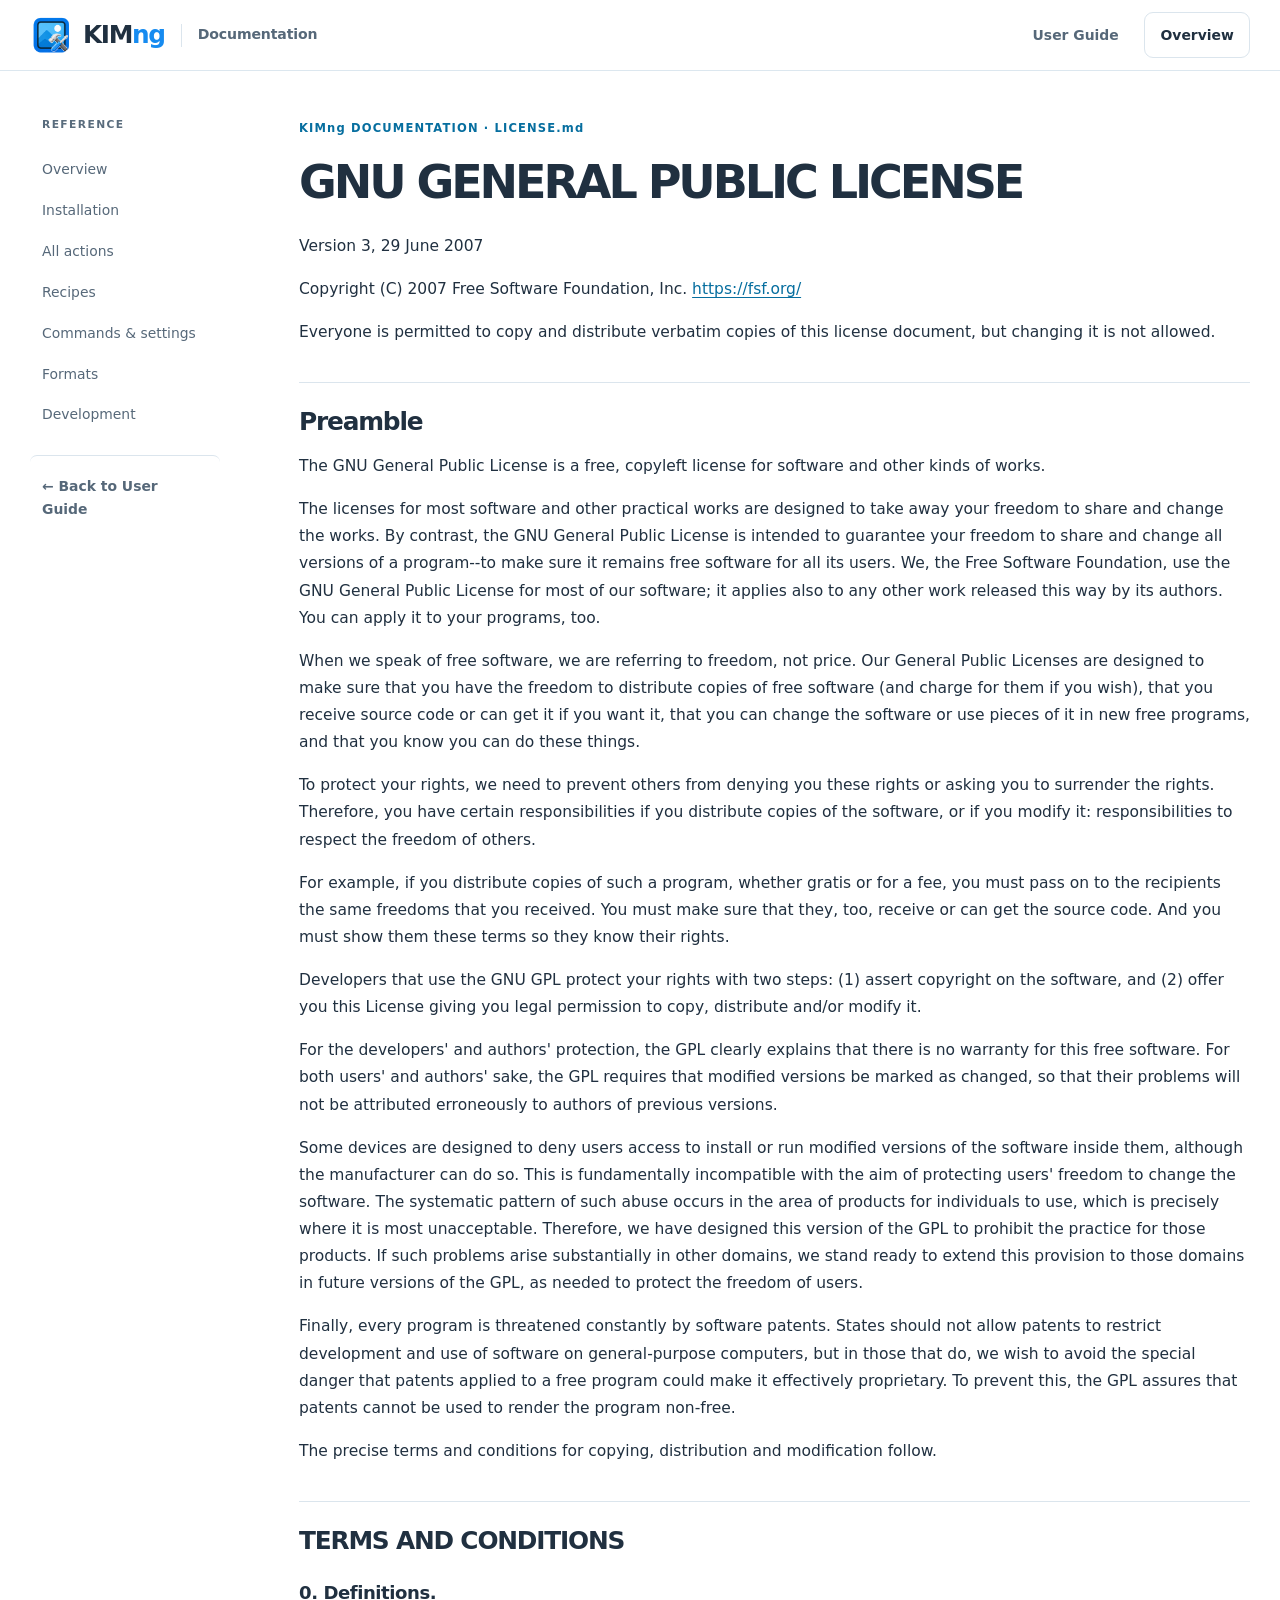
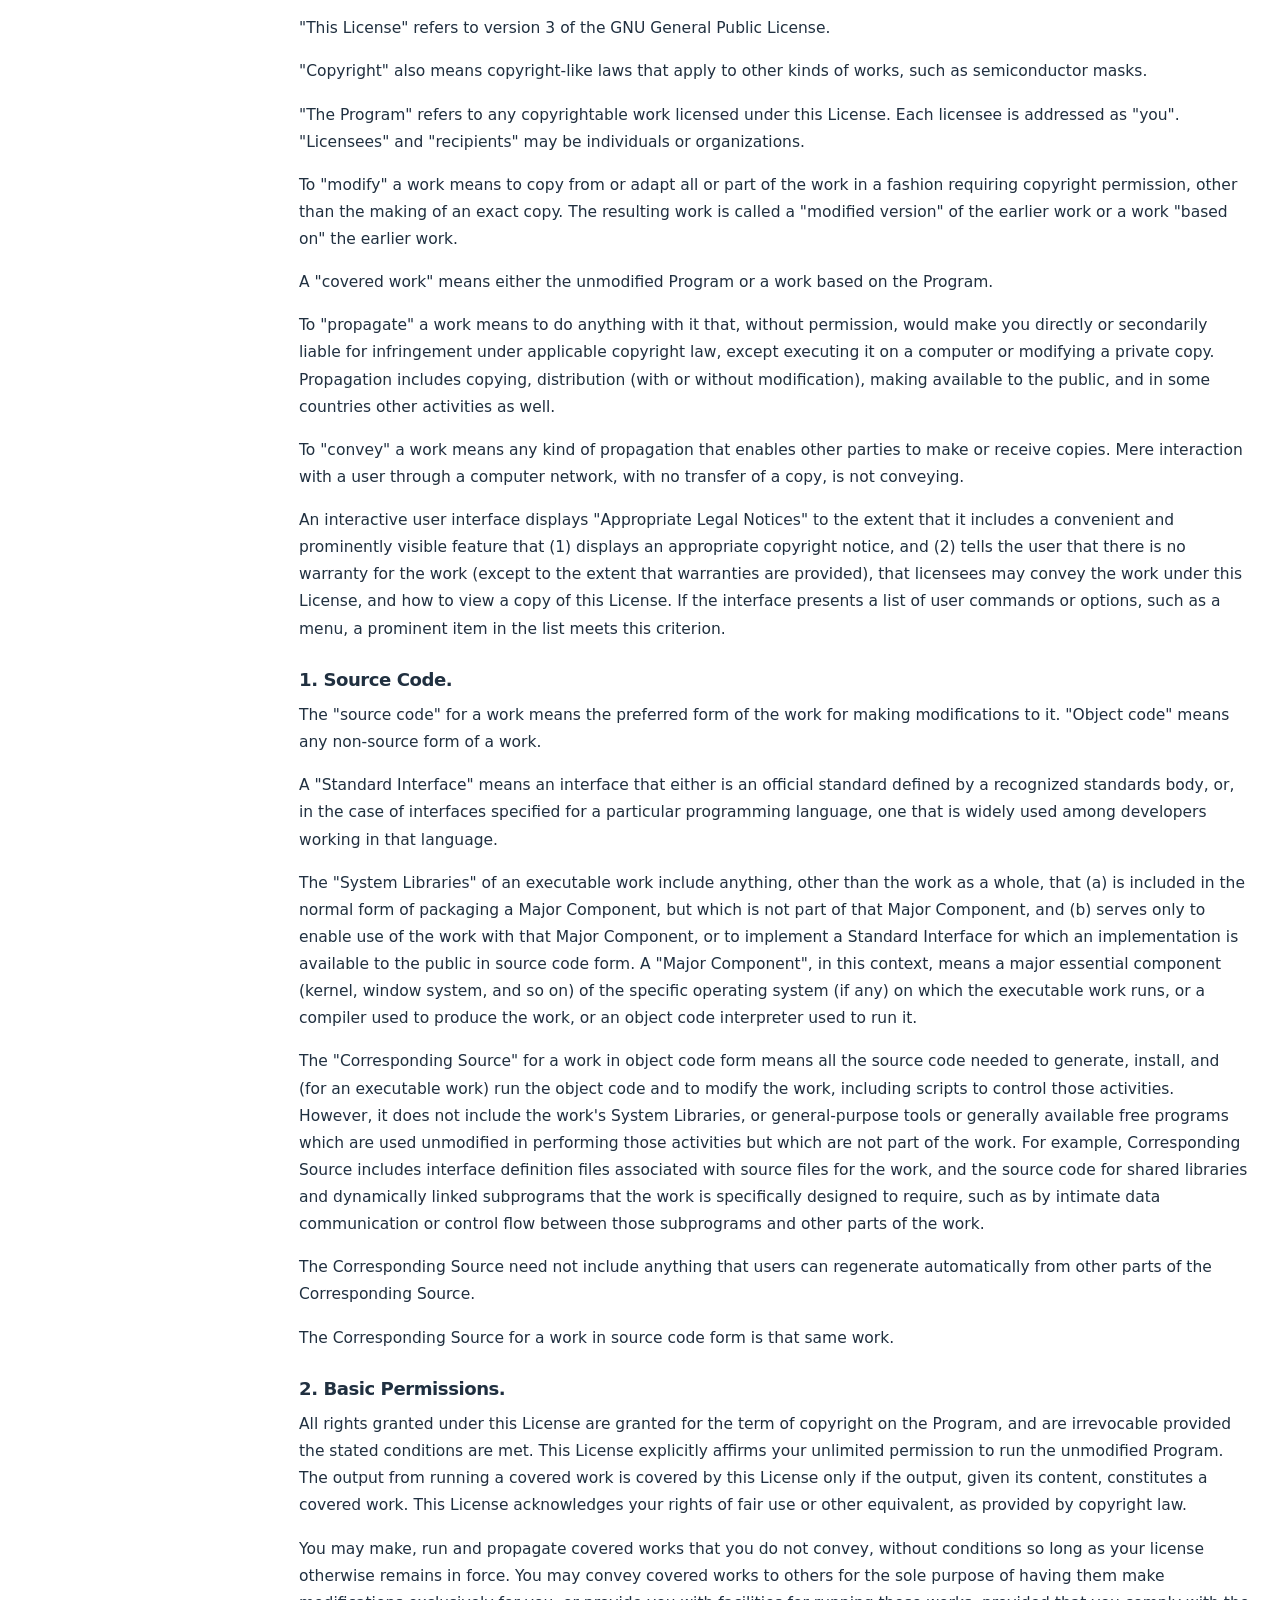
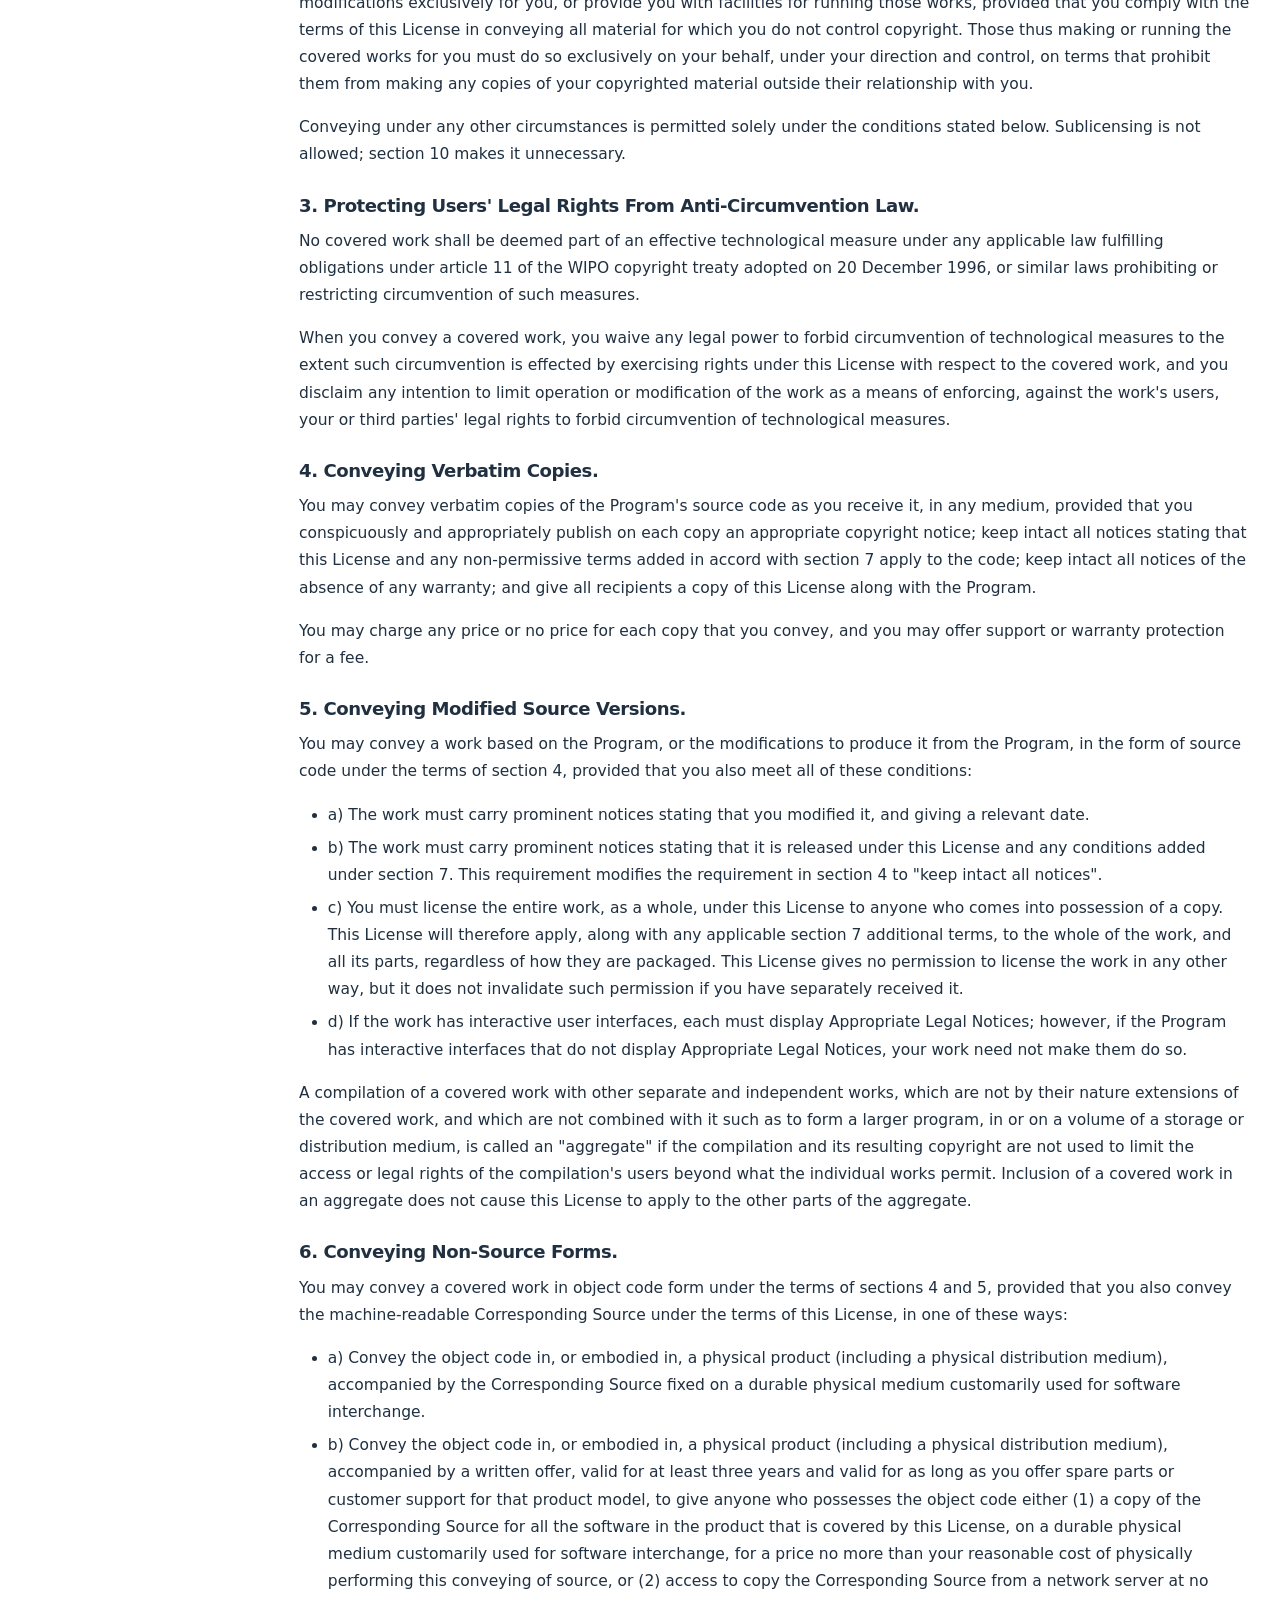
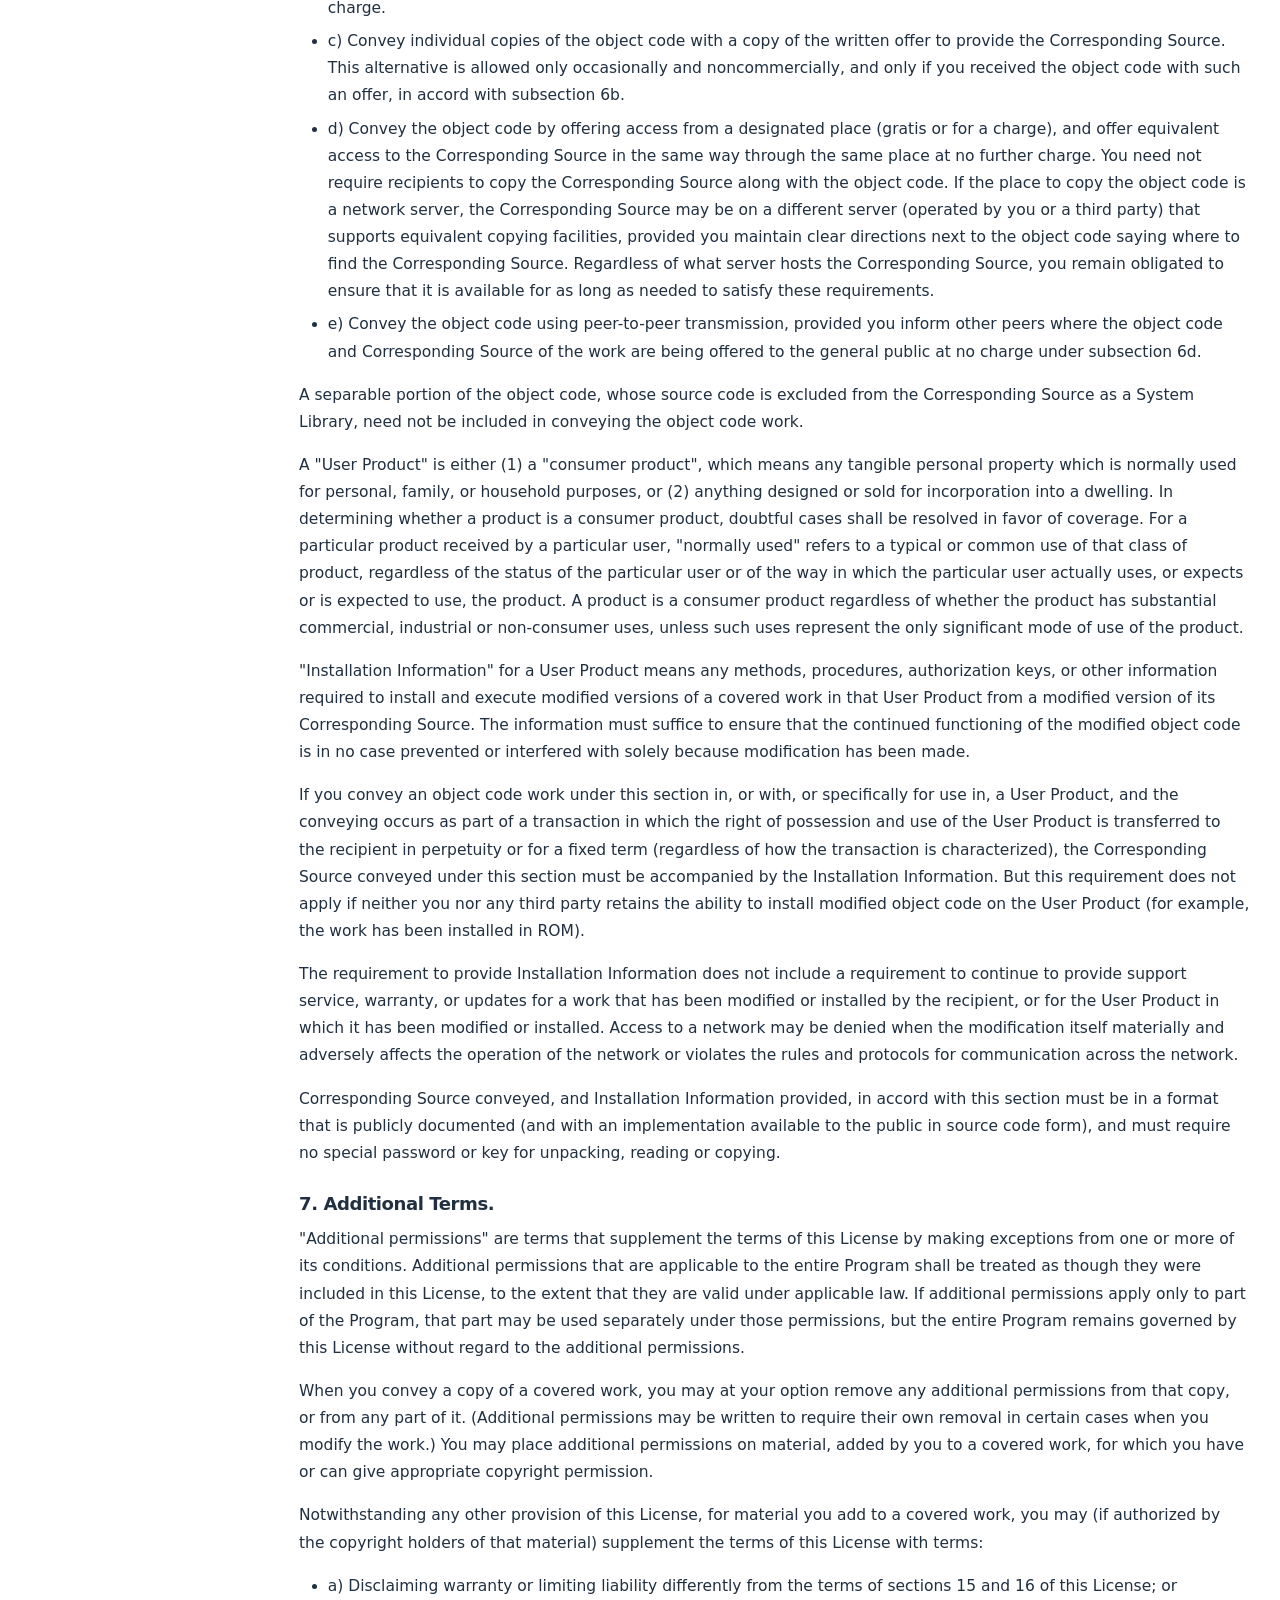
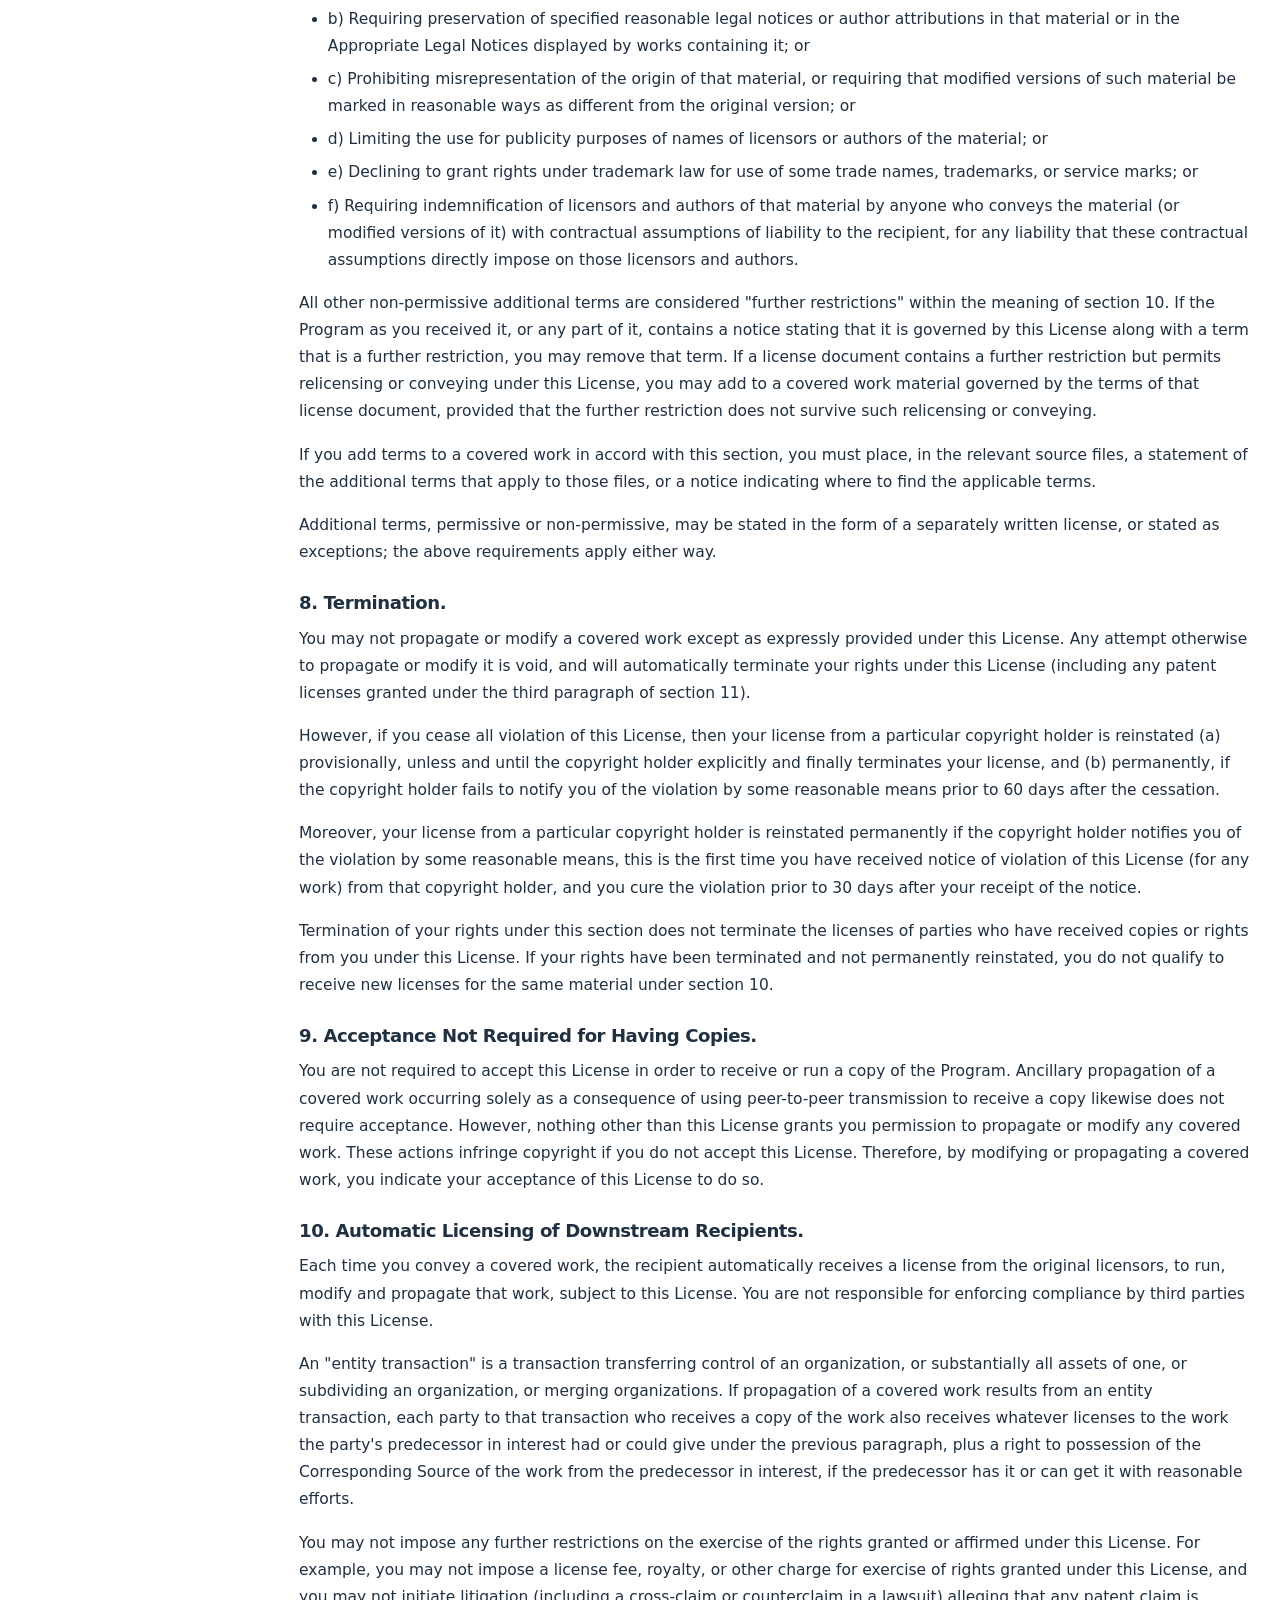
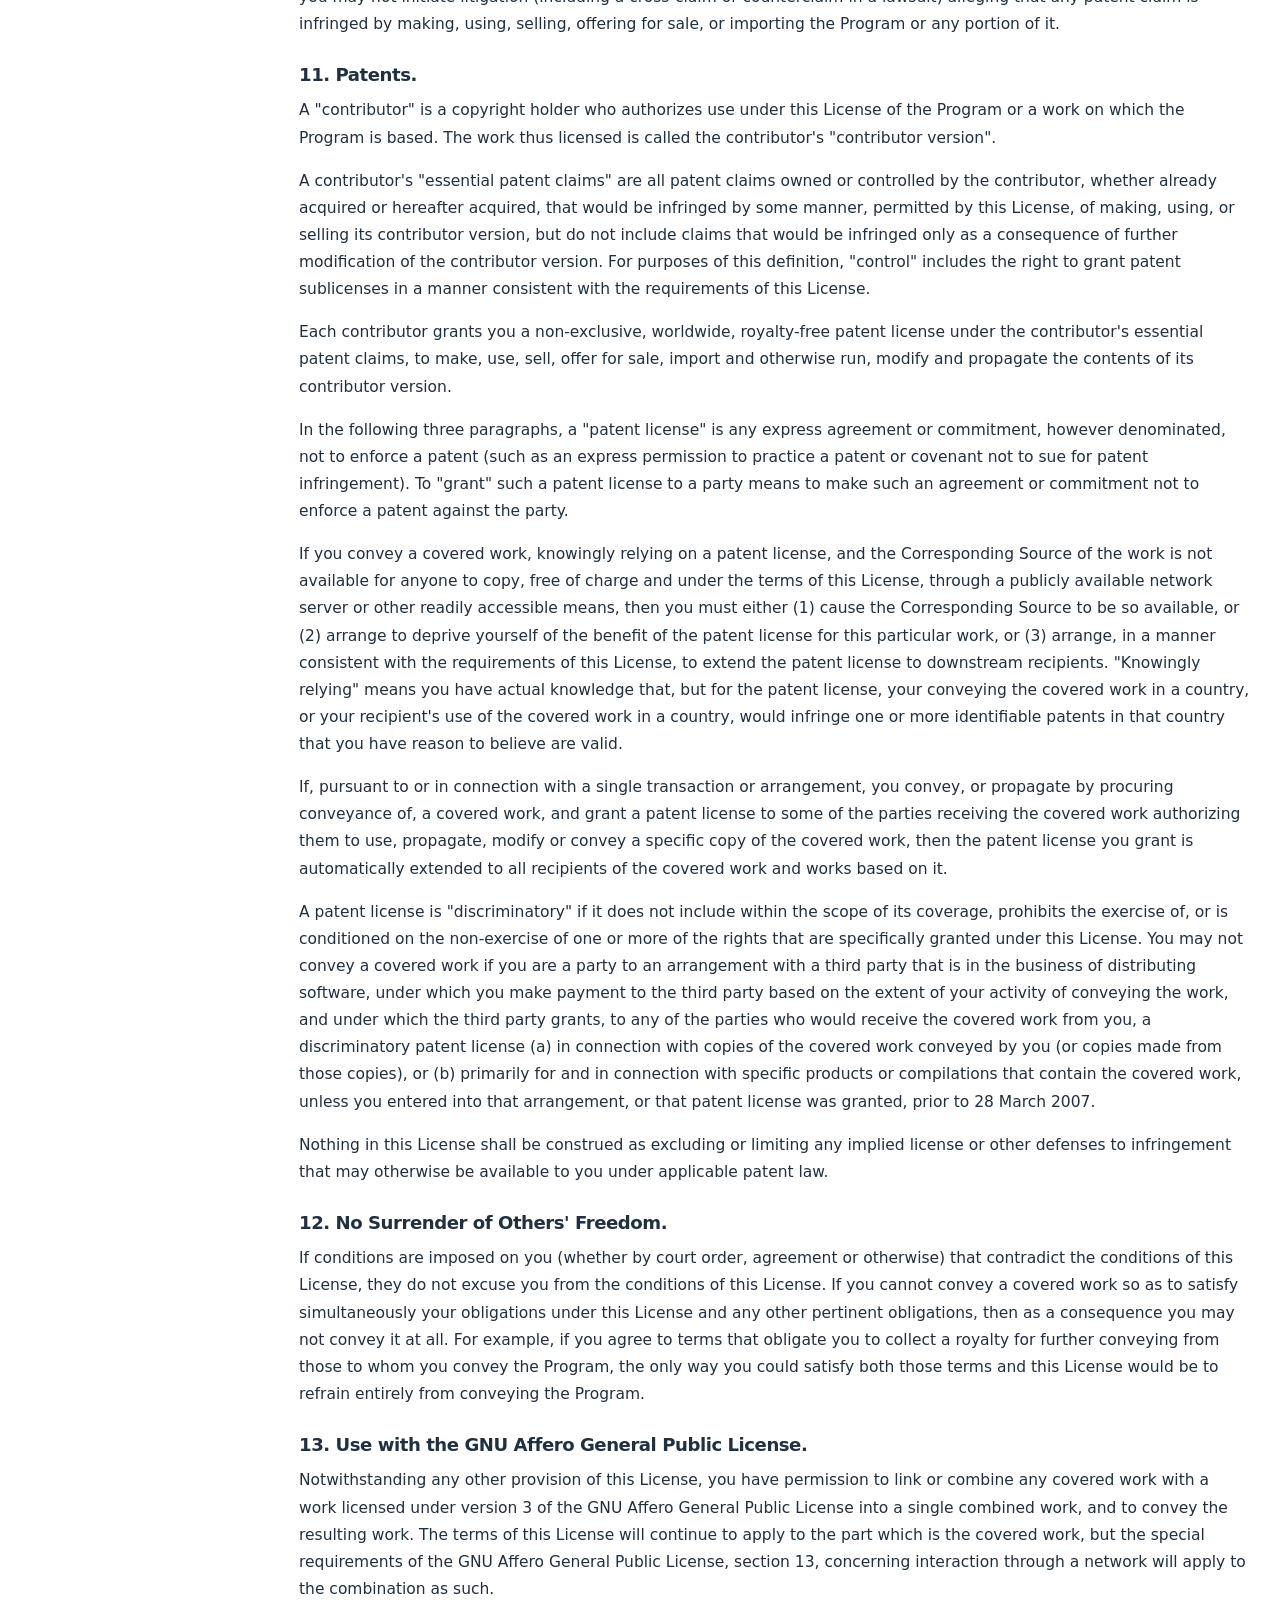
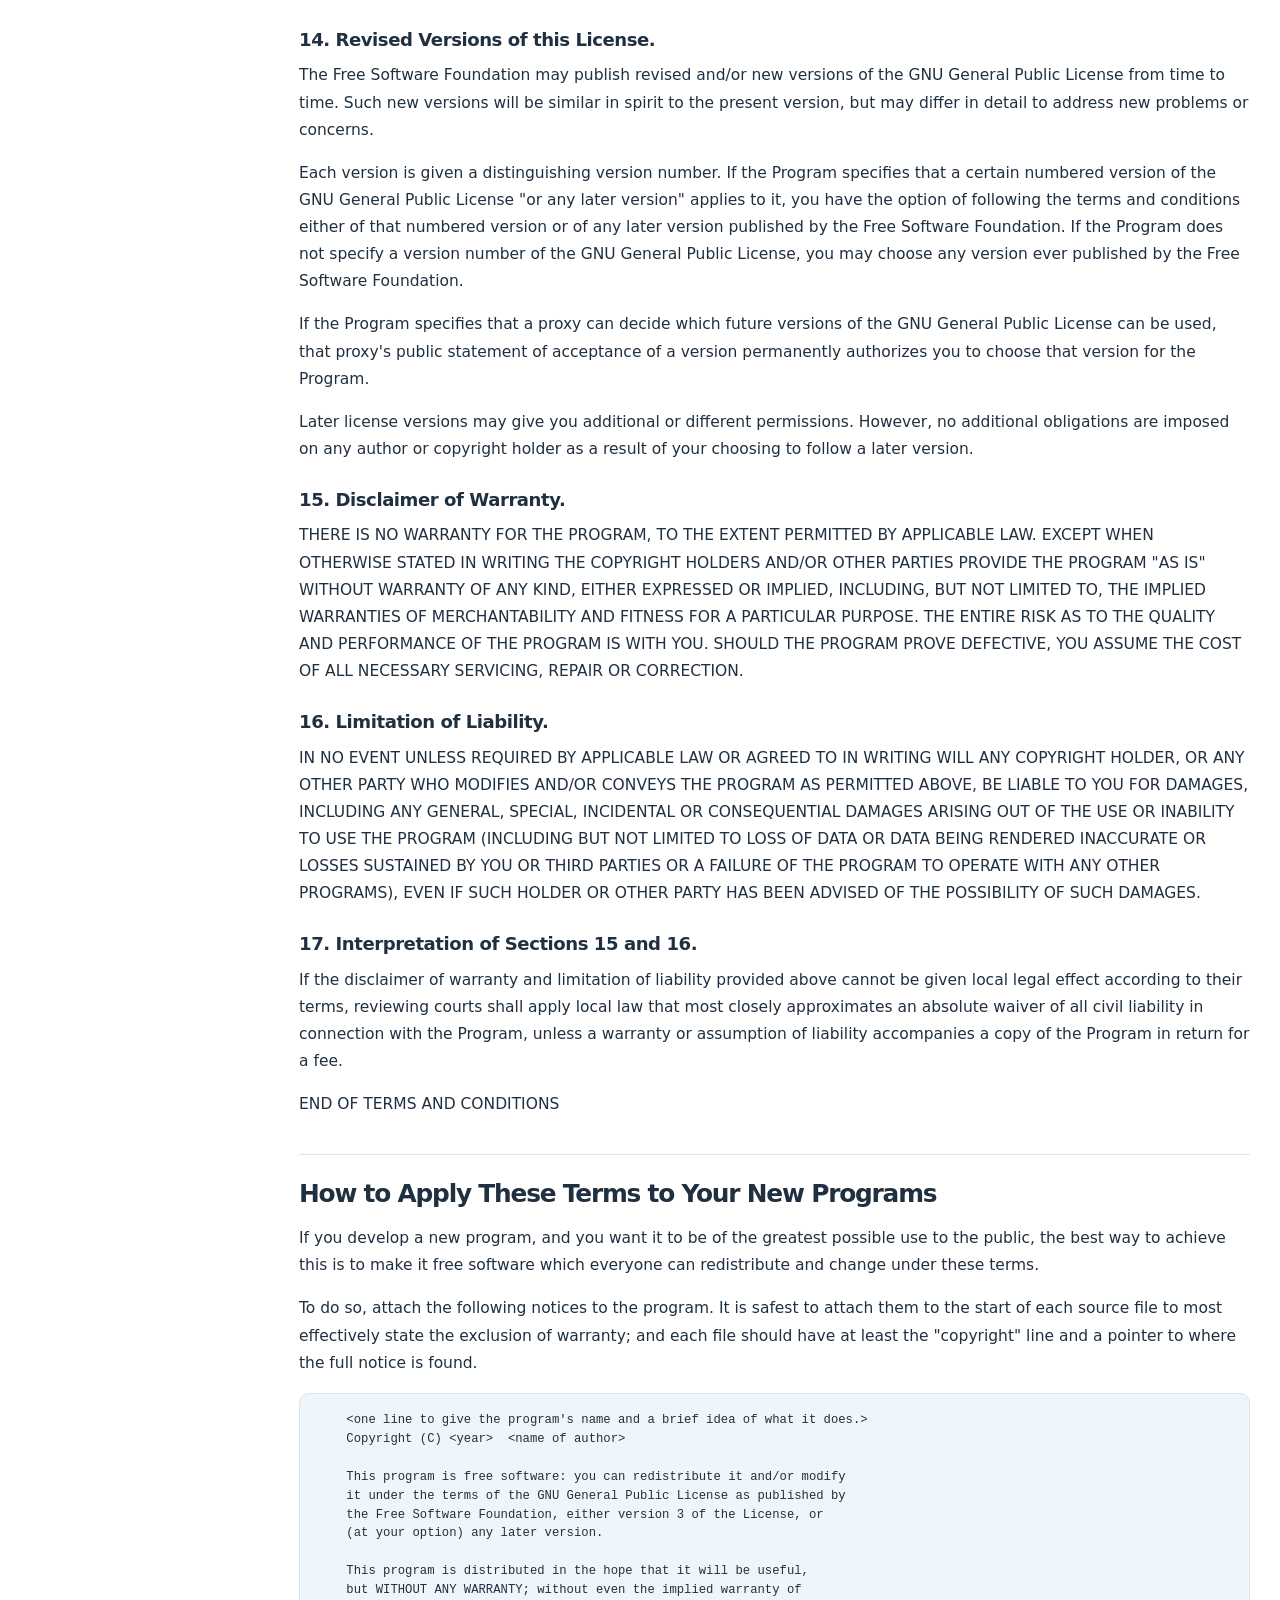
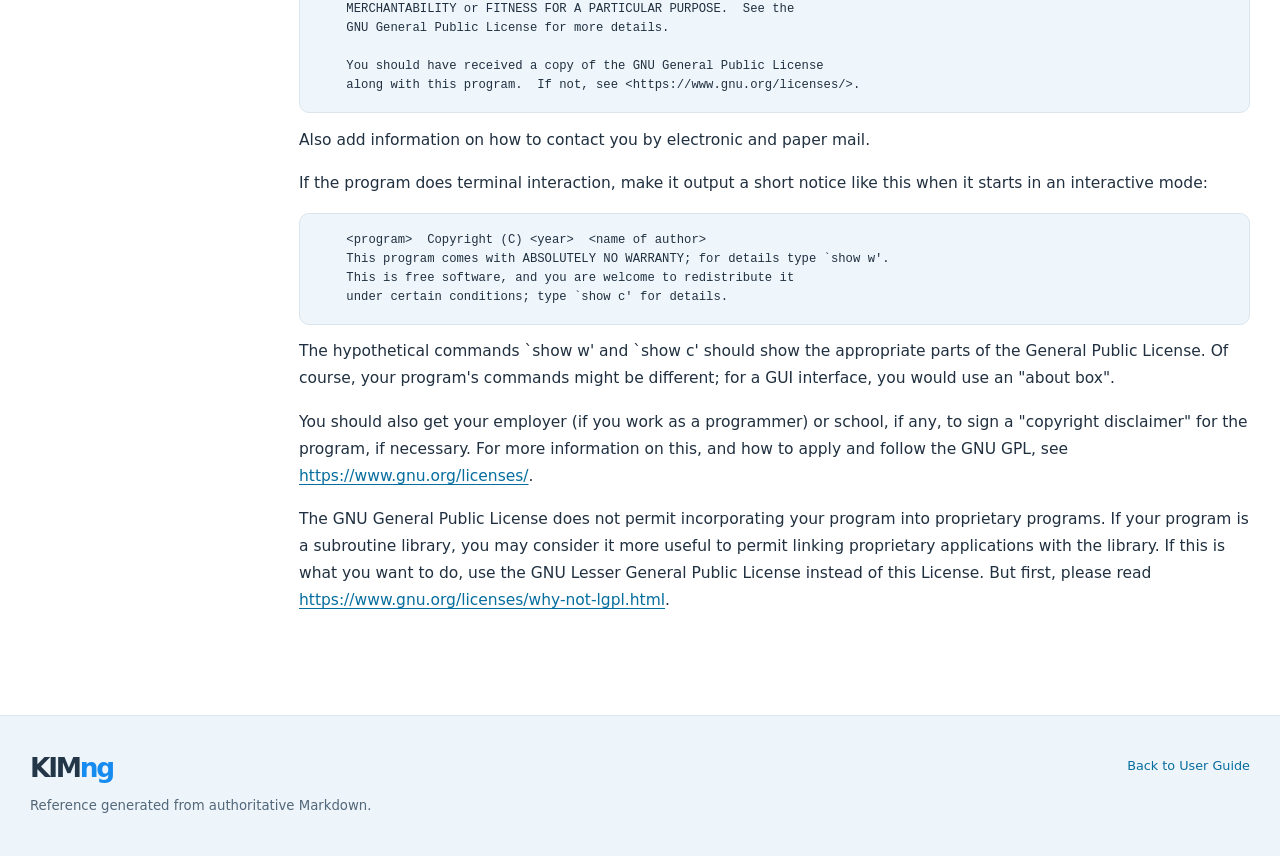
<file: docs/reference/LICENSE.html>
<!doctype html>
<html lang="en">
<head>
  <meta charset="utf-8">
  <meta name="viewport" content="width=device-width, initial-scale=1">
  <meta name="color-scheme" content="light">
  <title>License · KIMng Reference</title>
  <link rel="stylesheet" href="../work.css">
</head>
<body class="reference-page">
  <a class="skip-link" href="#main">Skip to main content</a>
  <header class="topbar">
    <div class="topbar-inner page-width">
      <a class="brand" href="../index.html"><span class="brand-mark" aria-hidden="true"><img src="../images/kimng-guide-icon.png" alt="" width="39" height="39"></span><span class="brand-name">KIM<span>ng</span></span><span class="brand-divider" aria-hidden="true"></span><span class="brand-description">Documentation</span></a>
      <nav class="top-actions" aria-label="Reference navigation"><a href="../index.html">User Guide</a><a class="top-action-primary" href="README.html">Overview</a></nav>
    </div>
  </header>
  <div class="reference-layout page-width">
    <aside class="reference-sidebar" aria-label="Documentation sections">
      <p class="nav-heading">REFERENCE</p>
      <nav aria-label="Reference pages"><a href="README.html">Overview</a>
<a href="INSTALL.html">Installation</a>
<a href="ACTIONS.html">All actions</a>
<a href="RECIPES.html">Recipes</a>
<a href="commandconfig.html">Commands &amp; settings</a>
<a href="FORMATS.html">Formats</a>
<a href="DEVELOPMENT.html">Development</a></nav>
      <a class="back-link" href="../index.html">← Back to User Guide</a>
    </aside>
    <main id="main" class="reference-content">
      <div class="reference-source">KIMng DOCUMENTATION · LICENSE.md</div>
      <article class="markdown-body">
<h1 id="gnu-general-public-license">GNU GENERAL PUBLIC LICENSE</h1>
<p>Version 3, 29 June 2007</p>
<p>Copyright (C) 2007 Free Software Foundation, Inc. <a href="https://fsf.org/">https://fsf.org/</a></p>
<p>Everyone is permitted to copy and distribute verbatim copies of this license document, but changing it is not allowed.</p>
<h2 id="preamble">Preamble</h2>
<p>The GNU General Public License is a free, copyleft license for software and other kinds of works.</p>
<p>The licenses for most software and other practical works are designed to take away your freedom to share and change the works. By contrast, the GNU General Public License is intended to guarantee your freedom to share and change all versions of a program--to make sure it remains free software for all its users. We, the Free Software Foundation, use the GNU General Public License for most of our software; it applies also to any other work released this way by its authors. You can apply it to your programs, too.</p>
<p>When we speak of free software, we are referring to freedom, not price. Our General Public Licenses are designed to make sure that you have the freedom to distribute copies of free software (and charge for them if you wish), that you receive source code or can get it if you want it, that you can change the software or use pieces of it in new free programs, and that you know you can do these things.</p>
<p>To protect your rights, we need to prevent others from denying you these rights or asking you to surrender the rights. Therefore, you have certain responsibilities if you distribute copies of the software, or if you modify it: responsibilities to respect the freedom of others.</p>
<p>For example, if you distribute copies of such a program, whether gratis or for a fee, you must pass on to the recipients the same freedoms that you received. You must make sure that they, too, receive or can get the source code. And you must show them these terms so they know their rights.</p>
<p>Developers that use the GNU GPL protect your rights with two steps: (1) assert copyright on the software, and (2) offer you this License giving you legal permission to copy, distribute and/or modify it.</p>
<p>For the developers' and authors' protection, the GPL clearly explains that there is no warranty for this free software. For both users' and authors' sake, the GPL requires that modified versions be marked as changed, so that their problems will not be attributed erroneously to authors of previous versions.</p>
<p>Some devices are designed to deny users access to install or run modified versions of the software inside them, although the manufacturer can do so. This is fundamentally incompatible with the aim of protecting users' freedom to change the software. The systematic pattern of such abuse occurs in the area of products for individuals to use, which is precisely where it is most unacceptable. Therefore, we have designed this version of the GPL to prohibit the practice for those products. If such problems arise substantially in other domains, we stand ready to extend this provision to those domains in future versions of the GPL, as needed to protect the freedom of users.</p>
<p>Finally, every program is threatened constantly by software patents. States should not allow patents to restrict development and use of software on general-purpose computers, but in those that do, we wish to avoid the special danger that patents applied to a free program could make it effectively proprietary. To prevent this, the GPL assures that patents cannot be used to render the program non-free.</p>
<p>The precise terms and conditions for copying, distribution and modification follow.</p>
<h2 id="terms-and-conditions">TERMS AND CONDITIONS</h2>
<h3 id="0-definitions">0. Definitions.</h3>
<p>"This License" refers to version 3 of the GNU General Public License.</p>
<p>"Copyright" also means copyright-like laws that apply to other kinds of works, such as semiconductor masks.</p>
<p>"The Program" refers to any copyrightable work licensed under this License. Each licensee is addressed as "you". "Licensees" and "recipients" may be individuals or organizations.</p>
<p>To "modify" a work means to copy from or adapt all or part of the work in a fashion requiring copyright permission, other than the making of an exact copy. The resulting work is called a "modified version" of the earlier work or a work "based on" the earlier work.</p>
<p>A "covered work" means either the unmodified Program or a work based on the Program.</p>
<p>To "propagate" a work means to do anything with it that, without permission, would make you directly or secondarily liable for infringement under applicable copyright law, except executing it on a computer or modifying a private copy. Propagation includes copying, distribution (with or without modification), making available to the public, and in some countries other activities as well.</p>
<p>To "convey" a work means any kind of propagation that enables other parties to make or receive copies. Mere interaction with a user through a computer network, with no transfer of a copy, is not conveying.</p>
<p>An interactive user interface displays "Appropriate Legal Notices" to the extent that it includes a convenient and prominently visible feature that (1) displays an appropriate copyright notice, and (2) tells the user that there is no warranty for the work (except to the extent that warranties are provided), that licensees may convey the work under this License, and how to view a copy of this License. If the interface presents a list of user commands or options, such as a menu, a prominent item in the list meets this criterion.</p>
<h3 id="1-source-code">1. Source Code.</h3>
<p>The "source code" for a work means the preferred form of the work for making modifications to it. "Object code" means any non-source form of a work.</p>
<p>A "Standard Interface" means an interface that either is an official standard defined by a recognized standards body, or, in the case of interfaces specified for a particular programming language, one that is widely used among developers working in that language.</p>
<p>The "System Libraries" of an executable work include anything, other than the work as a whole, that (a) is included in the normal form of packaging a Major Component, but which is not part of that Major Component, and (b) serves only to enable use of the work with that Major Component, or to implement a Standard Interface for which an implementation is available to the public in source code form. A "Major Component", in this context, means a major essential component (kernel, window system, and so on) of the specific operating system (if any) on which the executable work runs, or a compiler used to produce the work, or an object code interpreter used to run it.</p>
<p>The "Corresponding Source" for a work in object code form means all the source code needed to generate, install, and (for an executable work) run the object code and to modify the work, including scripts to control those activities. However, it does not include the work's System Libraries, or general-purpose tools or generally available free programs which are used unmodified in performing those activities but which are not part of the work. For example, Corresponding Source includes interface definition files associated with source files for the work, and the source code for shared libraries and dynamically linked subprograms that the work is specifically designed to require, such as by intimate data communication or control flow between those subprograms and other parts of the work.</p>
<p>The Corresponding Source need not include anything that users can regenerate automatically from other parts of the Corresponding Source.</p>
<p>The Corresponding Source for a work in source code form is that same work.</p>
<h3 id="2-basic-permissions">2. Basic Permissions.</h3>
<p>All rights granted under this License are granted for the term of copyright on the Program, and are irrevocable provided the stated conditions are met. This License explicitly affirms your unlimited permission to run the unmodified Program. The output from running a covered work is covered by this License only if the output, given its content, constitutes a covered work. This License acknowledges your rights of fair use or other equivalent, as provided by copyright law.</p>
<p>You may make, run and propagate covered works that you do not convey, without conditions so long as your license otherwise remains in force. You may convey covered works to others for the sole purpose of having them make modifications exclusively for you, or provide you with facilities for running those works, provided that you comply with the terms of this License in conveying all material for which you do not control copyright. Those thus making or running the covered works for you must do so exclusively on your behalf, under your direction and control, on terms that prohibit them from making any copies of your copyrighted material outside their relationship with you.</p>
<p>Conveying under any other circumstances is permitted solely under the conditions stated below. Sublicensing is not allowed; section 10 makes it unnecessary.</p>
<h3 id="3-protecting-users-legal-rights-from-anti-circumvention-law">3. Protecting Users' Legal Rights From Anti-Circumvention Law.</h3>
<p>No covered work shall be deemed part of an effective technological measure under any applicable law fulfilling obligations under article 11 of the WIPO copyright treaty adopted on 20 December 1996, or similar laws prohibiting or restricting circumvention of such measures.</p>
<p>When you convey a covered work, you waive any legal power to forbid circumvention of technological measures to the extent such circumvention is effected by exercising rights under this License with respect to the covered work, and you disclaim any intention to limit operation or modification of the work as a means of enforcing, against the work's users, your or third parties' legal rights to forbid circumvention of technological measures.</p>
<h3 id="4-conveying-verbatim-copies">4. Conveying Verbatim Copies.</h3>
<p>You may convey verbatim copies of the Program's source code as you receive it, in any medium, provided that you conspicuously and appropriately publish on each copy an appropriate copyright notice; keep intact all notices stating that this License and any non-permissive terms added in accord with section 7 apply to the code; keep intact all notices of the absence of any warranty; and give all recipients a copy of this License along with the Program.</p>
<p>You may charge any price or no price for each copy that you convey, and you may offer support or warranty protection for a fee.</p>
<h3 id="5-conveying-modified-source-versions">5. Conveying Modified Source Versions.</h3>
<p>You may convey a work based on the Program, or the modifications to produce it from the Program, in the form of source code under the terms of section 4, provided that you also meet all of these conditions:</p>
<ul>
<li>a) The work must carry prominent notices stating that you modified it, and giving a relevant date.</li>
<li>b) The work must carry prominent notices stating that it is released under this License and any conditions added under section 7. This requirement modifies the requirement in section 4 to "keep intact all notices".</li>
<li>c) You must license the entire work, as a whole, under this License to anyone who comes into possession of a copy. This License will therefore apply, along with any applicable section 7 additional terms, to the whole of the work, and all its parts, regardless of how they are packaged. This License gives no permission to license the work in any other way, but it does not invalidate such permission if you have separately received it.</li>
<li>d) If the work has interactive user interfaces, each must display Appropriate Legal Notices; however, if the Program has interactive interfaces that do not display Appropriate Legal Notices, your work need not make them do so.</li>
</ul>
<p>A compilation of a covered work with other separate and independent works, which are not by their nature extensions of the covered work, and which are not combined with it such as to form a larger program, in or on a volume of a storage or distribution medium, is called an "aggregate" if the compilation and its resulting copyright are not used to limit the access or legal rights of the compilation's users beyond what the individual works permit. Inclusion of a covered work in an aggregate does not cause this License to apply to the other parts of the aggregate.</p>
<h3 id="6-conveying-non-source-forms">6. Conveying Non-Source Forms.</h3>
<p>You may convey a covered work in object code form under the terms of sections 4 and 5, provided that you also convey the machine-readable Corresponding Source under the terms of this License, in one of these ways:</p>
<ul>
<li>a) Convey the object code in, or embodied in, a physical product (including a physical distribution medium), accompanied by the Corresponding Source fixed on a durable physical medium customarily used for software interchange.</li>
<li>b) Convey the object code in, or embodied in, a physical product (including a physical distribution medium), accompanied by a written offer, valid for at least three years and valid for as long as you offer spare parts or customer support for that product model, to give anyone who possesses the object code either (1) a copy of the Corresponding Source for all the software in the product that is covered by this License, on a durable physical medium customarily used for software interchange, for a price no more than your reasonable cost of physically performing this conveying of source, or (2) access to copy the Corresponding Source from a network server at no charge.</li>
<li>c) Convey individual copies of the object code with a copy of the written offer to provide the Corresponding Source. This alternative is allowed only occasionally and noncommercially, and only if you received the object code with such an offer, in accord with subsection 6b.</li>
<li>d) Convey the object code by offering access from a designated place (gratis or for a charge), and offer equivalent access to the Corresponding Source in the same way through the same place at no further charge. You need not require recipients to copy the Corresponding Source along with the object code. If the place to copy the object code is a network server, the Corresponding Source may be on a different server (operated by you or a third party) that supports equivalent copying facilities, provided you maintain clear directions next to the object code saying where to find the Corresponding Source. Regardless of what server hosts the Corresponding Source, you remain obligated to ensure that it is available for as long as needed to satisfy these requirements.</li>
<li>e) Convey the object code using peer-to-peer transmission, provided you inform other peers where the object code and Corresponding Source of the work are being offered to the general public at no charge under subsection 6d.</li>
</ul>
<p>A separable portion of the object code, whose source code is excluded from the Corresponding Source as a System Library, need not be included in conveying the object code work.</p>
<p>A "User Product" is either (1) a "consumer product", which means any tangible personal property which is normally used for personal, family, or household purposes, or (2) anything designed or sold for incorporation into a dwelling. In determining whether a product is a consumer product, doubtful cases shall be resolved in favor of coverage. For a particular product received by a particular user, "normally used" refers to a typical or common use of that class of product, regardless of the status of the particular user or of the way in which the particular user actually uses, or expects or is expected to use, the product. A product is a consumer product regardless of whether the product has substantial commercial, industrial or non-consumer uses, unless such uses represent the only significant mode of use of the product.</p>
<p>"Installation Information" for a User Product means any methods, procedures, authorization keys, or other information required to install and execute modified versions of a covered work in that User Product from a modified version of its Corresponding Source. The information must suffice to ensure that the continued functioning of the modified object code is in no case prevented or interfered with solely because modification has been made.</p>
<p>If you convey an object code work under this section in, or with, or specifically for use in, a User Product, and the conveying occurs as part of a transaction in which the right of possession and use of the User Product is transferred to the recipient in perpetuity or for a fixed term (regardless of how the transaction is characterized), the Corresponding Source conveyed under this section must be accompanied by the Installation Information. But this requirement does not apply if neither you nor any third party retains the ability to install modified object code on the User Product (for example, the work has been installed in ROM).</p>
<p>The requirement to provide Installation Information does not include a requirement to continue to provide support service, warranty, or updates for a work that has been modified or installed by the recipient, or for the User Product in which it has been modified or installed. Access to a network may be denied when the modification itself materially and adversely affects the operation of the network or violates the rules and protocols for communication across the network.</p>
<p>Corresponding Source conveyed, and Installation Information provided, in accord with this section must be in a format that is publicly documented (and with an implementation available to the public in source code form), and must require no special password or key for unpacking, reading or copying.</p>
<h3 id="7-additional-terms">7. Additional Terms.</h3>
<p>"Additional permissions" are terms that supplement the terms of this License by making exceptions from one or more of its conditions. Additional permissions that are applicable to the entire Program shall be treated as though they were included in this License, to the extent that they are valid under applicable law. If additional permissions apply only to part of the Program, that part may be used separately under those permissions, but the entire Program remains governed by this License without regard to the additional permissions.</p>
<p>When you convey a copy of a covered work, you may at your option remove any additional permissions from that copy, or from any part of it. (Additional permissions may be written to require their own removal in certain cases when you modify the work.) You may place additional permissions on material, added by you to a covered work, for which you have or can give appropriate copyright permission.</p>
<p>Notwithstanding any other provision of this License, for material you add to a covered work, you may (if authorized by the copyright holders of that material) supplement the terms of this License with terms:</p>
<ul>
<li>a) Disclaiming warranty or limiting liability differently from the terms of sections 15 and 16 of this License; or</li>
<li>b) Requiring preservation of specified reasonable legal notices or author attributions in that material or in the Appropriate Legal Notices displayed by works containing it; or</li>
<li>c) Prohibiting misrepresentation of the origin of that material, or requiring that modified versions of such material be marked in reasonable ways as different from the original version; or</li>
<li>d) Limiting the use for publicity purposes of names of licensors or authors of the material; or</li>
<li>e) Declining to grant rights under trademark law for use of some trade names, trademarks, or service marks; or</li>
<li>f) Requiring indemnification of licensors and authors of that material by anyone who conveys the material (or modified versions of it) with contractual assumptions of liability to the recipient, for any liability that these contractual assumptions directly impose on those licensors and authors.</li>
</ul>
<p>All other non-permissive additional terms are considered "further restrictions" within the meaning of section 10. If the Program as you received it, or any part of it, contains a notice stating that it is governed by this License along with a term that is a further restriction, you may remove that term. If a license document contains a further restriction but permits relicensing or conveying under this License, you may add to a covered work material governed by the terms of that license document, provided that the further restriction does not survive such relicensing or conveying.</p>
<p>If you add terms to a covered work in accord with this section, you must place, in the relevant source files, a statement of the additional terms that apply to those files, or a notice indicating where to find the applicable terms.</p>
<p>Additional terms, permissive or non-permissive, may be stated in the form of a separately written license, or stated as exceptions; the above requirements apply either way.</p>
<h3 id="8-termination">8. Termination.</h3>
<p>You may not propagate or modify a covered work except as expressly provided under this License. Any attempt otherwise to propagate or modify it is void, and will automatically terminate your rights under this License (including any patent licenses granted under the third paragraph of section 11).</p>
<p>However, if you cease all violation of this License, then your license from a particular copyright holder is reinstated (a) provisionally, unless and until the copyright holder explicitly and finally terminates your license, and (b) permanently, if the copyright holder fails to notify you of the violation by some reasonable means prior to 60 days after the cessation.</p>
<p>Moreover, your license from a particular copyright holder is reinstated permanently if the copyright holder notifies you of the violation by some reasonable means, this is the first time you have received notice of violation of this License (for any work) from that copyright holder, and you cure the violation prior to 30 days after your receipt of the notice.</p>
<p>Termination of your rights under this section does not terminate the licenses of parties who have received copies or rights from you under this License. If your rights have been terminated and not permanently reinstated, you do not qualify to receive new licenses for the same material under section 10.</p>
<h3 id="9-acceptance-not-required-for-having-copies">9. Acceptance Not Required for Having Copies.</h3>
<p>You are not required to accept this License in order to receive or run a copy of the Program. Ancillary propagation of a covered work occurring solely as a consequence of using peer-to-peer transmission to receive a copy likewise does not require acceptance. However, nothing other than this License grants you permission to propagate or modify any covered work. These actions infringe copyright if you do not accept this License. Therefore, by modifying or propagating a covered work, you indicate your acceptance of this License to do so.</p>
<h3 id="10-automatic-licensing-of-downstream-recipients">10. Automatic Licensing of Downstream Recipients.</h3>
<p>Each time you convey a covered work, the recipient automatically receives a license from the original licensors, to run, modify and propagate that work, subject to this License. You are not responsible for enforcing compliance by third parties with this License.</p>
<p>An "entity transaction" is a transaction transferring control of an organization, or substantially all assets of one, or subdividing an organization, or merging organizations. If propagation of a covered work results from an entity transaction, each party to that transaction who receives a copy of the work also receives whatever licenses to the work the party's predecessor in interest had or could give under the previous paragraph, plus a right to possession of the Corresponding Source of the work from the predecessor in interest, if the predecessor has it or can get it with reasonable efforts.</p>
<p>You may not impose any further restrictions on the exercise of the rights granted or affirmed under this License. For example, you may not impose a license fee, royalty, or other charge for exercise of rights granted under this License, and you may not initiate litigation (including a cross-claim or counterclaim in a lawsuit) alleging that any patent claim is infringed by making, using, selling, offering for sale, or importing the Program or any portion of it.</p>
<h3 id="11-patents">11. Patents.</h3>
<p>A "contributor" is a copyright holder who authorizes use under this License of the Program or a work on which the Program is based. The work thus licensed is called the contributor's "contributor version".</p>
<p>A contributor's "essential patent claims" are all patent claims owned or controlled by the contributor, whether already acquired or hereafter acquired, that would be infringed by some manner, permitted by this License, of making, using, or selling its contributor version, but do not include claims that would be infringed only as a consequence of further modification of the contributor version. For purposes of this definition, "control" includes the right to grant patent sublicenses in a manner consistent with the requirements of this License.</p>
<p>Each contributor grants you a non-exclusive, worldwide, royalty-free patent license under the contributor's essential patent claims, to make, use, sell, offer for sale, import and otherwise run, modify and propagate the contents of its contributor version.</p>
<p>In the following three paragraphs, a "patent license" is any express agreement or commitment, however denominated, not to enforce a patent (such as an express permission to practice a patent or covenant not to sue for patent infringement). To "grant" such a patent license to a party means to make such an agreement or commitment not to enforce a patent against the party.</p>
<p>If you convey a covered work, knowingly relying on a patent license, and the Corresponding Source of the work is not available for anyone to copy, free of charge and under the terms of this License, through a publicly available network server or other readily accessible means, then you must either (1) cause the Corresponding Source to be so available, or (2) arrange to deprive yourself of the benefit of the patent license for this particular work, or (3) arrange, in a manner consistent with the requirements of this License, to extend the patent license to downstream recipients. "Knowingly relying" means you have actual knowledge that, but for the patent license, your conveying the covered work in a country, or your recipient's use of the covered work in a country, would infringe one or more identifiable patents in that country that you have reason to believe are valid.</p>
<p>If, pursuant to or in connection with a single transaction or arrangement, you convey, or propagate by procuring conveyance of, a covered work, and grant a patent license to some of the parties receiving the covered work authorizing them to use, propagate, modify or convey a specific copy of the covered work, then the patent license you grant is automatically extended to all recipients of the covered work and works based on it.</p>
<p>A patent license is "discriminatory" if it does not include within the scope of its coverage, prohibits the exercise of, or is conditioned on the non-exercise of one or more of the rights that are specifically granted under this License. You may not convey a covered work if you are a party to an arrangement with a third party that is in the business of distributing software, under which you make payment to the third party based on the extent of your activity of conveying the work, and under which the third party grants, to any of the parties who would receive the covered work from you, a discriminatory patent license (a) in connection with copies of the covered work conveyed by you (or copies made from those copies), or (b) primarily for and in connection with specific products or compilations that contain the covered work, unless you entered into that arrangement, or that patent license was granted, prior to 28 March 2007.</p>
<p>Nothing in this License shall be construed as excluding or limiting any implied license or other defenses to infringement that may otherwise be available to you under applicable patent law.</p>
<h3 id="12-no-surrender-of-others-freedom">12. No Surrender of Others' Freedom.</h3>
<p>If conditions are imposed on you (whether by court order, agreement or otherwise) that contradict the conditions of this License, they do not excuse you from the conditions of this License. If you cannot convey a covered work so as to satisfy simultaneously your obligations under this License and any other pertinent obligations, then as a consequence you may not convey it at all. For example, if you agree to terms that obligate you to collect a royalty for further conveying from those to whom you convey the Program, the only way you could satisfy both those terms and this License would be to refrain entirely from conveying the Program.</p>
<h3 id="13-use-with-the-gnu-affero-general-public-license">13. Use with the GNU Affero General Public License.</h3>
<p>Notwithstanding any other provision of this License, you have permission to link or combine any covered work with a work licensed under version 3 of the GNU Affero General Public License into a single combined work, and to convey the resulting work. The terms of this License will continue to apply to the part which is the covered work, but the special requirements of the GNU Affero General Public License, section 13, concerning interaction through a network will apply to the combination as such.</p>
<h3 id="14-revised-versions-of-this-license">14. Revised Versions of this License.</h3>
<p>The Free Software Foundation may publish revised and/or new versions of the GNU General Public License from time to time. Such new versions will be similar in spirit to the present version, but may differ in detail to address new problems or concerns.</p>
<p>Each version is given a distinguishing version number. If the Program specifies that a certain numbered version of the GNU General Public License "or any later version" applies to it, you have the option of following the terms and conditions either of that numbered version or of any later version published by the Free Software Foundation. If the Program does not specify a version number of the GNU General Public License, you may choose any version ever published by the Free Software Foundation.</p>
<p>If the Program specifies that a proxy can decide which future versions of the GNU General Public License can be used, that proxy's public statement of acceptance of a version permanently authorizes you to choose that version for the Program.</p>
<p>Later license versions may give you additional or different permissions. However, no additional obligations are imposed on any author or copyright holder as a result of your choosing to follow a later version.</p>
<h3 id="15-disclaimer-of-warranty">15. Disclaimer of Warranty.</h3>
<p>THERE IS NO WARRANTY FOR THE PROGRAM, TO THE EXTENT PERMITTED BY APPLICABLE LAW. EXCEPT WHEN OTHERWISE STATED IN WRITING THE COPYRIGHT HOLDERS AND/OR OTHER PARTIES PROVIDE THE PROGRAM "AS IS" WITHOUT WARRANTY OF ANY KIND, EITHER EXPRESSED OR IMPLIED, INCLUDING, BUT NOT LIMITED TO, THE IMPLIED WARRANTIES OF MERCHANTABILITY AND FITNESS FOR A PARTICULAR PURPOSE. THE ENTIRE RISK AS TO THE QUALITY AND PERFORMANCE OF THE PROGRAM IS WITH YOU. SHOULD THE PROGRAM PROVE DEFECTIVE, YOU ASSUME THE COST OF ALL NECESSARY SERVICING, REPAIR OR CORRECTION.</p>
<h3 id="16-limitation-of-liability">16. Limitation of Liability.</h3>
<p>IN NO EVENT UNLESS REQUIRED BY APPLICABLE LAW OR AGREED TO IN WRITING WILL ANY COPYRIGHT HOLDER, OR ANY OTHER PARTY WHO MODIFIES AND/OR CONVEYS THE PROGRAM AS PERMITTED ABOVE, BE LIABLE TO YOU FOR DAMAGES, INCLUDING ANY GENERAL, SPECIAL, INCIDENTAL OR CONSEQUENTIAL DAMAGES ARISING OUT OF THE USE OR INABILITY TO USE THE PROGRAM (INCLUDING BUT NOT LIMITED TO LOSS OF DATA OR DATA BEING RENDERED INACCURATE OR LOSSES SUSTAINED BY YOU OR THIRD PARTIES OR A FAILURE OF THE PROGRAM TO OPERATE WITH ANY OTHER PROGRAMS), EVEN IF SUCH HOLDER OR OTHER PARTY HAS BEEN ADVISED OF THE POSSIBILITY OF SUCH DAMAGES.</p>
<h3 id="17-interpretation-of-sections-15-and-16">17. Interpretation of Sections 15 and 16.</h3>
<p>If the disclaimer of warranty and limitation of liability provided above cannot be given local legal effect according to their terms, reviewing courts shall apply local law that most closely approximates an absolute waiver of all civil liability in connection with the Program, unless a warranty or assumption of liability accompanies a copy of the Program in return for a fee.</p>
<p>END OF TERMS AND CONDITIONS</p>
<h2 id="how-to-apply-these-terms-to-your-new-programs">How to Apply These Terms to Your New Programs</h2>
<p>If you develop a new program, and you want it to be of the greatest possible use to the public, the best way to achieve this is to make it free software which everyone can redistribute and change under these terms.</p>
<p>To do so, attach the following notices to the program. It is safest to attach them to the start of each source file to most effectively state the exclusion of warranty; and each file should have at least the "copyright" line and a pointer to where the full notice is found.</p>
<pre><code>    &lt;one line to give the program&#39;s name and a brief idea of what it does.&gt;
    Copyright (C) &lt;year&gt;  &lt;name of author&gt;

    This program is free software: you can redistribute it and/or modify
    it under the terms of the GNU General Public License as published by
    the Free Software Foundation, either version 3 of the License, or
    (at your option) any later version.

    This program is distributed in the hope that it will be useful,
    but WITHOUT ANY WARRANTY; without even the implied warranty of
    MERCHANTABILITY or FITNESS FOR A PARTICULAR PURPOSE.  See the
    GNU General Public License for more details.

    You should have received a copy of the GNU General Public License
    along with this program.  If not, see &lt;https://www.gnu.org/licenses/&gt;.</code></pre>
<p>Also add information on how to contact you by electronic and paper mail.</p>
<p>If the program does terminal interaction, make it output a short notice like this when it starts in an interactive mode:</p>
<pre><code>    &lt;program&gt;  Copyright (C) &lt;year&gt;  &lt;name of author&gt;
    This program comes with ABSOLUTELY NO WARRANTY; for details type `show w&#39;.
    This is free software, and you are welcome to redistribute it
    under certain conditions; type `show c&#39; for details.</code></pre>
<p>The hypothetical commands `show w' and `show c' should show the appropriate parts of the General Public License. Of course, your program's commands might be different; for a GUI interface, you would use an "about box".</p>
<p>You should also get your employer (if you work as a programmer) or school, if any, to sign a "copyright disclaimer" for the program, if necessary. For more information on this, and how to apply and follow the GNU GPL, see <a href="https://www.gnu.org/licenses/">https://www.gnu.org/licenses/</a>.</p>
<p>The GNU General Public License does not permit incorporating your program into proprietary programs. If your program is a subroutine library, you may consider it more useful to permit linking proprietary applications with the library. If this is what you want to do, use the GNU Lesser General Public License instead of this License. But first, please read <a href="https://www.gnu.org/licenses/why-not-lgpl.html">https://www.gnu.org/licenses/why-not-lgpl.html</a>.</p>

      </article>
    </main>
  </div>
  <footer class="site-footer"><div class="page-width footer-inner"><div class="footer-brand"><span class="footer-logo">KIM<span>ng</span></span><p>Reference generated from authoritative Markdown.</p></div><div class="footer-meta"><p><a href="../index.html">Back to User Guide</a></p></div></div></footer>
</body>
</html>
</file>
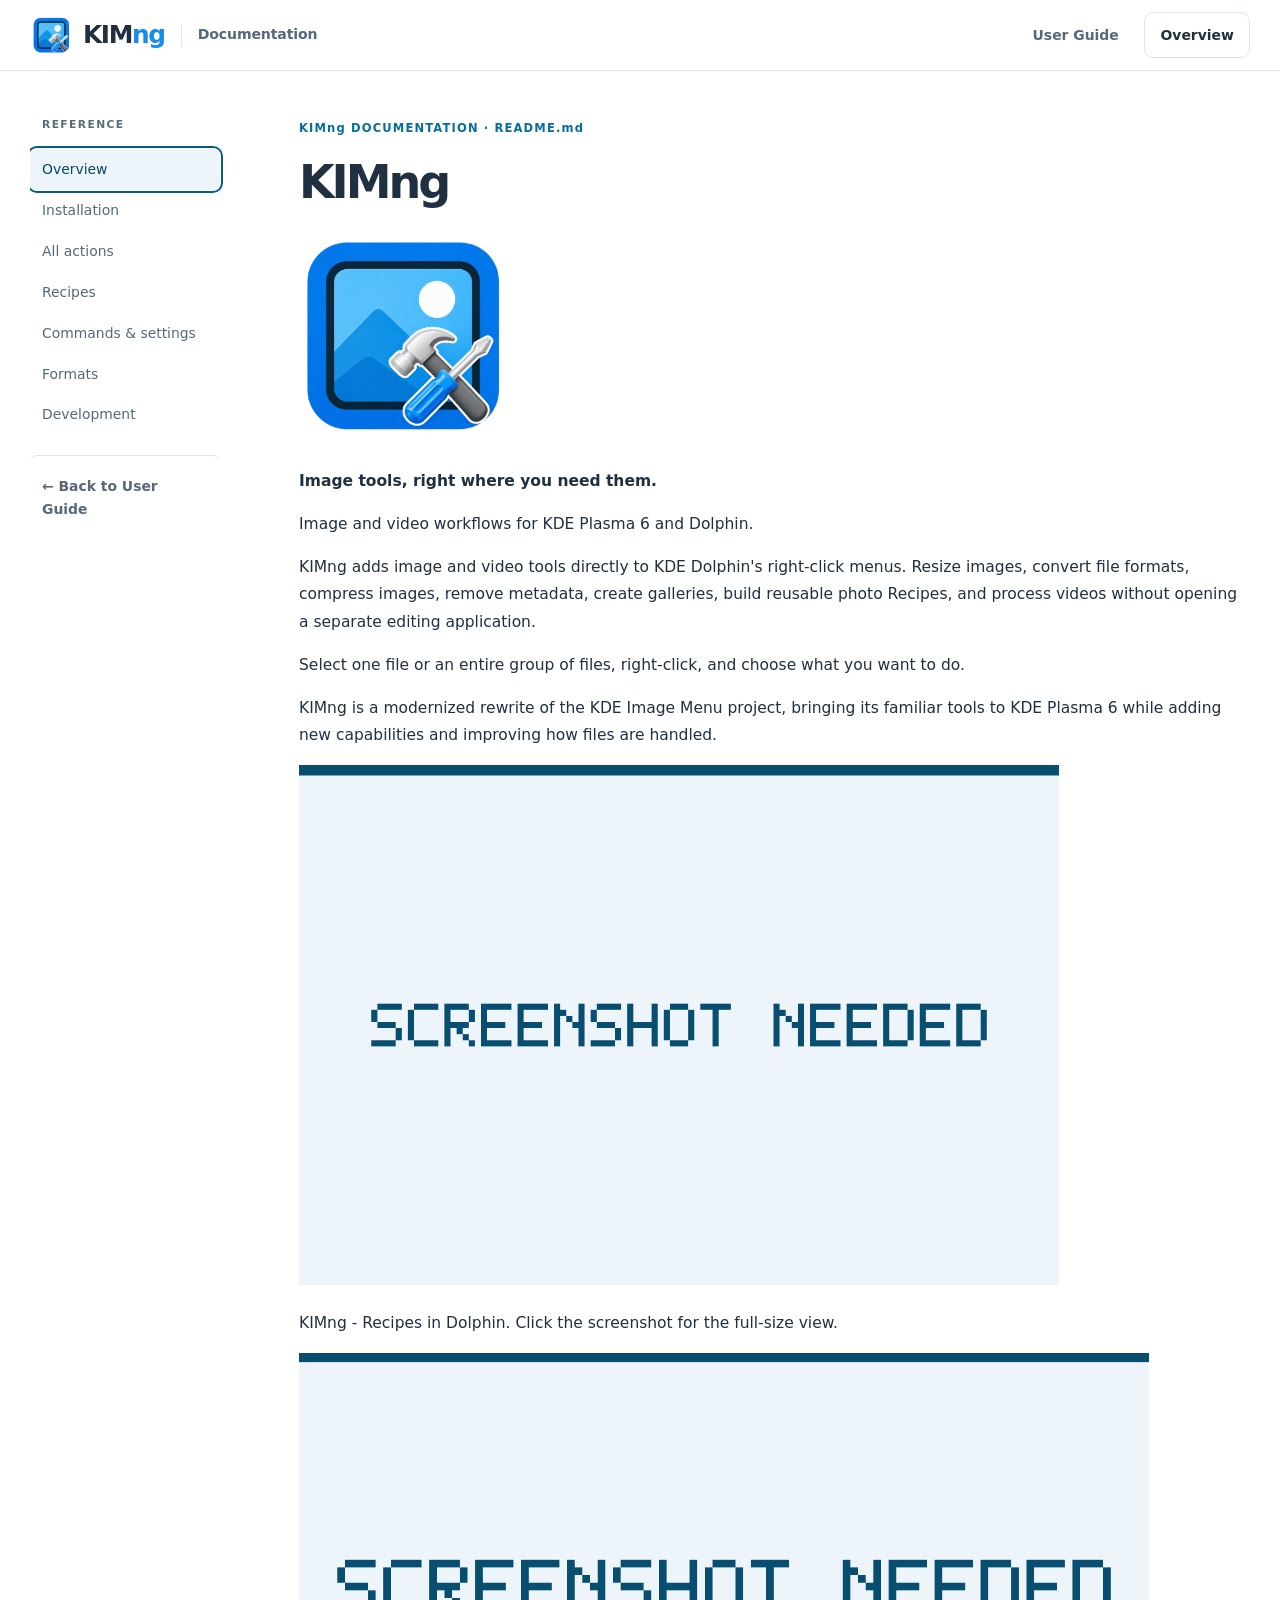
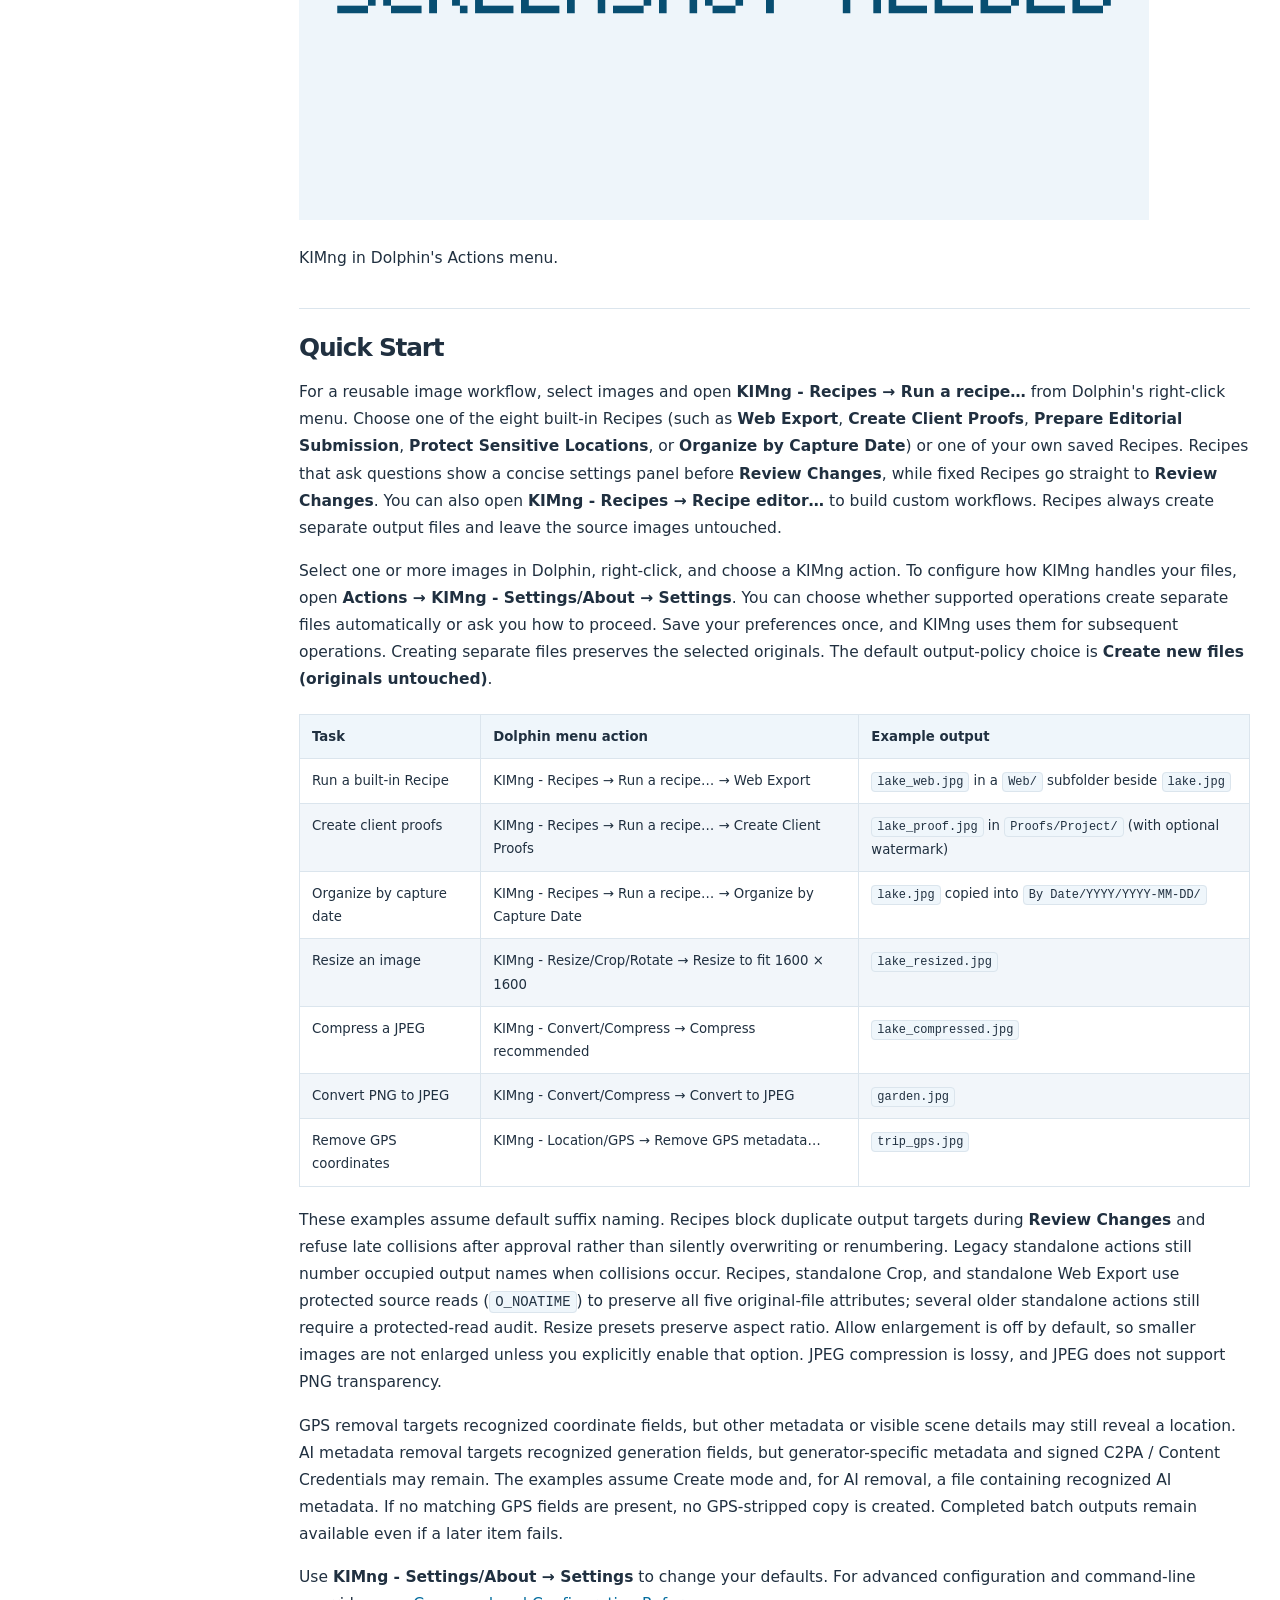
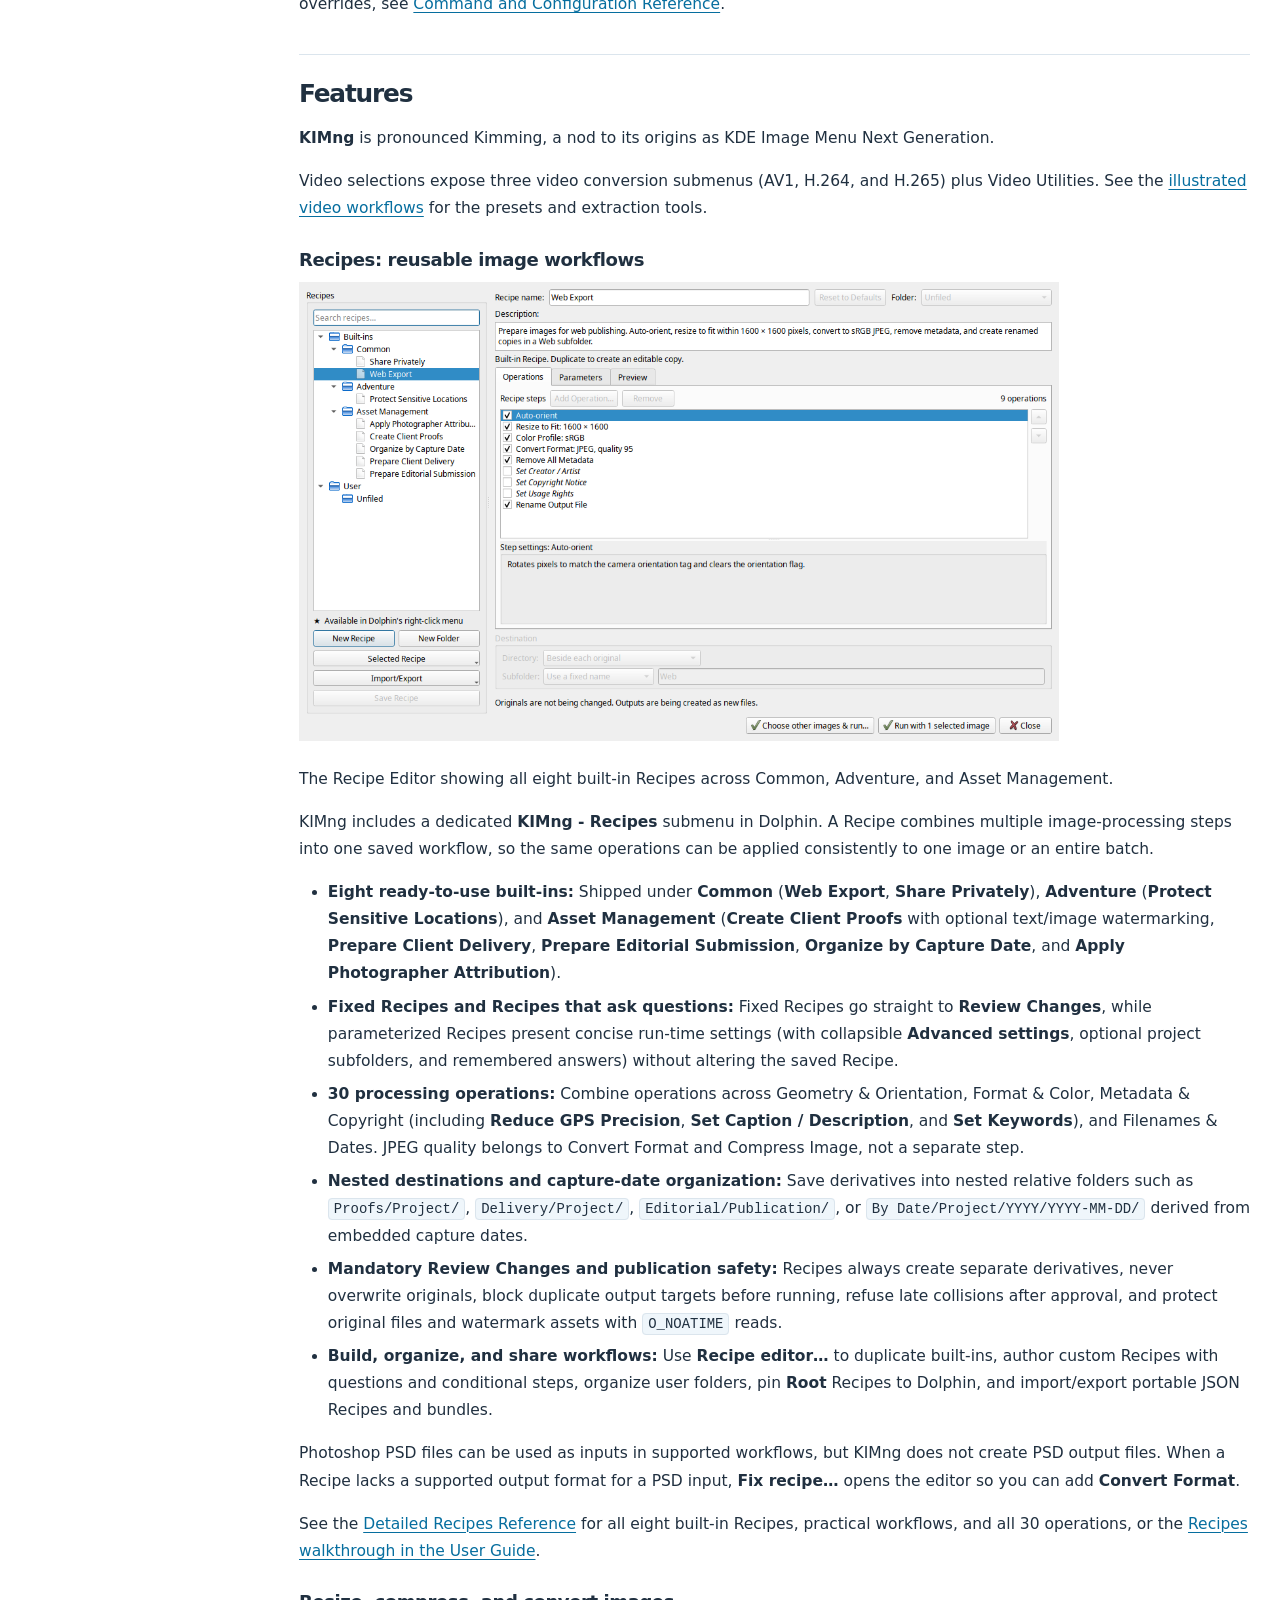
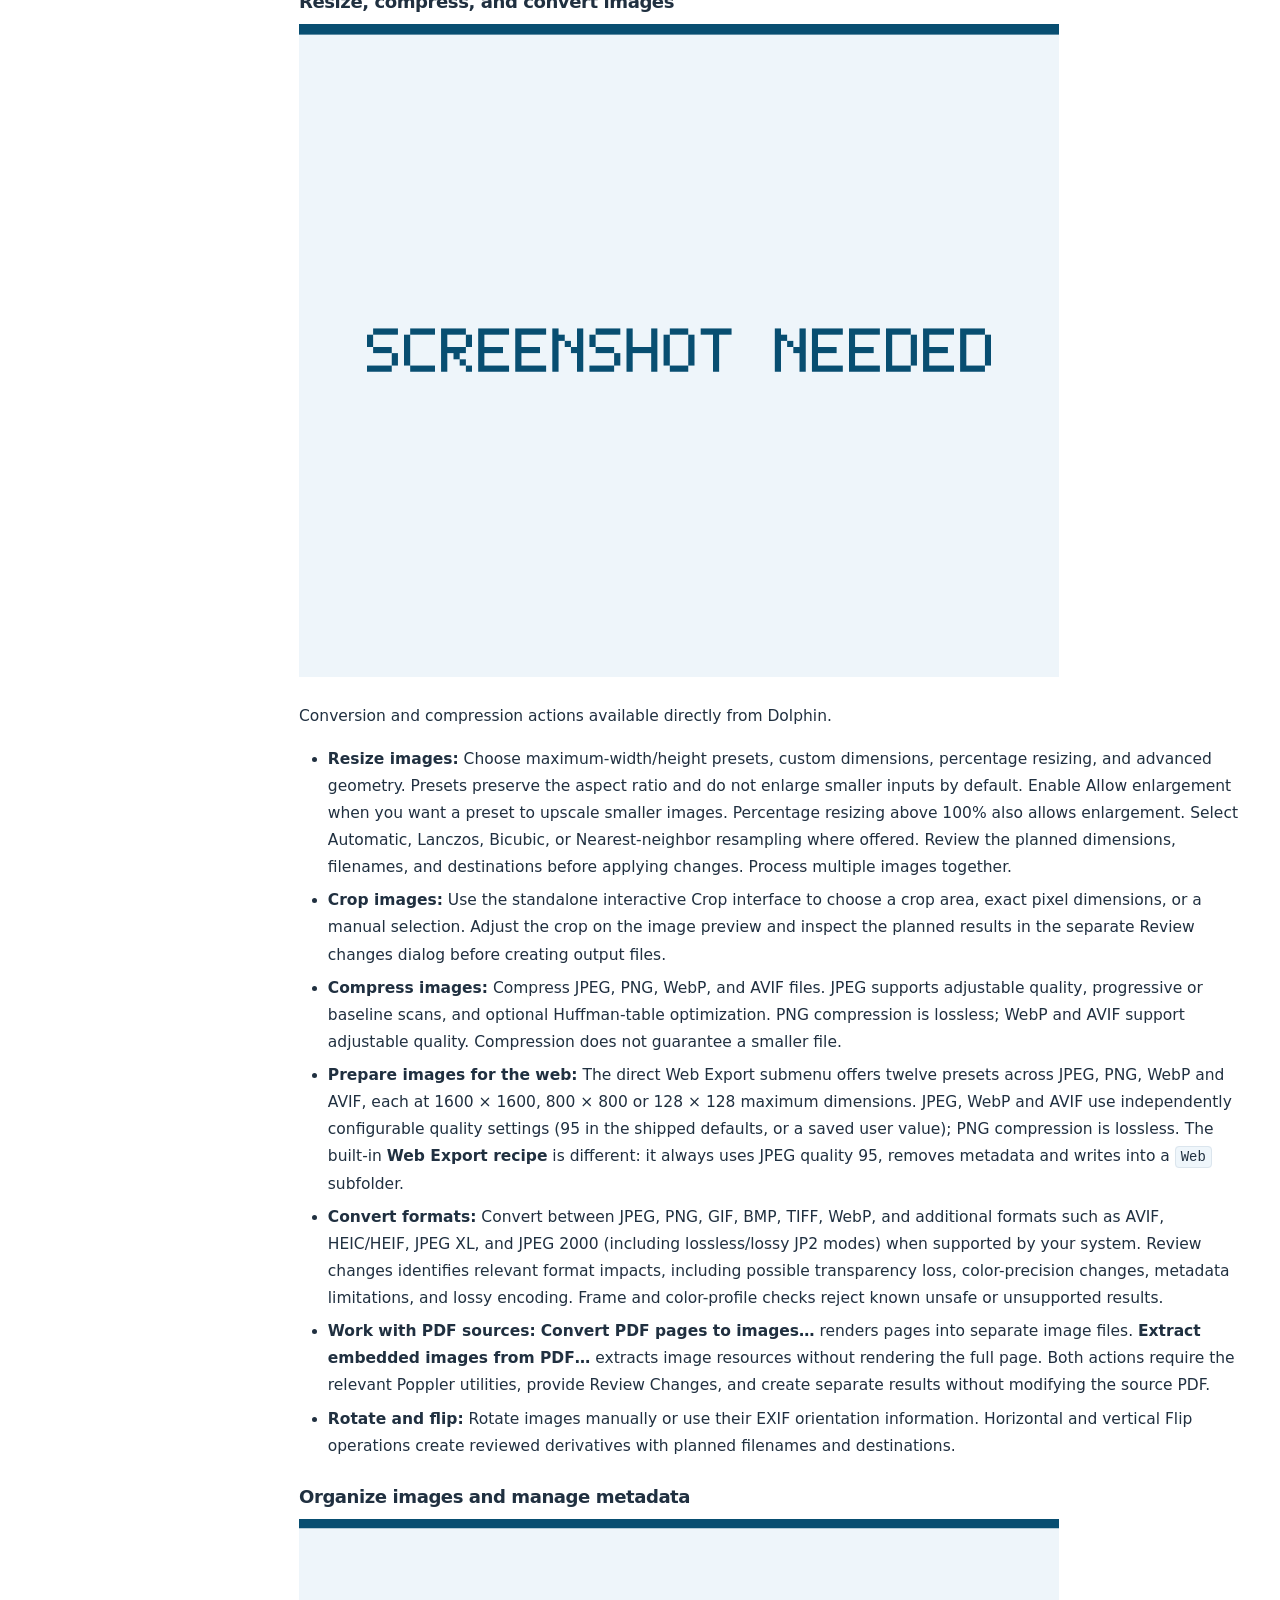
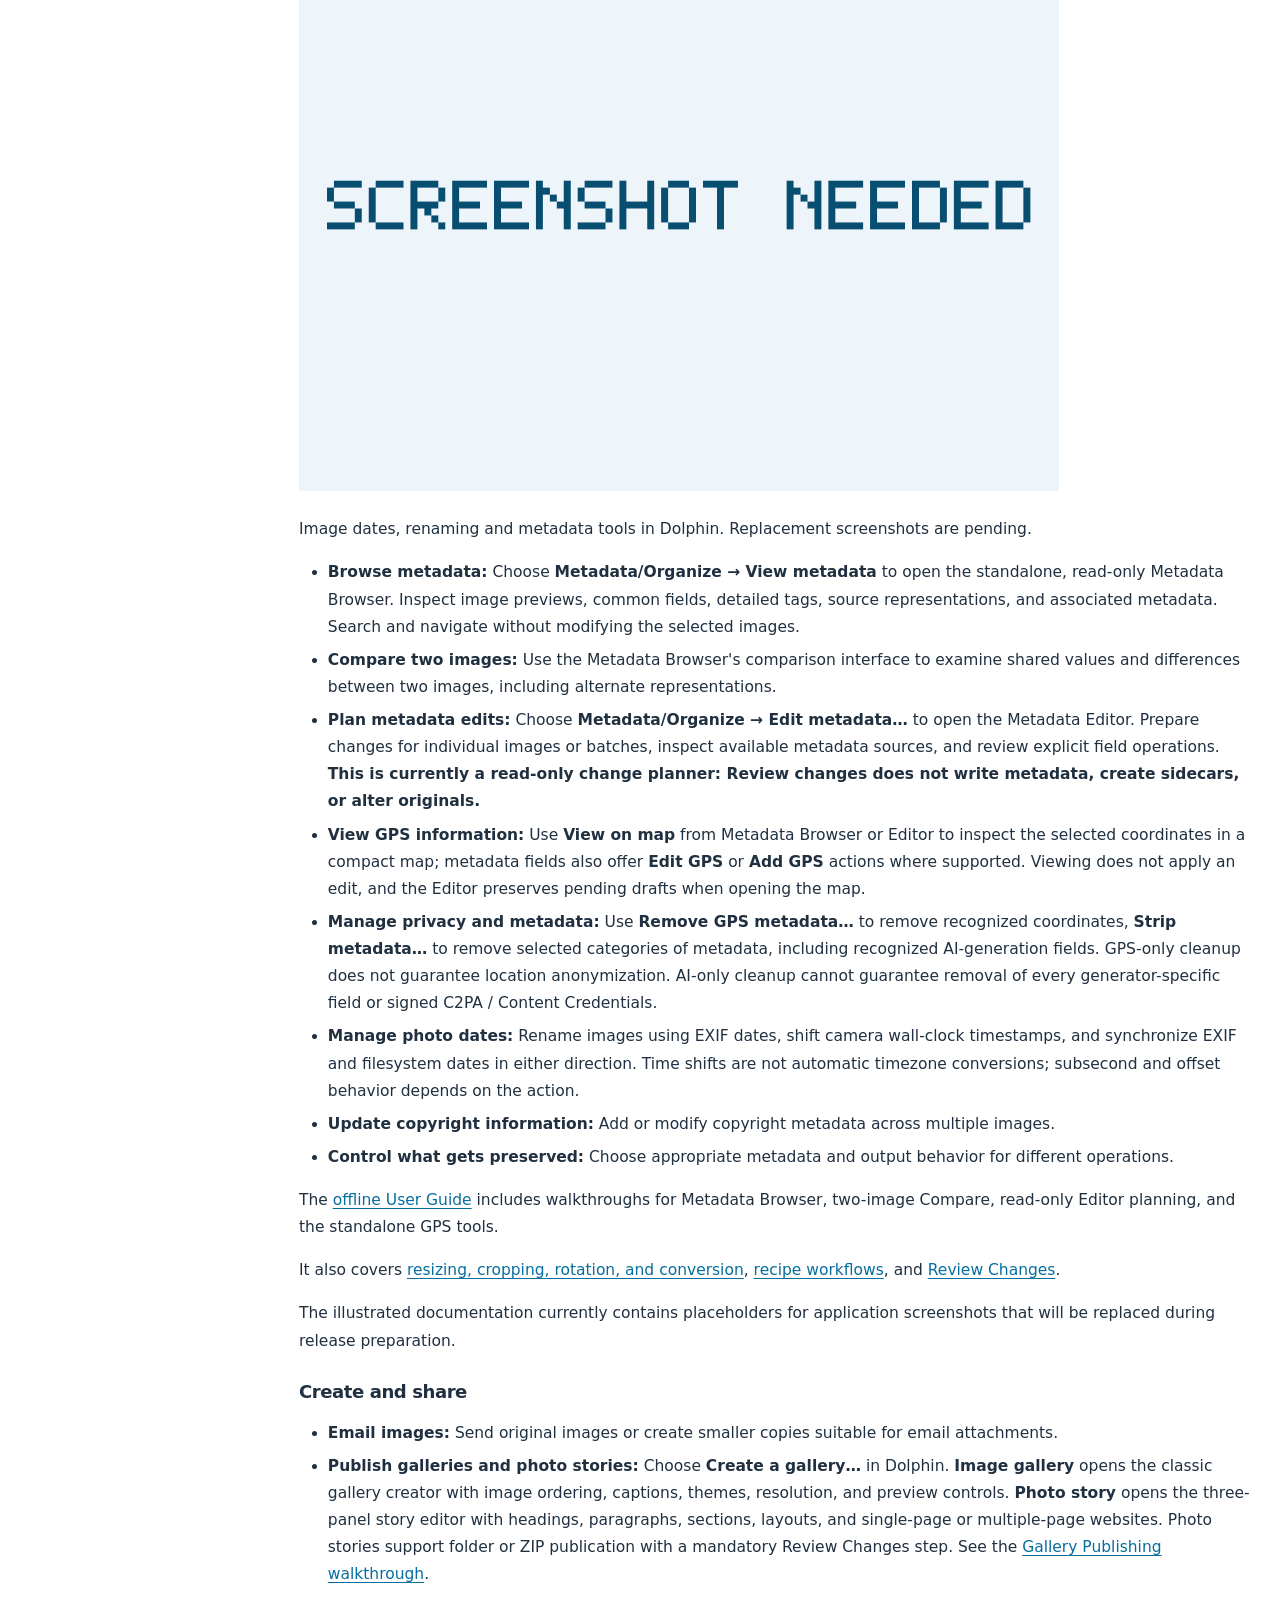
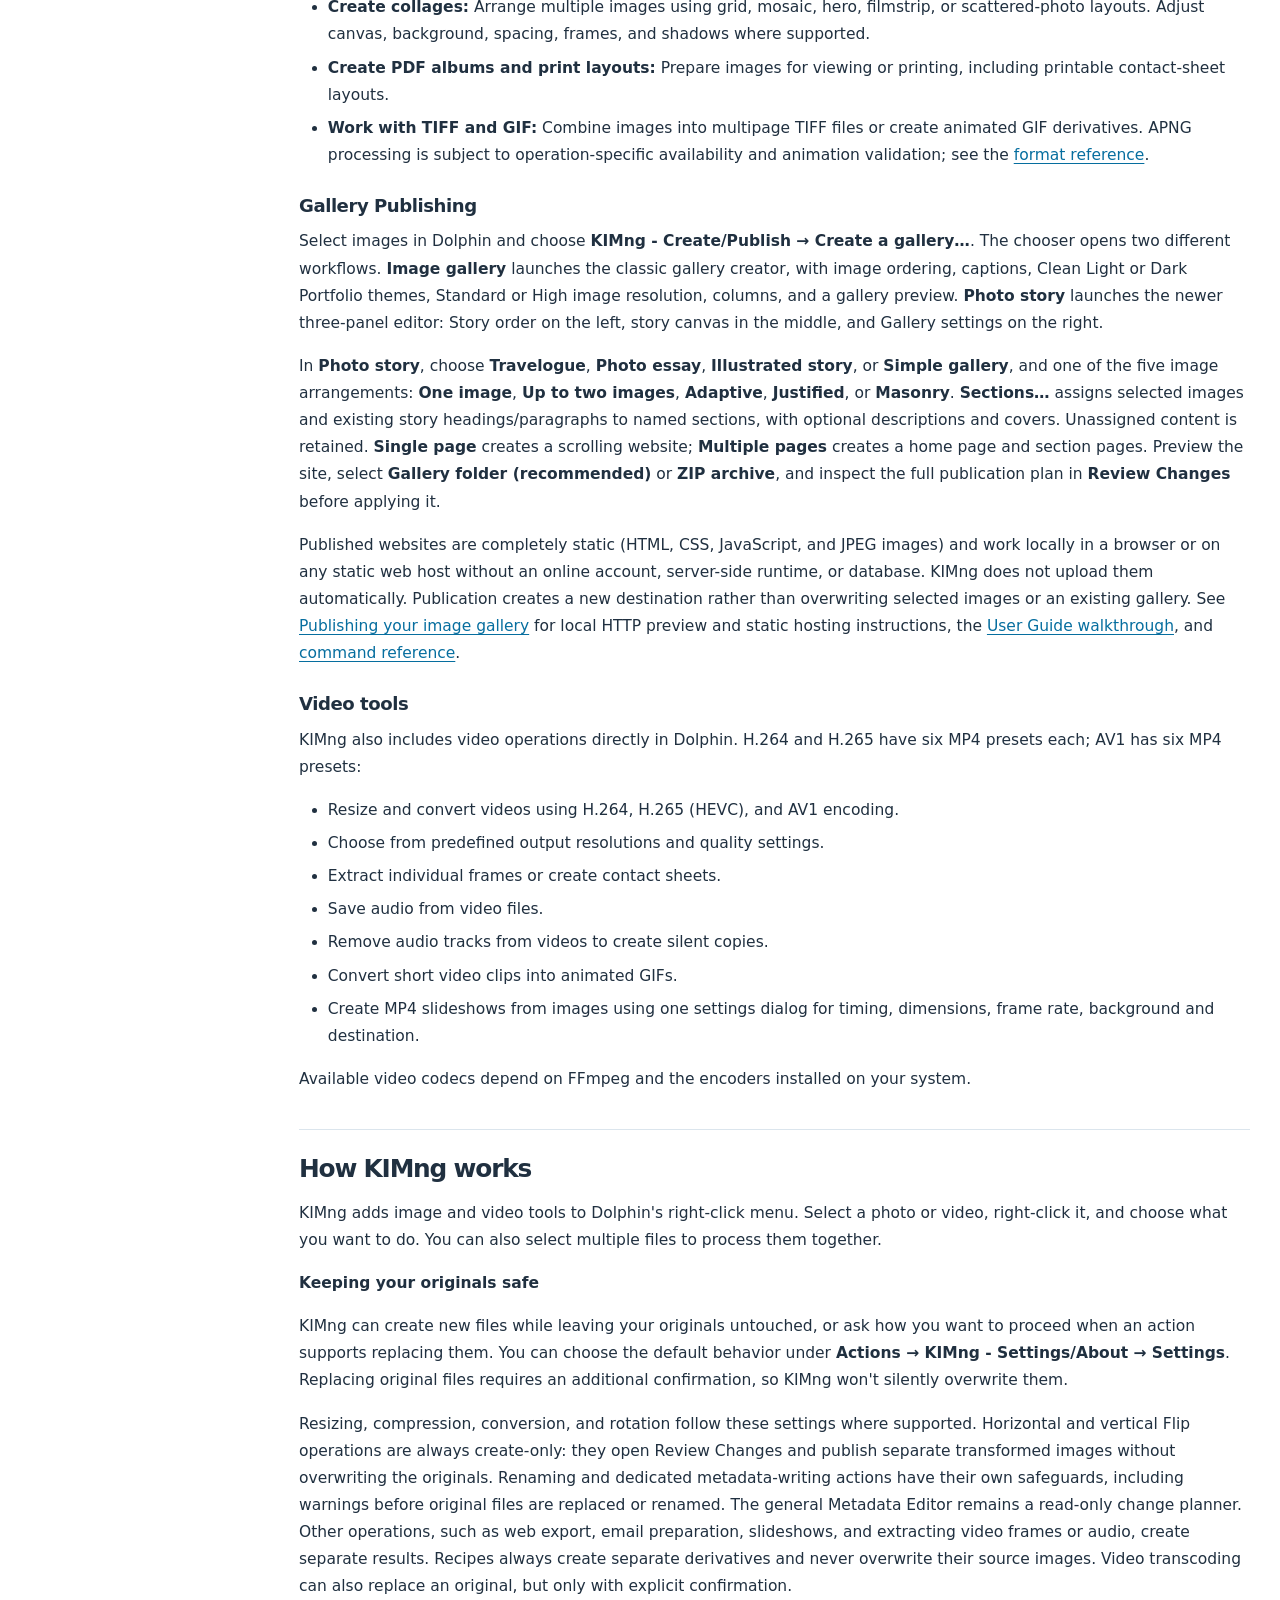
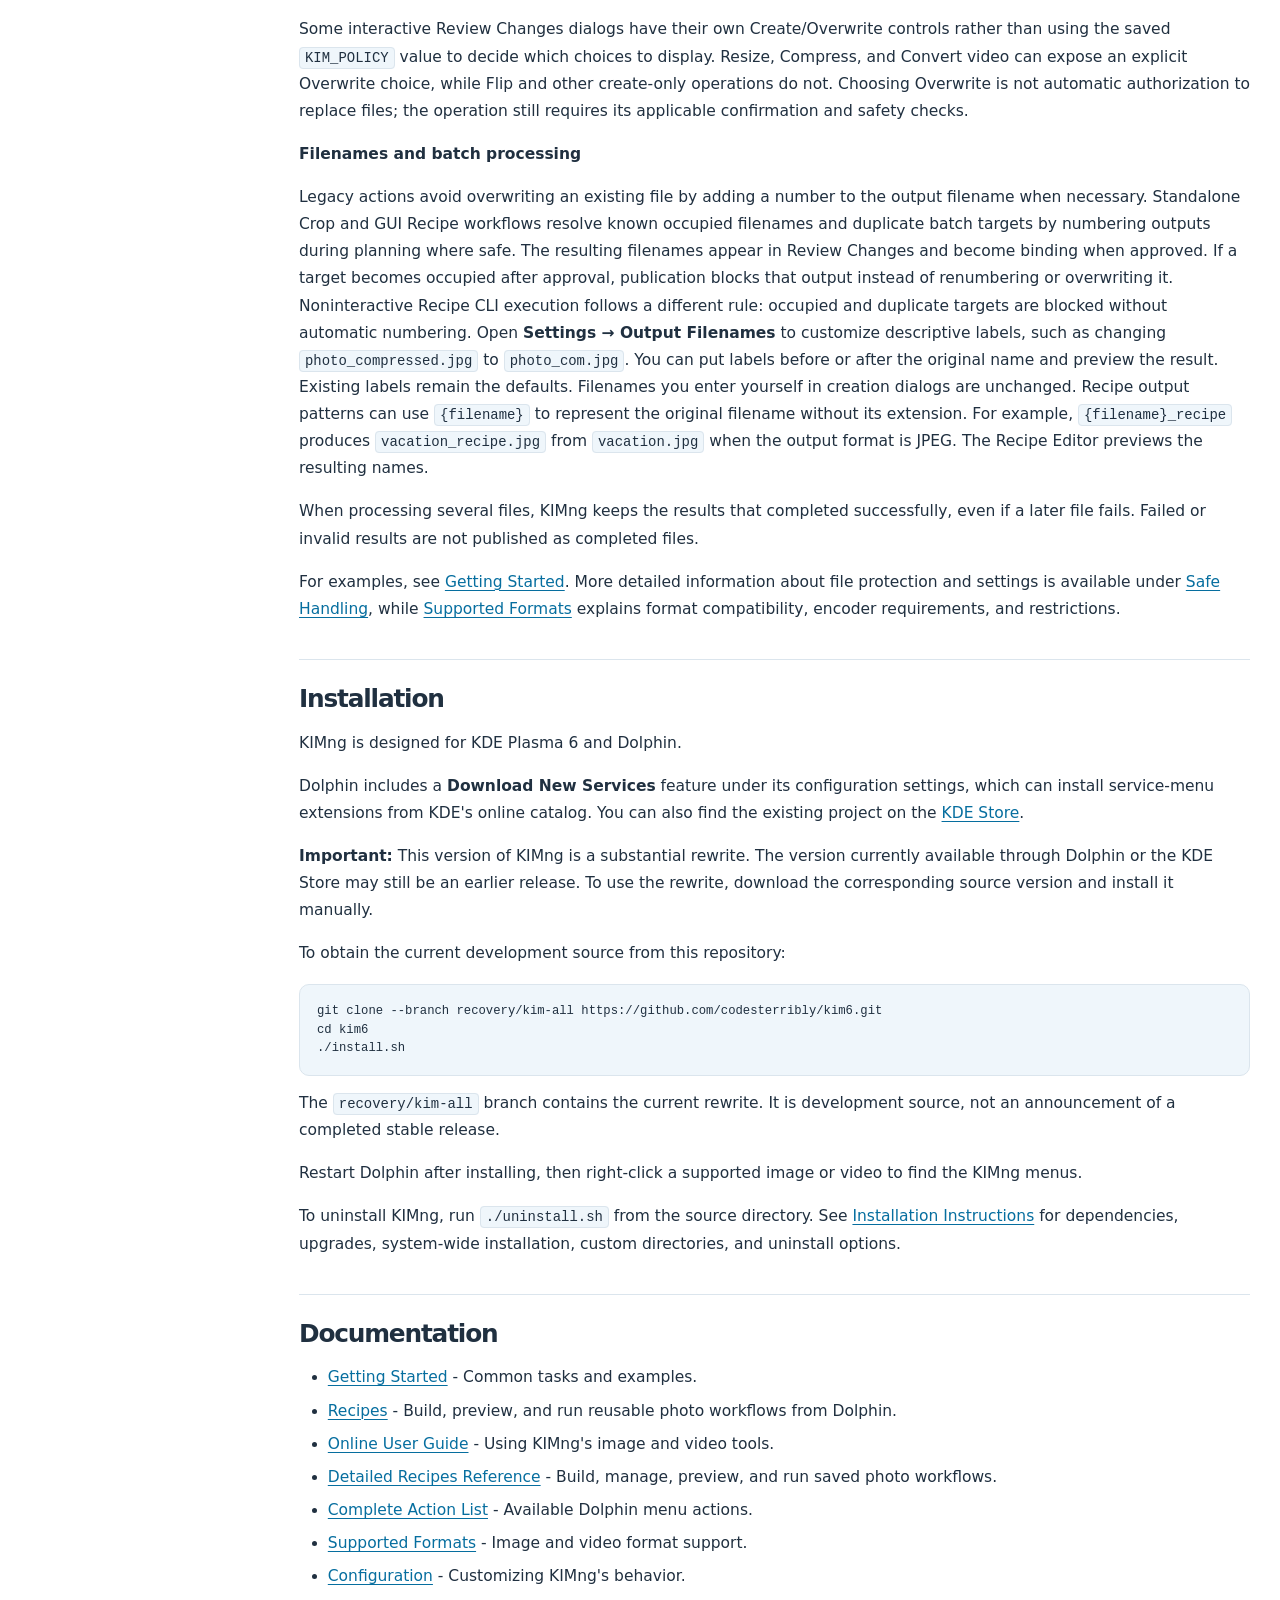
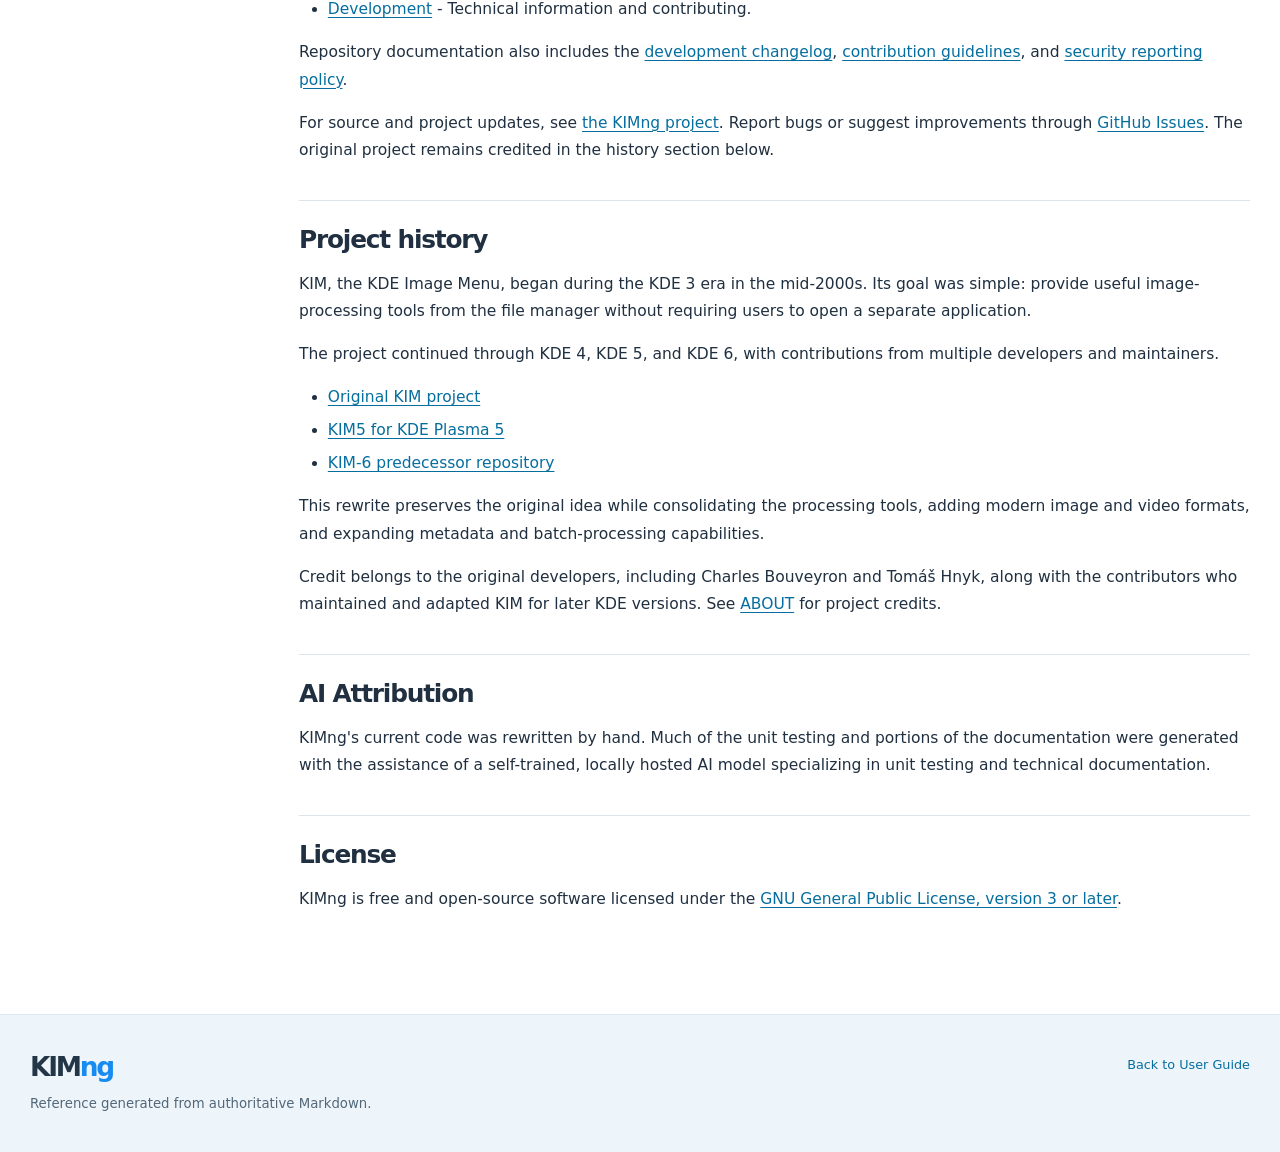
<file: docs/reference/README.html>
<!doctype html>
<html lang="en">
<head>
  <meta charset="utf-8">
  <meta name="viewport" content="width=device-width, initial-scale=1">
  <meta name="color-scheme" content="light">
  <title>Project overview · KIMng Reference</title>
  <link rel="stylesheet" href="../work.css">
</head>
<body class="reference-page">
  <a class="skip-link" href="#main">Skip to main content</a>
  <header class="topbar">
    <div class="topbar-inner page-width">
      <a class="brand" href="../index.html"><span class="brand-mark" aria-hidden="true"><img src="../images/kimng-guide-icon.png" alt="" width="39" height="39"></span><span class="brand-name">KIM<span>ng</span></span><span class="brand-divider" aria-hidden="true"></span><span class="brand-description">Documentation</span></a>
      <nav class="top-actions" aria-label="Reference navigation"><a href="../index.html">User Guide</a><a class="top-action-primary" href="README.html">Overview</a></nav>
    </div>
  </header>
  <div class="reference-layout page-width">
    <aside class="reference-sidebar" aria-label="Documentation sections">
      <p class="nav-heading">REFERENCE</p>
      <nav aria-label="Reference pages"><a href="README.html" aria-current="page">Overview</a>
<a href="INSTALL.html">Installation</a>
<a href="ACTIONS.html">All actions</a>
<a href="RECIPES.html">Recipes</a>
<a href="commandconfig.html">Commands &amp; settings</a>
<a href="FORMATS.html">Formats</a>
<a href="DEVELOPMENT.html">Development</a></nav>
      <a class="back-link" href="../index.html">← Back to User Guide</a>
    </aside>
    <main id="main" class="reference-content">
      <div class="reference-source">KIMng DOCUMENTATION · README.md</div>
      <article class="markdown-body">
<h1 id="kimng">KIMng</h1>
<p>
  <img
    src="../images/kimng-brand-icon.png"
    alt="KIMng image toolkit icon"
    width="210">
</p>

<p><strong>Image tools, right where you need them.</strong></p>
<p>Image and video workflows for KDE Plasma 6 and Dolphin.</p>
<p>KIMng adds image and video tools directly to KDE Dolphin's right-click menus. Resize images, convert file formats, compress images, remove metadata, create galleries, build reusable photo Recipes, and process videos without opening a separate editing application.</p>
<p>Select one file or an entire group of files, right-click, and choose what you want to do.</p>
<p>KIMng is a modernized rewrite of the KDE Image Menu project, bringing its familiar tools to KDE Plasma 6 while adding new capabilities and improving how files are handled.</p>
<p>
  <a href="../images/screenshots/06-recipes.png"><img src="../images/screenshots/06-recipes.png" alt="Screenshot needed: 06 recipes" width="760"></a>
</p>
<p><em>KIMng - Recipes in Dolphin. Click the screenshot for the full-size view.</em></p>

<p>
  <a href="../images/screenshots/01-main-menu.png">
    <img src="../images/screenshots/01-main-menu.png"
         alt="Screenshot needed: 01 main menu"
         width="850">
  </a>
</p>

<p><em>KIMng in Dolphin's Actions menu.</em></p>

<h2 id="quick-start">Quick Start</h2>
<p>For a reusable image workflow, select images and open <strong>KIMng - Recipes → Run a recipe…</strong> from Dolphin's right-click menu. Choose one of the eight built-in Recipes (such as <strong>Web Export</strong>, <strong>Create Client Proofs</strong>, <strong>Prepare Editorial Submission</strong>, <strong>Protect Sensitive Locations</strong>, or <strong>Organize by Capture Date</strong>) or one of your own saved Recipes. Recipes that ask questions show a concise settings panel before <strong>Review Changes</strong>, while fixed Recipes go straight to <strong>Review Changes</strong>. You can also open <strong>KIMng - Recipes → Recipe editor…</strong> to build custom workflows. Recipes always create separate output files and leave the source images untouched.</p>
<p>Select one or more images in Dolphin, right-click, and choose a KIMng action. To configure how KIMng handles your files, open <strong>Actions → KIMng - Settings/About → Settings</strong>. You can choose whether supported operations create separate files automatically or ask you how to proceed. Save your preferences once, and KIMng uses them for subsequent operations. Creating separate files preserves the selected originals. The default output-policy choice is <strong>Create new files (originals untouched)</strong>.</p>
<table>
<thead>
<tr>
<th>Task</th>
<th>Dolphin menu action</th>
<th>Example output</th>
</tr>
</thead>
<tbody>
<tr>
<td>Run a built-in Recipe</td>
<td>KIMng - Recipes → Run a recipe… → Web Export</td>
<td><code>lake_web.jpg</code> in a <code>Web/</code> subfolder beside <code>lake.jpg</code></td>
</tr>
<tr>
<td>Create client proofs</td>
<td>KIMng - Recipes → Run a recipe… → Create Client Proofs</td>
<td><code>lake_proof.jpg</code> in <code>Proofs/Project/</code> (with optional watermark)</td>
</tr>
<tr>
<td>Organize by capture date</td>
<td>KIMng - Recipes → Run a recipe… → Organize by Capture Date</td>
<td><code>lake.jpg</code> copied into <code>By Date/YYYY/YYYY-MM-DD/</code></td>
</tr>
<tr>
<td>Resize an image</td>
<td>KIMng - Resize/Crop/Rotate → Resize to fit 1600 × 1600</td>
<td><code>lake_resized.jpg</code></td>
</tr>
<tr>
<td>Compress a JPEG</td>
<td>KIMng - Convert/Compress → Compress recommended</td>
<td><code>lake_compressed.jpg</code></td>
</tr>
<tr>
<td>Convert PNG to JPEG</td>
<td>KIMng - Convert/Compress → Convert to JPEG</td>
<td><code>garden.jpg</code></td>
</tr>
<tr>
<td>Remove GPS coordinates</td>
<td>KIMng - Location/GPS → Remove GPS metadata…</td>
<td><code>trip_gps.jpg</code></td>
</tr>
</tbody>
</table>
<p>These examples assume default suffix naming. Recipes block duplicate output targets during <strong>Review Changes</strong> and refuse late collisions after approval rather than silently overwriting or renumbering. Legacy standalone actions still number occupied output names when collisions occur. Recipes, standalone Crop, and standalone Web Export use protected source reads (<code>O_NOATIME</code>) to preserve all five original-file attributes; several older standalone actions still require a protected-read audit. Resize presets preserve aspect ratio. Allow enlargement is off by default, so smaller images are not enlarged unless you explicitly enable that option. JPEG compression is lossy, and JPEG does not support PNG transparency.</p>
<p>GPS removal targets recognized coordinate fields, but other metadata or visible scene details may still reveal a location. AI metadata removal targets recognized generation fields, but generator-specific metadata and signed C2PA / Content Credentials may remain. The examples assume Create mode and, for AI removal, a file containing recognized AI metadata. If no matching GPS fields are present, no GPS-stripped copy is created. Completed batch outputs remain available even if a later item fails.</p>
<p>Use <strong>KIMng - Settings/About → Settings</strong> to change your defaults. For advanced configuration and command-line overrides, see <a href="commandconfig.html#configuration-and-defaults">Command and Configuration Reference</a>.</p>
<h2 id="features">Features</h2>
<p><strong>KIMng</strong> is pronounced <em>Kimming</em>, a nod to its origins as KDE Image Menu Next Generation.</p>
<p>Video selections expose three video conversion submenus (AV1, H.264, and H.265) plus Video Utilities. See the <a href="../index.html#video">illustrated video workflows</a> for the presets and extraction tools.</p>
<h3 id="recipes-reusable-image-workflows">Recipes: reusable image workflows</h3>
<p>
  <a href="../images/screenshots/12-recipe-editor.png"><img src="../images/screenshots/12-recipe-editor.png" alt="KIMng Recipe Editor showing all eight built-in Recipes" width="760"></a>
</p>
<p><em>The Recipe Editor showing all eight built-in Recipes across Common, Adventure, and Asset Management.</em></p>

<p>KIMng includes a dedicated <strong>KIMng - Recipes</strong> submenu in Dolphin. A Recipe combines multiple image-processing steps into one saved workflow, so the same operations can be applied consistently to one image or an entire batch.</p>
<ul>
<li><strong>Eight ready-to-use built-ins:</strong> Shipped under <strong>Common</strong> (<strong>Web Export</strong>, <strong>Share Privately</strong>), <strong>Adventure</strong> (<strong>Protect Sensitive Locations</strong>), and <strong>Asset Management</strong> (<strong>Create Client Proofs</strong> with optional text/image watermarking, <strong>Prepare Client Delivery</strong>, <strong>Prepare Editorial Submission</strong>, <strong>Organize by Capture Date</strong>, and <strong>Apply Photographer Attribution</strong>).</li>
<li><strong>Fixed Recipes and Recipes that ask questions:</strong> Fixed Recipes go straight to <strong>Review Changes</strong>, while parameterized Recipes present concise run-time settings (with collapsible <strong>Advanced settings</strong>, optional project subfolders, and remembered answers) without altering the saved Recipe.</li>
<li><strong>30 processing operations:</strong> Combine operations across Geometry &amp; Orientation, Format &amp; Color, Metadata &amp; Copyright (including <strong>Reduce GPS Precision</strong>, <strong>Set Caption / Description</strong>, and <strong>Set Keywords</strong>), and Filenames &amp; Dates. JPEG quality belongs to Convert Format and Compress Image, not a separate step.</li>
<li><strong>Nested destinations and capture-date organization:</strong> Save derivatives into nested relative folders such as <code>Proofs/Project/</code>, <code>Delivery/Project/</code>, <code>Editorial/Publication/</code>, or <code>By Date/Project/YYYY/YYYY-MM-DD/</code> derived from embedded capture dates.</li>
<li><strong>Mandatory Review Changes and publication safety:</strong> Recipes always create separate derivatives, never overwrite originals, block duplicate output targets before running, refuse late collisions after approval, and protect original files and watermark assets with <code>O_NOATIME</code> reads.</li>
<li><strong>Build, organize, and share workflows:</strong> Use <strong>Recipe editor…</strong> to duplicate built-ins, author custom Recipes with questions and conditional steps, organize user folders, pin <strong>Root</strong> Recipes to Dolphin, and import/export portable JSON Recipes and bundles.</li>
</ul>
<p>Photoshop PSD files can be used as inputs in supported workflows, but KIMng does not create PSD output files. When a Recipe lacks a supported output format for a PSD input, <strong>Fix recipe…</strong> opens the editor so you can add <strong>Convert Format</strong>.</p>
<p>See the <a href="RECIPES.html">Detailed Recipes Reference</a> for all eight built-in Recipes, practical workflows, and all 30 operations, or the <a href="../index.html#recipes">Recipes walkthrough in the User Guide</a>.</p>
<h3 id="resize-compress-and-convert-images">Resize, compress, and convert images</h3>
<p>
  <a href="../images/screenshots/02-convert-compress.png"><img src="../images/screenshots/02-convert-compress.png" alt="Screenshot needed: 02 convert compress" width="760"></a>
</p>
<p><em>Conversion and compression actions available directly from Dolphin.</em></p>

<ul>
<li><strong>Resize images:</strong> Choose maximum-width/height presets, custom dimensions, percentage resizing, and advanced geometry. Presets preserve the aspect ratio and do not enlarge smaller inputs by default. Enable Allow enlargement when you want a preset to upscale smaller images. Percentage resizing above 100% also allows enlargement. Select Automatic, Lanczos, Bicubic, or Nearest-neighbor resampling where offered. Review the planned dimensions, filenames, and destinations before applying changes. Process multiple images together.</li>
<li><strong>Crop images:</strong> Use the standalone interactive Crop interface to choose a crop area, exact pixel dimensions, or a manual selection. Adjust the crop on the image preview and inspect the planned results in the separate Review changes dialog before creating output files.</li>
<li><strong>Compress images:</strong> Compress JPEG, PNG, WebP, and AVIF files. JPEG supports adjustable quality, progressive or baseline scans, and optional Huffman-table optimization. PNG compression is lossless; WebP and AVIF support adjustable quality. Compression does not guarantee a smaller file.</li>
<li><strong>Prepare images for the web:</strong> The direct Web Export submenu offers twelve presets across JPEG, PNG, WebP and AVIF, each at 1600 × 1600, 800 × 800 or 128 × 128 maximum dimensions. JPEG, WebP and AVIF use independently configurable quality settings (95 in the shipped defaults, or a saved user value); PNG compression is lossless. The built-in <strong>Web Export recipe</strong> is different: it always uses JPEG quality 95, removes metadata and writes into a <code>Web</code> subfolder.</li>
<li><strong>Convert formats:</strong> Convert between JPEG, PNG, GIF, BMP, TIFF, WebP, and additional formats such as AVIF, HEIC/HEIF, JPEG XL, and JPEG 2000 (including lossless/lossy JP2 modes) when supported by your system. Review changes identifies relevant format impacts, including possible transparency loss, color-precision changes, metadata limitations, and lossy encoding. Frame and color-profile checks reject known unsafe or unsupported results.</li>
<li><strong>Work with PDF sources:</strong> <strong>Convert PDF pages to images…</strong> renders pages into separate image files. <strong>Extract embedded images from PDF…</strong> extracts image resources without rendering the full page. Both actions require the relevant Poppler utilities, provide Review Changes, and create separate results without modifying the source PDF.</li>
<li><strong>Rotate and flip:</strong> Rotate images manually or use their EXIF orientation information. Horizontal and vertical Flip operations create reviewed derivatives with planned filenames and destinations.</li>
</ul>
<h3 id="organize-images-and-manage-metadata">Organize images and manage metadata</h3>
<p>
  <a href="../images/screenshots/05-organize-metadata.png"><img src="../images/screenshots/05-organize-metadata.png" alt="Screenshot needed: 05 organize metadata" width="760"></a>
</p>
<p><em>Image dates, renaming and metadata tools in Dolphin. Replacement screenshots are pending.</em></p>

<ul>
<li><strong>Browse metadata:</strong> Choose <strong>Metadata/Organize → View metadata</strong> to open the standalone, read-only Metadata Browser. Inspect image previews, common fields, detailed tags, source representations, and associated metadata. Search and navigate without modifying the selected images.</li>
<li><strong>Compare two images:</strong> Use the Metadata Browser's comparison interface to examine shared values and differences between two images, including alternate representations.</li>
<li><strong>Plan metadata edits:</strong> Choose <strong>Metadata/Organize → Edit metadata…</strong> to open the Metadata Editor. Prepare changes for individual images or batches, inspect available metadata sources, and review explicit field operations. <strong>This is currently a read-only change planner: Review changes does not write metadata, create sidecars, or alter originals.</strong></li>
<li><strong>View GPS information:</strong> Use <strong>View on map</strong> from Metadata Browser or Editor to inspect the selected coordinates in a compact map; metadata fields also offer <strong>Edit GPS</strong> or <strong>Add GPS</strong> actions where supported. Viewing does not apply an edit, and the Editor preserves pending drafts when opening the map.</li>
<li><strong>Manage privacy and metadata:</strong> Use <strong>Remove GPS metadata…</strong> to remove recognized coordinates, <strong>Strip metadata…</strong> to remove selected categories of metadata, including recognized AI-generation fields. GPS-only cleanup does not guarantee location anonymization. AI-only cleanup cannot guarantee removal of every generator-specific field or signed C2PA / Content Credentials.</li>
<li><strong>Manage photo dates:</strong> Rename images using EXIF dates, shift camera wall-clock timestamps, and synchronize EXIF and filesystem dates in either direction. Time shifts are not automatic timezone conversions; subsecond and offset behavior depends on the action.</li>
<li><strong>Update copyright information:</strong> Add or modify copyright metadata across multiple images.</li>
<li><strong>Control what gets preserved:</strong> Choose appropriate metadata and output behavior for different operations.</li>
</ul>
<p>The <a href="../index.html#metadata">offline User Guide</a> includes walkthroughs for Metadata Browser, two-image Compare, read-only Editor planning, and the standalone GPS tools.</p>
<p>It also covers <a href="../index.html#photos">resizing, cropping, rotation, and conversion</a>, <a href="../index.html#recipes">recipe workflows</a>, and <a href="../index.html#file-handling">Review Changes</a>.</p>
<p>The illustrated documentation currently contains placeholders for application screenshots that will be replaced during release preparation.</p>
<h3 id="create-and-share">Create and share</h3>
<ul>
<li><strong>Email images:</strong> Send original images or create smaller copies suitable for email attachments.</li>
<li><strong>Publish galleries and photo stories:</strong> Choose <strong>Create a gallery…</strong> in Dolphin. <strong>Image gallery</strong> opens the classic gallery creator with image ordering, captions, themes, resolution, and preview controls. <strong>Photo story</strong> opens the three-panel story editor with headings, paragraphs, sections, layouts, and single-page or multiple-page websites. Photo stories support folder or ZIP publication with a mandatory Review Changes step. See the <a href="../index.html#gallery-publishing">Gallery Publishing walkthrough</a>.</li>
<li><strong>Create collages:</strong> Arrange multiple images using grid, mosaic, hero, filmstrip, or scattered-photo layouts. Adjust canvas, background, spacing, frames, and shadows where supported.</li>
<li><strong>Create PDF albums and print layouts:</strong> Prepare images for viewing or printing, including printable contact-sheet layouts.</li>
<li><strong>Work with TIFF and GIF:</strong> Combine images into multipage TIFF files or create animated GIF derivatives. APNG processing is subject to operation-specific availability and animation validation; see the <a href="FORMATS.html#frame-preservation">format reference</a>.</li>
</ul>
<h3 id="gallery-publishing">Gallery Publishing</h3>
<p>Select images in Dolphin and choose <strong>KIMng - Create/Publish → Create a gallery…</strong>. The chooser opens two different workflows. <strong>Image gallery</strong> launches the classic gallery creator, with image ordering, captions, Clean Light or Dark Portfolio themes, Standard or High image resolution, columns, and a gallery preview. <strong>Photo story</strong> launches the newer three-panel editor: Story order on the left, story canvas in the middle, and Gallery settings on the right.</p>
<p>In <strong>Photo story</strong>, choose <strong>Travelogue</strong>, <strong>Photo essay</strong>, <strong>Illustrated story</strong>, or <strong>Simple gallery</strong>, and one of the five image arrangements: <strong>One image</strong>, <strong>Up to two images</strong>, <strong>Adaptive</strong>, <strong>Justified</strong>, or <strong>Masonry</strong>. <strong>Sections…</strong> assigns selected images and existing story headings/paragraphs to named sections, with optional descriptions and covers. Unassigned content is retained. <strong>Single page</strong> creates a scrolling website; <strong>Multiple pages</strong> creates a home page and section pages. Preview the site, select <strong>Gallery folder (recommended)</strong> or <strong>ZIP archive</strong>, and inspect the full publication plan in <strong>Review Changes</strong> before applying it.</p>
<p>Published websites are completely static (HTML, CSS, JavaScript, and JPEG images) and work locally in a browser or on any static web host without an online account, server-side runtime, or database. KIMng does not upload them automatically. Publication creates a new destination rather than overwriting selected images or an existing gallery. See <a href="commandconfig.html#publishing-your-image-gallery">Publishing your image gallery</a> for local HTTP preview and static hosting instructions, the <a href="../index.html#gallery-publishing">User Guide walkthrough</a>, and <a href="commandconfig.html#gallery-choose">command reference</a>.</p>
<h3 id="video-tools">Video tools</h3>
<p>KIMng also includes video operations directly in Dolphin. H.264 and H.265 have six MP4 presets each; AV1 has six MP4 presets:</p>
<ul>
<li>Resize and convert videos using H.264, H.265 (HEVC), and AV1 encoding.</li>
<li>Choose from predefined output resolutions and quality settings.</li>
<li>Extract individual frames or create contact sheets.</li>
<li>Save audio from video files.</li>
<li>Remove audio tracks from videos to create silent copies.</li>
<li>Convert short video clips into animated GIFs.</li>
<li>Create MP4 slideshows from images using one settings dialog for timing, dimensions, frame rate, background and destination.</li>
</ul>
<p>Available video codecs depend on FFmpeg and the encoders installed on your system.</p>
<h2 id="how-kimng-works">How KIMng works</h2>
<p>KIMng adds image and video tools to Dolphin's right-click menu. Select a photo or video, right-click it, and choose what you want to do. You can also select multiple files to process them together.</p>
<p><strong>Keeping your originals safe</strong></p>
<p>KIMng can create new files while leaving your originals untouched, or ask how you want to proceed when an action supports replacing them. You can choose the default behavior under <strong>Actions → KIMng - Settings/About → Settings</strong>. Replacing original files requires an additional confirmation, so KIMng won't silently overwrite them.</p>
<p>Resizing, compression, conversion, and rotation follow these settings where supported. Horizontal and vertical Flip operations are always create-only: they open Review Changes and publish separate transformed images without overwriting the originals. Renaming and dedicated metadata-writing actions have their own safeguards, including warnings before original files are replaced or renamed. The general Metadata Editor remains a read-only change planner. Other operations, such as web export, email preparation, slideshows, and extracting video frames or audio, create separate results. Recipes always create separate derivatives and never overwrite their source images. Video transcoding can also replace an original, but only with explicit confirmation.</p>
<p>Some interactive Review Changes dialogs have their own Create/Overwrite controls rather than using the saved <code>KIM_POLICY</code> value to decide which choices to display. Resize, Compress, and Convert video can expose an explicit Overwrite choice, while Flip and other create-only operations do not. Choosing Overwrite is not automatic authorization to replace files; the operation still requires its applicable confirmation and safety checks.</p>
<p><strong>Filenames and batch processing</strong></p>
<p>Legacy actions avoid overwriting an existing file by adding a number to the output filename when necessary. Standalone Crop and GUI Recipe workflows resolve known occupied filenames and duplicate batch targets by numbering outputs during planning where safe. The resulting filenames appear in Review Changes and become binding when approved. If a target becomes occupied after approval, publication blocks that output instead of renumbering or overwriting it. Noninteractive Recipe CLI execution follows a different rule: occupied and duplicate targets are blocked without automatic numbering. Open <strong>Settings → Output Filenames</strong> to customize descriptive labels, such as changing <code>photo_compressed.jpg</code> to <code>photo_com.jpg</code>. You can put labels before or after the original name and preview the result. Existing labels remain the defaults. Filenames you enter yourself in creation dialogs are unchanged. Recipe output patterns can use <code>{filename}</code> to represent the original filename without its extension. For example, <code>{filename}_recipe</code> produces <code>vacation_recipe.jpg</code> from <code>vacation.jpg</code> when the output format is JPEG. The Recipe Editor previews the resulting names.</p>
<p>When processing several files, KIMng keeps the results that completed successfully, even if a later file fails. Failed or invalid results are not published as completed files.</p>
<p>For examples, see <a href="#quick-start">Getting Started</a>. More detailed information about file protection and settings is available under <a href="commandconfig.html#output-and-file-handling">Safe Handling</a>, while <a href="FORMATS.html">Supported Formats</a> explains format compatibility, encoder requirements, and restrictions.</p>
<h2 id="installation">Installation</h2>
<p>KIMng is designed for KDE Plasma 6 and Dolphin.</p>
<p>Dolphin includes a <strong>Download New Services</strong> feature under its configuration settings, which can install service-menu extensions from KDE's online catalog. You can also find the existing project on the <a href="https://store.kde.org/p/2307290/">KDE Store</a>.</p>
<p><strong>Important:</strong> This version of KIMng is a substantial rewrite. The version currently available through Dolphin or the KDE Store may still be an earlier release. To use the rewrite, download the corresponding source version and install it manually.</p>
<p>To obtain the current development source from this repository:</p>
<pre class="bash"><code>git clone --branch recovery/kim-all https://github.com/codesterribly/kim6.git
cd kim6
./install.sh</code></pre>
<p>The <code>recovery/kim-all</code> branch contains the current rewrite. It is development source, not an announcement of a completed stable release.</p>
<p>Restart Dolphin after installing, then right-click a supported image or video to find the KIMng menus.</p>
<p>To uninstall KIMng, run <code>./uninstall.sh</code> from the source directory. See <a href="INSTALL.html">Installation Instructions</a> for dependencies, upgrades, system-wide installation, custom directories, and uninstall options.</p>
<h2 id="documentation">Documentation</h2>
<ul>
<li><a href="#quick-start">Getting Started</a> - Common tasks and examples.</li>
<li><a href="../index.html#recipes">Recipes</a> - Build, preview, and run reusable photo workflows from Dolphin.</li>
<li><a href="https://codesterribly.github.io/kim6/">Online User Guide</a> - Using KIMng's image and video tools.</li>
<li><a href="RECIPES.html">Detailed Recipes Reference</a> - Build, manage, preview, and run saved photo workflows.</li>
<li><a href="ACTIONS.html">Complete Action List</a> - Available Dolphin menu actions.</li>
<li><a href="FORMATS.html">Supported Formats</a> - Image and video format support.</li>
<li><a href="commandconfig.html">Configuration</a> - Customizing KIMng's behavior.</li>
<li><a href="DEVELOPMENT.html">Development</a> - Technical information and contributing.</li>
</ul>
<p>Repository documentation also includes the <a href="https://github.com/codesterribly/kim6/blob/recovery/kim-all/CHANGELOG.md">development changelog</a>, <a href="https://github.com/codesterribly/kim6/blob/recovery/kim-all/CONTRIBUTING.md">contribution guidelines</a>, and <a href="https://github.com/codesterribly/kim6/blob/recovery/kim-all/SECURITY.md">security reporting policy</a>.</p>
<p>For source and project updates, see <a href="https://github.com/codesterribly/kim6">the KIMng project</a>. Report bugs or suggest improvements through <a href="https://github.com/codesterribly/kim6/issues">GitHub Issues</a>. The original project remains credited in the history section below.</p>
<h2 id="project-history">Project history</h2>
<p>KIM, the KDE Image Menu, began during the KDE 3 era in the mid-2000s. Its goal was simple: provide useful image-processing tools from the file manager without requiring users to open a separate application.</p>
<p>The project continued through KDE 4, KDE 5, and KDE 6, with contributions from multiple developers and maintainers.</p>
<ul>
<li><a href="http://bouveyron.free.fr/kim/index.html">Original KIM project</a></li>
<li><a href="https://github.com/caco3/kim5">KIM5 for KDE Plasma 5</a></li>
<li><a href="https://github.com/KIM-6/kim6">KIM-6 predecessor repository</a></li>
</ul>
<p>This rewrite preserves the original idea while consolidating the processing tools, adding modern image and video formats, and expanding metadata and batch-processing capabilities.</p>
<p>Credit belongs to the original developers, including Charles Bouveyron and Tomáš Hnyk, along with the contributors who maintained and adapted KIM for later KDE versions. See <a href="ABOUT.html">ABOUT</a> for project credits.</p>
<h2 id="ai-attribution">AI Attribution</h2>
<p>KIMng's current code was rewritten by hand. Much of the unit testing and portions of the documentation were generated with the assistance of a self-trained, locally hosted AI model specializing in unit testing and technical documentation.</p>
<h2 id="license">License</h2>
<p>KIMng is free and open-source software licensed under the <a href="LICENSE.html">GNU General Public License, version 3 or later</a>.</p>

      </article>
    </main>
  </div>
  <footer class="site-footer"><div class="page-width footer-inner"><div class="footer-brand"><span class="footer-logo">KIM<span>ng</span></span><p>Reference generated from authoritative Markdown.</p></div><div class="footer-meta"><p><a href="../index.html">Back to User Guide</a></p></div></div></footer>
</body>
</html>
</file>
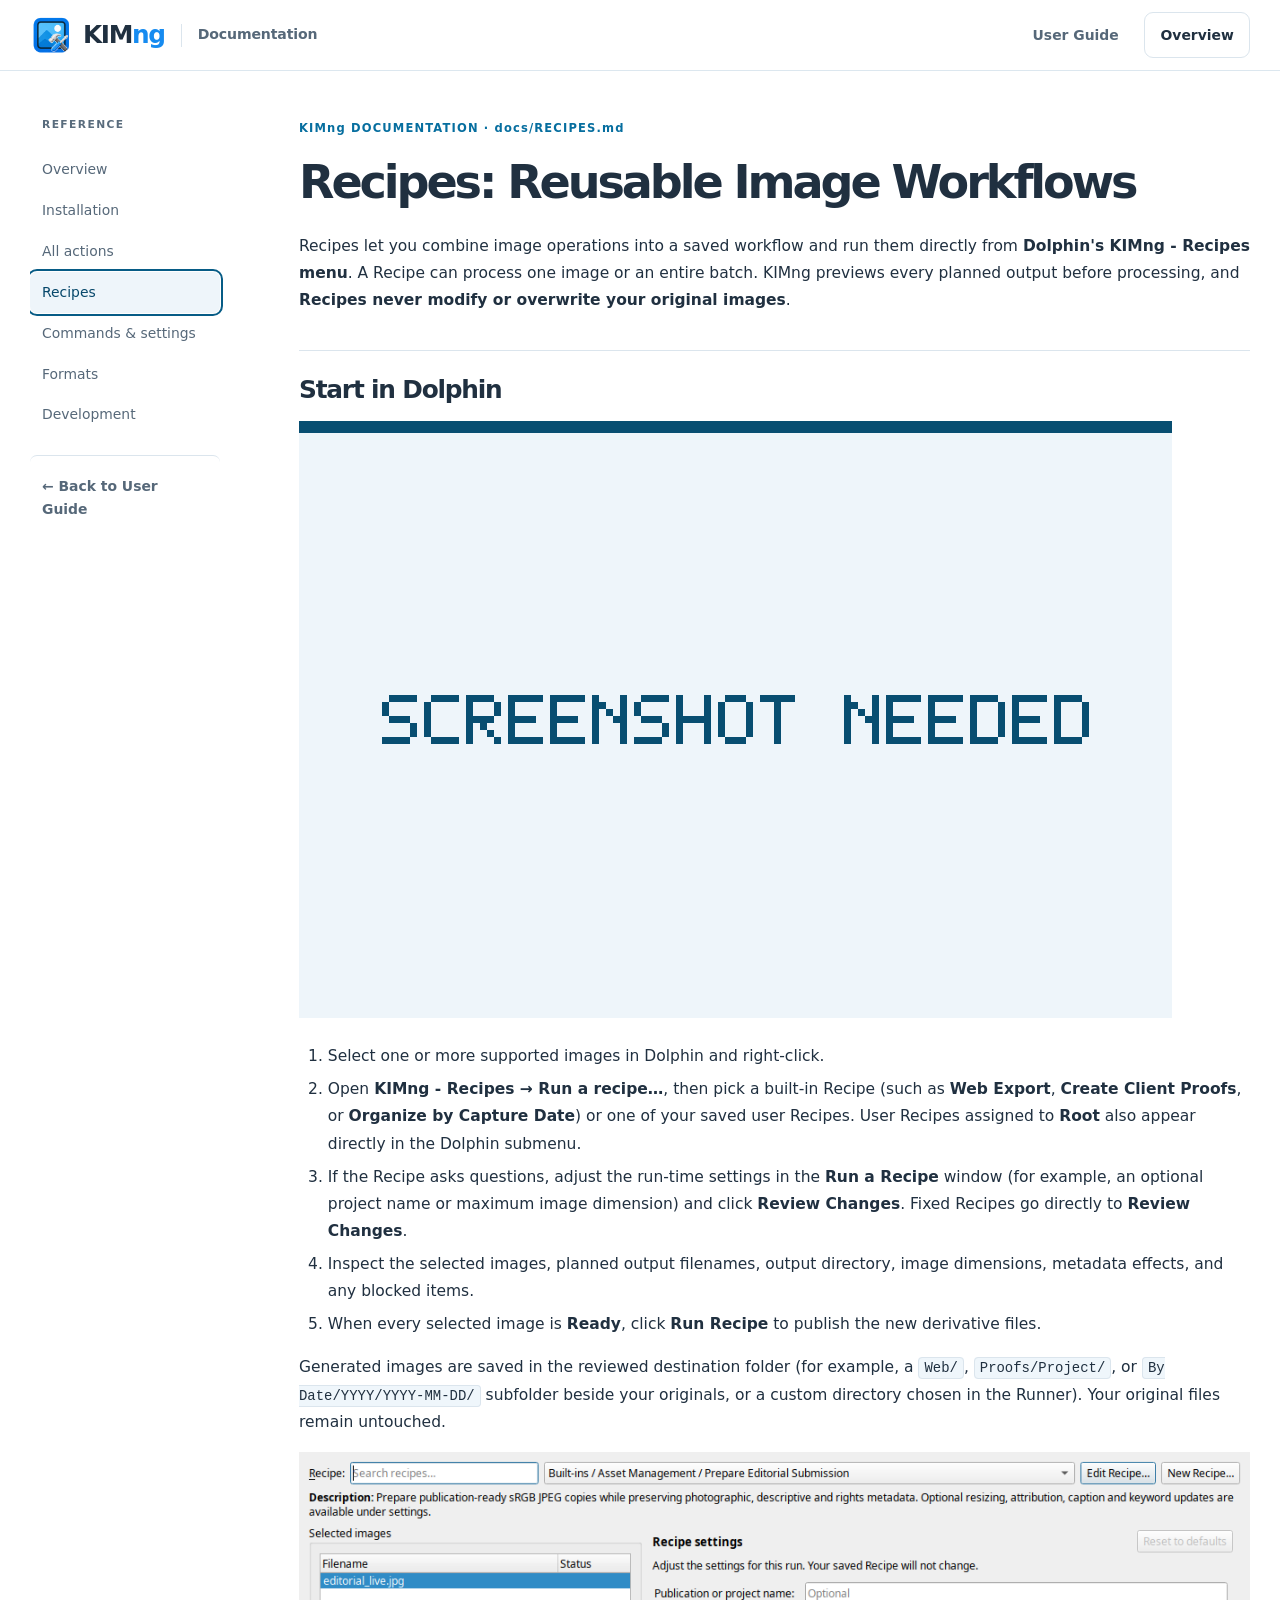
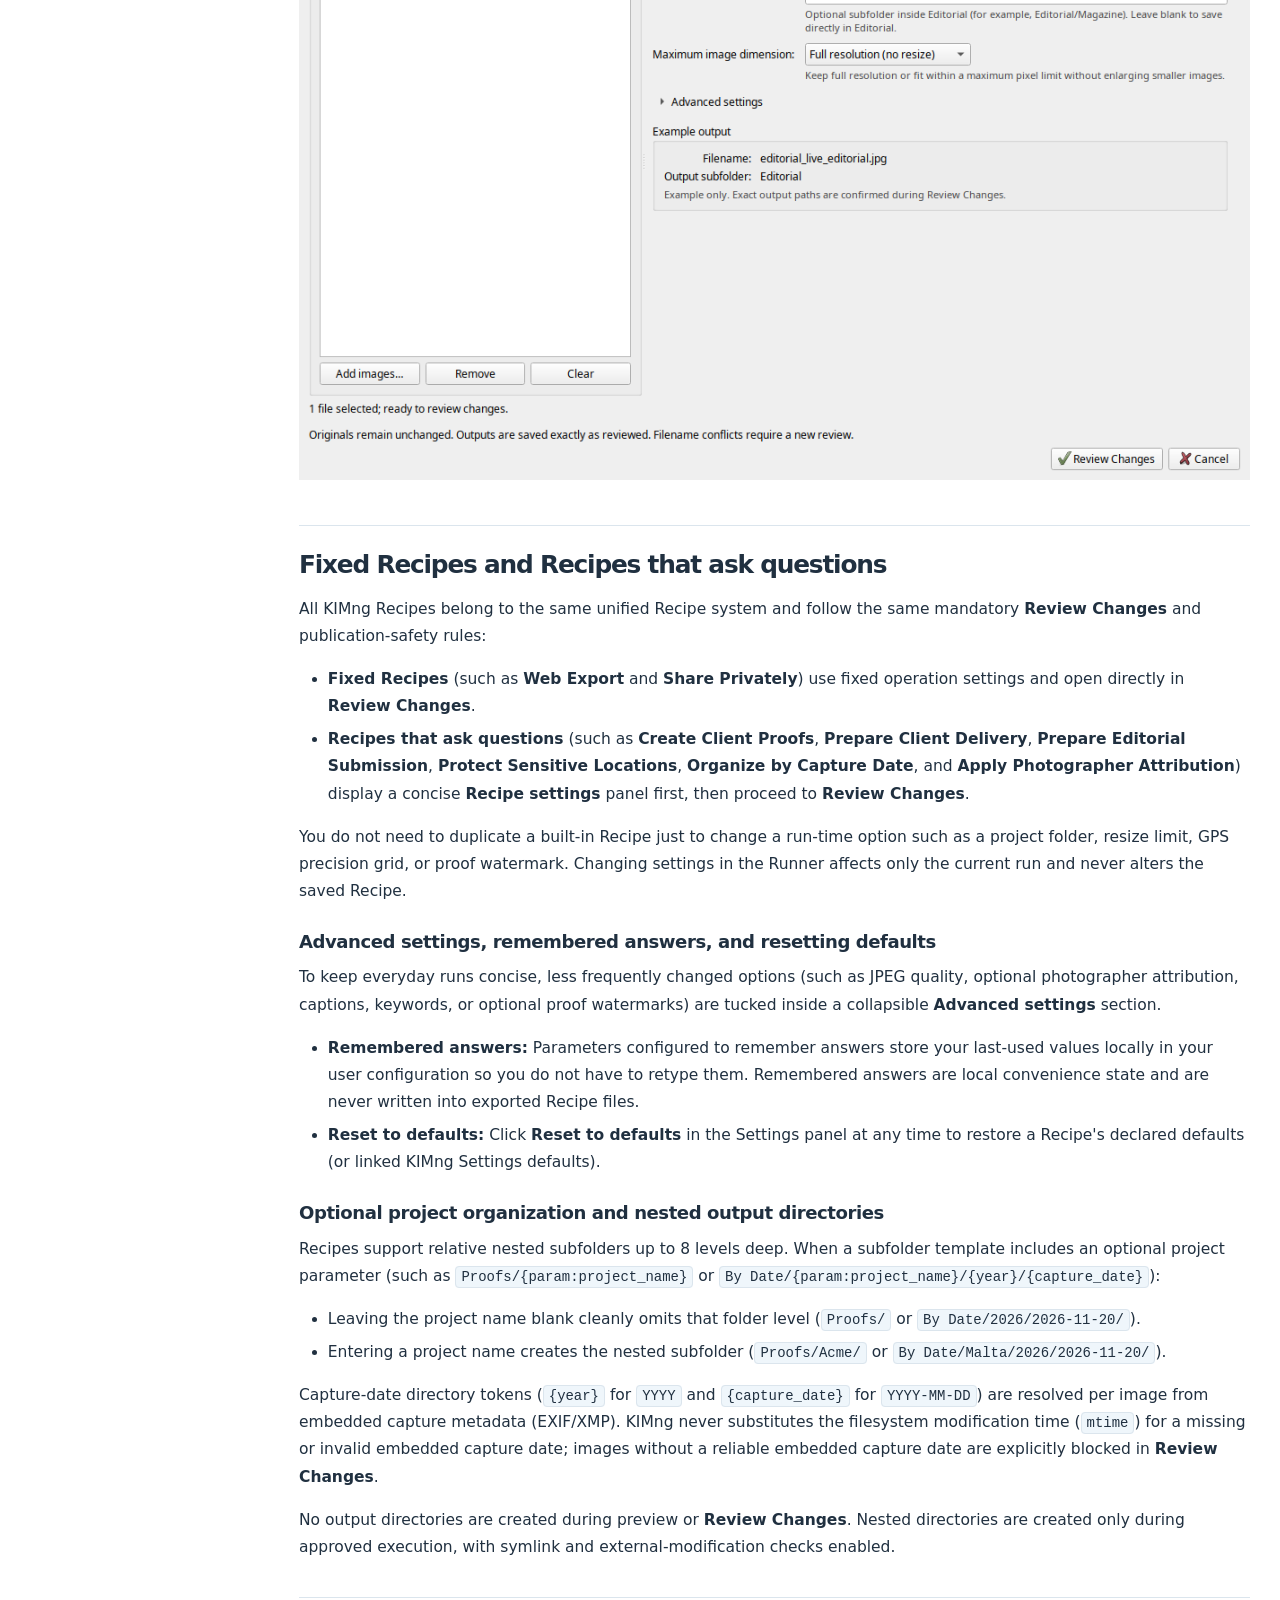
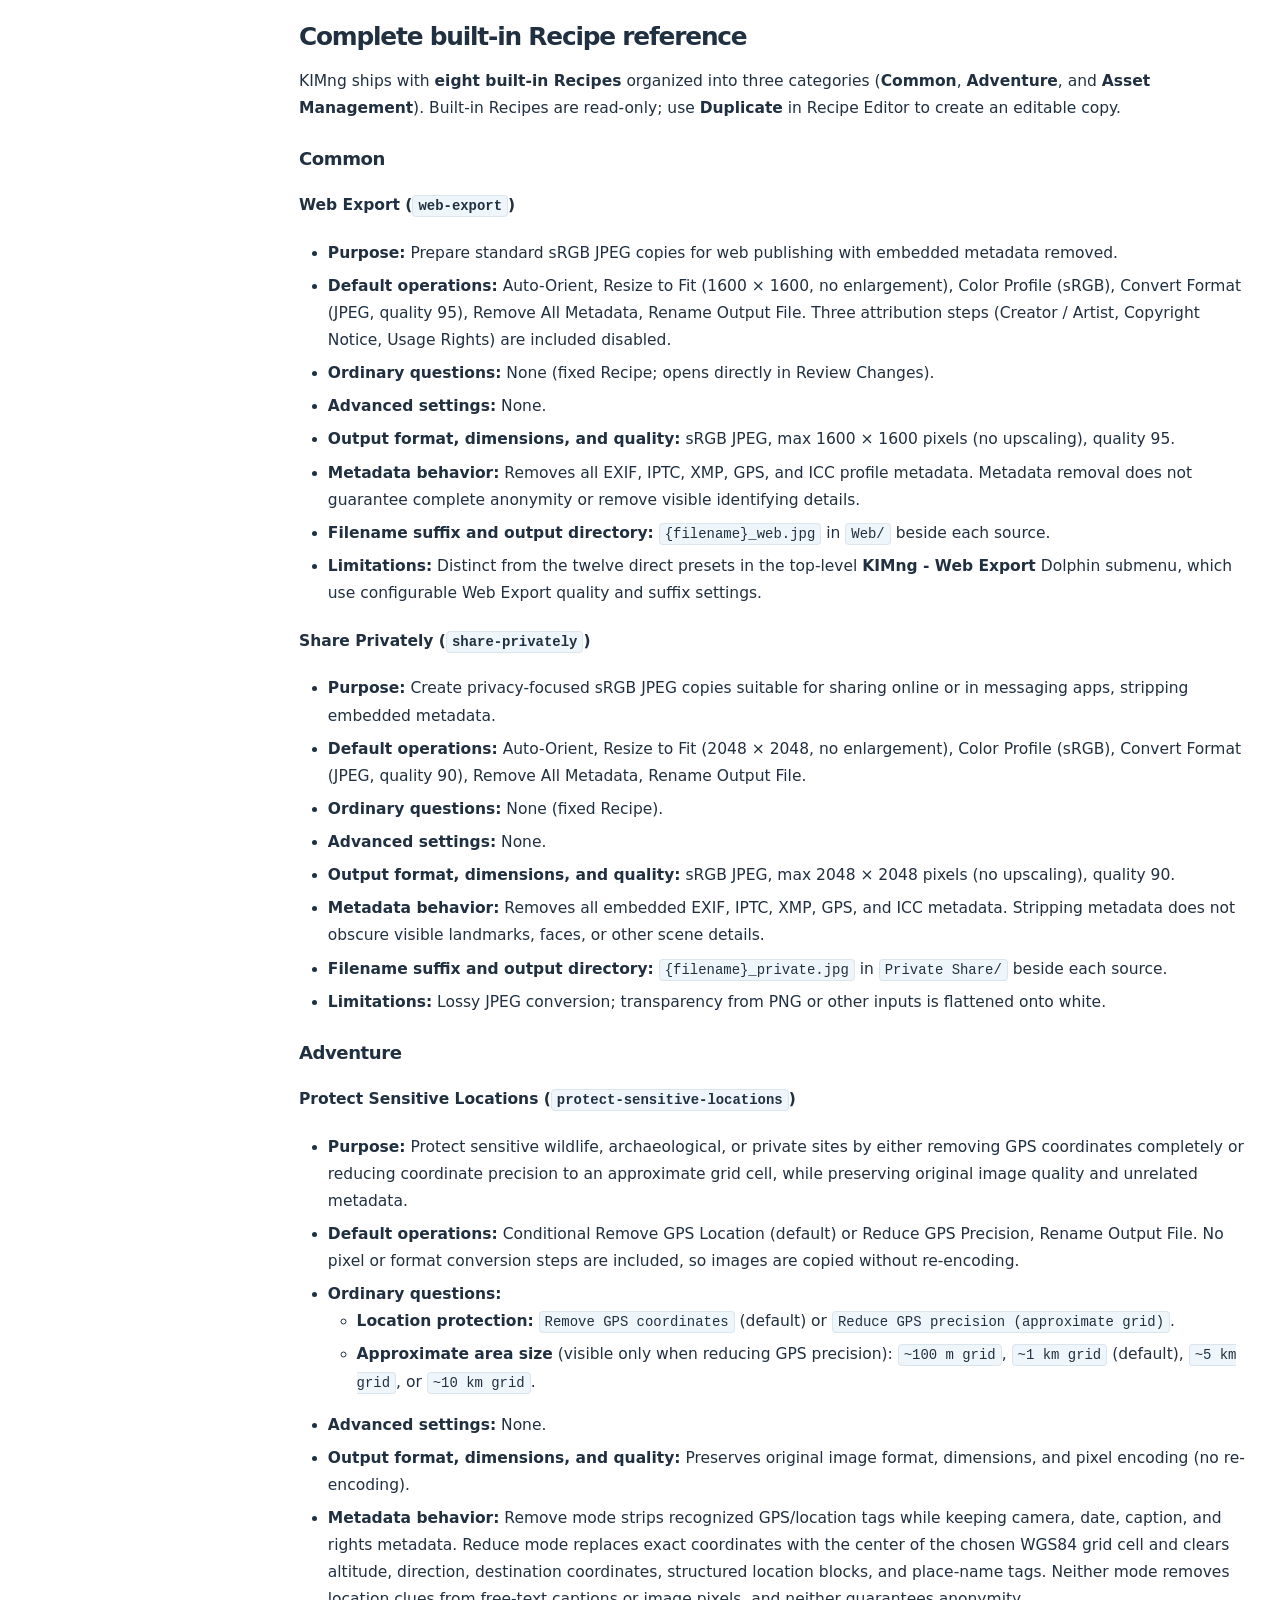
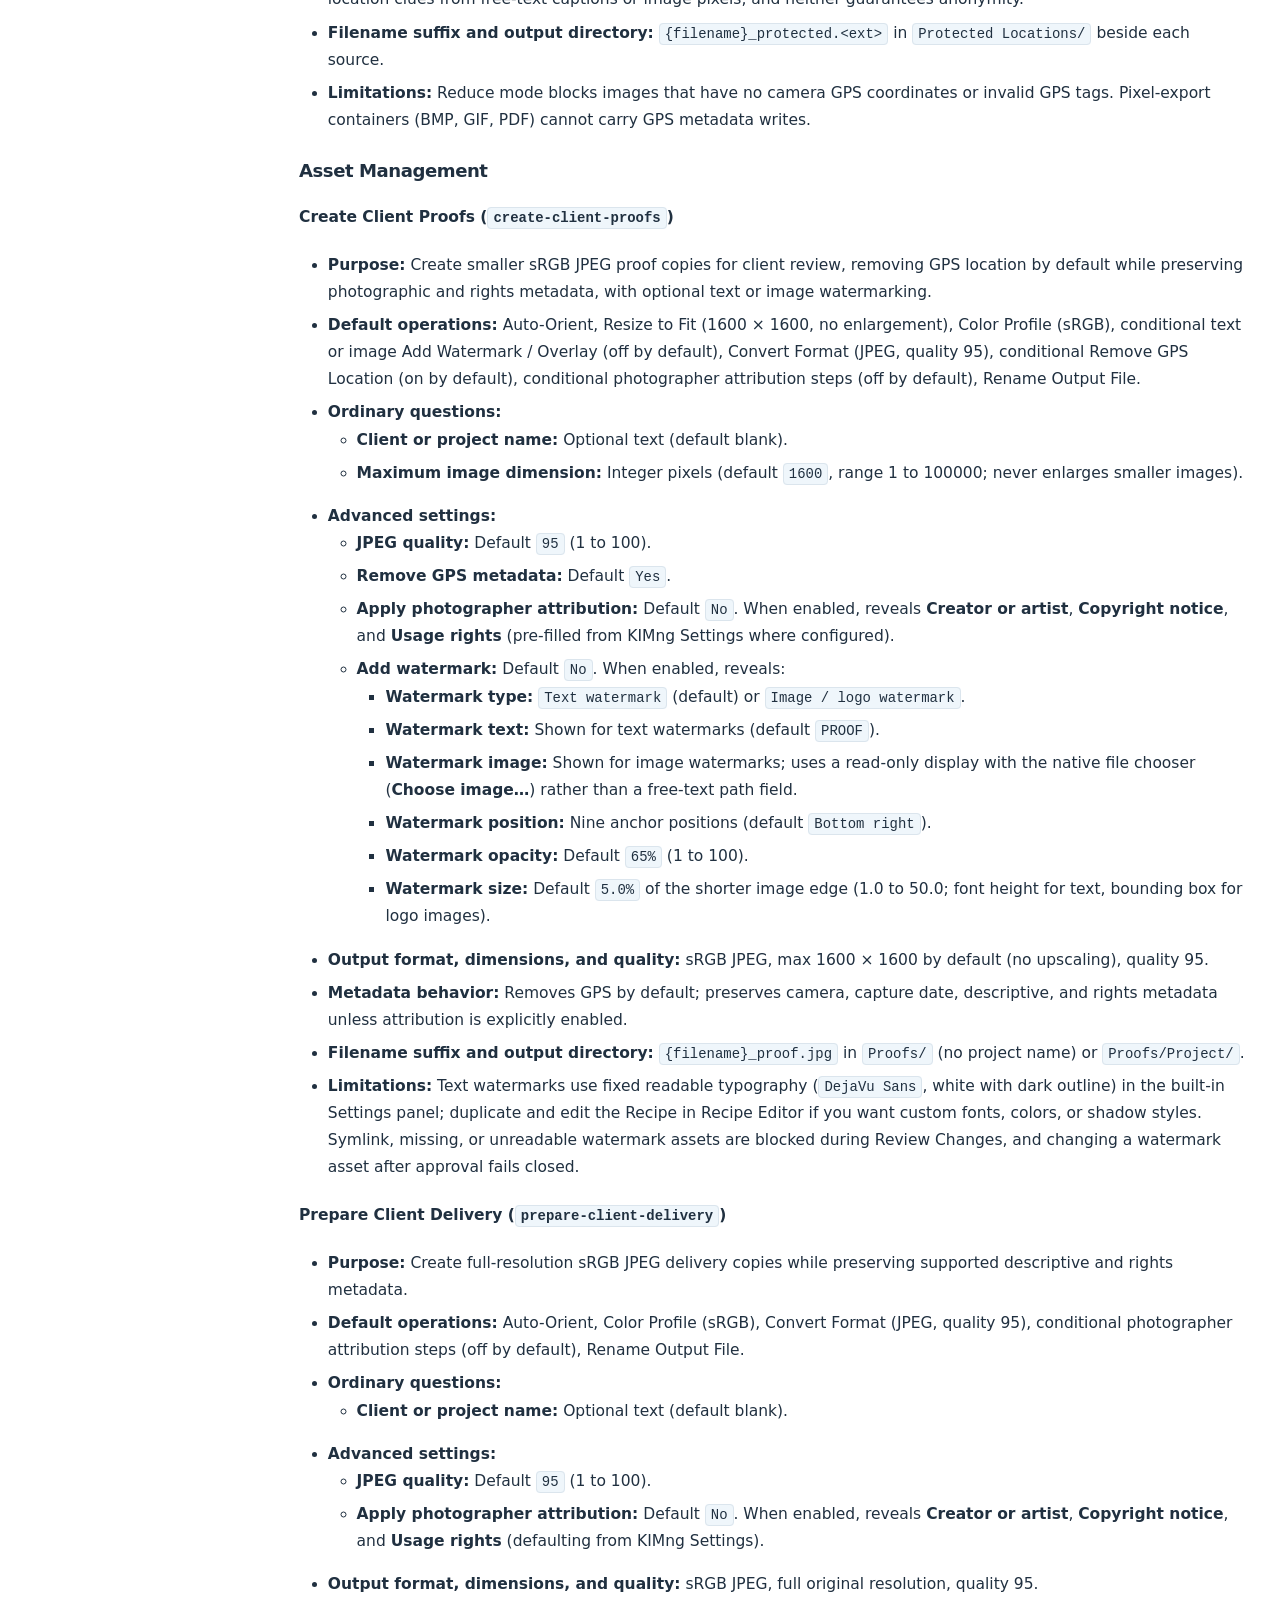
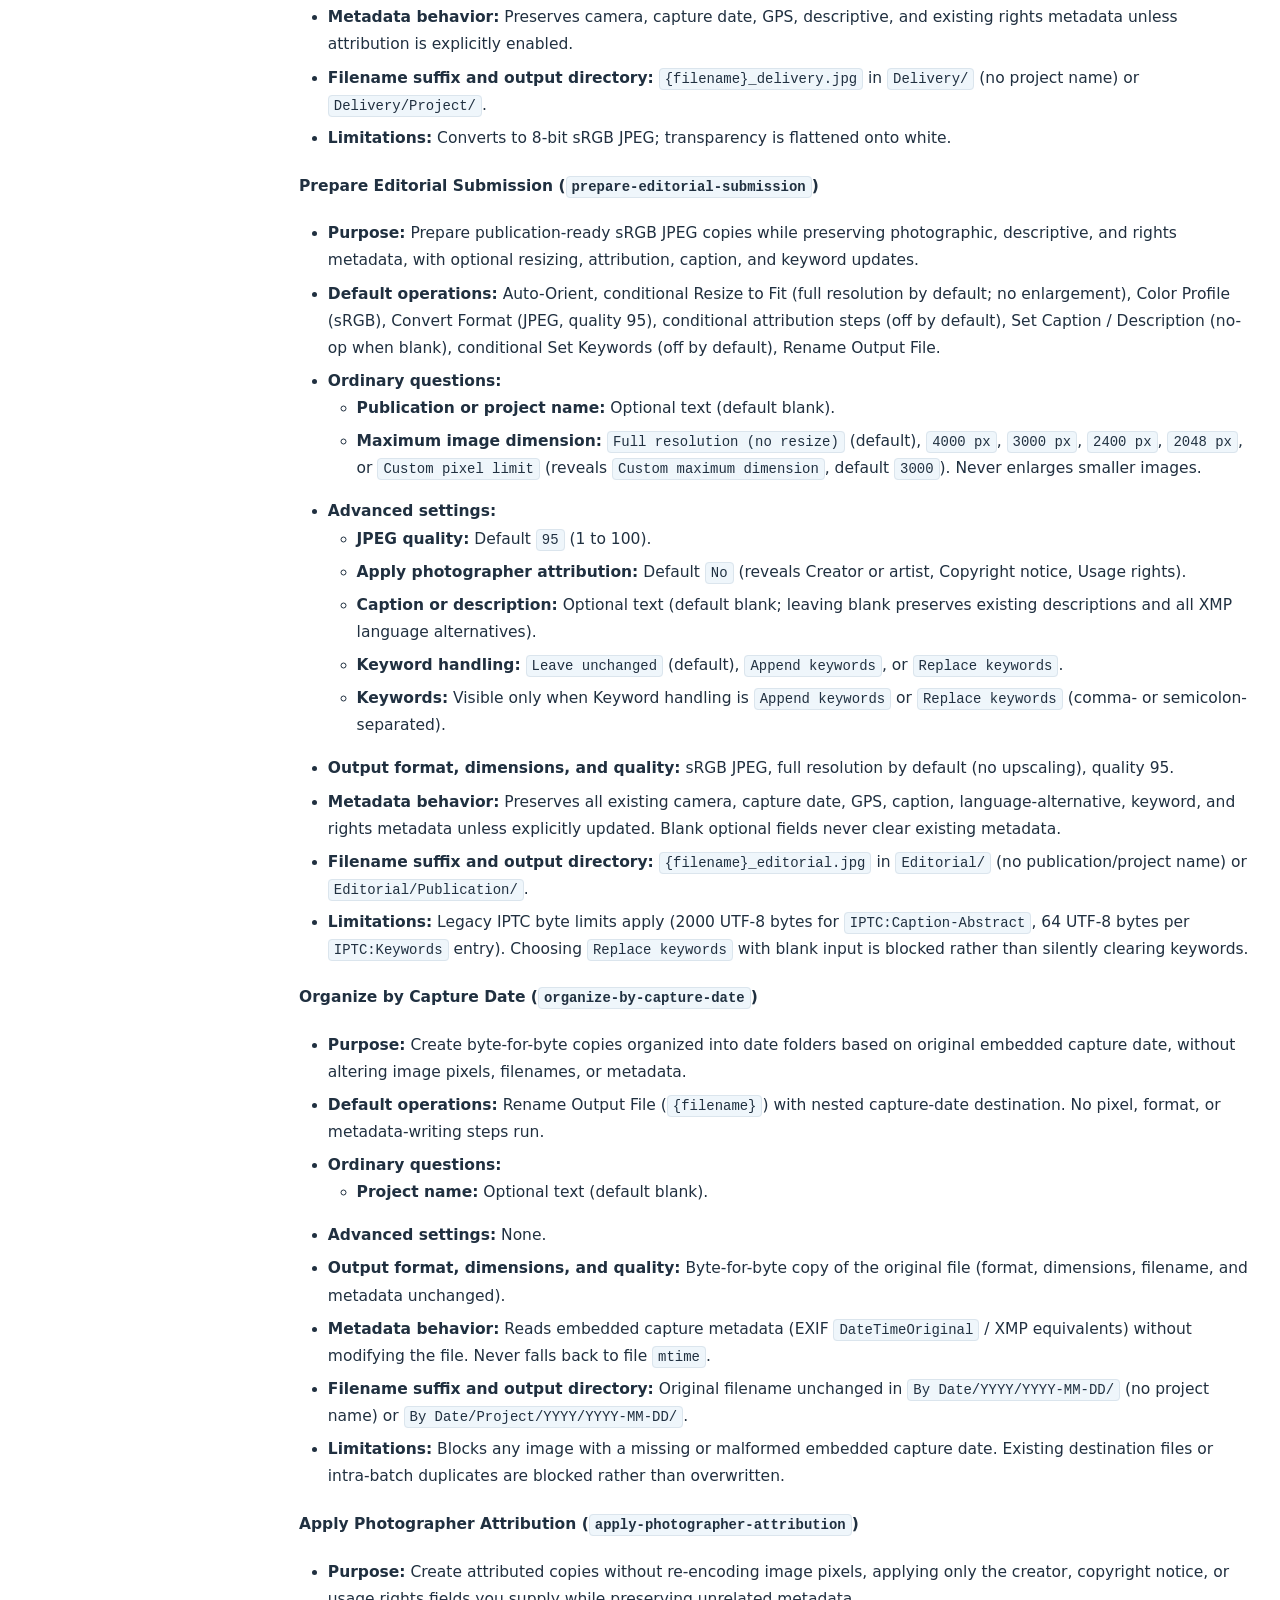
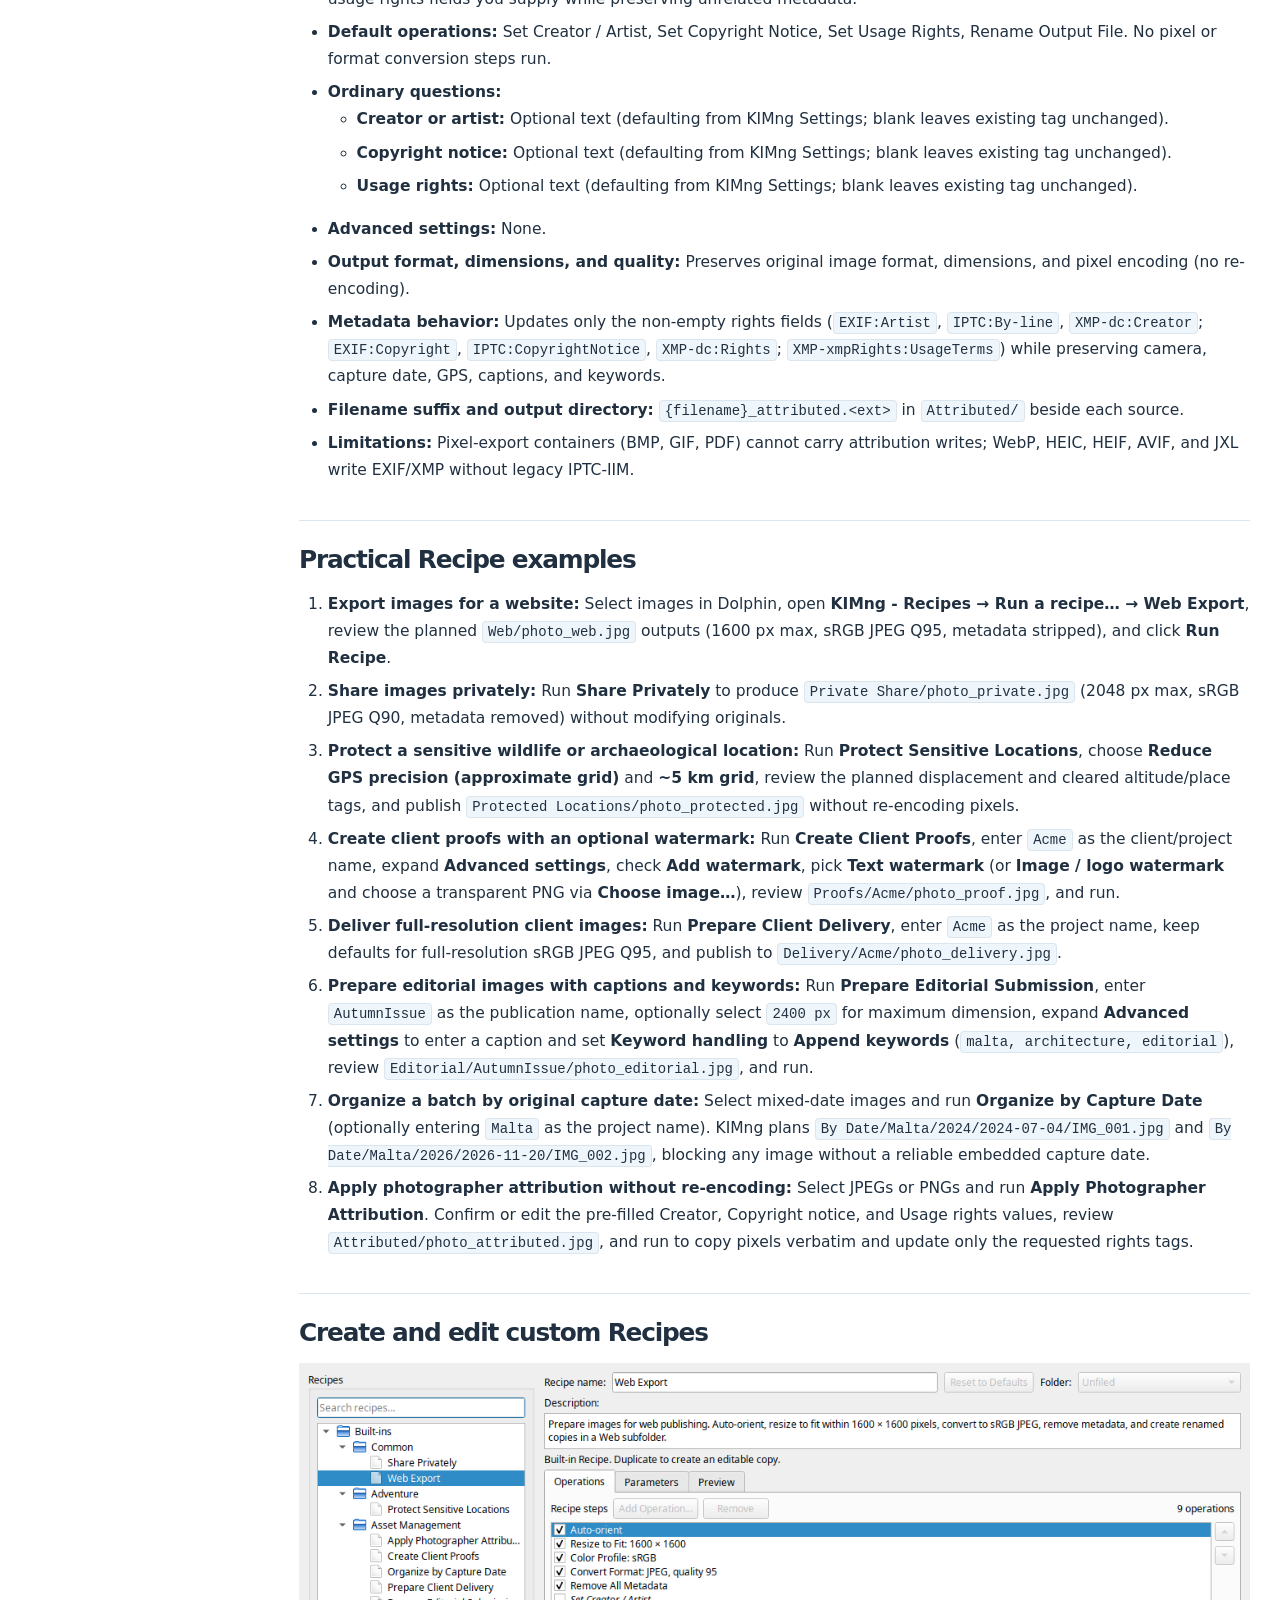
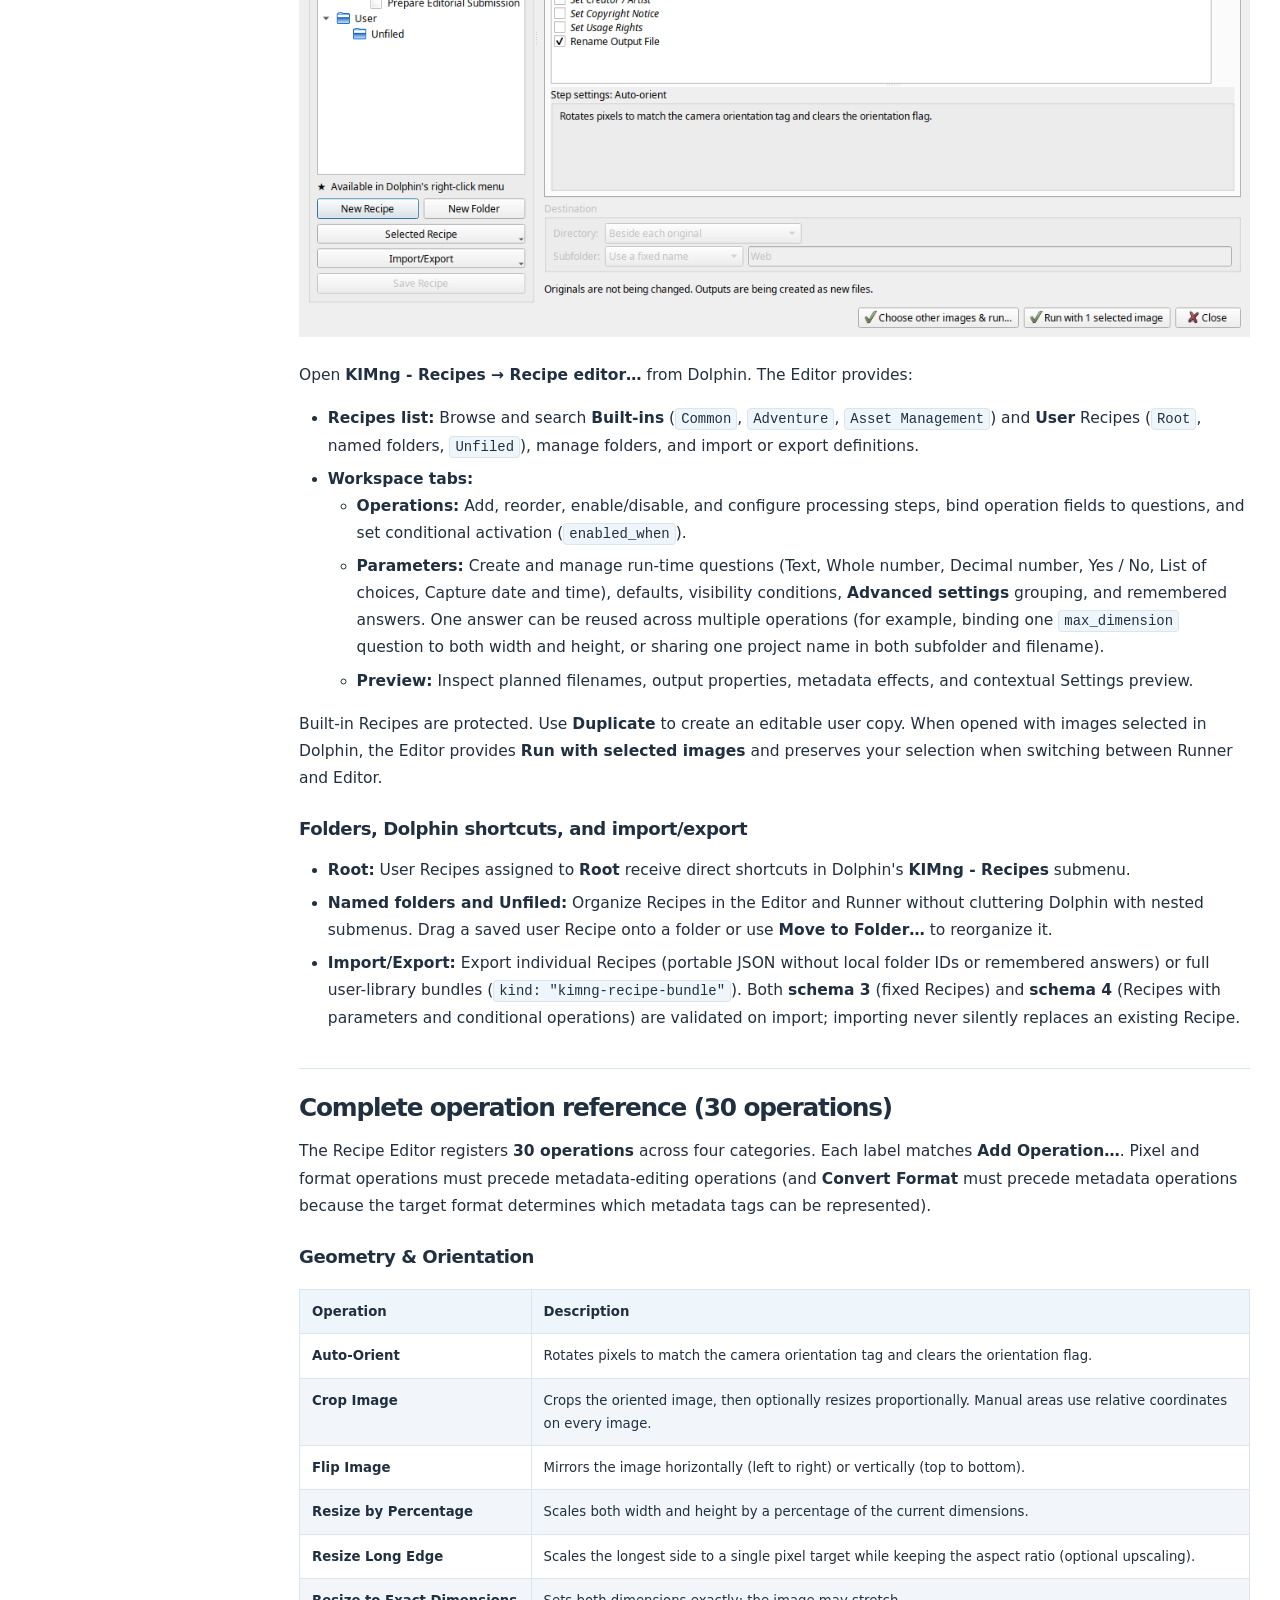
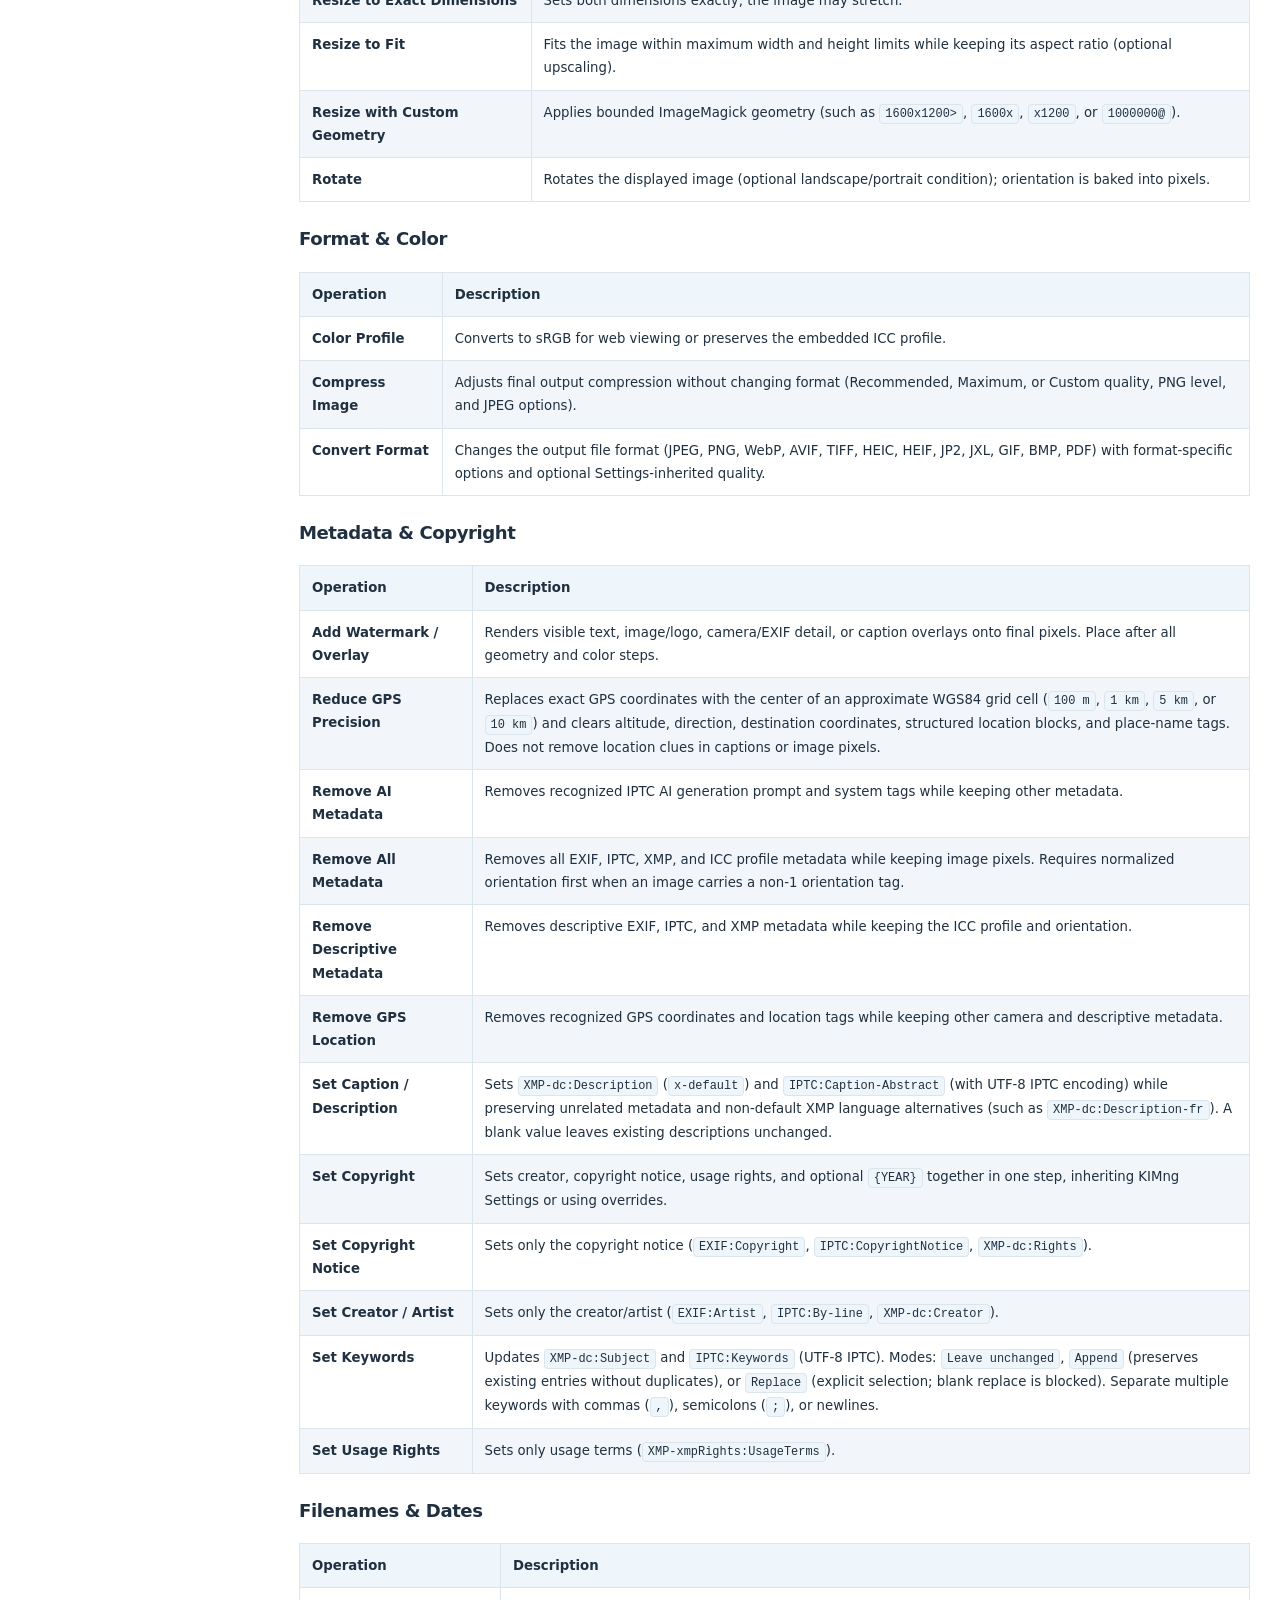
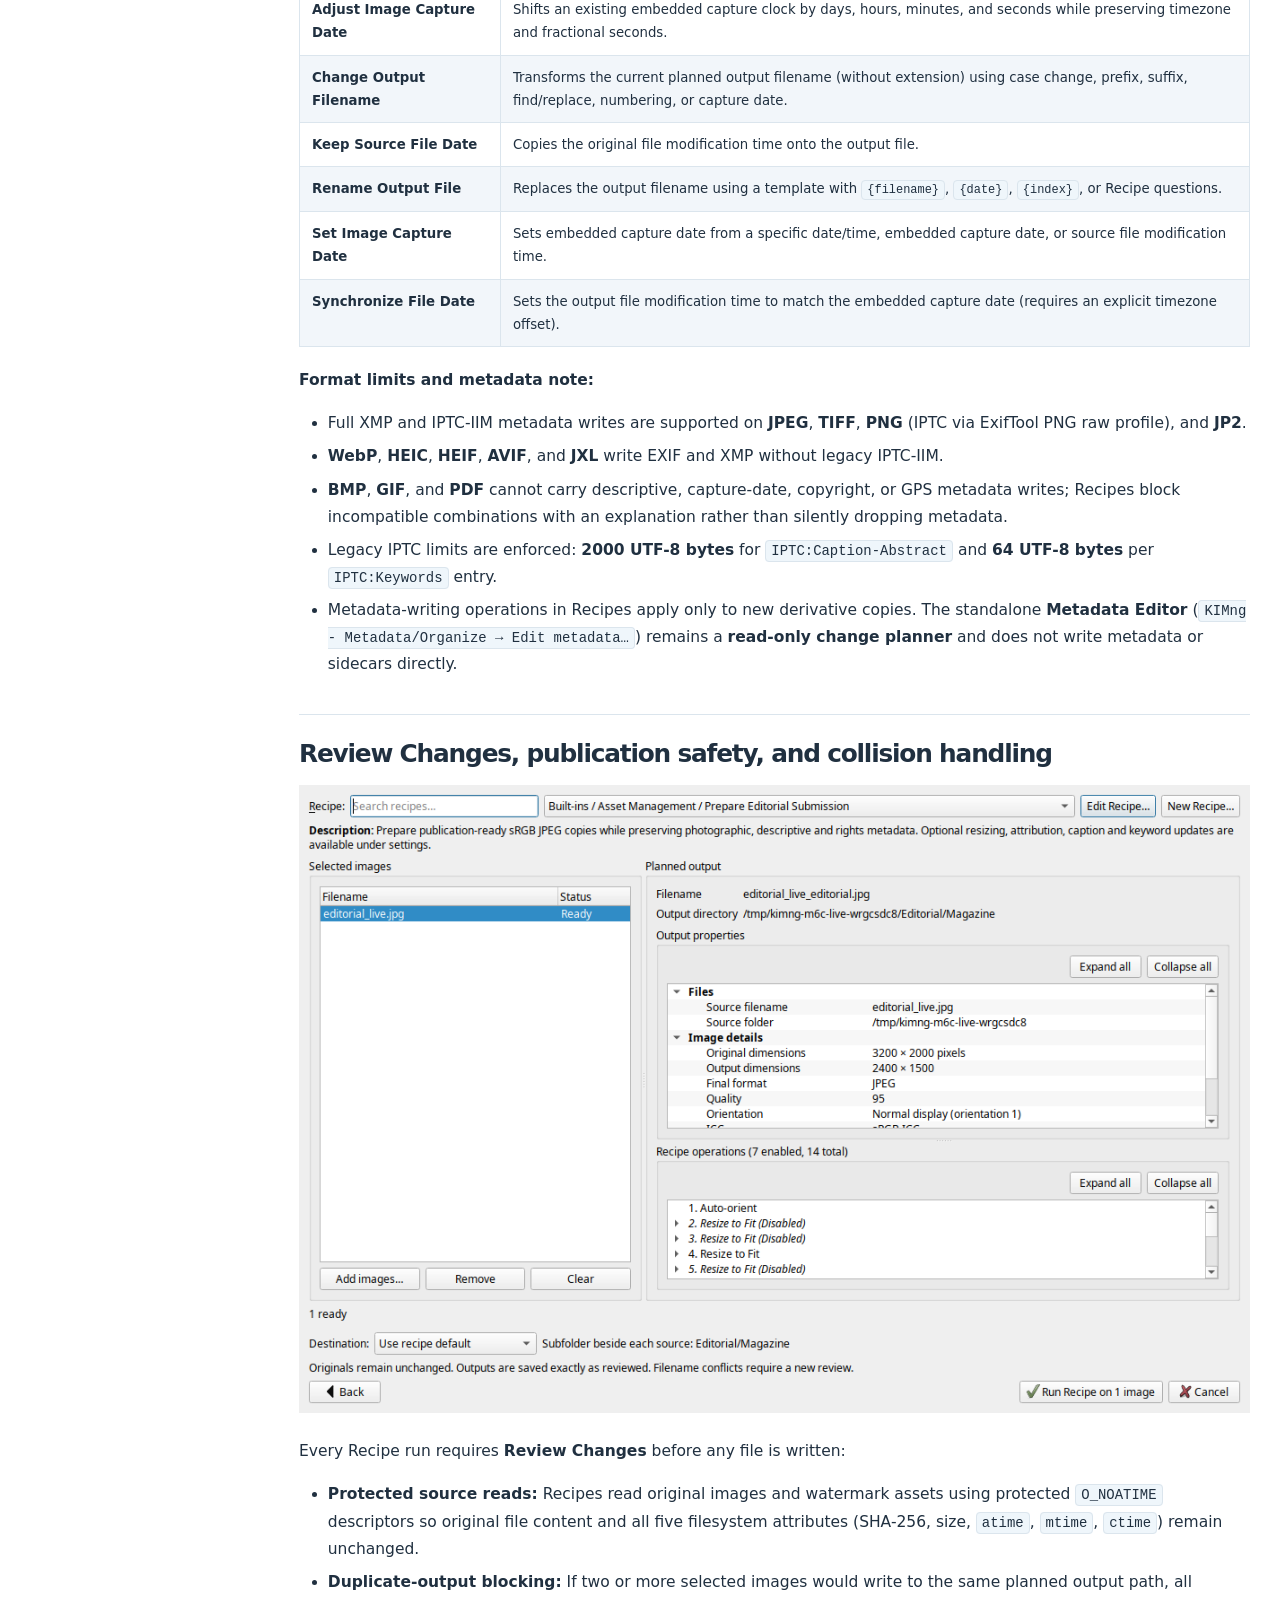
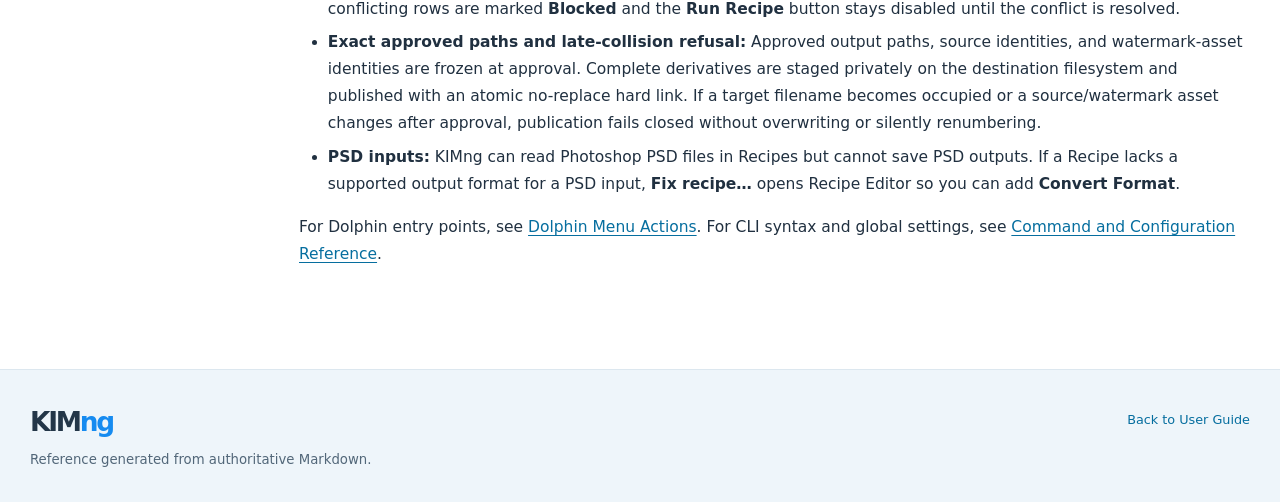
<file: docs/reference/RECIPES.html>
<!doctype html>
<html lang="en">
<head>
  <meta charset="utf-8">
  <meta name="viewport" content="width=device-width, initial-scale=1">
  <meta name="color-scheme" content="light">
  <title>Recipes · KIMng Reference</title>
  <link rel="stylesheet" href="../work.css">
</head>
<body class="reference-page">
  <a class="skip-link" href="#main">Skip to main content</a>
  <header class="topbar">
    <div class="topbar-inner page-width">
      <a class="brand" href="../index.html"><span class="brand-mark" aria-hidden="true"><img src="../images/kimng-guide-icon.png" alt="" width="39" height="39"></span><span class="brand-name">KIM<span>ng</span></span><span class="brand-divider" aria-hidden="true"></span><span class="brand-description">Documentation</span></a>
      <nav class="top-actions" aria-label="Reference navigation"><a href="../index.html">User Guide</a><a class="top-action-primary" href="README.html">Overview</a></nav>
    </div>
  </header>
  <div class="reference-layout page-width">
    <aside class="reference-sidebar" aria-label="Documentation sections">
      <p class="nav-heading">REFERENCE</p>
      <nav aria-label="Reference pages"><a href="README.html">Overview</a>
<a href="INSTALL.html">Installation</a>
<a href="ACTIONS.html">All actions</a>
<a href="RECIPES.html" aria-current="page">Recipes</a>
<a href="commandconfig.html">Commands &amp; settings</a>
<a href="FORMATS.html">Formats</a>
<a href="DEVELOPMENT.html">Development</a></nav>
      <a class="back-link" href="../index.html">← Back to User Guide</a>
    </aside>
    <main id="main" class="reference-content">
      <div class="reference-source">KIMng DOCUMENTATION · docs/RECIPES.md</div>
      <article class="markdown-body">
<h1 id="recipes-reusable-image-workflows">Recipes: Reusable Image Workflows</h1>
<p>Recipes let you combine image operations into a saved workflow and run them directly from <strong>Dolphin's KIMng - Recipes menu</strong>. A Recipe can process one image or an entire batch. KIMng previews every planned output before processing, and <strong>Recipes never modify or overwrite your original images</strong>.</p>
<h2 id="start-in-dolphin">Start in Dolphin</h2>
<p><img src="../images/screenshots/06-recipes.png" alt="KIMng Recipes submenu in Dolphin" /></p>
<ol type="1">
<li>Select one or more supported images in Dolphin and right-click.</li>
<li>Open <strong>KIMng - Recipes → Run a recipe…</strong>, then pick a built-in Recipe (such as <strong>Web Export</strong>, <strong>Create Client Proofs</strong>, or <strong>Organize by Capture Date</strong>) or one of your saved user Recipes. User Recipes assigned to <strong>Root</strong> also appear directly in the Dolphin submenu.</li>
<li>If the Recipe asks questions, adjust the run-time settings in the <strong>Run a Recipe</strong> window (for example, an optional project name or maximum image dimension) and click <strong>Review Changes</strong>. Fixed Recipes go directly to <strong>Review Changes</strong>.</li>
<li>Inspect the selected images, planned output filenames, output directory, image dimensions, metadata effects, and any blocked items.</li>
<li>When every selected image is <strong>Ready</strong>, click <strong>Run Recipe</strong> to publish the new derivative files.</li>
</ol>
<p>Generated images are saved in the reviewed destination folder (for example, a <code>Web/</code>, <code>Proofs/Project/</code>, or <code>By Date/YYYY/YYYY-MM-DD/</code> subfolder beside your originals, or a custom directory chosen in the Runner). Your original files remain untouched.</p>
<p><img src="../images/screenshots/11-run-recipe.png" alt="Run a Recipe contextual settings page" /></p>
<h2 id="fixed-recipes-and-recipes-that-ask-questions">Fixed Recipes and Recipes that ask questions</h2>
<p>All KIMng Recipes belong to the same unified Recipe system and follow the same mandatory <strong>Review Changes</strong> and publication-safety rules:</p>
<ul>
<li><strong>Fixed Recipes</strong> (such as <strong>Web Export</strong> and <strong>Share Privately</strong>) use fixed operation settings and open directly in <strong>Review Changes</strong>.</li>
<li><strong>Recipes that ask questions</strong> (such as <strong>Create Client Proofs</strong>, <strong>Prepare Client Delivery</strong>, <strong>Prepare Editorial Submission</strong>, <strong>Protect Sensitive Locations</strong>, <strong>Organize by Capture Date</strong>, and <strong>Apply Photographer Attribution</strong>) display a concise <strong>Recipe settings</strong> panel first, then proceed to <strong>Review Changes</strong>.</li>
</ul>
<p>You do not need to duplicate a built-in Recipe just to change a run-time option such as a project folder, resize limit, GPS precision grid, or proof watermark. Changing settings in the Runner affects only the current run and never alters the saved Recipe.</p>
<h3 id="advanced-settings-remembered-answers-and-resetting-defaults">Advanced settings, remembered answers, and resetting defaults</h3>
<p>To keep everyday runs concise, less frequently changed options (such as JPEG quality, optional photographer attribution, captions, keywords, or optional proof watermarks) are tucked inside a collapsible <strong>Advanced settings</strong> section.</p>
<ul>
<li><strong>Remembered answers:</strong> Parameters configured to remember answers store your last-used values locally in your user configuration so you do not have to retype them. Remembered answers are local convenience state and are never written into exported Recipe files.</li>
<li><strong>Reset to defaults:</strong> Click <strong>Reset to defaults</strong> in the Settings panel at any time to restore a Recipe's declared defaults (or linked KIMng Settings defaults).</li>
</ul>
<h3 id="optional-project-organization-and-nested-output-directories">Optional project organization and nested output directories</h3>
<p>Recipes support relative nested subfolders up to 8 levels deep. When a subfolder template includes an optional project parameter (such as <code>Proofs/{param:project_name}</code> or <code>By Date/{param:project_name}/{year}/{capture_date}</code>):</p>
<ul>
<li>Leaving the project name blank cleanly omits that folder level (<code>Proofs/</code> or <code>By Date/2026/2026-11-20/</code>).</li>
<li>Entering a project name creates the nested subfolder (<code>Proofs/Acme/</code> or <code>By Date/Malta/2026/2026-11-20/</code>).</li>
</ul>
<p>Capture-date directory tokens (<code>{year}</code> for <code>YYYY</code> and <code>{capture_date}</code> for <code>YYYY-MM-DD</code>) are resolved per image from embedded capture metadata (EXIF/XMP). KIMng never substitutes the filesystem modification time (<code>mtime</code>) for a missing or invalid embedded capture date; images without a reliable embedded capture date are explicitly blocked in <strong>Review Changes</strong>.</p>
<p>No output directories are created during preview or <strong>Review Changes</strong>. Nested directories are created only during approved execution, with symlink and external-modification checks enabled.</p>
<h2 id="complete-built-in-recipe-reference">Complete built-in Recipe reference</h2>
<p>KIMng ships with <strong>eight built-in Recipes</strong> organized into three categories (<strong>Common</strong>, <strong>Adventure</strong>, and <strong>Asset Management</strong>). Built-in Recipes are read-only; use <strong>Duplicate</strong> in Recipe Editor to create an editable copy.</p>
<h3 id="common">Common</h3>
<h4 id="web-export-web-export">Web Export (<code>web-export</code>)</h4>
<ul>
<li><strong>Purpose:</strong> Prepare standard sRGB JPEG copies for web publishing with embedded metadata removed.</li>
<li><strong>Default operations:</strong> Auto-Orient, Resize to Fit (1600 × 1600, no enlargement), Color Profile (sRGB), Convert Format (JPEG, quality 95), Remove All Metadata, Rename Output File. Three attribution steps (Creator / Artist, Copyright Notice, Usage Rights) are included disabled.</li>
<li><strong>Ordinary questions:</strong> None (fixed Recipe; opens directly in Review Changes).</li>
<li><strong>Advanced settings:</strong> None.</li>
<li><strong>Output format, dimensions, and quality:</strong> sRGB JPEG, max 1600 × 1600 pixels (no upscaling), quality 95.</li>
<li><strong>Metadata behavior:</strong> Removes all EXIF, IPTC, XMP, GPS, and ICC profile metadata. Metadata removal does not guarantee complete anonymity or remove visible identifying details.</li>
<li><strong>Filename suffix and output directory:</strong> <code>{filename}_web.jpg</code> in <code>Web/</code> beside each source.</li>
<li><strong>Limitations:</strong> Distinct from the twelve direct presets in the top-level <strong>KIMng - Web Export</strong> Dolphin submenu, which use configurable Web Export quality and suffix settings.</li>
</ul>
<h4 id="share-privately-share-privately">Share Privately (<code>share-privately</code>)</h4>
<ul>
<li><strong>Purpose:</strong> Create privacy-focused sRGB JPEG copies suitable for sharing online or in messaging apps, stripping embedded metadata.</li>
<li><strong>Default operations:</strong> Auto-Orient, Resize to Fit (2048 × 2048, no enlargement), Color Profile (sRGB), Convert Format (JPEG, quality 90), Remove All Metadata, Rename Output File.</li>
<li><strong>Ordinary questions:</strong> None (fixed Recipe).</li>
<li><strong>Advanced settings:</strong> None.</li>
<li><strong>Output format, dimensions, and quality:</strong> sRGB JPEG, max 2048 × 2048 pixels (no upscaling), quality 90.</li>
<li><strong>Metadata behavior:</strong> Removes all embedded EXIF, IPTC, XMP, GPS, and ICC metadata. Stripping metadata does not obscure visible landmarks, faces, or other scene details.</li>
<li><strong>Filename suffix and output directory:</strong> <code>{filename}_private.jpg</code> in <code>Private Share/</code> beside each source.</li>
<li><strong>Limitations:</strong> Lossy JPEG conversion; transparency from PNG or other inputs is flattened onto white.</li>
</ul>
<h3 id="adventure">Adventure</h3>
<h4 id="protect-sensitive-locations-protect-sensitive-locations">Protect Sensitive Locations (<code>protect-sensitive-locations</code>)</h4>
<ul>
<li><strong>Purpose:</strong> Protect sensitive wildlife, archaeological, or private sites by either removing GPS coordinates completely or reducing coordinate precision to an approximate grid cell, while preserving original image quality and unrelated metadata.</li>
<li><strong>Default operations:</strong> Conditional Remove GPS Location (default) or Reduce GPS Precision, Rename Output File. No pixel or format conversion steps are included, so images are copied without re-encoding.</li>
<li><strong>Ordinary questions:</strong>
<ul>
<li><strong>Location protection:</strong> <code>Remove GPS coordinates</code> (default) or <code>Reduce GPS precision (approximate grid)</code>.</li>
<li><strong>Approximate area size</strong> (visible only when reducing GPS precision): <code>~100 m grid</code>, <code>~1 km grid</code> (default), <code>~5 km grid</code>, or <code>~10 km grid</code>.</li>
</ul></li>
<li><strong>Advanced settings:</strong> None.</li>
<li><strong>Output format, dimensions, and quality:</strong> Preserves original image format, dimensions, and pixel encoding (no re-encoding).</li>
<li><strong>Metadata behavior:</strong> Remove mode strips recognized GPS/location tags while keeping camera, date, caption, and rights metadata. Reduce mode replaces exact coordinates with the center of the chosen WGS84 grid cell and clears altitude, direction, destination coordinates, structured location blocks, and place-name tags. Neither mode removes location clues from free-text captions or image pixels, and neither guarantees anonymity.</li>
<li><strong>Filename suffix and output directory:</strong> <code>{filename}_protected.&lt;ext&gt;</code> in <code>Protected Locations/</code> beside each source.</li>
<li><strong>Limitations:</strong> Reduce mode blocks images that have no camera GPS coordinates or invalid GPS tags. Pixel-export containers (BMP, GIF, PDF) cannot carry GPS metadata writes.</li>
</ul>
<h3 id="asset-management">Asset Management</h3>
<h4 id="create-client-proofs-create-client-proofs">Create Client Proofs (<code>create-client-proofs</code>)</h4>
<ul>
<li><strong>Purpose:</strong> Create smaller sRGB JPEG proof copies for client review, removing GPS location by default while preserving photographic and rights metadata, with optional text or image watermarking.</li>
<li><strong>Default operations:</strong> Auto-Orient, Resize to Fit (1600 × 1600, no enlargement), Color Profile (sRGB), conditional text or image Add Watermark / Overlay (off by default), Convert Format (JPEG, quality 95), conditional Remove GPS Location (on by default), conditional photographer attribution steps (off by default), Rename Output File.</li>
<li><strong>Ordinary questions:</strong>
<ul>
<li><strong>Client or project name:</strong> Optional text (default blank).</li>
<li><strong>Maximum image dimension:</strong> Integer pixels (default <code>1600</code>, range 1 to 100000; never enlarges smaller images).</li>
</ul></li>
<li><strong>Advanced settings:</strong>
<ul>
<li><strong>JPEG quality:</strong> Default <code>95</code> (1 to 100).</li>
<li><strong>Remove GPS metadata:</strong> Default <code>Yes</code>.</li>
<li><strong>Apply photographer attribution:</strong> Default <code>No</code>. When enabled, reveals <strong>Creator or artist</strong>, <strong>Copyright notice</strong>, and <strong>Usage rights</strong> (pre-filled from KIMng Settings where configured).</li>
<li><strong>Add watermark:</strong> Default <code>No</code>. When enabled, reveals:
<ul>
<li><strong>Watermark type:</strong> <code>Text watermark</code> (default) or <code>Image / logo watermark</code>.</li>
<li><strong>Watermark text:</strong> Shown for text watermarks (default <code>PROOF</code>).</li>
<li><strong>Watermark image:</strong> Shown for image watermarks; uses a read-only display with the native file chooser (<strong>Choose image…</strong>) rather than a free-text path field.</li>
<li><strong>Watermark position:</strong> Nine anchor positions (default <code>Bottom right</code>).</li>
<li><strong>Watermark opacity:</strong> Default <code>65%</code> (1 to 100).</li>
<li><strong>Watermark size:</strong> Default <code>5.0%</code> of the shorter image edge (1.0 to 50.0; font height for text, bounding box for logo images).</li>
</ul></li>
</ul></li>
<li><strong>Output format, dimensions, and quality:</strong> sRGB JPEG, max 1600 × 1600 by default (no upscaling), quality 95.</li>
<li><strong>Metadata behavior:</strong> Removes GPS by default; preserves camera, capture date, descriptive, and rights metadata unless attribution is explicitly enabled.</li>
<li><strong>Filename suffix and output directory:</strong> <code>{filename}_proof.jpg</code> in <code>Proofs/</code> (no project name) or <code>Proofs/Project/</code>.</li>
<li><strong>Limitations:</strong> Text watermarks use fixed readable typography (<code>DejaVu Sans</code>, white with dark outline) in the built-in Settings panel; duplicate and edit the Recipe in Recipe Editor if you want custom fonts, colors, or shadow styles. Symlink, missing, or unreadable watermark assets are blocked during Review Changes, and changing a watermark asset after approval fails closed.</li>
</ul>
<h4 id="prepare-client-delivery-prepare-client-delivery">Prepare Client Delivery (<code>prepare-client-delivery</code>)</h4>
<ul>
<li><strong>Purpose:</strong> Create full-resolution sRGB JPEG delivery copies while preserving supported descriptive and rights metadata.</li>
<li><strong>Default operations:</strong> Auto-Orient, Color Profile (sRGB), Convert Format (JPEG, quality 95), conditional photographer attribution steps (off by default), Rename Output File.</li>
<li><strong>Ordinary questions:</strong>
<ul>
<li><strong>Client or project name:</strong> Optional text (default blank).</li>
</ul></li>
<li><strong>Advanced settings:</strong>
<ul>
<li><strong>JPEG quality:</strong> Default <code>95</code> (1 to 100).</li>
<li><strong>Apply photographer attribution:</strong> Default <code>No</code>. When enabled, reveals <strong>Creator or artist</strong>, <strong>Copyright notice</strong>, and <strong>Usage rights</strong> (defaulting from KIMng Settings).</li>
</ul></li>
<li><strong>Output format, dimensions, and quality:</strong> sRGB JPEG, full original resolution, quality 95.</li>
<li><strong>Metadata behavior:</strong> Preserves camera, capture date, GPS, descriptive, and existing rights metadata unless attribution is explicitly enabled.</li>
<li><strong>Filename suffix and output directory:</strong> <code>{filename}_delivery.jpg</code> in <code>Delivery/</code> (no project name) or <code>Delivery/Project/</code>.</li>
<li><strong>Limitations:</strong> Converts to 8-bit sRGB JPEG; transparency is flattened onto white.</li>
</ul>
<h4 id="prepare-editorial-submission-prepare-editorial-submission">Prepare Editorial Submission (<code>prepare-editorial-submission</code>)</h4>
<ul>
<li><strong>Purpose:</strong> Prepare publication-ready sRGB JPEG copies while preserving photographic, descriptive, and rights metadata, with optional resizing, attribution, caption, and keyword updates.</li>
<li><strong>Default operations:</strong> Auto-Orient, conditional Resize to Fit (full resolution by default; no enlargement), Color Profile (sRGB), Convert Format (JPEG, quality 95), conditional attribution steps (off by default), Set Caption / Description (no-op when blank), conditional Set Keywords (off by default), Rename Output File.</li>
<li><strong>Ordinary questions:</strong>
<ul>
<li><strong>Publication or project name:</strong> Optional text (default blank).</li>
<li><strong>Maximum image dimension:</strong> <code>Full resolution (no resize)</code> (default), <code>4000 px</code>, <code>3000 px</code>, <code>2400 px</code>, <code>2048 px</code>, or <code>Custom pixel limit</code> (reveals <code>Custom maximum dimension</code>, default <code>3000</code>). Never enlarges smaller images.</li>
</ul></li>
<li><strong>Advanced settings:</strong>
<ul>
<li><strong>JPEG quality:</strong> Default <code>95</code> (1 to 100).</li>
<li><strong>Apply photographer attribution:</strong> Default <code>No</code> (reveals Creator or artist, Copyright notice, Usage rights).</li>
<li><strong>Caption or description:</strong> Optional text (default blank; leaving blank preserves existing descriptions and all XMP language alternatives).</li>
<li><strong>Keyword handling:</strong> <code>Leave unchanged</code> (default), <code>Append keywords</code>, or <code>Replace keywords</code>.</li>
<li><strong>Keywords:</strong> Visible only when Keyword handling is <code>Append keywords</code> or <code>Replace keywords</code> (comma- or semicolon-separated).</li>
</ul></li>
<li><strong>Output format, dimensions, and quality:</strong> sRGB JPEG, full resolution by default (no upscaling), quality 95.</li>
<li><strong>Metadata behavior:</strong> Preserves all existing camera, capture date, GPS, caption, language-alternative, keyword, and rights metadata unless explicitly updated. Blank optional fields never clear existing metadata.</li>
<li><strong>Filename suffix and output directory:</strong> <code>{filename}_editorial.jpg</code> in <code>Editorial/</code> (no publication/project name) or <code>Editorial/Publication/</code>.</li>
<li><strong>Limitations:</strong> Legacy IPTC byte limits apply (2000 UTF-8 bytes for <code>IPTC:Caption-Abstract</code>, 64 UTF-8 bytes per <code>IPTC:Keywords</code> entry). Choosing <code>Replace keywords</code> with blank input is blocked rather than silently clearing keywords.</li>
</ul>
<h4 id="organize-by-capture-date-organize-by-capture-date">Organize by Capture Date (<code>organize-by-capture-date</code>)</h4>
<ul>
<li><strong>Purpose:</strong> Create byte-for-byte copies organized into date folders based on original embedded capture date, without altering image pixels, filenames, or metadata.</li>
<li><strong>Default operations:</strong> Rename Output File (<code>{filename}</code>) with nested capture-date destination. No pixel, format, or metadata-writing steps run.</li>
<li><strong>Ordinary questions:</strong>
<ul>
<li><strong>Project name:</strong> Optional text (default blank).</li>
</ul></li>
<li><strong>Advanced settings:</strong> None.</li>
<li><strong>Output format, dimensions, and quality:</strong> Byte-for-byte copy of the original file (format, dimensions, filename, and metadata unchanged).</li>
<li><strong>Metadata behavior:</strong> Reads embedded capture metadata (EXIF <code>DateTimeOriginal</code> / XMP equivalents) without modifying the file. Never falls back to file <code>mtime</code>.</li>
<li><strong>Filename suffix and output directory:</strong> Original filename unchanged in <code>By Date/YYYY/YYYY-MM-DD/</code> (no project name) or <code>By Date/Project/YYYY/YYYY-MM-DD/</code>.</li>
<li><strong>Limitations:</strong> Blocks any image with a missing or malformed embedded capture date. Existing destination files or intra-batch duplicates are blocked rather than overwritten.</li>
</ul>
<h4 id="apply-photographer-attribution-apply-photographer-attribution">Apply Photographer Attribution (<code>apply-photographer-attribution</code>)</h4>
<ul>
<li><strong>Purpose:</strong> Create attributed copies without re-encoding image pixels, applying only the creator, copyright notice, or usage rights fields you supply while preserving unrelated metadata.</li>
<li><strong>Default operations:</strong> Set Creator / Artist, Set Copyright Notice, Set Usage Rights, Rename Output File. No pixel or format conversion steps run.</li>
<li><strong>Ordinary questions:</strong>
<ul>
<li><strong>Creator or artist:</strong> Optional text (defaulting from KIMng Settings; blank leaves existing tag unchanged).</li>
<li><strong>Copyright notice:</strong> Optional text (defaulting from KIMng Settings; blank leaves existing tag unchanged).</li>
<li><strong>Usage rights:</strong> Optional text (defaulting from KIMng Settings; blank leaves existing tag unchanged).</li>
</ul></li>
<li><strong>Advanced settings:</strong> None.</li>
<li><strong>Output format, dimensions, and quality:</strong> Preserves original image format, dimensions, and pixel encoding (no re-encoding).</li>
<li><strong>Metadata behavior:</strong> Updates only the non-empty rights fields (<code>EXIF:Artist</code>, <code>IPTC:By-line</code>, <code>XMP-dc:Creator</code>; <code>EXIF:Copyright</code>, <code>IPTC:CopyrightNotice</code>, <code>XMP-dc:Rights</code>; <code>XMP-xmpRights:UsageTerms</code>) while preserving camera, capture date, GPS, captions, and keywords.</li>
<li><strong>Filename suffix and output directory:</strong> <code>{filename}_attributed.&lt;ext&gt;</code> in <code>Attributed/</code> beside each source.</li>
<li><strong>Limitations:</strong> Pixel-export containers (BMP, GIF, PDF) cannot carry attribution writes; WebP, HEIC, HEIF, AVIF, and JXL write EXIF/XMP without legacy IPTC-IIM.</li>
</ul>
<h2 id="practical-recipe-examples">Practical Recipe examples</h2>
<ol type="1">
<li><strong>Export images for a website:</strong> Select images in Dolphin, open <strong>KIMng - Recipes → Run a recipe… → Web Export</strong>, review the planned <code>Web/photo_web.jpg</code> outputs (1600 px max, sRGB JPEG Q95, metadata stripped), and click <strong>Run Recipe</strong>.</li>
<li><strong>Share images privately:</strong> Run <strong>Share Privately</strong> to produce <code>Private Share/photo_private.jpg</code> (2048 px max, sRGB JPEG Q90, metadata removed) without modifying originals.</li>
<li><strong>Protect a sensitive wildlife or archaeological location:</strong> Run <strong>Protect Sensitive Locations</strong>, choose <strong>Reduce GPS precision (approximate grid)</strong> and <strong>~5 km grid</strong>, review the planned displacement and cleared altitude/place tags, and publish <code>Protected Locations/photo_protected.jpg</code> without re-encoding pixels.</li>
<li><strong>Create client proofs with an optional watermark:</strong> Run <strong>Create Client Proofs</strong>, enter <code>Acme</code> as the client/project name, expand <strong>Advanced settings</strong>, check <strong>Add watermark</strong>, pick <strong>Text watermark</strong> (or <strong>Image / logo watermark</strong> and choose a transparent PNG via <strong>Choose image…</strong>), review <code>Proofs/Acme/photo_proof.jpg</code>, and run.</li>
<li><strong>Deliver full-resolution client images:</strong> Run <strong>Prepare Client Delivery</strong>, enter <code>Acme</code> as the project name, keep defaults for full-resolution sRGB JPEG Q95, and publish to <code>Delivery/Acme/photo_delivery.jpg</code>.</li>
<li><strong>Prepare editorial images with captions and keywords:</strong> Run <strong>Prepare Editorial Submission</strong>, enter <code>AutumnIssue</code> as the publication name, optionally select <code>2400 px</code> for maximum dimension, expand <strong>Advanced settings</strong> to enter a caption and set <strong>Keyword handling</strong> to <strong>Append keywords</strong> (<code>malta, architecture, editorial</code>), review <code>Editorial/AutumnIssue/photo_editorial.jpg</code>, and run.</li>
<li><strong>Organize a batch by original capture date:</strong> Select mixed-date images and run <strong>Organize by Capture Date</strong> (optionally entering <code>Malta</code> as the project name). KIMng plans <code>By Date/Malta/2024/2024-07-04/IMG_001.jpg</code> and <code>By Date/Malta/2026/2026-11-20/IMG_002.jpg</code>, blocking any image without a reliable embedded capture date.</li>
<li><strong>Apply photographer attribution without re-encoding:</strong> Select JPEGs or PNGs and run <strong>Apply Photographer Attribution</strong>. Confirm or edit the pre-filled Creator, Copyright notice, and Usage rights values, review <code>Attributed/photo_attributed.jpg</code>, and run to copy pixels verbatim and update only the requested rights tags.</li>
</ol>
<h2 id="create-and-edit-custom-recipes">Create and edit custom Recipes</h2>
<p><img src="../images/screenshots/12-recipe-editor.png" alt="Recipe Editor showing the completed eight-Recipe catalog" /></p>
<p>Open <strong>KIMng - Recipes → Recipe editor…</strong> from Dolphin. The Editor provides:</p>
<ul>
<li><strong>Recipes list:</strong> Browse and search <strong>Built-ins</strong> (<code>Common</code>, <code>Adventure</code>, <code>Asset Management</code>) and <strong>User</strong> Recipes (<code>Root</code>, named folders, <code>Unfiled</code>), manage folders, and import or export definitions.</li>
<li><strong>Workspace tabs:</strong>
<ul>
<li><strong>Operations:</strong> Add, reorder, enable/disable, and configure processing steps, bind operation fields to questions, and set conditional activation (<code>enabled_when</code>).</li>
<li><strong>Parameters:</strong> Create and manage run-time questions (Text, Whole number, Decimal number, Yes / No, List of choices, Capture date and time), defaults, visibility conditions, <strong>Advanced settings</strong> grouping, and remembered answers. One answer can be reused across multiple operations (for example, binding one <code>max_dimension</code> question to both width and height, or sharing one project name in both subfolder and filename).</li>
<li><strong>Preview:</strong> Inspect planned filenames, output properties, metadata effects, and contextual Settings preview.</li>
</ul></li>
</ul>
<p>Built-in Recipes are protected. Use <strong>Duplicate</strong> to create an editable user copy. When opened with images selected in Dolphin, the Editor provides <strong>Run with selected images</strong> and preserves your selection when switching between Runner and Editor.</p>
<h3 id="folders-dolphin-shortcuts-and-importexport">Folders, Dolphin shortcuts, and import/export</h3>
<ul>
<li><strong>Root:</strong> User Recipes assigned to <strong>Root</strong> receive direct shortcuts in Dolphin's <strong>KIMng - Recipes</strong> submenu.</li>
<li><strong>Named folders and Unfiled:</strong> Organize Recipes in the Editor and Runner without cluttering Dolphin with nested submenus. Drag a saved user Recipe onto a folder or use <strong>Move to Folder…</strong> to reorganize it.</li>
<li><strong>Import/Export:</strong> Export individual Recipes (portable JSON without local folder IDs or remembered answers) or full user-library bundles (<code>kind: "kimng-recipe-bundle"</code>). Both <strong>schema 3</strong> (fixed Recipes) and <strong>schema 4</strong> (Recipes with parameters and conditional operations) are validated on import; importing never silently replaces an existing Recipe.</li>
</ul>
<h2 id="complete-operation-reference-30-operations">Complete operation reference (30 operations)</h2>
<p>The Recipe Editor registers <strong>30 operations</strong> across four categories. Each label matches <strong>Add Operation…</strong>. Pixel and format operations must precede metadata-editing operations (and <strong>Convert Format</strong> must precede metadata operations because the target format determines which metadata tags can be represented).</p>
<h3 id="geometry--orientation">Geometry &amp; Orientation</h3>
<table>
<thead>
<tr>
<th>Operation</th>
<th>Description</th>
</tr>
</thead>
<tbody>
<tr>
<td><strong>Auto-Orient</strong></td>
<td>Rotates pixels to match the camera orientation tag and clears the orientation flag.</td>
</tr>
<tr>
<td><strong>Crop Image</strong></td>
<td>Crops the oriented image, then optionally resizes proportionally. Manual areas use relative coordinates on every image.</td>
</tr>
<tr>
<td><strong>Flip Image</strong></td>
<td>Mirrors the image horizontally (left to right) or vertically (top to bottom).</td>
</tr>
<tr>
<td><strong>Resize by Percentage</strong></td>
<td>Scales both width and height by a percentage of the current dimensions.</td>
</tr>
<tr>
<td><strong>Resize Long Edge</strong></td>
<td>Scales the longest side to a single pixel target while keeping the aspect ratio (optional upscaling).</td>
</tr>
<tr>
<td><strong>Resize to Exact Dimensions</strong></td>
<td>Sets both dimensions exactly; the image may stretch.</td>
</tr>
<tr>
<td><strong>Resize to Fit</strong></td>
<td>Fits the image within maximum width and height limits while keeping its aspect ratio (optional upscaling).</td>
</tr>
<tr>
<td><strong>Resize with Custom Geometry</strong></td>
<td>Applies bounded ImageMagick geometry (such as <code>1600x1200&gt;</code>, <code>1600x</code>, <code>x1200</code>, or <code>1000000@</code>).</td>
</tr>
<tr>
<td><strong>Rotate</strong></td>
<td>Rotates the displayed image (optional landscape/portrait condition); orientation is baked into pixels.</td>
</tr>
</tbody>
</table>
<h3 id="format--color">Format &amp; Color</h3>
<table>
<thead>
<tr>
<th>Operation</th>
<th>Description</th>
</tr>
</thead>
<tbody>
<tr>
<td><strong>Color Profile</strong></td>
<td>Converts to sRGB for web viewing or preserves the embedded ICC profile.</td>
</tr>
<tr>
<td><strong>Compress Image</strong></td>
<td>Adjusts final output compression without changing format (Recommended, Maximum, or Custom quality, PNG level, and JPEG options).</td>
</tr>
<tr>
<td><strong>Convert Format</strong></td>
<td>Changes the output file format (JPEG, PNG, WebP, AVIF, TIFF, HEIC, HEIF, JP2, JXL, GIF, BMP, PDF) with format-specific options and optional Settings-inherited quality.</td>
</tr>
</tbody>
</table>
<h3 id="metadata--copyright">Metadata &amp; Copyright</h3>
<table>
<thead>
<tr>
<th>Operation</th>
<th>Description</th>
</tr>
</thead>
<tbody>
<tr>
<td><strong>Add Watermark / Overlay</strong></td>
<td>Renders visible text, image/logo, camera/EXIF detail, or caption overlays onto final pixels. Place after all geometry and color steps.</td>
</tr>
<tr>
<td><strong>Reduce GPS Precision</strong></td>
<td>Replaces exact GPS coordinates with the center of an approximate WGS84 grid cell (<code>100 m</code>, <code>1 km</code>, <code>5 km</code>, or <code>10 km</code>) and clears altitude, direction, destination coordinates, structured location blocks, and place-name tags. Does not remove location clues in captions or image pixels.</td>
</tr>
<tr>
<td><strong>Remove AI Metadata</strong></td>
<td>Removes recognized IPTC AI generation prompt and system tags while keeping other metadata.</td>
</tr>
<tr>
<td><strong>Remove All Metadata</strong></td>
<td>Removes all EXIF, IPTC, XMP, and ICC profile metadata while keeping image pixels. Requires normalized orientation first when an image carries a non-1 orientation tag.</td>
</tr>
<tr>
<td><strong>Remove Descriptive Metadata</strong></td>
<td>Removes descriptive EXIF, IPTC, and XMP metadata while keeping the ICC profile and orientation.</td>
</tr>
<tr>
<td><strong>Remove GPS Location</strong></td>
<td>Removes recognized GPS coordinates and location tags while keeping other camera and descriptive metadata.</td>
</tr>
<tr>
<td><strong>Set Caption / Description</strong></td>
<td>Sets <code>XMP-dc:Description</code> (<code>x-default</code>) and <code>IPTC:Caption-Abstract</code> (with UTF-8 IPTC encoding) while preserving unrelated metadata and non-default XMP language alternatives (such as <code>XMP-dc:Description-fr</code>). A blank value leaves existing descriptions unchanged.</td>
</tr>
<tr>
<td><strong>Set Copyright</strong></td>
<td>Sets creator, copyright notice, usage rights, and optional <code>{YEAR}</code> together in one step, inheriting KIMng Settings or using overrides.</td>
</tr>
<tr>
<td><strong>Set Copyright Notice</strong></td>
<td>Sets only the copyright notice (<code>EXIF:Copyright</code>, <code>IPTC:CopyrightNotice</code>, <code>XMP-dc:Rights</code>).</td>
</tr>
<tr>
<td><strong>Set Creator / Artist</strong></td>
<td>Sets only the creator/artist (<code>EXIF:Artist</code>, <code>IPTC:By-line</code>, <code>XMP-dc:Creator</code>).</td>
</tr>
<tr>
<td><strong>Set Keywords</strong></td>
<td>Updates <code>XMP-dc:Subject</code> and <code>IPTC:Keywords</code> (UTF-8 IPTC). Modes: <code>Leave unchanged</code>, <code>Append</code> (preserves existing entries without duplicates), or <code>Replace</code> (explicit selection; blank replace is blocked). Separate multiple keywords with commas (<code>,</code>), semicolons (<code>;</code>), or newlines.</td>
</tr>
<tr>
<td><strong>Set Usage Rights</strong></td>
<td>Sets only usage terms (<code>XMP-xmpRights:UsageTerms</code>).</td>
</tr>
</tbody>
</table>
<h3 id="filenames--dates">Filenames &amp; Dates</h3>
<table>
<thead>
<tr>
<th>Operation</th>
<th>Description</th>
</tr>
</thead>
<tbody>
<tr>
<td><strong>Adjust Image Capture Date</strong></td>
<td>Shifts an existing embedded capture clock by days, hours, minutes, and seconds while preserving timezone and fractional seconds.</td>
</tr>
<tr>
<td><strong>Change Output Filename</strong></td>
<td>Transforms the current planned output filename (without extension) using case change, prefix, suffix, find/replace, numbering, or capture date.</td>
</tr>
<tr>
<td><strong>Keep Source File Date</strong></td>
<td>Copies the original file modification time onto the output file.</td>
</tr>
<tr>
<td><strong>Rename Output File</strong></td>
<td>Replaces the output filename using a template with <code>{filename}</code>, <code>{date}</code>, <code>{index}</code>, or Recipe questions.</td>
</tr>
<tr>
<td><strong>Set Image Capture Date</strong></td>
<td>Sets embedded capture date from a specific date/time, embedded capture date, or source file modification time.</td>
</tr>
<tr>
<td><strong>Synchronize File Date</strong></td>
<td>Sets the output file modification time to match the embedded capture date (requires an explicit timezone offset).</td>
</tr>
</tbody>
</table>
<p><strong>Format limits and metadata note:</strong></p>
<ul>
<li>Full XMP and IPTC-IIM metadata writes are supported on <strong>JPEG</strong>, <strong>TIFF</strong>, <strong>PNG</strong> (IPTC via ExifTool PNG raw profile), and <strong>JP2</strong>.</li>
<li><strong>WebP</strong>, <strong>HEIC</strong>, <strong>HEIF</strong>, <strong>AVIF</strong>, and <strong>JXL</strong> write EXIF and XMP without legacy IPTC-IIM.</li>
<li><strong>BMP</strong>, <strong>GIF</strong>, and <strong>PDF</strong> cannot carry descriptive, capture-date, copyright, or GPS metadata writes; Recipes block incompatible combinations with an explanation rather than silently dropping metadata.</li>
<li>Legacy IPTC limits are enforced: <strong>2000 UTF-8 bytes</strong> for <code>IPTC:Caption-Abstract</code> and <strong>64 UTF-8 bytes</strong> per <code>IPTC:Keywords</code> entry.</li>
<li>Metadata-writing operations in Recipes apply only to new derivative copies. The standalone <strong>Metadata Editor</strong> (<code>KIMng - Metadata/Organize → Edit metadata…</code>) remains a <strong>read-only change planner</strong> and does not write metadata or sidecars directly.</li>
</ul>
<h2 id="review-changes-publication-safety-and-collision-handling">Review Changes, publication safety, and collision handling</h2>
<p><img src="../images/screenshots/13-preview-changes.png" alt="Review Changes showing planned output directory, dimensions, and enabled steps" /></p>
<p>Every Recipe run requires <strong>Review Changes</strong> before any file is written:</p>
<ul>
<li><strong>Protected source reads:</strong> Recipes read original images and watermark assets using protected <code>O_NOATIME</code> descriptors so original file content and all five filesystem attributes (SHA-256, size, <code>atime</code>, <code>mtime</code>, <code>ctime</code>) remain unchanged.</li>
<li><strong>Duplicate-output blocking:</strong> If two or more selected images would write to the same planned output path, all conflicting rows are marked <strong>Blocked</strong> and the <strong>Run Recipe</strong> button stays disabled until the conflict is resolved.</li>
<li><strong>Exact approved paths and late-collision refusal:</strong> Approved output paths, source identities, and watermark-asset identities are frozen at approval. Complete derivatives are staged privately on the destination filesystem and published with an atomic no-replace hard link. If a target filename becomes occupied or a source/watermark asset changes after approval, publication fails closed without overwriting or silently renumbering.</li>
<li><strong>PSD inputs:</strong> KIMng can read Photoshop PSD files in Recipes but cannot save PSD outputs. If a Recipe lacks a supported output format for a PSD input, <strong>Fix recipe…</strong> opens Recipe Editor so you can add <strong>Convert Format</strong>.</li>
</ul>
<p>For Dolphin entry points, see <a href="ACTIONS.html">Dolphin Menu Actions</a>. For CLI syntax and global settings, see <a href="commandconfig.html">Command and Configuration Reference</a>.</p>

      </article>
    </main>
  </div>
  <footer class="site-footer"><div class="page-width footer-inner"><div class="footer-brand"><span class="footer-logo">KIM<span>ng</span></span><p>Reference generated from authoritative Markdown.</p></div><div class="footer-meta"><p><a href="../index.html">Back to User Guide</a></p></div></div></footer>
</body>
</html>
</file>
<file: docs/work.css>
/* KIMng User Guide · Offline-first, accessible, responsive. */
:root {
  color-scheme: light;
  --page: #f7f9fc;
  --surface: #ffffff;
  --surface-soft: #f0f5f9;
  --ink: #172433;
  --muted: #56677b;
  --faint: #596c7d;
  --line: #dbe4ed;
  --accent: #066e9f;
  --accent-dark: #055a83;
  --focus: #075c86;
  --hero-start: #0c283d;
  --hero-end: #073b55;
  --shadow: 0 10px 35px rgb(22 51 77 / 6%);
  font-family: system-ui, -apple-system, "Noto Sans", "Segoe UI", sans-serif;
  line-height: 1.65;
  font-synthesis: none;
}
*, *::before, *::after { box-sizing: border-box; }
html { scroll-behavior: smooth; scroll-padding-top: 2.5rem; }
body { margin: 0; color: var(--ink); background: var(--page); font-size: 15.5px; }
a { color: var(--accent); text-underline-offset: .22em; text-decoration-thickness: 1px; }
a:hover { color: var(--accent-dark); }
a:focus-visible, summary:focus-visible { outline: 3px solid var(--focus); outline-offset: 4px; border-radius: 3px; }
svg { display: block; }
p { margin: 0 0 1rem; }
p:last-child { margin-bottom: 0; }
.page-width { width: min(100% - 3.5rem, 1220px); margin-inline: auto; }
.skip-link { position: fixed; top: -5rem; left: 1rem; z-index: 50; padding: .7rem 1rem; background: #ffffff; color: #063c5b; border-radius: 8px; font-weight: 750; }
.skip-link:focus { top: .7rem; }

/* Site header */
.topbar { position: relative; z-index: 3; background: var(--surface); border-bottom: 1px solid var(--line); }
.topbar-inner { min-height: 77px; display: flex; align-items: center; justify-content: space-between; gap: 1.5rem; }
.brand { display: inline-flex; align-items: center; gap: 11px; text-decoration: none; color: var(--ink); white-space: nowrap; }
.brand:hover { color: var(--ink); }
.brand-mark { display: inline-grid; place-items: center; width: 41px; height: 41px; border-radius: 12px; background: #e4f4fc; color: #0878a6; }
.brand-mark svg { width: 29px; height: 29px; }
.brand-name, .footer-logo { font-size: 1.55rem; font-weight: 850; letter-spacing: -.085em; line-height: 1; }
.brand-name span, .footer-logo span { color: #159ac4; }
.brand-divider { height: 23px; width: 1px; margin-inline: 5px; background: var(--line); }
.brand-description { font-size: .88rem; font-weight: 650; color: var(--muted); letter-spacing: -.01em; }
.top-actions { display: flex; gap: 1.6rem; align-items: center; }
.top-actions a { font-size: .87rem; font-weight: 700; color: var(--muted); text-decoration: none; }
.top-actions a:hover { color: var(--accent); }
.top-actions .top-action-primary { padding: .65rem .95rem; color: var(--ink); border: 1px solid var(--line); border-radius: 9px; }
.top-actions .top-action-primary:hover { background: var(--surface-soft); }
.top-action-primary span { margin-left: .35rem; }

/* Hero */
.hero { color: #fff; background: radial-gradient(circle at 89% 0%, rgb(21 135 167 / 33%), transparent 34%), linear-gradient(118deg, var(--hero-start) 5%, var(--hero-end) 100%); overflow: hidden; }
.hero-inner { display: grid; grid-template-columns: minmax(0, 1.17fr) minmax(330px, .83fr); gap: clamp(2rem, 6vw, 5.5rem); min-height: 475px; align-items: center; padding-block: 4.8rem 5.1rem; }
.hero-kicker { display: flex; gap: 10px; align-items: center; color: #99d6e9; font-weight: 760; text-transform: uppercase; letter-spacing: .14em; font-size: .72rem; margin-bottom: 1.35rem; }
.kicker-dot { display: inline-block; width: 8px; height: 8px; background: #51d7aa; border-radius: 50%; box-shadow: 0 0 0 4px rgb(81 215 170 / 14%); }
h1 { font-size: clamp(2.75rem, 4.65vw, 4.65rem); font-weight: 790; letter-spacing: -.067em; line-height: 1.08; margin: 0 0 1.25rem; max-width: 720px; }
h1 em { color: #8bdbe9; font-style: normal; }
.hero-lede { max-width: 560px; color: #d0e4ef; font-size: clamp(1rem, 1.4vw, 1.14rem); line-height: 1.75; }
.hero-actions { display: flex; flex-wrap: wrap; gap: 1.4rem; align-items: center; margin-top: 1.85rem; }
.hero-button { display: inline-flex; align-items: center; gap: 2.3rem; background: #86d8ed; color: #062c42; border-radius: 9px; padding: .9rem 1.12rem; text-decoration: none; font-weight: 800; box-shadow: 0 8px 25px rgb(0 0 0 / 12%); }
.hero-button:hover { background: #a9ecf6; color: #062c42; transform: translateY(-1px); }
.hero-secondary { color: #e3f3fa; font-size: .92rem; font-weight: 680; text-decoration: none; }
.hero-secondary:hover { color: #fff; text-decoration: underline; }
.hero-secondary span { margin-left: 5px; }
.hero-facts { display: flex; flex-wrap: wrap; column-gap: 1.25rem; row-gap: .55rem; margin-top: 2.3rem; color: #bad8e5; font-size: .77rem; font-weight: 620; }
.fact-check { color: #77deae; margin-right: 5px; }

/* Conceptual illustration, not an application screenshot. */
.hero-art { position: relative; min-height: 350px; padding: 23px; border: 1px solid rgb(175 224 240 / 27%); border-radius: 21px; background: linear-gradient(150deg, rgb(255 255 255 / 11%), rgb(255 255 255 / 4%)); box-shadow: 0 25px 65px rgb(0 0 0 / 15%); }
.art-label { color: #b6dbe8; font-size: .7rem; text-transform: uppercase; font-weight: 790; letter-spacing: .14em; margin-bottom: 16px; }
.art-file { padding: 12px; background: #fff; color: #183044; border-radius: 12px; box-shadow: 0 8px 25px rgb(0 0 0 / 10%); }
.art-original { display: grid; grid-template-columns: 83px minmax(0, 1fr); grid-template-rows: auto auto; column-gap: 15px; align-items: center; }
.art-thumbnail { position: relative; grid-row: span 2; overflow: hidden; height: 72px; border-radius: 7px; background: linear-gradient(#77cbe0 0%, #cae9e9 70%); }
.art-sun { position: absolute; z-index: 1; width: 15px; height: 15px; top: 13px; right: 14px; border-radius: 50%; background: #f9e6ad; }
.art-hill { position: absolute; width: 120px; height: 85px; bottom: -58px; left: -15px; border-radius: 50%; }
.art-hill-back { background: #499db1; bottom: -49px; left: 8px; }
.art-hill-front { background: #277887; }
.art-filename { align-self: end; font-size: .95rem; font-weight: 790; white-space: nowrap; overflow: hidden; text-overflow: ellipsis; }
.art-filetype { align-self: start; color: #596c7d; font-size: .73rem; }
.art-process { display: flex; align-items: center; justify-content: space-between; padding: 15px 4px 15px 19px; color: #b9e6f1; font-size: .76rem; font-weight: 680; }
.art-arrow { font-size: 1.25rem; }
.art-result { border: 1px solid #8ccdd2; }
.result-top { display: flex; align-items: center; gap: 8px; color: #267b64; font-size: .77rem; font-weight: 720; }
.result-icon { display: grid; place-items: center; background: #e0f7e9; border-radius: 50%; width: 19px; height: 19px; font-size: .75rem; }
.result-name { font-weight: 800; font-size: 1.03rem; margin-top: 7px; letter-spacing: -.02em; overflow-wrap: anywhere; }
.result-detail { color: #566b7c; font-size: .74rem; line-height: 1.5; margin-top: 4px; }
.art-caption { margin-top: 13px; color: #a1cbd7; font-size: .69rem; text-align: center; }

/* Reading layout */
.layout { display: grid; grid-template-columns: 224px minmax(0, 1fr); gap: clamp(2.5rem, 5vw, 5rem); align-items: start; }
.side-nav { align-self: stretch; border-right: 1px solid var(--line); }
.side-nav-inner { position: sticky; top: 18px; max-height: calc(100vh - 36px); overflow-y: auto; scrollbar-width: thin; padding: 43px 20px 50px 0; display: flex; flex-direction: column; gap: 2px; }
.nav-heading { font-size: .67rem; font-weight: 820; color: var(--faint); letter-spacing: .13em; margin: 0 0 15px 12px; }
.side-nav a { display: block; padding: 9px 12px; border-radius: 7px; font-size: .83rem; color: var(--muted); font-weight: 630; text-decoration: none; line-height: 1.35; }
.side-nav a:hover, .side-nav a:focus-visible { background: var(--surface-soft); color: var(--accent); }
.nav-separator { height: 1px; background: var(--line); margin: 20px 12px 21px; }
.side-nav .nav-external { display: flex; gap: 7px; justify-content: space-between; font-size: .79rem; }
.main-content { min-width: 0; padding-bottom: 70px; }
.content-section { padding: 59px 0 64px; scroll-margin-top: 8px; border-bottom: 1px solid var(--line); }
.content-section:last-child { border-bottom: none; }
.section-eyebrow { display: flex; align-items: center; gap: 11px; font-size: .67rem; letter-spacing: .16em; font-weight: 820; color: var(--accent); margin-bottom: 13px; }
.section-index { display: grid; place-items: center; width: 27px; height: 27px; border-radius: 7px; background: #dfecf5; color: #166b94; letter-spacing: 0; font-size: .72rem; }
h2 { font-size: clamp(1.8rem, 2.6vw, 2.55rem); line-height: 1.2; font-weight: 790; letter-spacing: -.048em; margin: 0 0 12px; }
h3 { letter-spacing: -.025em; font-size: 1.08rem; line-height: 1.35; margin: 0 0 10px; font-weight: 770; }
.section-intro { color: var(--muted); font-size: 1.02rem; line-height: 1.76; max-width: 690px; margin-bottom: 27px; }
.section-footnote { color: var(--muted); margin-top: 21px; max-width: 790px; font-size: .88rem; }
.section-footnote a { font-weight: 690; }
code { font-family: ui-monospace, "Cascadia Code", "SFMono-Regular", Consolas, monospace; font-size: .9em; color: var(--ink); background: var(--surface-soft); padding: 2px 5px; border: 1px solid var(--line); border-radius: 4px; overflow-wrap: anywhere; }

/* Intro sequence */
.steps { display: grid; grid-template-columns: repeat(3, minmax(0, 1fr)); gap: 13px; margin-block: 29px; }
.step { padding: 21px 18px 23px; background: var(--surface); border: 1px solid var(--line); border-radius: 12px; box-shadow: var(--shadow); }
.step-number { display: grid; place-items: center; width: 31px; height: 31px; border-radius: 9px; background: #e8f4fa; color: #087aa9; font-weight: 830; margin-bottom: 17px; }
.step h3 { font-size: 1rem; margin-bottom: 6px; }
.step p { color: var(--muted); font-size: .84rem; line-height: 1.6; }
.notice { display: flex; align-items: flex-start; gap: 12px; padding: 17px 19px; border-radius: 10px; font-size: .89rem; line-height: 1.65; }
.notice-symbol { display: grid; place-items: center; flex: 0 0 24px; width: 24px; height: 24px; border-radius: 50%; font-size: .83rem; font-weight: 850; }
.notice-info { background: #eaf5fa; border: 1px solid #c8e6f1; color: #234b64; }
.notice-info .notice-symbol { background: #d0eaf5; color: #076a95; }
.notice-caution { background: #fff5e7; border: 1px solid #f6dfba; color: #65431c; margin-top: 22px; }
.notice-caution .notice-symbol { background: #fce4be; color: #92550e; }
.notice code { color: inherit; background: rgb(255 255 255 / 65%); border-color: rgb(0 0 0 / 10%); }
.notice a { color: inherit; font-weight: 730; }

/* Everyday task cards */
.task-grid { display: grid; grid-template-columns: repeat(2, minmax(0, 1fr)); gap: 15px; }
.task-card { min-width: 0; padding: 23px; border: 1px solid var(--line); background: var(--surface); border-radius: 14px; box-shadow: var(--shadow); display: flex; flex-direction: column; }
.task-card-top { display: flex; justify-content: space-between; align-items: center; margin-bottom: 17px; }
.task-icon { display: grid; place-items: center; height: 41px; width: 41px; border-radius: 12px; font-weight: 800; font-size: 1.25rem; }
.icon-resize { background: #e1f5f6; color: #087f84; }.icon-compress { background: #eaf0ff; color: #5469ae; }.icon-convert { background: #fef2e5; color: #a96c27; }.icon-batch { background: #ecf5e5; color: #58883d; }
.task-type { font-size: .61rem; letter-spacing: .13em; font-weight: 800; color: var(--faint); }
.task-card > p:not(.menu-label) { color: var(--muted); font-size: .87rem; line-height: 1.68; }
.menu-label { margin: auto 0 7px; padding-top: 22px; color: var(--faint); font-weight: 820; font-size: .6rem; letter-spacing: .13em; }
.menu-path { color: var(--muted); line-height: 1.5; font-size: .79rem; padding: 12px 13px; border-radius: 8px; background: var(--surface-soft); overflow-wrap: anywhere; }
.menu-path span { color: var(--accent); margin: 0 2px; font-weight: 850; }
.menu-path strong { color: var(--ink); }
.output { display: flex; flex-wrap: wrap; align-items: center; gap: 8px; padding-top: 16px; font-size: .76rem; color: var(--muted); }
.output span:first-child, .output strong { background: var(--surface-soft); border: 1px solid var(--line); border-radius: 5px; padding: 4px 7px; font-weight: 660; overflow-wrap: anywhere; }
.output strong { color: var(--ink); background: #e5f4f7; border-color: #c6e7ee; }
.output .output-arrow { color: var(--accent); font-size: 1.03rem; }

/* Sharing, metadata, media collections */
.feature-pair { display: grid; grid-template-columns: 1fr 1fr; gap: 17px; }
.feature-block { border: 1px solid var(--line); background: var(--surface); border-radius: 13px; padding: 26px; }
.feature-symbol { width: 46px; height: 46px; display: grid; place-items: center; background: #e1f3fa; color: #087ba9; border-radius: 13px; font-size: 1.35rem; font-weight: 750; margin-bottom: 22px; }
.feature-block p { font-size: .88rem; color: var(--muted); line-height: 1.75; }
.split-panel { display: grid; grid-template-columns: 1fr 1fr; gap: 30px; background: var(--surface); border: 1px solid var(--line); border-radius: 14px; padding: 28px; }
.split-panel > div + div { border-left: 1px solid var(--line); padding-left: 30px; }
.split-panel p { color: var(--muted); font-size: .89rem; }
.split-panel .minor { color: var(--faint); font-size: .8rem; line-height: 1.7; }
.output-inline { padding: 7px 0 12px; }
.collection-grid { display: grid; grid-template-columns: repeat(3, minmax(0, 1fr)); gap: 12px; }
.collection-grid > div { min-height: 156px; padding: 22px 17px; display: flex; flex-direction: column; align-items: flex-start; border: 1px solid var(--line); border-radius: 11px; background: var(--surface); }
.collection-symbol { display: inline-grid; place-items: center; width: 37px; height: 37px; border-radius: 10px; color: #116f96; background: #e7f4fa; font-size: 1.18rem; margin-bottom: 14px; }
.collection-grid strong { font-size: .89rem; }
.collection-grid div > span:last-child { margin-top: 5px; color: var(--muted); font-size: .77rem; line-height: 1.5; }
.video-list { border: 1px solid var(--line); border-radius: 13px; background: var(--surface); padding: 4px 24px; }
.video-list > div { display: grid; grid-template-columns: 36px minmax(0, 1fr); align-items: start; gap: 16px; padding: 18px 0; }
.video-list > div + div { border-top: 1px solid var(--line); }
.video-num { font-size: .8rem; letter-spacing: .02em; font-weight: 830; color: var(--accent); }
.video-list h3 { font-size: .97rem; margin-bottom: 5px; }
.video-list p { font-size: .86rem; color: var(--muted); }

/* Safety policy */
.policy-grid { display: grid; grid-template-columns: repeat(3, minmax(0, 1fr)); gap: 13px; }
.policy { padding: 21px; background: var(--surface); border: 1px solid var(--line); border-radius: 12px; border-top-width: 4px; }
.policy-create { border-top-color: #3da888; }.policy-replace { border-top-color: #5597c8; }.policy-inplace { border-top-color: #d89a43; }
.policy-mark { display: grid; place-items: center; width: 34px; height: 34px; border-radius: 9px; font-size: 1.13rem; font-weight: 790; margin-bottom: 17px; background: var(--surface-soft); }
.policy-create .policy-mark { color: #238063; }.policy-replace .policy-mark { color: #257db2; }.policy-inplace .policy-mark { color: #ac7422; }
.policy h3 { font-size: .95rem; }
.policy p { color: var(--muted); font-size: .82rem; line-height: 1.7; }

/* FAQ and reference links */
.faq-list { display: grid; gap: 10px; }
details { overflow: hidden; border: 1px solid var(--line); border-radius: 11px; background: var(--surface); }
summary { display: flex; justify-content: space-between; gap: 15px; align-items: center; padding: 17px 20px; cursor: pointer; font-weight: 730; font-size: .91rem; list-style: none; }
summary::-webkit-details-marker { display: none; }
summary:hover { background: var(--surface-soft); }
.faq-plus { flex: 0 0 auto; position: relative; height: 25px; width: 25px; border-radius: 50%; background: var(--surface-soft); }
.faq-plus::before, .faq-plus::after { content: ""; position: absolute; top: 12px; left: 7px; width: 11px; height: 1.5px; background: var(--muted); }
.faq-plus::after { transform: rotate(90deg); }
details[open] .faq-plus::after { transform: rotate(0); }
.faq-answer { padding: 0 20px 18px; color: var(--muted); font-size: .87rem; line-height: 1.7; }
.faq-answer p + p { margin-top: 12px; }
.faq-answer a { font-weight: 730; }
.reference-list { display: grid; grid-template-columns: 1fr 1fr; gap: 11px; }
.reference-list a { display: flex; align-items: flex-start; justify-content: space-between; gap: 12px; padding: 18px 17px; text-decoration: none; border: 1px solid var(--line); border-radius: 10px; background: var(--surface); color: var(--accent); }
.reference-list a:hover { border-color: #8ebdd4; box-shadow: var(--shadow); transform: translateY(-1px); }
.reference-list strong { display: block; color: var(--ink); font-size: .87rem; }
.reference-list small { display: block; margin-top: 5px; color: var(--muted); font-size: .76rem; line-height: 1.5; }

/* Footer */
.site-footer { background: #112c42; color: #c0d6e2; }
.footer-inner { padding-block: 39px; display: flex; justify-content: space-between; align-items: flex-start; gap: 25px; }
.footer-brand p { margin-top: 9px; font-size: .83rem; }
.footer-logo { font-size: 1.65rem; color: #fff; }
.footer-meta { text-align: right; font-size: .8rem; }
.footer-meta p + p { margin-top: 6px; }
.footer-meta a { color: #b5e8f5; text-decoration: none; }
.footer-meta a:hover { color: #fff; text-decoration: underline; }
.footer-meta span[aria-hidden] { margin: 0 7px; }

/* Responsive behavior */








/* Match the narrower mobile page gutter; avoid horizontal page overflow. */


/* Generated illustrations, accurately labeled as examples. */
.screen-gallery { display: grid; grid-template-columns: repeat(2, minmax(0, 1fr)); gap: 17px; }
.manual-shot { min-width: 0; margin: 0; padding: 10px; background: var(--surface); border: 1px solid var(--line); border-radius: 15px; box-shadow: var(--shadow); }
.manual-shot-wide { grid-column: 1 / -1; }
.manual-shot img { display: block; width: 100%; height: auto; border-radius: 9px; }
.manual-shot figcaption { padding: 12px 7px 5px; font-size: .82rem; line-height: 1.6; color: var(--muted); }
.manual-shot figcaption strong { color: var(--ink); }

/* Offline HTML pages generated from the Markdown references. */
.reference-layout { display: grid; grid-template-columns: 205px minmax(0, 1fr); gap: clamp(2rem, 5vw, 5rem); align-items: start; }
.reference-sidebar { padding: 45px 15px 40px 0; position: sticky; top: 0; }
.reference-sidebar nav { display: flex; flex-direction: column; }
.reference-sidebar a { display: block; padding: 9px 12px; color: var(--muted); text-decoration: none; font-size: .87rem; border-radius: 7px; }
.reference-sidebar a:hover { background: var(--surface-soft); color: var(--accent); }
.reference-sidebar .back-link { display: block; margin-top: 20px; border-top: 1px solid var(--line); padding-top: 19px; font-weight: 700; }
.reference-content { min-width: 0; padding: 48px 0 85px; }
.reference-source { color: var(--accent); font-size: .72rem; font-weight: 800; letter-spacing: .10em; margin-bottom: 18px; }
.markdown-body { line-height: 1.75; overflow-wrap: anywhere; }
.markdown-body h1 { max-width: unset; font-size: clamp(2rem, 3.6vw, 3.4rem); margin: 0 0 1.5rem; color: var(--ink); line-height: 1.15; }
.markdown-body h2 { font-size: 1.55rem; padding-top: 24px; margin: 36px 0 16px; border-top: 1px solid var(--line); }
.markdown-body h3 { font-size: 1.13rem; margin-top: 25px; }
.markdown-body p, .markdown-body ul, .markdown-body ol { margin-bottom: 16px; }
.markdown-body ul, .markdown-body ol { padding-left: 1.8rem; }
.markdown-body li { margin-bottom: 6px; }
.markdown-body pre { overflow-x: auto; padding: 17px; border: 1px solid var(--line); border-radius: 10px; background: var(--surface-soft); font-size: .85rem; line-height: 1.55; }
.markdown-body pre code { display: block; border: none; padding: 0; background: transparent; overflow-wrap: normal; color: var(--ink); }
.markdown-body table { width: 100%; border-collapse: collapse; display: block; overflow-x: auto; margin: 20px 0; font-size: .83rem; }
.markdown-body th, .markdown-body td { text-align: left; vertical-align: top; border: 1px solid var(--line); padding: 10px 12px; min-width: 100px; }
.markdown-body th { background: var(--surface-soft); font-weight: 750; }
.markdown-body tr:nth-child(even) td { background: var(--surface); }
.markdown-body blockquote { border-left: 3px solid var(--accent); margin: 17px 0; padding: 10px 18px; background: var(--surface-soft); }
.markdown-body img { max-width: 100%; height: auto; }





/* KIMng documentation screenshots */
.kimng-doc-feature {
  margin: 2rem 0 2.75rem;
}

.kimng-doc-feature > h3 {
  margin-bottom: 0.5rem;
}

.kimng-doc-feature > p {
  line-height: 1.65;
  margin-bottom: 1.25rem;
}

.kimng-doc-shot {
  width: 100%;
  max-width: 100%;
  margin: 1.5rem 0 2rem;
}

.kimng-doc-shot a {
  display: block;
  overflow: hidden;
  border-radius: 10px;
  border: 1px solid rgba(120, 135, 155, 0.25);
  box-shadow: 0 4px 18px rgba(0, 20, 35, 0.09);
}

.kimng-doc-shot img {
  display: block;
  width: 100%;
  max-width: 100%;
  height: auto;
}

.kimng-doc-shot figcaption {
  margin: 0.7rem 0.25rem 0;
  font-size: 0.9rem;
  line-height: 1.5;
  opacity: 0.85;
}




/* KIMng light website restoration */

/* Compact navigation with the approved application icon. */
:root {
  color-scheme: light;
  --page: #ffffff;
  --surface: #ffffff;
  --surface-soft: #eff6fb;
  --ink: #203040;
  --muted: #566879;
  --faint: #596c7d;
  --line: #dbe5ed;
  --accent: #066e9f;
  --accent-dark: #066292;
  --shadow: 0 8px 28px rgb(29 63 93 / 6%);
}

body {
  background: #ffffff;
  color: var(--ink);
}

.topbar {
  background: #ffffff;
  border-bottom: 1px solid #dce7ef;
}

.topbar-inner {
  min-height: 70px;
}

.brand-mark {
  width: 42px;
  height: 42px;
  border-radius: 9px;
  background: transparent;
}

.brand-mark img {
  display: block;
  width: 39px;
  height: 39px;
  object-fit: contain;
}

.brand-name {
  letter-spacing: -0.055em;
}

.brand-name span,
.footer-logo span {
  color: #168bf0;
}

/* Original two-column hero, now light and understated. */
.hero {
  color: #233648;
  background:
    radial-gradient(
      circle at 89% 8%,
      rgb(109 190 232 / 16%),
      transparent 38%
    ),
    linear-gradient(
      125deg,
      #ffffff 0%,
      #f2f9fd 100%
    );
  border-bottom: 1px solid #dbe8f0;
}

.hero-inner {
  min-height: 430px;
  padding-block: 3.75rem 4rem;
}

.hero-kicker {
  color: #066e9f;
}

.kicker-dot {
  background: #2db49b;
  box-shadow: 0 0 0 4px rgb(45 180 155 / 12%);
}

.hero h1 {
  color: #1c3043;
  letter-spacing: -0.057em;
}

.hero h1 em {
  color: #128bbd;
}

.hero-lede {
  color: #4e6576;
}

.hero-button {
  background: #066e9f;
  color: #ffffff;
  box-shadow: 0 7px 20px rgb(20 127 183 / 16%);
}

.hero-button:hover {
  background: #08699e;
  color: #ffffff;
}

.hero-secondary {
  color: #126d9b;
}

.hero-secondary:hover {
  color: #084d75;
}

.hero-facts {
  color: #526c7e;
}

.fact-check {
  color: #18896d;
}

/* The illustrated image workflow remains recognizable. */
.hero-art {
  background: #ffffff;
  border: 1px solid #d1e3ef;
  box-shadow: 0 15px 40px rgb(32 78 110 / 8%);
}

.art-label {
  color: #306783;
}

.art-process {
  color: #306783;
}

.art-arrow {
  color: #066e9f;
}

.art-caption {
  color: #456579;
}

.art-file {
  box-shadow: 0 5px 18px rgb(25 63 91 / 7%);
}

/* Main documentation stays bright and readable. */
.layout {
  background: #ffffff;
}

.side-nav {
  border-right-color: #dfe9f0;
}

.site-footer {
  background: #eef5fa;
  color: #526779;
  border-top: 1px solid #dce7ef;
}

.footer-logo {
  color: #233648;
}

.footer-meta a {
  color: #066e9f;
}

.footer-meta a:hover {
  color: #055c8b;
}

/* Responsive behavior retains the original structure. */






/* KIMng visual documentation audit: responsive and accessible */
.reference-sidebar {
  max-height: 100vh;
  overflow-y: auto;
  scrollbar-width: thin;
}

.reference-sidebar a:focus-visible,
.reference-sidebar a[aria-current="page"] {
  outline: 2px solid #075c86;
  outline-offset: 1px;
  background: #eef5fa;
  color: #06476a;
}

.markdown-body table {
  display: block;
  width: 100%;
  max-width: 100%;
  overflow-x: auto;
  scrollbar-width: auto;
}

.markdown-body th,
.markdown-body td {
  min-width: 8rem;
}

.markdown-body tr:nth-child(even) td {
  background: #f2f6fa;
}

.kimng-doc-shot img {
  background: #eef5fa;
}








/* KIMng mobile reference table readability */



/* Accessibility and reference layout corrections. */

.reference-sidebar nav a:focus-visible {
  outline-offset: -3px;
}

@media (max-width: 1050px) {
.hero-inner { gap: 2.5rem; }
  .layout { grid-template-columns: 185px minmax(0, 1fr); gap: 2.5rem; }
  .task-grid { gap: 12px; }
  .task-card { padding: 18px; }
  .policy-grid { grid-template-columns: 1fr; }
  .policy { padding: 19px; }
}


@media (max-width: 820px) {
.page-width { width: min(100% - 2.5rem, 1220px); }
  .top-actions { gap: .8rem; }
  .top-actions a { font-size: .8rem; }
  .hero-inner { grid-template-columns: 1fr; padding-block: 3.8rem; }
  .hero-copy { max-width: 710px; }
  .hero-art { max-width: 570px; width: 100%; min-height: auto; }
  .layout { display: block; }
  .side-nav { border-right: 0; border-bottom: 1px solid var(--line); margin-inline: -1.25rem; }
  .side-nav-inner { position: static; max-height: none; overflow-y: hidden; display: flex; flex-direction: row; flex-wrap: nowrap; overflow-x: auto; gap: 5px; padding: 12px 1.25rem; scrollbar-width: thin; }
  .side-nav .nav-heading, .side-nav .nav-separator, .side-nav .nav-external { display: none; }
  .side-nav a { white-space: nowrap; padding: 9px 12px; font-size: .82rem; }
  .main-content { padding-bottom: 35px; }
  .content-section { padding-block: 50px; }

.reference-layout { display: block; }
  .reference-sidebar { position: static; padding: 13px 0; border-bottom: 1px solid var(--line); }
  .reference-sidebar .nav-heading, .reference-sidebar .back-link { display: none; }
  .reference-sidebar nav { flex-direction: row; overflow-x: auto; gap: 8px; }
  .reference-sidebar nav a { white-space: nowrap; }
  .reference-content { padding-top: 28px; }

.hero-inner {
    min-height: auto;
    padding-block: 3rem;
  }

.side-nav .nav-external {
    display: flex;
  }

  .side-nav-inner {
    overflow-y: visible;
  }

  .reference-sidebar {
    max-height: none;
    overflow: visible;
  }

  .reference-sidebar nav {
    overflow-x: auto;
  }

  .reference-sidebar .back-link {
    display: block;
    padding: 10px;
  }

.reference-sidebar nav {
    padding-block: 4px;
  }
}


@media (max-width: 700px) {
.kimng-doc-feature {
    margin: 1.5rem 0 2rem;
  }

  .kimng-doc-shot a {
    border-radius: 6px;
  }
}


@media (max-width: 620px) {
.page-width { width: min(100% - 2rem, 1220px); }
  .topbar-inner {  }
  .brand-mark { width: 35px; height: 35px; }
  .brand-mark svg { width: 25px; height: 25px; }
  .brand-name { font-size: 1.38rem; }
  .brand-description, .brand-divider { display: none; }
  .top-actions a:not(.top-action-primary) { display: none; }
  .top-actions .top-action-primary { font-size: .76rem; padding: .54rem .7rem; }
  .hero-inner { padding-block: 3rem; gap: 2.5rem; }
  h1 { font-size: clamp(2.6rem, 10vw, 3.65rem); }
  .hero-lede { font-size: 1rem; }
  .hero-facts { margin-top: 1.8rem; }
  .hero-art { padding: 17px; }
  .steps, .task-grid, .feature-pair, .split-panel, .reference-list { grid-template-columns: 1fr; }
  .steps { gap: 10px; }
  .step { display: grid; grid-template-columns: 31px minmax(0, 1fr); gap: 13px; padding: 16px; }
  .step-number { margin-bottom: 0; }
  .split-panel { gap: 21px; padding: 23px; }
  .split-panel > div + div { border-left: none; border-top: 1px solid var(--line); padding-left: 0; padding-top: 20px; }
  .collection-grid { grid-template-columns: repeat(2, minmax(0, 1fr)); }
  .footer-inner { flex-direction: column; }
  .footer-meta { text-align: left; }

.side-nav { margin-inline: -1rem; }

.screen-gallery { grid-template-columns: 1fr; }

.brand-mark {
    width: 35px;
    height: 35px;
  }

  .brand-mark img {
    width: 33px;
    height: 33px;
  }

  .hero-inner {
    padding-block: 2.5rem;
  }

.topbar-inner {
    flex-wrap: wrap;
    gap: 8px;
    padding-block: 10px;
  }

  .top-actions {
    flex-wrap: wrap;
    gap: 8px 12px;
  }

  .top-actions a:not(.top-action-primary) {
    display: inline-flex;
  }

  .collection-grid {
    grid-template-columns: 1fr;
  }

.markdown-body table {
    display: block;
    width: 100%;
    max-width: 100%;
    overflow-x: auto;
    overscroll-behavior-x: contain;
    -webkit-overflow-scrolling: touch;
  }

  .markdown-body table th,
  .markdown-body table td {
    min-width: 8rem;
    overflow-wrap: normal;
    word-break: normal;
    vertical-align: top;
  }

  .markdown-body table code {
    overflow-wrap: normal;
    word-break: normal;
    white-space: nowrap;
  }

.markdown-body table th,
  .markdown-body table td {
    min-width: 8rem;
    word-break: normal;
    overflow-wrap: break-word;
  }

  .markdown-body table code {
    white-space: nowrap;
    word-break: normal;
    overflow-wrap: normal;
  }
}


@media (max-width: 380px) {
.collection-grid { grid-template-columns: 1fr; }
  .hero-actions { gap: 1rem; }
  .hero-button { width: 100%; justify-content: space-between; }
  .hero-secondary { margin-bottom: .1rem; }
}


@media (min-width: 821px) {
.markdown-body table {
    display: table;
    width: 100%;
    table-layout: auto;
  }

  .markdown-body td,
  .markdown-body th {
    overflow-wrap: anywhere;
  }
}


@media (prefers-reduced-motion: reduce) {
html { scroll-behavior: auto; }
  *, *::before, *::after { transition: none !important; animation: none !important; }
}


@media print {
:root { color-scheme: light;      }
  body { background: white;  font-size: 11pt; }
  .topbar, .side-nav, .hero-art, .hero-actions, .skip-link { display: none !important; }
  .hero { color: #111; background: white;  }
  .hero-inner { display: block; min-height: auto; padding: 18pt 0; }
  .hero-kicker, h1 em, .hero-lede, .hero-facts { color: #111; }
  h1 { font-size: 26pt; }
  .layout { display: block; }
  .content-section { padding: 20pt 0; break-inside: avoid; }
  .task-card, .step, .feature-block, .policy, .collection-grid > div, details { box-shadow: none; break-inside: avoid; }
  .notice { color: #111; background: white; border: 1px solid #aaa; }
  .site-footer { background: white; color: #111;  }
  .footer-logo, .footer-meta a { color: #111; }

.reference-sidebar { display: none; } .reference-layout { display: block; }

.hero {
    background: #ffffff;
    color: #111111;
  }

.hero,
  .site-footer {
    background: white;
    color: #111;
  }

  .hero h1,
  .hero h1 em,
  .hero-kicker,
  .hero-lede,
  .hero-facts {
    color: #111;
  }

.hero-inner {
    min-height: auto;
    padding: 18pt 0;
  }

  .footer-logo,
  .footer-logo span,
  .footer-meta a {
    color: #111;
  }

  .markdown-body table {
    display: table;
    width: 100%;
    overflow: visible;
  }

  .markdown-body table th,
  .markdown-body table td {
    min-width: 0;
    overflow-wrap: anywhere;
  }

  .markdown-body table code,
  .markdown-body pre,
  .markdown-body pre code {
    white-space: pre-wrap;
    overflow-wrap: anywhere;
  }

  .side-nav { border-right-color: #dfe9f0; }
}
</file>
